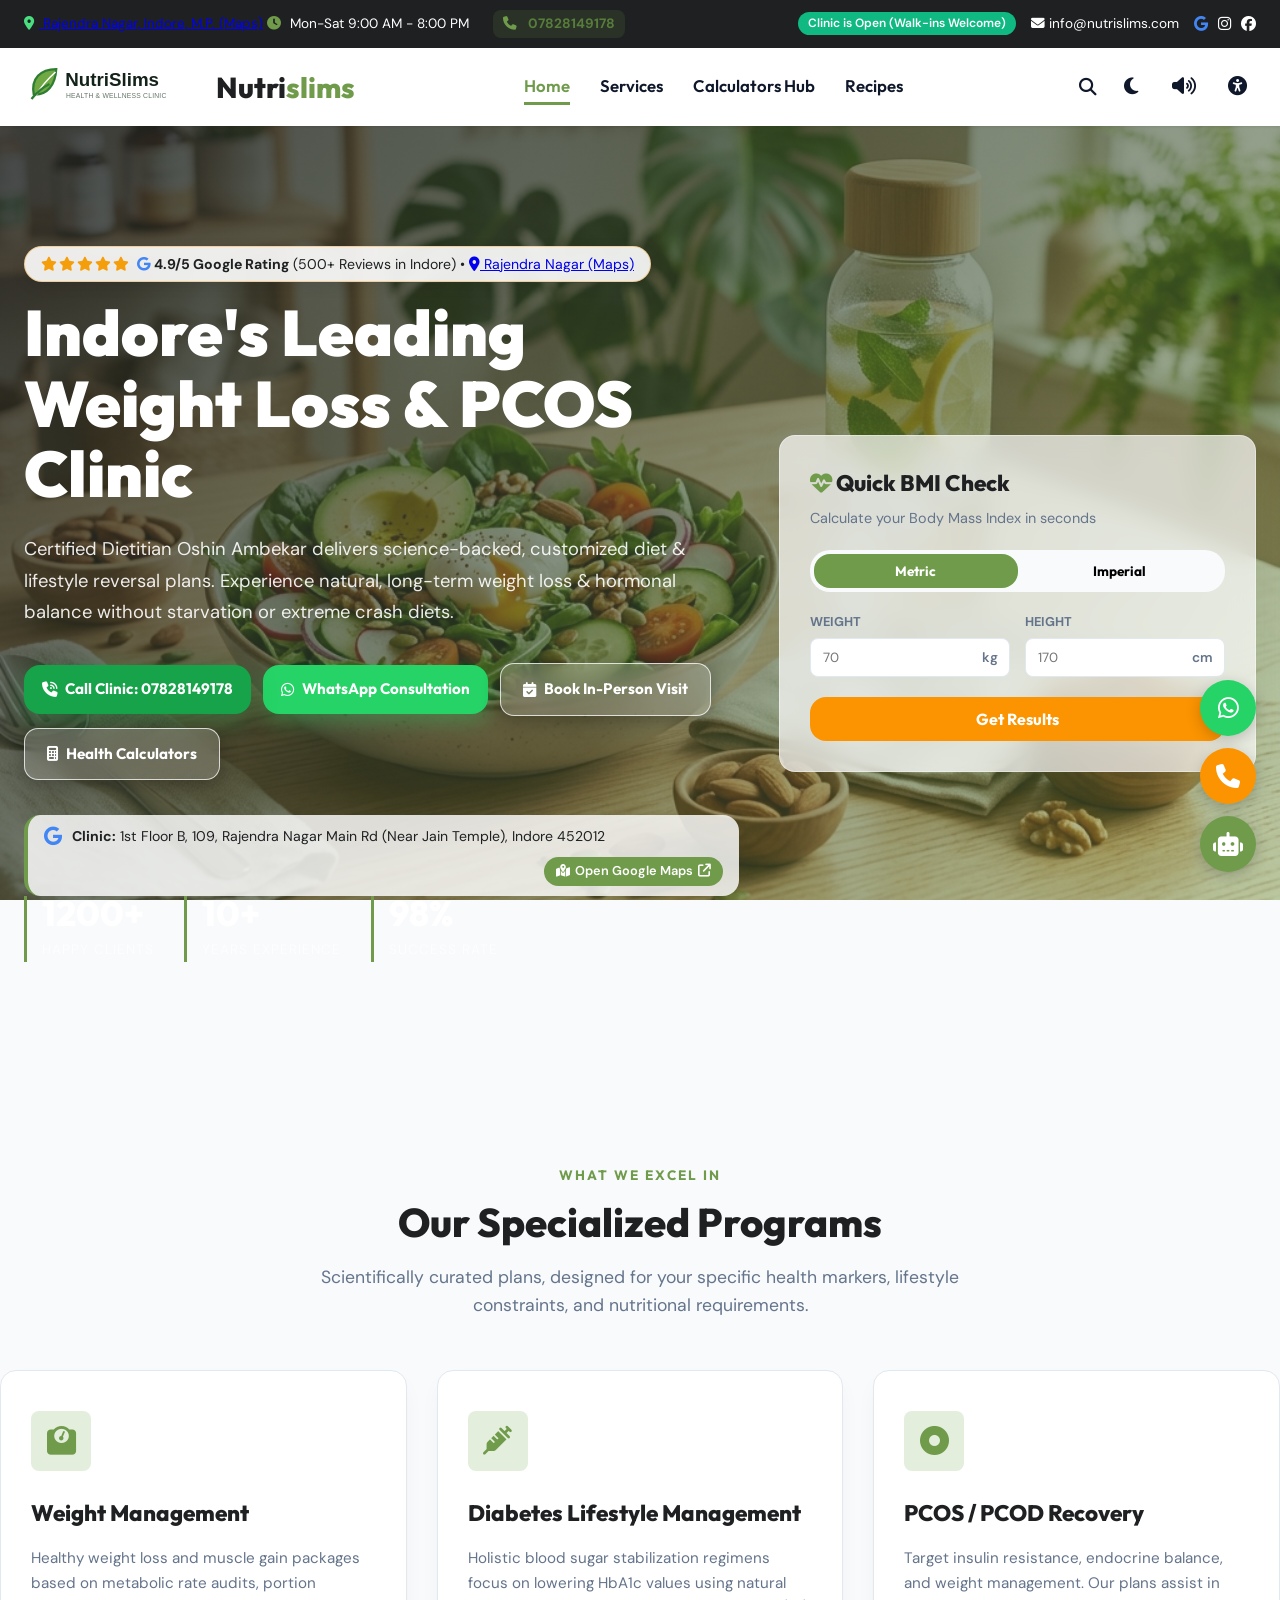
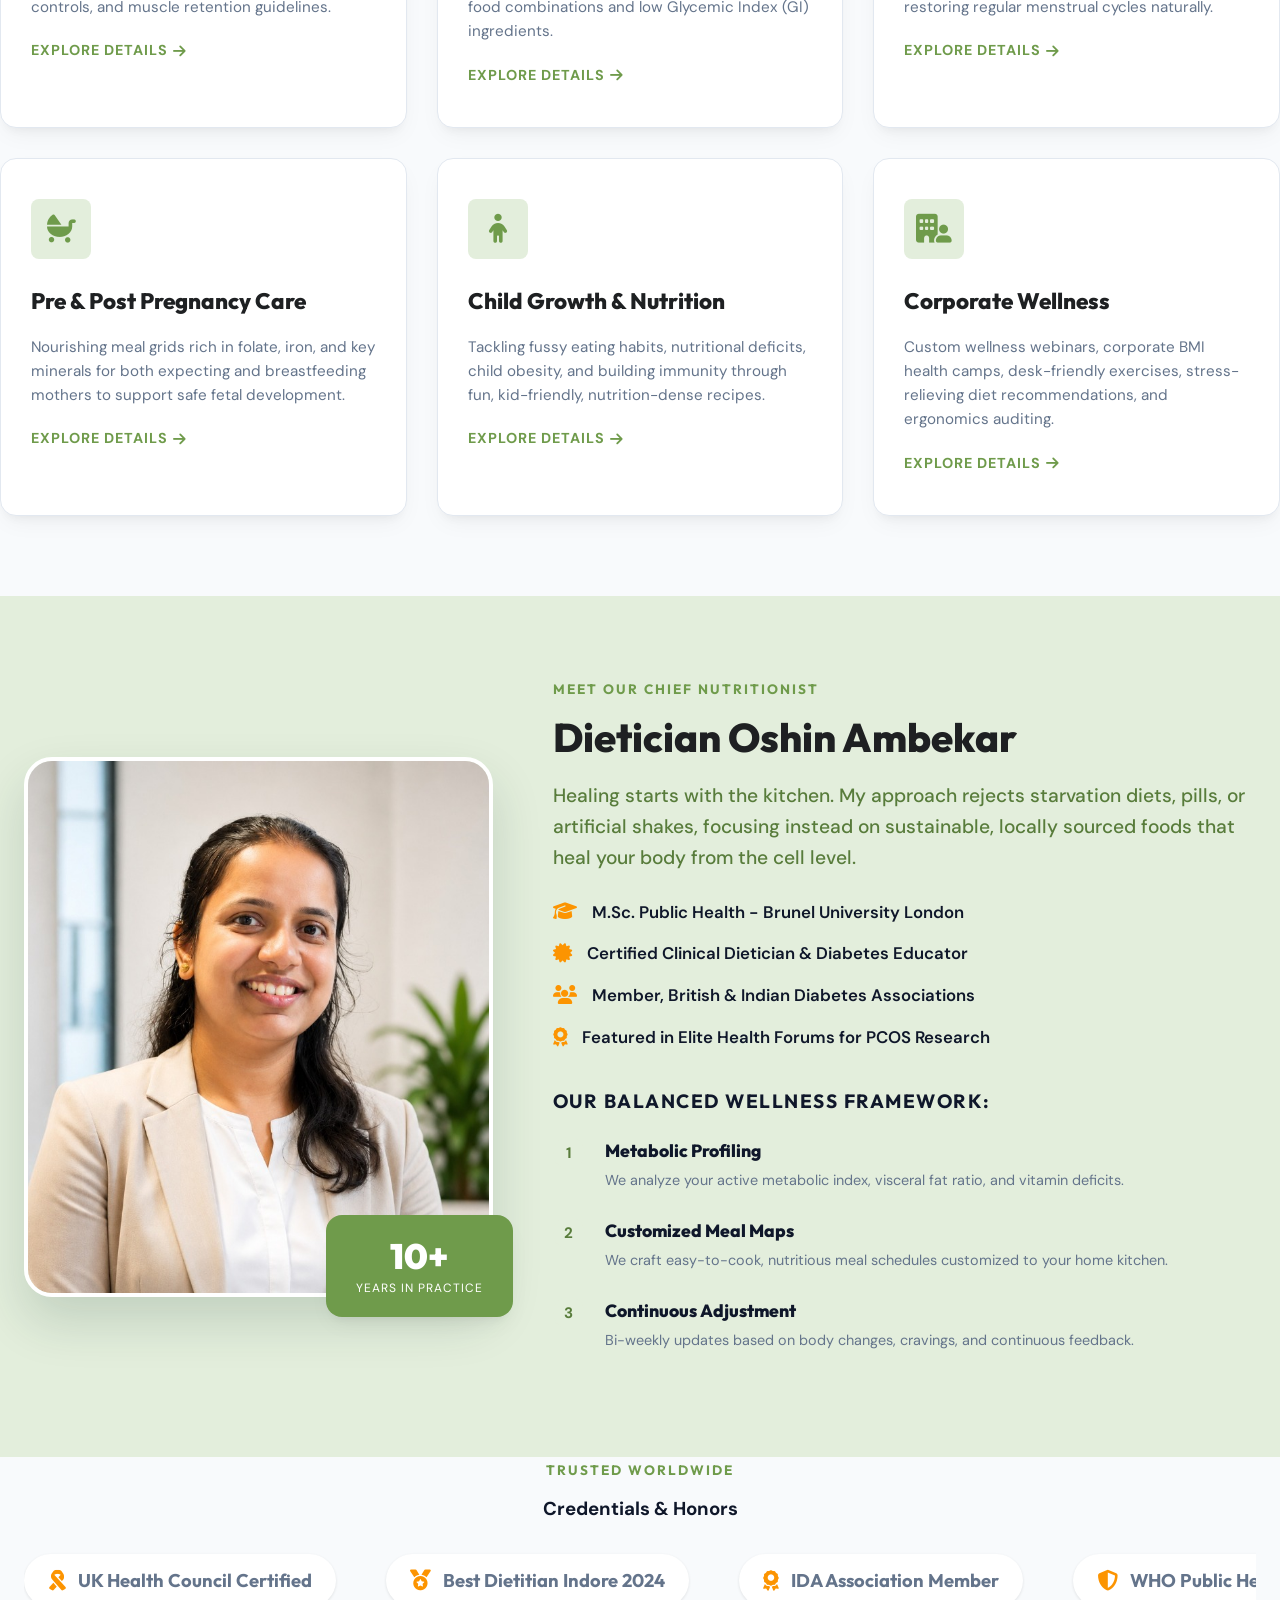
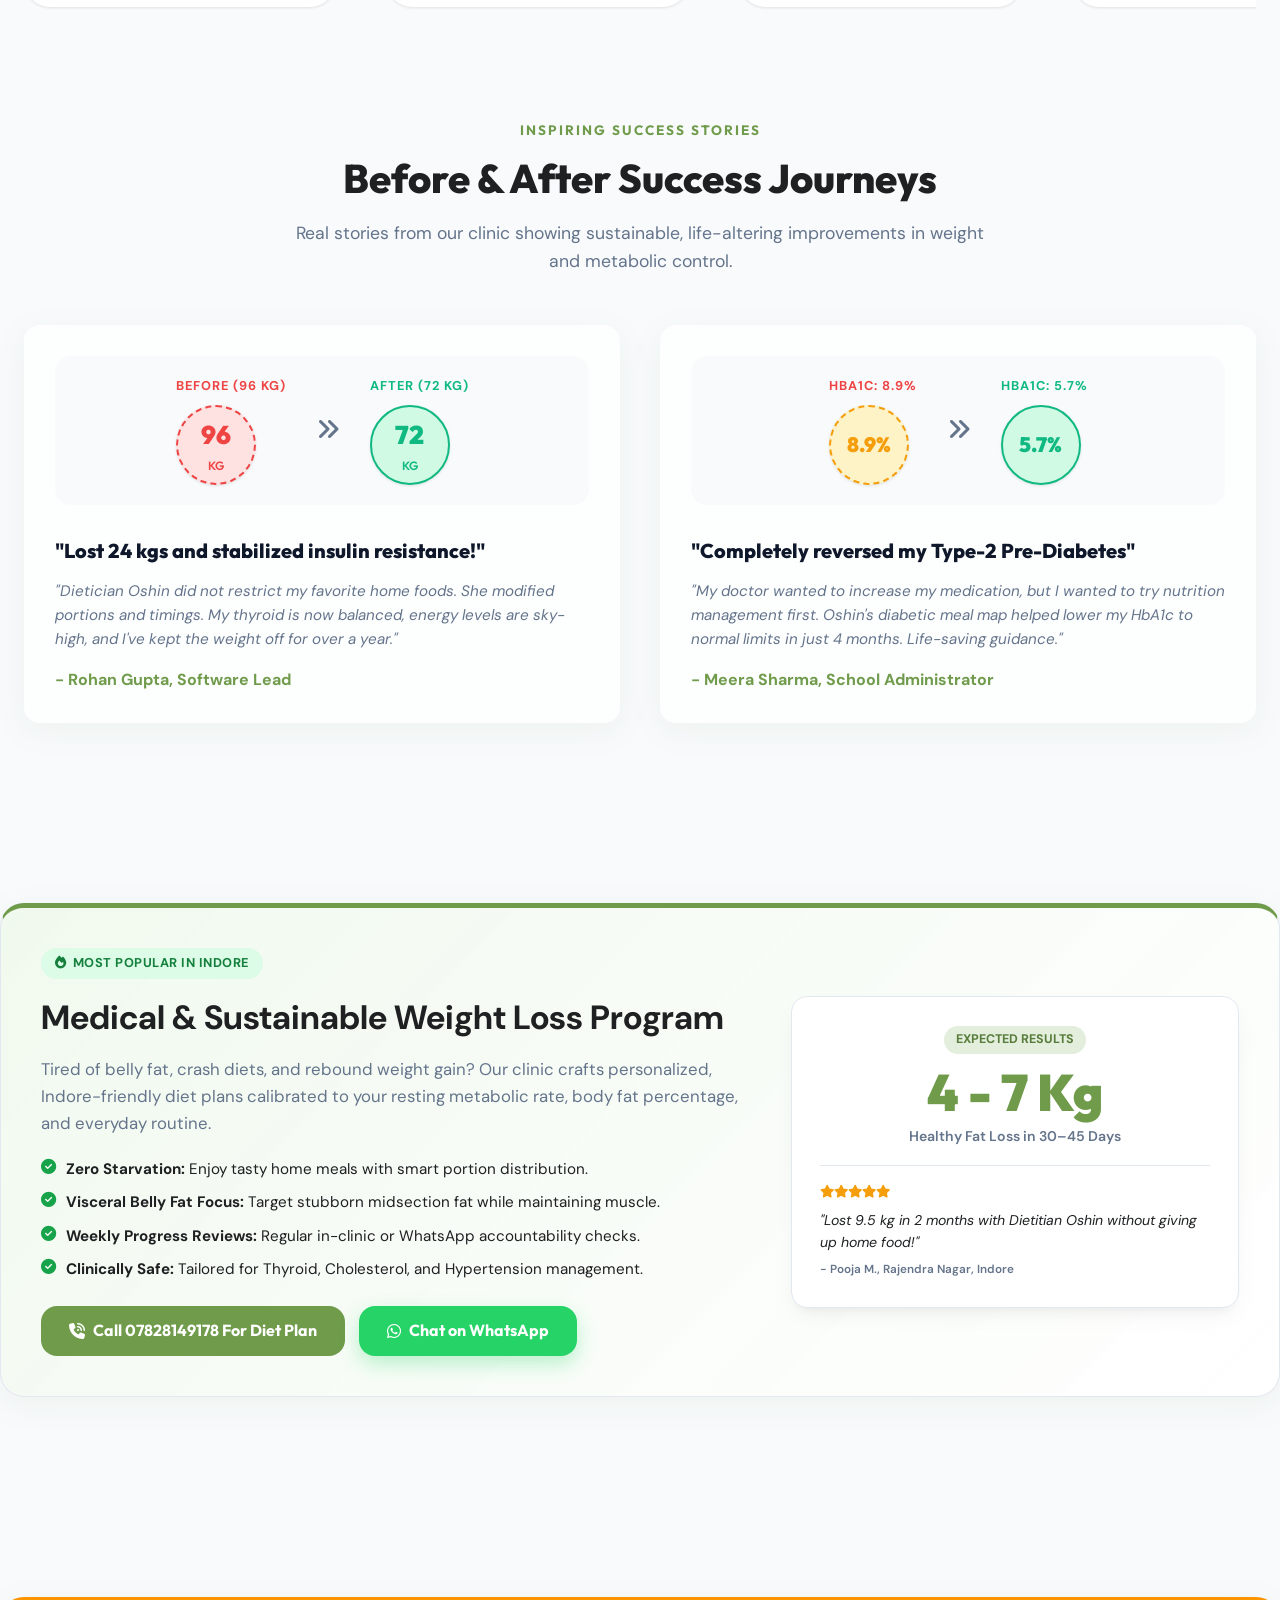
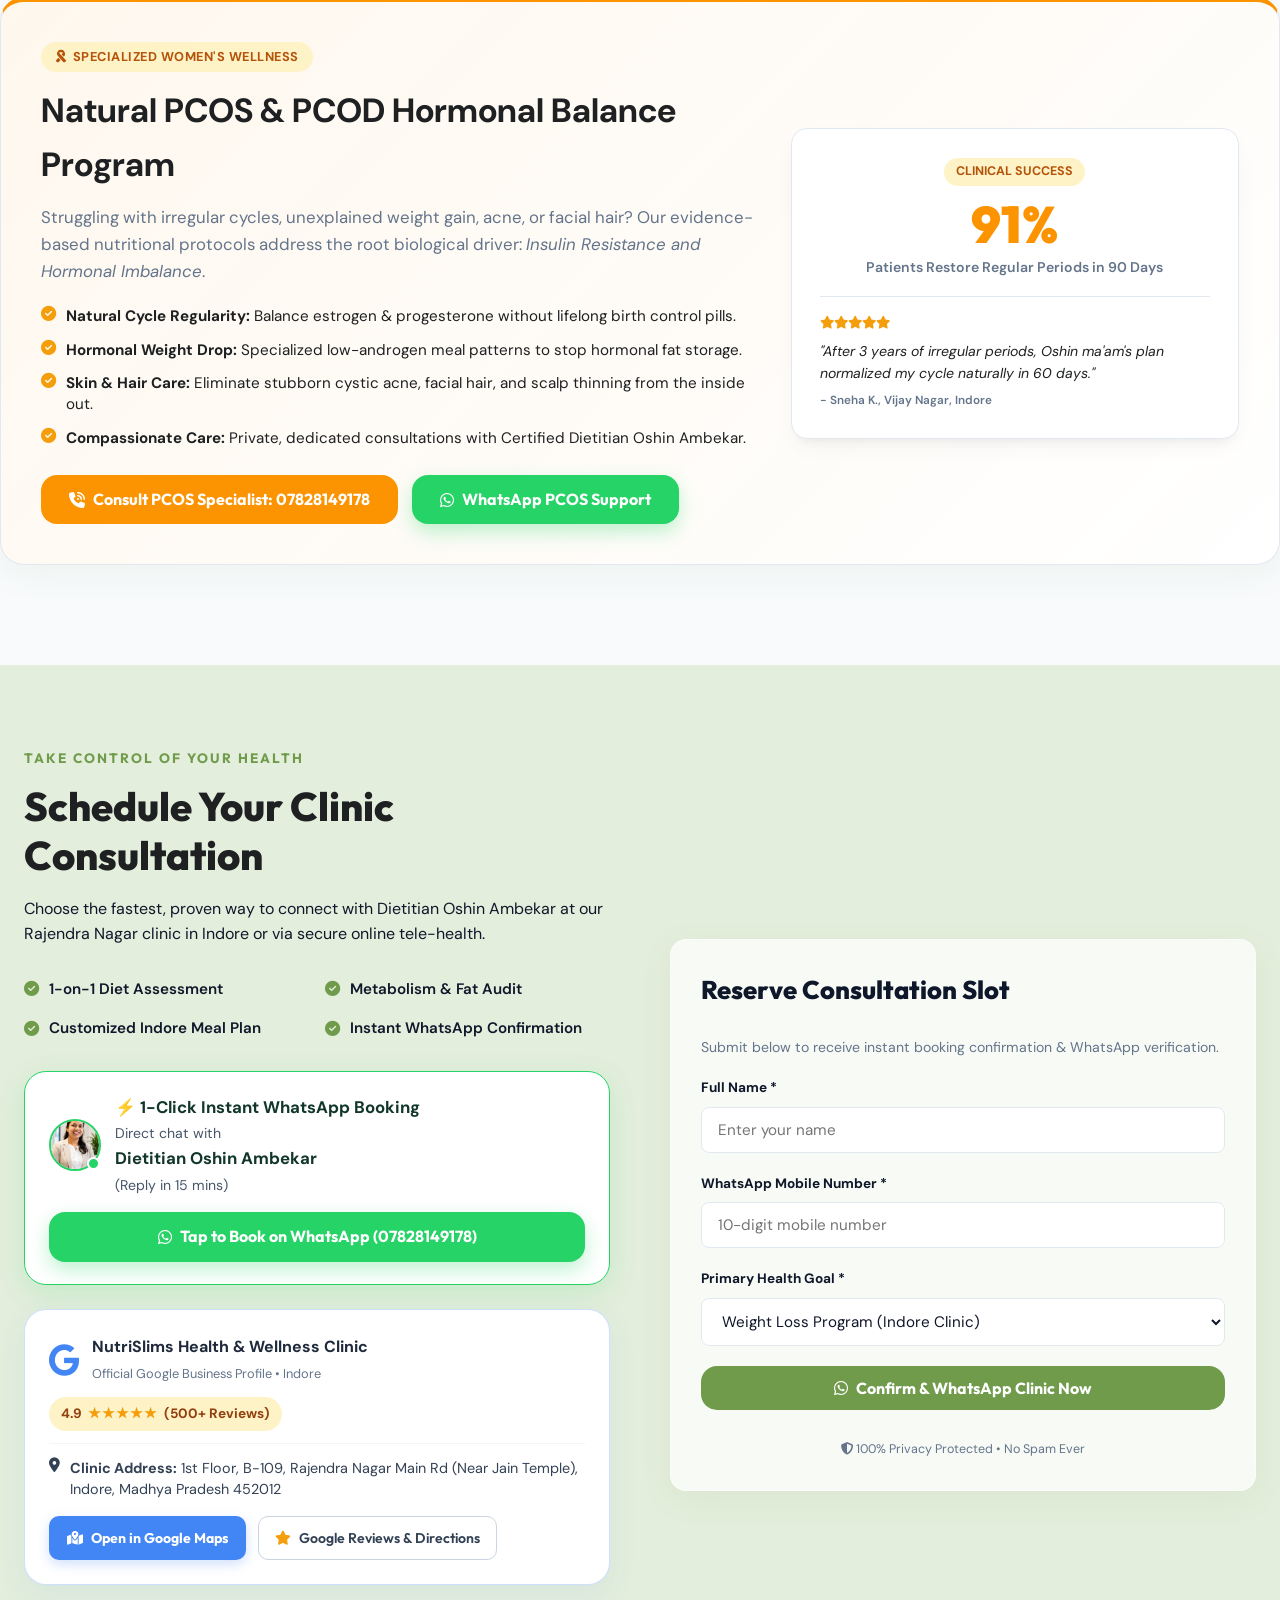
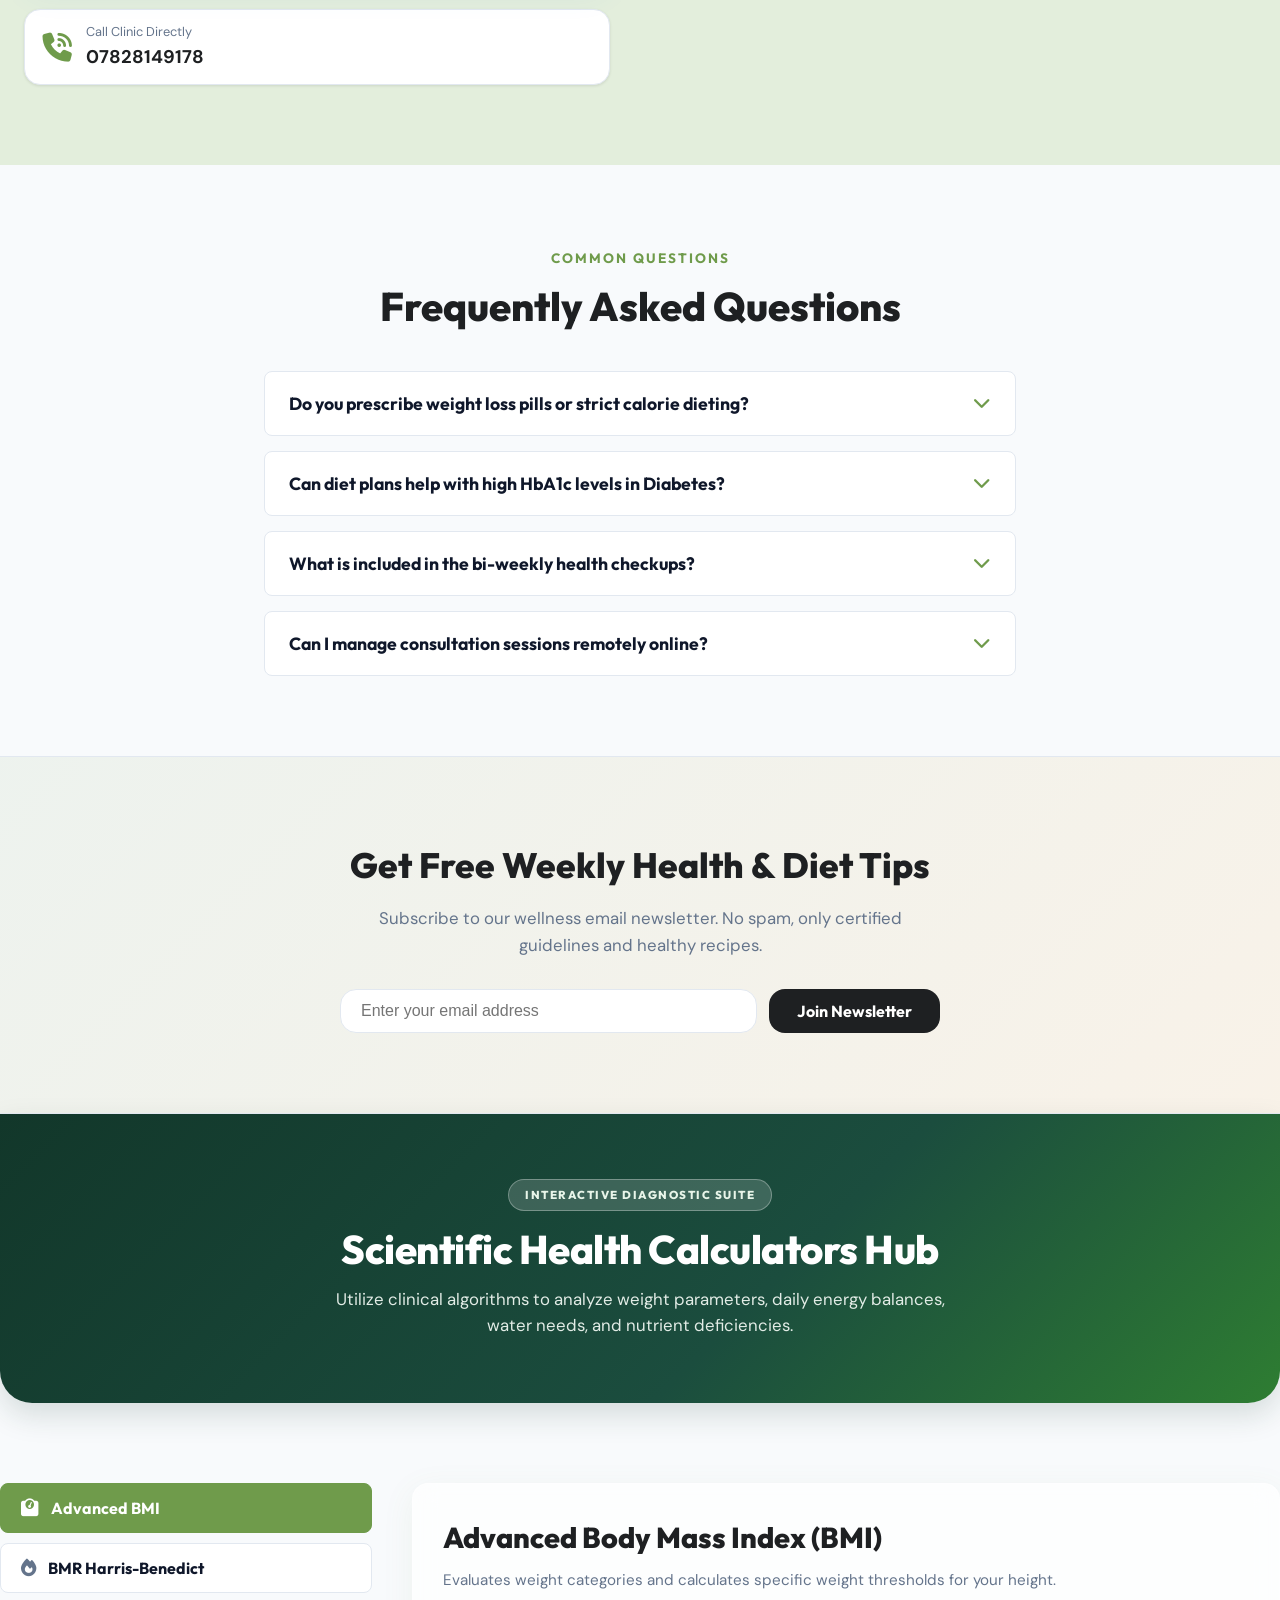
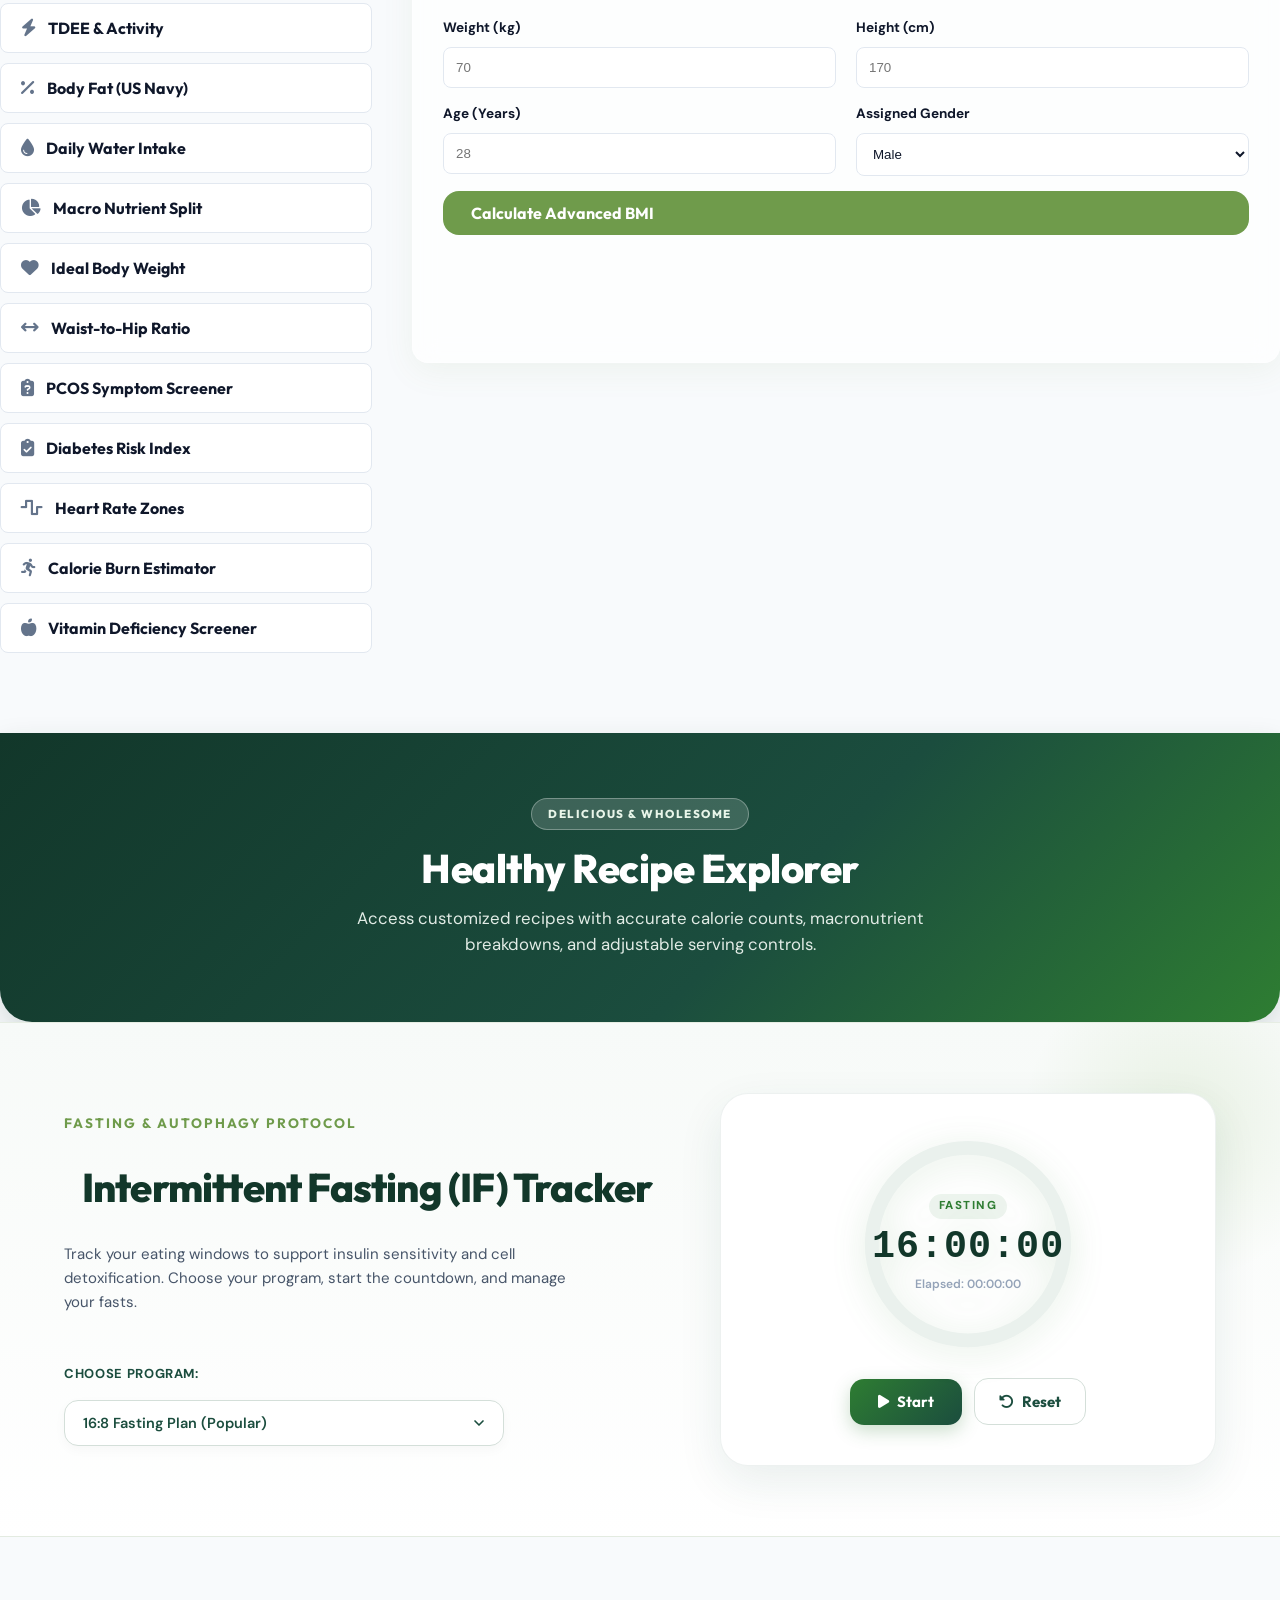
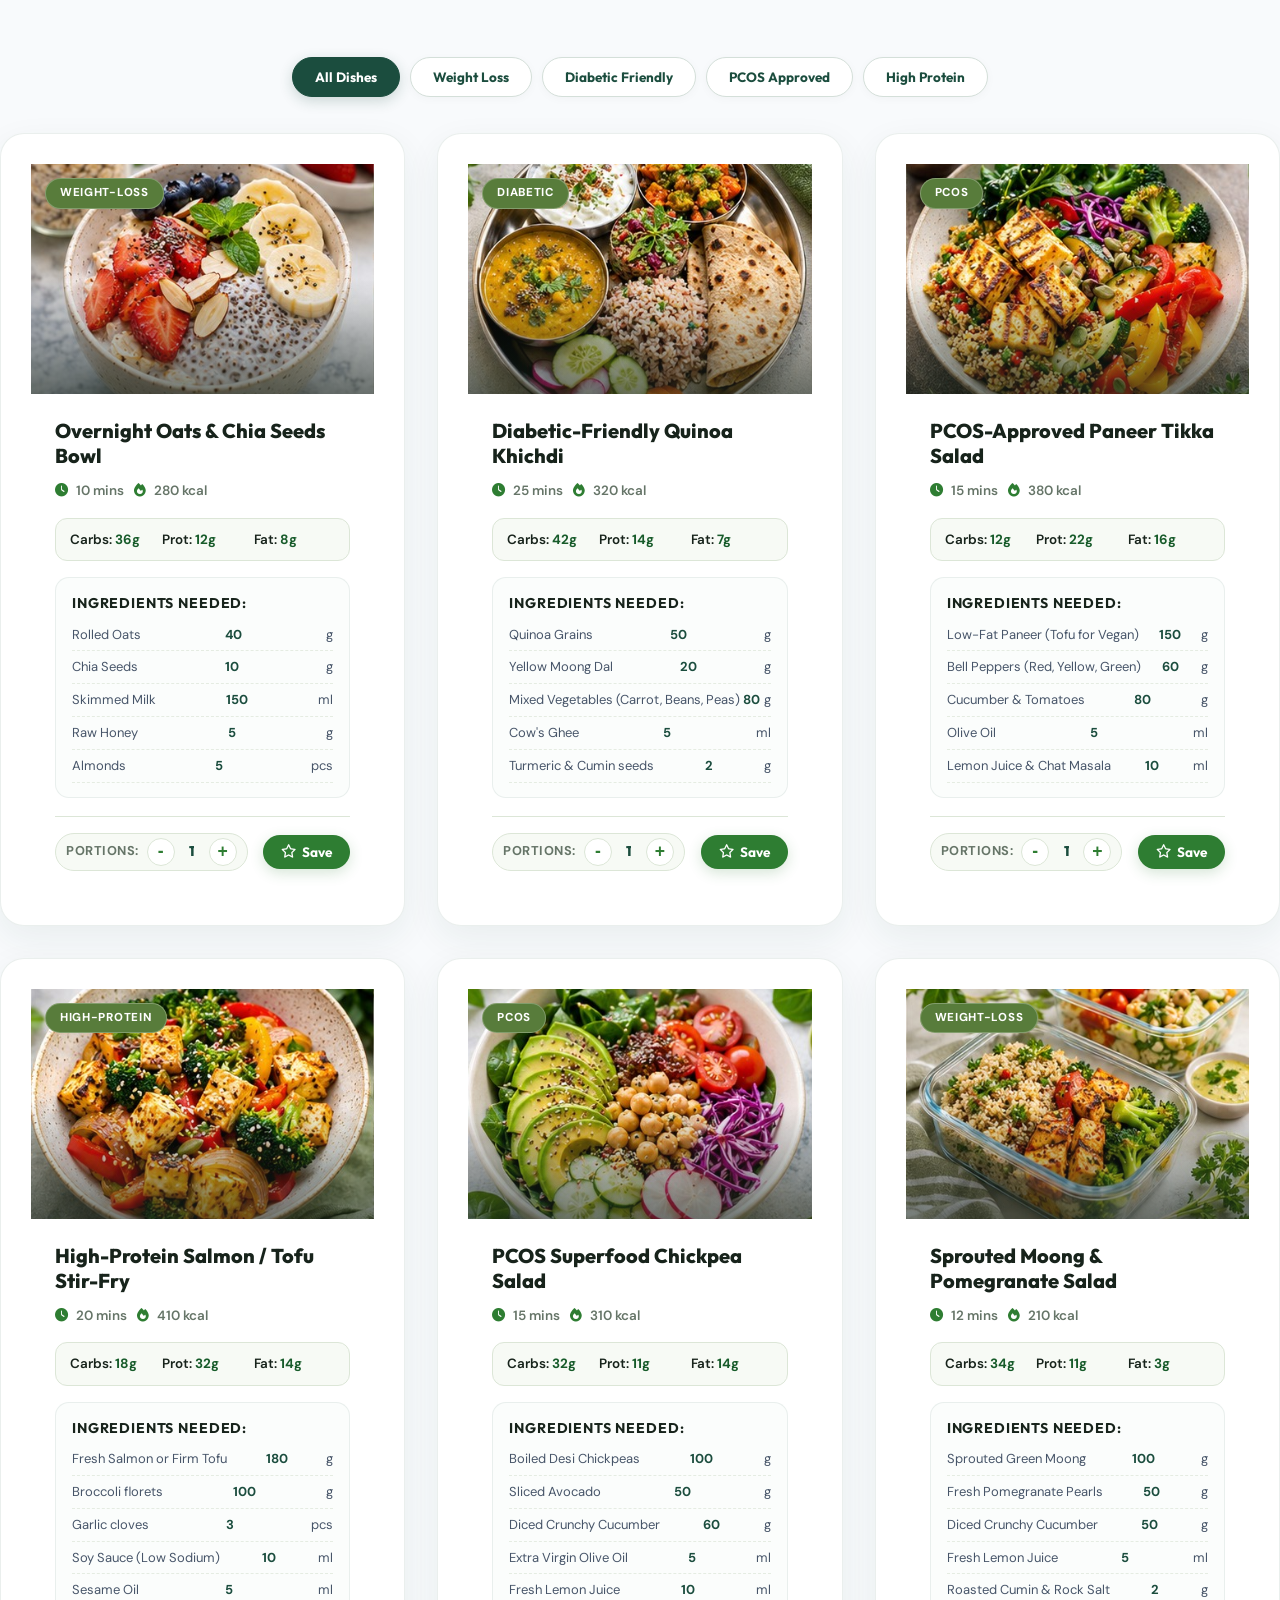
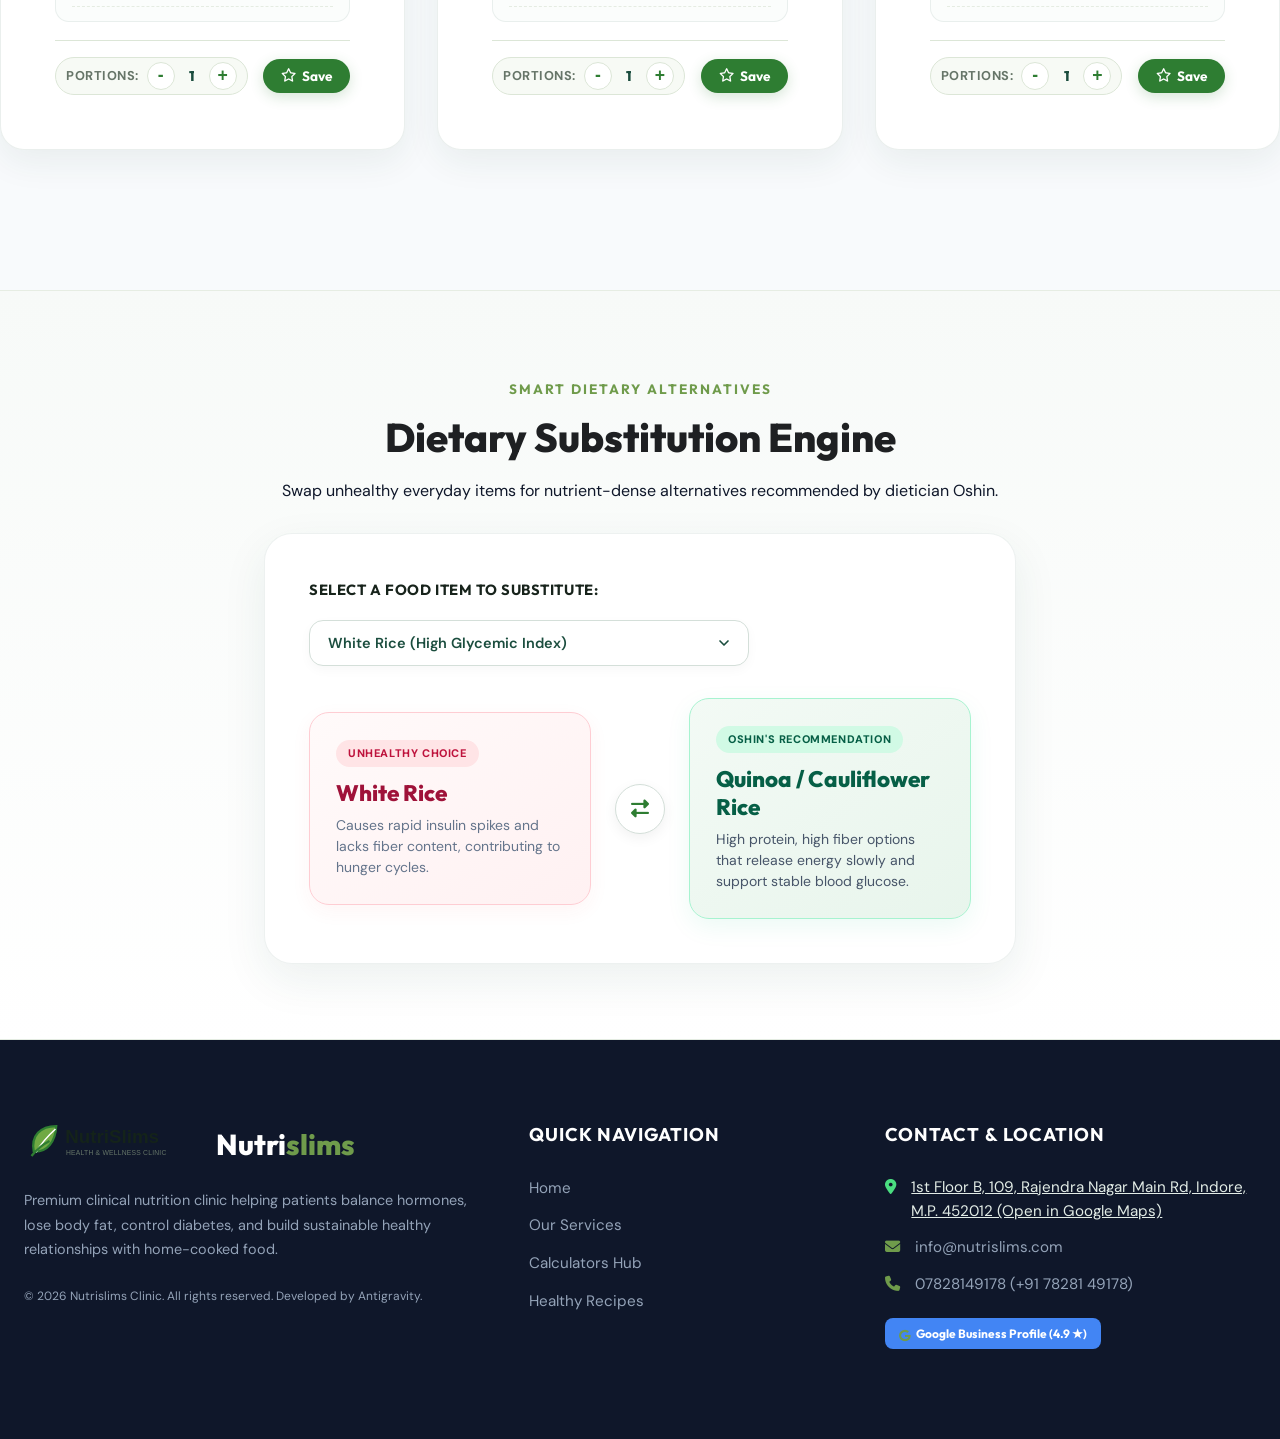
<file: index.html>
<!DOCTYPE html>
<html lang="en">
<head>
    <meta charset="UTF-8">
    <meta name="viewport" content="width=device-width, initial-scale=1.0">
    <title>Nutrislims | Premium Health & Wellness Clinic</title>
    <!-- Google Ads Universal Conversion Tracking (gtag.js) for Account 718-312-3393 -->
    <script async src="https://www.googletagmanager.com/gtag/js?id=AW-7183123393"></script>
    <script>
      window.dataLayer = window.dataLayer || [];
      function gtag(){dataLayer.push(arguments);}
      gtag('js', new Date());
      gtag('config', 'AW-7183123393', {
        'phone_conversion_number': '07828149178',
        'allow_enhanced_conversions': true
      });
    </script>
    <!-- Meta tags for SEO -->
    <meta name="description" content="Nutrislims Health & Wellness Clinic in Indore by Certified Dietician Oshin Ambekar offers personalized diet plans, expert nutritional guidance, and lifestyle support to help you achieve your health goals.">
    <meta name="keywords" content="dietician, nutritionist, Indore, weight loss, PCOS, diabetes management, pre pregnancy nutrition, child nutrition, corporate wellness">
    <meta property="og:title" content="Nutrislims - Health & Wellness Clinic">
    <meta property="og:description" content="Personalized nutrition, diet planning, and metabolic analysis with dietician Oshin Ambekar.">
    <meta property="og:image" content="assets/hero_banner.png">
    <meta property="og:url" content="https://nutrislims.com">
    <link rel="shortcut icon" href="https://nutrislims.com/wp-content/uploads/2025/03/nutrislims-logo-100x100.png" />
    
    <!-- Google Fonts & FontAwesome -->
    <link rel="preconnect" href="https://fonts.googleapis.com">
    <link rel="preconnect" href="https://fonts.gstatic.com" crossorigin>
    <link href="https://fonts.googleapis.com/css2?family=DM+Sans:ital,opsz,wght@0,9..40,100..1000;1,9..40,100..1000&family=Outfit:wght@100..900&family=Barlow+Condensed:ital,wght@0,100;0,200;0,300;0,400;0,500;0,600;0,700;0,800;0,900;1,100;1,200;1,300;1,400;1,500;1,600;1,700;1,800;1,900&display=swap" rel="stylesheet">
    <link rel="stylesheet" href="https://cdnjs.cloudflare.com/ajax/libs/font-awesome/6.4.0/css/all.min.css">
    <link rel="stylesheet" href="styles.css?v=3.3.2">
<style id="super-premium-critical-styles">
/* =================================================================
   NUTRISLIMS SUPER-PREMIUM UX/UI LUXURY DESIGN SYSTEM (v3.1.0)
   ================================================================= */

/* 1. Page Title Banner (Recipes & Tools) */
.page-title-banner {
  background: linear-gradient(135deg, #12372a 0%, #1b4d3e 60%, #2e7d32 100%) !important;
  padding: 65px 20px !important;
  color: #ffffff !important;
  text-align: center !important;
  border-radius: 0 0 32px 32px !important;
  box-shadow: 0 12px 30px rgba(18, 55, 42, 0.15) !important;
}

.page-title-banner .sub-lbl {
  display: inline-block !important;
  background: rgba(255, 255, 255, 0.16) !important;
  border: 1px solid rgba(255, 255, 255, 0.3) !important;
  color: #e8f5e9 !important;
  font-size: 11.5px !important;
  font-weight: 800 !important;
  text-transform: uppercase !important;
  letter-spacing: 1.5px !important;
  padding: 6px 16px !important;
  border-radius: 20px !important;
  margin-bottom: 14px !important;
}

.page-title-banner h1 {
  font-size: 2.6rem !important;
  font-weight: 800 !important;
  color: #ffffff !important;
  letter-spacing: -0.5px !important;
  margin: 0 0 12px 0 !important;
}

.page-title-banner p {
  color: #e2ece6 !important;
  font-size: 1.05rem !important;
  max-width: 650px !important;
  margin: 0 auto !important;
  line-height: 1.55 !important;
}

/* 2. Intermittent Fasting (IF) Tracker Container */
.fasting-timer-container {
  background: linear-gradient(180deg, #f7faf8 0%, #ffffff 100%) !important;
  padding: 70px 20px !important;
}

.fasting-grid {
  display: grid !important;
  grid-template-columns: 1.1fr 0.9fr !important;
  gap: 50px !important;
  align-items: center !important;
  max-width: var(--max-w, 1200px) !important;
  margin: 0 auto !important;
}

@media (max-width: 900px) {
  .fasting-grid {
    grid-template-columns: 1fr !important;
    gap: 36px !important;
  }
}

.fasting-info-left .badge-mini {
  background: rgba(46, 125, 50, 0.1) !important;
  color: #2e7d32 !important;
  border: 1px solid rgba(46, 125, 50, 0.22) !important;
  border-radius: 20px !important;
  font-size: 12px !important;
  font-weight: 800 !important;
  padding: 5px 14px !important;
  display: inline-block !important;
  margin-bottom: 14px !important;
  text-transform: uppercase !important;
  letter-spacing: 0.8px !important;
}

.fasting-info-left h2 {
  font-size: 2.2rem !important;
  font-weight: 800 !important;
  color: #12372a !important;
  margin-bottom: 14px !important;
  line-height: 1.25 !important;
}

.fasting-info-left p {
  font-size: 15px !important;
  color: #475569 !important;
  line-height: 1.6 !important;
  margin-bottom: 24px !important;
}

.fasting-selectors label {
  display: block !important;
  font-size: 13px !important;
  font-weight: 700 !important;
  color: #1b4d3e !important;
  margin-bottom: 8px !important;
}

.fasting-selectors select,
#fast-plan-type,
#swap-source-select {
  width: 100% !important;
  max-width: 440px !important;
  border: 1.5px solid #d4dfd9 !important;
  border-radius: 14px !important;
  padding: 13px 44px 13px 18px !important;
  font-size: 14.5px !important;
  font-weight: 600 !important;
  color: #1b4d3e !important;
  background: #ffffff url("data:image/svg+xml,%3Csvg xmlns='http://www.w3.org/2000/svg' width='16' height='16' viewBox='0 0 24 24' fill='none' stroke='%231b4d3e' stroke-width='2.5' stroke-linecap='round' stroke-linejoin='round'%3E%3Cpolyline points='6 9 12 15 18 9'%3E%3C/polyline%3E%3C/svg%3E") no-repeat calc(100% - 16px) center !important;
  appearance: none !important;
  -webkit-appearance: none !important;
  box-shadow: 0 4px 12px rgba(0,0,0,0.03) !important;
  transition: border-color 0.2s ease, box-shadow 0.2s ease !important;
}

.fasting-selectors select:focus,
#fast-plan-type:focus,
#swap-source-select:focus {
  border-color: #2e7d32 !important;
  box-shadow: 0 0 0 3px rgba(46, 125, 50, 0.15) !important;
  outline: none !important;
}

/* Fasting Timer Card */
.fasting-timer-right.glass-card {
  background: #ffffff !important;
  border-radius: 28px !important;
  padding: 40px !important;
  box-shadow: 0 16px 45px rgba(27, 77, 62, 0.09) !important;
  border: 1px solid rgba(27, 77, 62, 0.08) !important;
  text-align: center !important;
}

.timer-circle-widget {
  position: relative !important;
  width: 220px !important;
  height: 220px !important;
  margin: 0 auto 24px auto !important;
}

.timer-svg-ring {
  width: 100% !important;
  height: 100% !important;
  transform: rotate(-90deg) !important;
}

.ring-track {
  fill: none !important;
  stroke: #eaf1ed !important;
  stroke-width: 10 !important;
}

.ring-fill {
  fill: none !important;
  stroke: #2e7d32 !important;
  stroke-width: 10 !important;
  stroke-linecap: round !important;
  stroke-dasharray: 440 !important;
  stroke-dashoffset: 440 !important;
  transition: stroke-dashoffset 0.5s ease !important;
}

.timer-center-text {
  position: absolute !important;
  top: 0 !important;
  left: 0 !important;
  width: 100% !important;
  height: 100% !important;
  transform: none !important;
  display: flex !important;
  flex-direction: column !important;
  align-items: center !important;
  justify-content: center !important;
}

.timer-status {
  font-size: 11.5px !important;
  font-weight: 800 !important;
  letter-spacing: 1.5px !important;
  text-transform: uppercase !important;
  color: #2e7d32 !important;
  margin-bottom: 4px !important;
}

.timer-clock {
  font-size: 2.4rem !important;
  font-weight: 800 !important;
  color: #12372a !important;
  font-family: monospace, sans-serif !important;
  letter-spacing: 1px !important;
}

.timer-subtxt {
  font-size: 12px !important;
  font-weight: 600 !important;
  color: #94a3b8 !important;
  margin-top: 4px !important;
}

.timer-controls {
  display: flex !important;
  gap: 12px !important;
  justify-content: center !important;
  align-items: center !important;
}

#fast-start-btn {
  background: linear-gradient(135deg, #2e7d32, #1b4d3e) !important;
  color: #ffffff !important;
  border-radius: 14px !important;
  padding: 13px 28px !important;
  font-weight: 700 !important;
  font-size: 15px !important;
  border: none !important;
  box-shadow: 0 6px 18px rgba(46, 125, 50, 0.25) !important;
  cursor: pointer !important;
  transition: all 0.2s ease !important;
}

#fast-start-btn:hover {
  transform: translateY(-2px) !important;
  box-shadow: 0 8px 24px rgba(46, 125, 50, 0.35) !important;
}

#fast-pause-btn {
  background: #eab308 !important;
  color: #ffffff !important;
  border-radius: 14px !important;
  padding: 13px 28px !important;
  font-weight: 700 !important;
  font-size: 15px !important;
  border: none !important;
  cursor: pointer !important;
}

#fast-reset-btn {
  background: #ffffff !important;
  color: #1b4d3e !important;
  border: 1.5px solid #d4dfd9 !important;
  border-radius: 14px !important;
  padding: 13px 24px !important;
  font-weight: 700 !important;
  font-size: 15px !important;
  cursor: pointer !important;
  transition: all 0.2s ease !important;
}

#fast-reset-btn:hover {
  background: #f8faf9 !important;
  border-color: #1b4d3e !important;
}

/* 3. Recipes Filter & Grid System */
.recipe-filters-wrapper {
  display: flex !important;
  flex-wrap: wrap !important;
  gap: 10px !important;
  justify-content: center !important;
  margin: 40px auto 36px auto !important;
}

.recipe-filters-wrapper .filter-btn {
  background: #ffffff !important;
  border: 1.5px solid #d4dfd9 !important;
  color: #1b4d3e !important;
  padding: 10px 22px !important;
  border-radius: 24px !important;
  font-weight: 700 !important;
  font-size: 13.5px !important;
  cursor: pointer !important;
  transition: all 0.2s ease !important;
}

.recipe-filters-wrapper .filter-btn:hover,
.recipe-filters-wrapper .filter-btn.active {
  background: #1b4d3e !important;
  border-color: #1b4d3e !important;
  color: #ffffff !important;
  box-shadow: 0 4px 14px rgba(27, 77, 62, 0.2) !important;
}

.recipes-grid {
  display: grid !important;
  grid-template-columns: repeat(auto-fill, minmax(360px, 1fr)) !important;
  gap: 32px !important;
  margin-bottom: 60px !important;
}

@media (max-width: 768px) {
  .recipes-grid {
    grid-template-columns: 1fr !important;
    gap: 24px !important;
  }
}

/* 4. Luxury Recipe Card Component */
.recipe-card.glass-card {
  background: #ffffff !important;
  border-radius: 24px !important;
  border: 1px solid rgba(27, 77, 62, 0.09) !important;
  box-shadow: 0 12px 35px rgba(27, 77, 62, 0.07) !important;
  overflow: hidden !important;
  display: flex !important;
  flex-direction: column !important;
  transition: transform 0.25s ease, box-shadow 0.25s ease !important;
}

.recipe-card.glass-card:hover {
  transform: translateY(-6px) !important;
  box-shadow: 0 20px 45px rgba(27, 77, 62, 0.14) !important;
}

.recipe-card-img-wrap {
  position: relative !important;
  width: 100% !important;
  height: 220px !important;
  overflow: hidden !important;
  background: #eef5f1 !important;
}

.recipe-card-image {
  width: 100% !important;
  height: 100% !important;
  object-fit: cover !important;
  display: block !important;
  transition: transform 0.35s ease !important;
}

.recipe-card.glass-card:hover .recipe-card-image {
  transform: scale(1.04) !important;
}

.recipe-badge-category {
  position: absolute !important;
  top: 14px !important;
  left: 14px !important;
  padding: 6px 14px !important;
  border-radius: 20px !important;
  font-size: 11px !important;
  font-weight: 800 !important;
  letter-spacing: 0.8px !important;
  text-transform: uppercase !important;
  color: #ffffff !important;
  background: rgba(27, 77, 62, 0.9) !important;
  backdrop-filter: blur(8px) !important;
  box-shadow: 0 4px 12px rgba(0, 0, 0, 0.18) !important;
}

.recipe-badge-category.weight-loss { background: linear-gradient(135deg, #1b4d3e, #2e7d32) !important; }
.recipe-badge-category.diabetic    { background: linear-gradient(135deg, #0284c7, #0369a1) !important; }
.recipe-badge-category.pcos        { background: linear-gradient(135deg, #7c3aed, #6d28d9) !important; }
.recipe-badge-category.high-protein{ background: linear-gradient(135deg, #d97706, #b45309) !important; }

.recipe-card-body {
  padding: 24px !important;
  display: flex !important;
  flex-direction: column !important;
  flex-grow: 1 !important;
}

.recipe-title {
  font-size: 1.25rem !important;
  font-weight: 800 !important;
  color: #12372a !important;
  line-height: 1.35 !important;
  margin: 0 0 12px 0 !important;
}

.recipe-meta-row {
  display: flex !important;
  gap: 10px !important;
  margin-bottom: 16px !important;
  align-items: center !important;
}

.meta-pill {
  display: inline-flex !important;
  align-items: center !important;
  gap: 6px !important;
  font-size: 13px !important;
  font-weight: 600 !important;
  color: #475569 !important;
  background: #f8fafc !important;
  padding: 5px 12px !important;
  border-radius: 12px !important;
  border: 1px solid #e2e8f0 !important;
}

.meta-pill.cal-pill {
  color: #ea580c !important;
  background: #fff7ed !important;
  border-color: #ffedd5 !important;
}

.recipe-nutrients-badge {
  display: grid !important;
  grid-template-columns: repeat(3, 1fr) !important;
  gap: 10px !important;
  margin-bottom: 16px !important;
}

.nutrient-chip {
  padding: 10px 8px !important;
  border-radius: 14px !important;
  text-align: center !important;
  display: flex !important;
  flex-direction: column !important;
  gap: 2px !important;
}

.nutrient-chip span {
  font-size: 11px !important;
  font-weight: 700 !important;
  text-transform: uppercase !important;
  letter-spacing: 0.5px !important;
}

.nutrient-chip strong {
  font-size: 15px !important;
  font-weight: 800 !important;
}

.nutrient-chip.carb-chip { background: #fefce8 !important; color: #854d0e !important; border: 1px solid #fef08a !important; }
.nutrient-chip.prot-chip { background: #f0fdf4 !important; color: #166534 !important; border: 1px solid #bbf7d0 !important; }
.nutrient-chip.fat-chip  { background: #f8fafc !important; color: #334155 !important; border: 1px solid #e2e8f0 !important; }

.recipe-ingredients-box {
  background: #fbfdfc !important;
  border: 1px solid rgba(27, 77, 62, 0.08) !important;
  border-radius: 14px !important;
  padding: 14px 16px !important;
  margin-bottom: 18px !important;
}

.ing-header-label {
  display: block !important;
  font-size: 12px !important;
  font-weight: 800 !important;
  color: #1b4d3e !important;
  text-transform: uppercase !important;
  letter-spacing: 0.6px !important;
  margin-bottom: 8px !important;
}

.recipe-ing-list {
  list-style: none !important;
  padding: 0 !important;
  margin: 0 !important;
  display: flex !important;
  flex-direction: column !important;
  gap: 6px !important;
}

.ing-item {
  display: flex !important;
  justify-content: space-between !important;
  font-size: 13px !important;
  color: #475569 !important;
}

.ing-qty-val {
  font-weight: 700 !important;
  color: #1b4d3e !important;
}

.recipe-portion-action {
  display: flex !important;
  justify-content: space-between !important;
  align-items: center !important;
  margin-top: auto !important;
  padding-top: 14px !important;
  border-top: 1px solid #f1f5f9 !important;
}

.portion-stepper {
  display: inline-flex !important;
  align-items: center !important;
  gap: 8px !important;
  background: #f1f5f9 !important;
  padding: 4px 10px !important;
  border-radius: 12px !important;
}

.portion-title {
  font-size: 12px !important;
  font-weight: 600 !important;
  color: #64748b !important;
}

.portion-btn {
  width: 28px !important;
  height: 28px !important;
  border-radius: 8px !important;
  border: none !important;
  background: #ffffff !important;
  color: #1b4d3e !important;
  font-weight: 800 !important;
  font-size: 15px !important;
  cursor: pointer !important;
  display: flex !important;
  align-items: center !important;
  justify-content: center !important;
  box-shadow: 0 2px 4px rgba(0,0,0,0.06) !important;
  transition: all 0.15s ease !important;
}

.portion-btn:hover {
  background: #1b4d3e !important;
  color: #ffffff !important;
}

.portion-val {
  font-size: 14px !important;
  font-weight: 800 !important;
  color: #1b4d3e !important;
  min-width: 18px !important;
  text-align: center !important;
}

.save-recipe-btn {
  display: inline-flex !important;
  align-items: center !important;
  gap: 6px !important;
  padding: 8px 16px !important;
  border-radius: 12px !important;
  border: 1.5px solid #2e7d32 !important;
  color: #2e7d32 !important;
  background: transparent !important;
  font-size: 13px !important;
  font-weight: 700 !important;
  cursor: pointer !important;
  transition: all 0.2s ease !important;
}

.save-recipe-btn:hover {
  background: #2e7d32 !important;
  color: #ffffff !important;
}

/* 5. Dietary Substitution Engine */
.diet-swapper-section {
  padding: 85px 20px 75px 20px !important;
  background: linear-gradient(180deg, #f7faf8 0%, #ffffff 100%) !important;
}

.swapper-box.glass-card {
  background: #ffffff !important;
  border-radius: 28px !important;
  padding: 44px !important;
  box-shadow: 0 16px 45px rgba(27, 77, 62, 0.08) !important;
  border: 1px solid rgba(27, 77, 62, 0.08) !important;
  max-width: 860px !important;
  margin: 30px auto 0 auto !important;
}

.swap-results-wrapper {
  display: grid !important;
  grid-template-columns: 1fr 50px 1fr !important;
  gap: 24px !important;
  align-items: center !important;
  margin-top: 32px !important;
}

@media (max-width: 768px) {
  .swap-results-wrapper {
    grid-template-columns: 1fr !important;
    gap: 16px !important;
  }
}

.swap-panel {
  padding: 26px !important;
  border-radius: 20px !important;
  text-align: left !important;
}

.swap-panel.from {
  background: linear-gradient(145deg, #fffafa 0%, #fff1f2 100%) !important;
  border: 1.5px solid #fecdd3 !important;
}

.swap-panel.from h4 {
  display: inline-block !important;
  font-size: 11px !important;
  font-weight: 800 !important;
  text-transform: uppercase !important;
  letter-spacing: 0.6px !important;
  background: #ffe4e6 !important;
  color: #be123c !important;
  padding: 5px 12px !important;
  border-radius: 20px !important;
  margin-bottom: 12px !important;
}

.swap-panel.from span {
  display: block !important;
  font-size: 1.4rem !important;
  font-weight: 800 !important;
  color: #9f1239 !important;
  margin-bottom: 8px !important;
}

.swap-panel.from p {
  font-size: 14px !important;
  color: #64748b !important;
  line-height: 1.5 !important;
  margin: 0 !important;
}

.swap-arrow {
  width: 50px !important;
  height: 50px !important;
  border-radius: 50% !important;
  background: #ffffff !important;
  border: 1.5px solid #d4dfd9 !important;
  box-shadow: 0 4px 14px rgba(0,0,0,0.06) !important;
  display: flex !important;
  align-items: center !important;
  justify-content: center !important;
  color: #2e7d32 !important;
  font-size: 18px !important;
  margin: 0 auto !important;
}

.swap-panel.to {
  background: linear-gradient(145deg, #f3faf5 0%, #e8f5ec 100%) !important;
  border: 1.5px solid #a7f3d0 !important;
}

.swap-panel.to h4 {
  display: inline-block !important;
  font-size: 11px !important;
  font-weight: 800 !important;
  text-transform: uppercase !important;
  letter-spacing: 0.6px !important;
  background: #d1fae5 !important;
  color: #065f46 !important;
  padding: 5px 12px !important;
  border-radius: 20px !important;
  margin-bottom: 12px !important;
}

.swap-panel.to span {
  display: block !important;
  font-size: 1.4rem !important;
  font-weight: 800 !important;
  color: #065f46 !important;
  margin-bottom: 8px !important;
}

.swap-panel.to p {
  font-size: 14px !important;
  color: #475569 !important;
  line-height: 1.5 !important;
  margin: 0 !important;
}


/* 7. Super-Premium Hero Buttons & Google Business Integration (v3.3.0) */
.hero-cta-buttons .hero-glass-btn,
.hero-cta-buttons .outline-btn {
  background: rgba(255, 255, 255, 0.18) !important;
  backdrop-filter: blur(12px) !important;
  -webkit-backdrop-filter: blur(12px) !important;
  border: 1.5px solid rgba(255, 255, 255, 0.75) !important;
  color: #ffffff !important;
  font-weight: 700 !important;
  box-shadow: 0 4px 18px rgba(0, 0, 0, 0.28) !important;
  border-radius: 14px !important;
  padding: 13px 22px !important;
  transition: all 0.25s cubic-bezier(0.16, 1, 0.3, 1) !important;
  display: inline-flex !important;
  align-items: center !important;
  gap: 8px !important;
  text-decoration: none !important;
}

.hero-cta-buttons .hero-glass-btn:hover,
.hero-cta-buttons .outline-btn:hover {
  background: #ffffff !important;
  color: #12372a !important;
  border-color: #ffffff !important;
  transform: translateY(-2px) !important;
  box-shadow: 0 8px 26px rgba(255, 255, 255, 0.4) !important;
}

.dietician-image-wrapper {
  position: relative !important;
  border-radius: 28px !important;
}

.diet-avatar {
  width: 100% !important;
  max-height: 540px !important;
  border-radius: 28px !important;
  object-fit: cover !important;
  object-position: top center !important;
  box-shadow: 0 24px 50px rgba(18, 55, 42, 0.16) !important;
  border: 4px solid #ffffff !important;
  display: block !important;
}

.whatsapp-instant-box {
  background: #ffffff !important;
  border: 1.5px solid #25D366 !important;
  border-radius: 22px !important;
  padding: 22px 24px !important;
  margin-top: 24px !important;
  box-shadow: 0 8px 28px rgba(37, 211, 102, 0.16) !important;
}

.wa-instant-header {
  display: flex !important;
  align-items: center !important;
  gap: 14px !important;
  margin-bottom: 16px !important;
}

.dietitian-avatar-online {
  position: relative !important;
  width: 52px !important;
  height: 52px !important;
  flex-shrink: 0 !important;
}

.dietitian-avatar-online .mini-avatar {
  width: 52px !important;
  height: 52px !important;
  border-radius: 50% !important;
  object-fit: cover !important;
  border: 2.5px solid #25D366 !important;
}

.dietitian-avatar-online .online-indicator {
  position: absolute !important;
  bottom: 1px !important;
  right: 1px !important;
  width: 13px !important;
  height: 13px !important;
  background: #25D366 !important;
  border: 2px solid #ffffff !important;
  border-radius: 50% !important;
}

.wa-text-group strong {
  display: block !important;
  font-size: 1.05rem !important;
  color: #12372a !important;
  font-weight: 700 !important;
  margin-bottom: 2px !important;
}

.wa-text-group span {
  font-size: 0.88rem !important;
  color: #475569 !important;
}

.google-business-card {
  background: #ffffff !important;
  border: 1px solid rgba(66, 133, 244, 0.25) !important;
  border-radius: 22px !important;
  padding: 24px !important;
  margin-top: 24px !important;
  box-shadow: 0 10px 30px rgba(66, 133, 244, 0.08) !important;
}

.gmb-badge-header {
  display: flex !important;
  justify-content: space-between !important;
  align-items: center !important;
  flex-wrap: wrap !important;
  gap: 12px !important;
  margin-bottom: 14px !important;
  padding-bottom: 12px !important;
  border-bottom: 1px solid #f1f5f9 !important;
}

.gmb-logo-wrap {
  display: flex !important;
  align-items: center !important;
  gap: 12px !important;
}

.gmb-icon {
  font-size: 2rem !important;
  color: #4285F4 !important;
}

.gmb-logo-wrap strong {
  display: block !important;
  font-size: 1rem !important;
  color: #1e293b !important;
}

.gmb-sub {
  font-size: 0.8rem !important;
  color: #64748b !important;
}

.gmb-stars-pill {
  background: #fef3c7 !important;
  color: #92400e !important;
  padding: 6px 12px !important;
  border-radius: 20px !important;
  font-size: 0.85rem !important;
  font-weight: 700 !important;
  display: inline-flex !important;
  align-items: center !important;
  gap: 6px !important;
}

.gmb-stars {
  color: #f59e0b !important;
  letter-spacing: 1px !important;
}

.gmb-address-row {
  display: flex !important;
  align-items: flex-start !important;
  gap: 10px !important;
  font-size: 0.9rem !important;
  color: #334155 !important;
  margin-bottom: 16px !important;
  line-height: 1.45 !important;
}

.gmb-cta-row {
  display: flex !important;
  gap: 12px !important;
  flex-wrap: wrap !important;
}

.gmb-map-btn {
  background: #4285F4 !important;
  color: #ffffff !important;
  font-weight: 700 !important;
  border-radius: 10px !important;
  padding: 10px 18px !important;
  font-size: 0.88rem !important;
  display: inline-flex !important;
  align-items: center !important;
  gap: 8px !important;
  box-shadow: 0 4px 12px rgba(66, 133, 244, 0.25) !important;
  text-decoration: none !important;
}

.gmb-map-btn:hover {
  background: #2563eb !important;
  color: #ffffff !important;
}

.gmb-review-link {
  border: 1.5px solid #cbd5e1 !important;
  color: #334155 !important;
  font-weight: 600 !important;
  border-radius: 10px !important;
  padding: 10px 16px !important;
  font-size: 0.88rem !important;
  text-decoration: none !important;
}

.gmb-review-link:hover {
  background: #f8fafc !important;
  border-color: #94a3b8 !important;
  color: #0f172a !important;
}

</style>
  <style id="section-heading-shield">
    /* Fluid Responsive Section Headings - Zero Clipping Across 320px-1440px */
    .section-title,
    h2.section-title,
    .page-title-banner h1,
    .dietician-bio-content h2,
    .testimonials-section h2,
    .booking-left h2,
    .faq-section-wrapper h2,
    .diet-swapper-section h2,
    .fasting-info-left h2 {
      font-size: clamp(1.65rem, 4.5vw, 2.5rem) !important;
      line-height: 1.22 !important;
      word-break: break-word !important;
      overflow-wrap: break-word !important;
      max-width: 100% !important;
      margin-left: auto !important;
      margin-right: auto !important;
    }
    .section-subtitle,
    .sub-lbl {
      display: inline-block !important;
      max-width: 100% !important;
      overflow-wrap: break-word !important;
      word-break: break-word !important;
      letter-spacing: clamp(1px, 0.4vw, 2px) !important;
      font-size: clamp(0.75rem, 2vw, 0.85rem) !important;
    }
    .section-desc {
      max-width: 720px !important;
      margin-left: auto !important;
      margin-right: auto !important;
      word-break: break-word !important;
      overflow-wrap: break-word !important;
    }
    .section-spacing {
      padding: clamp(40px, 7vw, 80px) 0 !important;
    }
  </style>
</head>
<body class="light-mode">

    <!-- SEO Schema -->
    <script type="application/ld+json">
    {
      "@context": "https://schema.org",
      "@type": "MedicalBusiness",
      "name": "Nutrislims Health & Wellness Clinic",
      "alternateName": "Nutrislims",
      "url": "https://nutrislims.com",
      "logo": "assets/logo-placeholder.svg",
      "image": "assets/hero_banner.png",
      "address": {
        "@type": "PostalAddress",
        "streetAddress": "1st Floor B, 109, Rajendra Nagar Main Rd",
        "addressLocality": "Indore",
        "addressRegion": "M.P.",
        "postalCode": "452012",
        "addressCountry": "IN"
      },
      "telephone": "+91-7828149178",
      "priceRange": "$$",
      "founder": {
        "@type": "Person",
        "name": "Oshin Ambekar"
      }
    }
    </script>

    <!-- Sound Element for Audio Feedback -->
    <audio id="audio-click" src="https://assets.mixkit.co/active_storage/sfx/2568/2568-84.wav" preload="auto"></audio>
    <audio id="audio-complete" src="https://assets.mixkit.co/active_storage/sfx/1435/1435-84.wav" preload="auto"></audio>
    <audio id="audio-alarm" src="https://assets.mixkit.co/active_storage/sfx/911/911-84.wav" preload="auto"></audio>

    <!-- Particles Background for Hero -->
    <div id="particles-container"></div>

    <!-- TOAST NOTIFICATION CONTAINER -->
    <div id="toast-container" aria-live="polite" aria-atomic="true"></div>

    <!-- MAIN HEADER & NAVIGATION -->
    <header id="main-header" class="header-sticky">
        <div class="header-topbar">
            <div class="topbar-info">
                <a href="https://maps.google.com/?q=Nutrislims+Diet+Clinic+Rajendra+Nagar+Indore" target="_blank" class="topbar-map-link" title="Open Nutrislims Clinic in Google Maps"><i class="fa-solid fa-location-dot" style="color:#4ade80;"></i> Rajendra Nagar, Indore, M.P. (Maps)</a>
                <span><i class="fa-solid fa-clock"></i> Mon-Sat 9:00 AM - 8:00 PM</span>
                <a href="tel:+917828149178" class="topbar-call-link"><i class="fa-solid fa-phone"></i> <strong>07828149178</strong></a>
            </div>
            <div class="topbar-links">
                <span class="live-status-badge" id="live-clinic-status">Checking clinic hours...</span>
                <a href="mailto:info@nutrislims.com"><i class="fa-solid fa-envelope"></i> info@nutrislims.com</a>
                <div class="social-links">
                    <a href="https://maps.google.com/?q=Nutrislims+Health+%26+Wellness+Clinic+Rajendra+Nagar+Indore" target="_blank" title="Google My Business Profile & Reviews"><i class="fa-brands fa-google" style="color:#4285F4;"></i></a>
                    <a href="https://www.instagram.com/nutrislims_oshin/" target="_blank" title="Instagram"><i class="fa-brands fa-instagram"></i></a>
                    <a href="https://www.facebook.com/profile.php?id=61571275047709" target="_blank" title="Facebook"><i class="fa-brands fa-facebook"></i></a>
                </div>
            </div>
        </div>
        
        <div class="header-navbar">
            <a href="#" class="brand-logo" id="nav-logo-link">
                <img src="assets/logo-placeholder.svg" alt="Nutrislims Logo" class="logo-img">
                <span class="logo-text">Nutri<span>slims</span></span>
            </a>
            
            <nav class="navbar-links" id="main-navbar" aria-label="Main Navigation">
                <a href="#" class="nav-link active" data-target="home-section">Home</a>
                <a href="#services" class="nav-link" data-target="services-section">Services</a>
                <a href="#tools" class="nav-link" data-target="tools-section">Calculators Hub</a>
                <a href="#recipes" class="nav-link" data-target="recipes-section">Recipes</a>
            </nav>
            
            <div class="navbar-actions">
                <div class="global-search-container">
                    <i class="fa-solid fa-magnifying-glass search-trigger" id="search-icon-btn"></i>
                    <input type="text" id="global-search-input" placeholder="Search recipes, tools, articles..." aria-label="Global Search">
                    <div id="search-dropdown-results" class="search-results-popup"></div>
                </div>
                
                <button id="theme-toggle" class="icon-action-btn" title="Toggle Light/Dark Theme" aria-label="Toggle Light/Dark Theme">
                    <i class="fa-solid fa-moon"></i>
                </button>
                
                <button id="sound-toggle" class="icon-action-btn" title="Mute/Unmute Sounds" aria-label="Mute/Unmute Sounds">
                    <i class="fa-solid fa-volume-high"></i>
                </button>

                <button id="accessibility-toggle" class="icon-action-btn" title="High Contrast Mode" aria-label="Toggle Accessibility Contrast">
                    <i class="fa-solid fa-universal-access"></i>
                </button>
            </div>
            
            <button class="mobile-nav-toggle" id="menu-toggle-btn" aria-label="Toggle Menu">
                <i class="fa-solid fa-bars"></i>
            </button>
        </div>
    </header>

    <main id="main-content">

        <!-- ==================== HOME SECTION ==================== -->
        <section id="home-section" class="app-page active">
            <!-- Hero Banner -->
            <div class="hero-banner-section" style="background-image: linear-gradient(135deg, rgba(30,32,34,0.85) 0%, rgba(111,155,75,0.4) 100%), url('assets/hero_banner.png');">
                <div class="container hero-container">
                    <div class="hero-content">
                        <div class="hero-trust-badge">
                            <span class="trust-stars"><i class="fa-solid fa-star"></i><i class="fa-solid fa-star"></i><i class="fa-solid fa-star"></i><i class="fa-solid fa-star"></i><i class="fa-solid fa-star"></i></span>
                            <span><i class="fa-brands fa-google" style="color:#4285F4;"></i> <strong>4.9/5 Google Rating</strong> (500+ Reviews in Indore) &bull; <a href="https://maps.google.com/?q=Nutrislims+Diet+Clinic+Rajendra+Nagar+Indore" target="_blank" class="badge-map-link"><i class="fa-solid fa-location-dot"></i> Rajendra Nagar (Maps)</a></span>
                        </div>
                        <h1 class="hero-title animate-text">Indore's Leading Weight Loss &amp; PCOS Clinic</h1>
                        <p class="hero-desc">Certified Dietitian Oshin Ambekar delivers science-backed, customized diet &amp; lifestyle reversal plans. Experience natural, long-term weight loss &amp; hormonal balance without starvation or extreme crash diets.</p>
                        
                        <div class="hero-cta-buttons">
                            <a href="tel:+917828149178" class="theme-btn call-now-btn pulse-glow"><i class="fa-solid fa-phone-volume"></i> Call Clinic: 07828149178</a>
                            <a href="https://wa.me/917828149178?text=Hi%20Nutrislims%20Clinic,%20I%20want%20to%20book%20a%20diet%20consultation" target="_blank" class="theme-btn whatsapp-cta-btn"><i class="fa-brands fa-whatsapp"></i> WhatsApp Consultation</a>
                            <a href="#appointment-booking" class="theme-btn hero-glass-btn scroll-to-btn" data-target="home-section"><i class="fa-solid fa-calendar-check"></i> Book In-Person Visit</a>
                            <a href="#tools-section" id="hero-tools-btn" class="theme-btn hero-glass-btn scroll-to-btn" data-target="tools-section"><i class="fa-solid fa-calculator"></i> Health Calculators</a>
                        </div>

                        <div class="hero-location-bar">
                            <i class="fa-brands fa-google" style="color:#4285F4; font-size:1.2rem;"></i>
                            <span><strong>Clinic:</strong> 1st Floor B, 109, Rajendra Nagar Main Rd (Near Jain Temple), Indore 452012</span>
                            <a href="https://maps.google.com/?q=Nutrislims+Health+%26+Wellness+Clinic+Rajendra+Nagar+Indore" target="_blank" class="directions-pill"><i class="fa-solid fa-map-location-dot"></i> Open Google Maps <i class="fa-solid fa-arrow-up-right-from-square"></i></a>
                        </div>

                        <!-- Statistics Counter -->
                        <div class="hero-stats">
                            <div class="stat-card">
                                <span class="stat-num" data-val="1200">1200+</span>
                                <span class="stat-label">Happy Clients</span>
                            </div>
                            <div class="stat-card">
                                <span class="stat-num" data-val="10">10+</span>
                                <span class="stat-label">Years Experience</span>
                            </div>
                            <div class="stat-card">
                                <span class="stat-num" data-val="98">98%</span>
                                <span class="stat-label">Success Rate</span>
                            </div>
                        </div>
                    </div>

                    <!-- Quick BMI Calculator Side Widget -->
                    <div class="hero-widget-bmi glass-card">
                        <div class="widget-header">
                            <h3><i class="fa-solid fa-heart-pulse"></i> Quick BMI Check</h3>
                            <p>Calculate your Body Mass Index in seconds</p>
                        </div>
                        <div class="widget-body">
                            <div class="form-toggle-system">
                                <button type="button" class="toggle-tab-btn active" id="hero-unit-metric">Metric</button>
                                <button type="button" class="toggle-tab-btn" id="hero-unit-imperial">Imperial</button>
                            </div>
                            
                            <div class="input-row">
                                <div class="input-grp">
                                    <label for="hero-weight">Weight</label>
                                    <div class="input-addon">
                                        <input type="number" id="hero-weight" placeholder="70" min="20" max="300" required>
                                        <span id="hero-weight-lbl">kg</span>
                                    </div>
                                </div>
                                <div class="input-grp">
                                    <label for="hero-height">Height</label>
                                    <div class="input-addon">
                                        <input type="number" id="hero-height" placeholder="170" min="50" max="250" required>
                                        <span id="hero-height-lbl">cm</span>
                                    </div>
                                </div>
                            </div>
                            
                            <button class="theme-btn accent-btn w-full" id="hero-bmi-calc-btn">Get Results</button>
                            
                            <div class="bmi-result-wrapper hidden" id="hero-bmi-results">
                                <div class="divider"></div>
                                <div class="bmi-score-row">
                                    <span>Your BMI Score:</span>
                                    <strong id="hero-bmi-score">24.2</strong>
                                </div>
                                <div class="bmi-badge normal" id="hero-bmi-badge">Normal Weight</div>
                                <p class="bmi-suggestion" id="hero-bmi-msg">Looking healthy! Keep up the balanced meal routines.</p>
                            </div>
                        </div>
                    </div>
                </div>
            </div>

            <!-- Mega Grid Services Section -->
            <div class="services-overview-section" id="services">
                <div class="container text-center section-spacing">
                    <span class="section-subtitle">What We Excel In</span>
                    <h2 class="section-title">Our Specialized Programs</h2>
                    <p class="section-desc">Scientifically curated plans, designed for your specific health markers, lifestyle constraints, and nutritional requirements.</p>
                    
                    <div class="services-grid">
                        <div class="service-card hover-glow">
                            <div class="srv-icon-box"><i class="fa-solid fa-weight-scale"></i></div>
                            <h3>Weight Management</h3>
                            <p>Healthy weight loss and muscle gain packages based on metabolic rate audits, portion controls, and muscle retention guidelines.</p>
                            <span class="srv-link" data-service="weight">Explore Details <i class="fa-solid fa-arrow-right"></i></span>
                        </div>
                        
                        <div class="service-card hover-glow">
                            <div class="srv-icon-box"><i class="fa-solid fa-syringe"></i></div>
                            <h3>Diabetes Lifestyle Management</h3>
                            <p>Holistic blood sugar stabilization regimens focus on lowering HbA1c values using natural food combinations and low Glycemic Index (GI) ingredients.</p>
                            <span class="srv-link" data-service="diabetes">Explore Details <i class="fa-solid fa-arrow-right"></i></span>
                        </div>

                        <div class="service-card hover-glow">
                            <div class="srv-icon-box"><i class="fa-solid fa-circle-dot"></i></div>
                            <h3>PCOS / PCOD Recovery</h3>
                            <p>Target insulin resistance, endocrine balance, and weight management. Our plans assist in restoring regular menstrual cycles naturally.</p>
                            <span class="srv-link" data-service="pcos">Explore Details <i class="fa-solid fa-arrow-right"></i></span>
                        </div>

                        <div class="service-card hover-glow">
                            <div class="srv-icon-box"><i class="fa-solid fa-baby-carriage"></i></div>
                            <h3>Pre & Post Pregnancy Care</h3>
                            <p>Nourishing meal grids rich in folate, iron, and key minerals for both expecting and breastfeeding mothers to support safe fetal development.</p>
                            <span class="srv-link" data-service="pregnancy">Explore Details <i class="fa-solid fa-arrow-right"></i></span>
                        </div>

                        <div class="service-card hover-glow">
                            <div class="srv-icon-box"><i class="fa-solid fa-child"></i></div>
                            <h3>Child Growth & Nutrition</h3>
                            <p>Tackling fussy eating habits, nutritional deficits, child obesity, and building immunity through fun, kid-friendly, nutrition-dense recipes.</p>
                            <span class="srv-link" data-service="child">Explore Details <i class="fa-solid fa-arrow-right"></i></span>
                        </div>

                        <div class="service-card hover-glow">
                            <div class="srv-icon-box"><i class="fa-solid fa-building-user"></i></div>
                            <h3>Corporate Wellness</h3>
                            <p>Custom wellness webinars, corporate BMI health camps, desk-friendly exercises, stress-relieving diet recommendations, and ergonomics auditing.</p>
                            <span class="srv-link" data-service="corporate">Explore Details <i class="fa-solid fa-arrow-right"></i></span>
                        </div>
                    </div>
                </div>
            </div>

            <!-- About Dietician Section -->
            <div class="about-dietician-section light-gray-bg">
                <div class="container dietician-layout">
                    <div class="dietician-image-wrapper">
                        <img src="assets/dietician_portrait.png?v=3.3.0" alt="Dietitian Oshin Ambekar (M.Sc. Public Health, London)" class="diet-avatar shadow-lg">
                        <div class="experience-badge animate-float">
                            <h3>10+</h3>
                            <span>Years in Practice</span>
                        </div>
                    </div>
                    <div class="dietician-bio-content">
                        <span class="section-subtitle">Meet Our Chief Nutritionist</span>
                        <h2 class="section-title">Dietician Oshin Ambekar</h2>
                        <p class="bio-intro">Healing starts with the kitchen. My approach rejects starvation diets, pills, or artificial shakes, focusing instead on sustainable, locally sourced foods that heal your body from the cell level.</p>
                        
                        <div class="credentials-checklist">
                            <div class="cred-item"><i class="fa-solid fa-graduation-cap"></i> <span>M.Sc. Public Health - Brunel University London</span></div>
                            <div class="cred-item"><i class="fa-solid fa-certificate"></i> <span>Certified Clinical Dietician & Diabetes Educator</span></div>
                            <div class="cred-item"><i class="fa-solid fa-users"></i> <span>Member, British & Indian Diabetes Associations</span></div>
                            <div class="cred-item"><i class="fa-solid fa-award"></i> <span>Featured in Elite Health Forums for PCOS Research</span></div>
                        </div>

                        <div class="timeline-steps">
                            <h4>Our Balanced Wellness Framework:</h4>
                            <div class="timeline-item">
                                <div class="timeline-dot">1</div>
                                <div>
                                    <h5>Metabolic Profiling</h5>
                                    <p>We analyze your active metabolic index, visceral fat ratio, and vitamin deficits.</p>
                                </div>
                            </div>
                            <div class="timeline-item">
                                <div class="timeline-dot">2</div>
                                <div>
                                    <h5>Customized Meal Maps</h5>
                                    <p>We craft easy-to-cook, nutritious meal schedules customized to your home kitchen.</p>
                                </div>
                            </div>
                            <div class="timeline-item">
                                <div class="timeline-dot">3</div>
                                <div>
                                    <h5>Continuous Adjustment</h5>
                                    <p>Bi-weekly updates based on body changes, cravings, and continuous feedback.</p>
                                </div>
                            </div>
                        </div>
                    </div>
                </div>
            </div>

            <!-- Awards and Affiliations Carousel -->
            <div class="carousel-section">
                <div class="container text-center">
                    <span class="section-subtitle">Trusted Worldwide</span>
                    <h3 class="subsection-title">Credentials & Honors</h3>
                    <div class="awards-slider-container">
                        <div class="awards-track" id="awards-scroller">
                            <!-- Duplicate items for loop -->
                            <div class="award-logo"><i class="fa-solid fa-ribbon"></i> <span>UK Health Council Certified</span></div>
                            <div class="award-logo"><i class="fa-solid fa-medal"></i> <span>Best Dietitian Indore 2024</span></div>
                            <div class="award-logo"><i class="fa-solid fa-award"></i> <span>IDA Association Member</span></div>
                            <div class="award-logo"><i class="fa-solid fa-shield-halved"></i> <span>WHO Public Health Alumnus</span></div>
                            <div class="award-logo"><i class="fa-solid fa-scroll"></i> <span>Diabetes Educator Gold Medal</span></div>
                            <!-- Duplicates -->
                            <div class="award-logo"><i class="fa-solid fa-ribbon"></i> <span>UK Health Council Certified</span></div>
                            <div class="award-logo"><i class="fa-solid fa-medal"></i> <span>Best Dietitian Indore 2024</span></div>
                            <div class="award-logo"><i class="fa-solid fa-award"></i> <span>IDA Association Member</span></div>
                            <div class="award-logo"><i class="fa-solid fa-shield-halved"></i> <span>WHO Public Health Alumnus</span></div>
                            <div class="award-logo"><i class="fa-solid fa-scroll"></i> <span>Diabetes Educator Gold Medal</span></div>
                        </div>
                    </div>
                </div>
            </div>

            <!-- Before & After Testimonials -->
            <div class="testimonials-section section-spacing">
                <div class="container text-center">
                    <span class="section-subtitle">Inspiring Success Stories</span>
                    <h2 class="section-title">Before & After Success Journeys</h2>
                    <p class="section-desc text-center">Real stories from our clinic showing sustainable, life-altering improvements in weight and metabolic control.</p>

                    <div class="success-slider">
                        <div class="success-card glass-card">
                            <div class="progress-view-slider">
                                <div class="progress-panel">
                                    <div class="weight-label before">Before (96 Kg)</div>
                                    <div class="weight-circle before-circle">96 <small>kg</small></div>
                                </div>
                                <div class="progress-arrow-indicator"><i class="fa-solid fa-angles-right"></i></div>
                                <div class="progress-panel">
                                    <div class="weight-label after">After (72 Kg)</div>
                                    <div class="weight-circle after-circle">72 <small>kg</small></div>
                                </div>
                            </div>
                            <div class="testimonial-txt">
                                <h3>"Lost 24 kgs and stabilized insulin resistance!"</h3>
                                <p>"Dietician Oshin did not restrict my favorite home foods. She modified portions and timings. My thyroid is now balanced, energy levels are sky-high, and I've kept the weight off for over a year."</p>
                                <span class="client-name">- Rohan Gupta, Software Lead</span>
                            </div>
                        </div>

                        <div class="success-card glass-card">
                            <div class="progress-view-slider">
                                <div class="progress-panel">
                                    <div class="weight-label before">HbA1c: 8.9%</div>
                                    <div class="weight-circle diabetic-before">8.9%</div>
                                </div>
                                <div class="progress-arrow-indicator"><i class="fa-solid fa-angles-right"></i></div>
                                <div class="progress-panel">
                                    <div class="weight-label after">HbA1c: 5.7%</div>
                                    <div class="weight-circle diabetic-after">5.7%</div>
                                </div>
                            </div>
                            <div class="testimonial-txt">
                                <h3>"Completely reversed my Type-2 Pre-Diabetes"</h3>
                                <p>"My doctor wanted to increase my medication, but I wanted to try nutrition management first. Oshin's diabetic meal map helped lower my HbA1c to normal limits in just 4 months. Life-saving guidance."</p>
                                <span class="client-name">- Meera Sharma, School Administrator</span>
                            </div>
                        </div>
                    </div>
                </div>
            </div>

            <!-- ==================== AD-FOCUSED HIGH CONVERSION SECTIONS ==================== -->
            <!-- Weight Loss Specific Anchor Module -->
            <section class="ad-conversion-section" id="weight-loss">
                <div class="container section-spacing">
                    <div class="ad-focus-banner weight-banner glass-card">
                        <div class="ad-focus-content">
                            <span class="badge-pill green-pill"><i class="fa-solid fa-fire"></i> Most Popular in Indore</span>
                            <h2>Medical &amp; Sustainable Weight Loss Program</h2>
                            <p class="ad-sub">Tired of belly fat, crash diets, and rebound weight gain? Our clinic crafts personalized, Indore-friendly diet plans calibrated to your resting metabolic rate, body fat percentage, and everyday routine.</p>
                            <div class="benefits-check-grid">
                                <div class="check-item"><i class="fa-solid fa-circle-check text-green"></i> <span><strong>Zero Starvation:</strong> Enjoy tasty home meals with smart portion distribution.</span></div>
                                <div class="check-item"><i class="fa-solid fa-circle-check text-green"></i> <span><strong>Visceral Belly Fat Focus:</strong> Target stubborn midsection fat while maintaining muscle.</span></div>
                                <div class="check-item"><i class="fa-solid fa-circle-check text-green"></i> <span><strong>Weekly Progress Reviews:</strong> Regular in-clinic or WhatsApp accountability checks.</span></div>
                                <div class="check-item"><i class="fa-solid fa-circle-check text-green"></i> <span><strong>Clinically Safe:</strong> Tailored for Thyroid, Cholesterol, and Hypertension management.</span></div>
                            </div>
                            <div class="ad-btn-row">
                                <a href="tel:+917828149178" class="theme-btn primary-btn pulse-glow"><i class="fa-solid fa-phone-volume"></i> Call 07828149178 For Diet Plan</a>
                                <a href="https://wa.me/917828149178?text=Hi%20Nutrislims%20Clinic,%20I%20am%20interested%20in%20the%20Weight%20Loss%20Program" target="_blank" class="theme-btn whatsapp-cta-btn"><i class="fa-brands fa-whatsapp"></i> Chat on WhatsApp</a>
                            </div>
                        </div>
                        <div class="ad-focus-sidebar">
                            <div class="stat-highlight-box">
                                <span class="stat-badge">Expected Results</span>
                                <div class="big-metric">4 - 7 Kg</div>
                                <span class="metric-caption">Healthy Fat Loss in 30–45 Days</span>
                                <div class="social-proof-quote">
                                    <div class="stars"><i class="fa-solid fa-star"></i><i class="fa-solid fa-star"></i><i class="fa-solid fa-star"></i><i class="fa-solid fa-star"></i><i class="fa-solid fa-star"></i></div>
                                    <p>"Lost 9.5 kg in 2 months with Dietitian Oshin without giving up home food!"</p>
                                    <small>- Pooja M., Rajendra Nagar, Indore</small>
                                </div>
                            </div>
                        </div>
                    </div>
                </div>
            </section>

            <!-- PCOS / PCOD Specific Anchor Module -->
            <section class="ad-conversion-section pcos-section" id="pcos-care">
                <div class="container section-spacing">
                    <div class="ad-focus-banner pcos-banner glass-card">
                        <div class="ad-focus-content">
                            <span class="badge-pill gold-pill"><i class="fa-solid fa-ribbon"></i> Specialized Women's Wellness</span>
                            <h2>Natural PCOS &amp; PCOD Hormonal Balance Program</h2>
                            <p class="ad-sub">Struggling with irregular cycles, unexplained weight gain, acne, or facial hair? Our evidence-based nutritional protocols address the root biological driver: <em>Insulin Resistance and Hormonal Imbalance</em>.</p>
                            <div class="benefits-check-grid">
                                <div class="check-item"><i class="fa-solid fa-circle-check text-gold"></i> <span><strong>Natural Cycle Regularity:</strong> Balance estrogen &amp; progesterone without lifelong birth control pills.</span></div>
                                <div class="check-item"><i class="fa-solid fa-circle-check text-gold"></i> <span><strong>Hormonal Weight Drop:</strong> Specialized low-androgen meal patterns to stop hormonal fat storage.</span></div>
                                <div class="check-item"><i class="fa-solid fa-circle-check text-gold"></i> <span><strong>Skin &amp; Hair Care:</strong> Eliminate stubborn cystic acne, facial hair, and scalp thinning from the inside out.</span></div>
                                <div class="check-item"><i class="fa-solid fa-circle-check text-gold"></i> <span><strong>Compassionate Care:</strong> Private, dedicated consultations with Certified Dietitian Oshin Ambekar.</span></div>
                            </div>
                            <div class="ad-btn-row">
                                <a href="tel:+917828149178" class="theme-btn accent-btn pulse-glow"><i class="fa-solid fa-phone-volume"></i> Consult PCOS Specialist: 07828149178</a>
                                <a href="https://wa.me/917828149178?text=Hi%20Nutrislims%20Clinic,%20I%20want%20a%20consultation%20for%20PCOS/PCOD%20care" target="_blank" class="theme-btn whatsapp-cta-btn"><i class="fa-brands fa-whatsapp"></i> WhatsApp PCOS Support</a>
                            </div>
                        </div>
                        <div class="ad-focus-sidebar">
                            <div class="stat-highlight-box gold-accent">
                                <span class="stat-badge">Clinical Success</span>
                                <div class="big-metric">91%</div>
                                <span class="metric-caption">Patients Restore Regular Periods in 90 Days</span>
                                <div class="social-proof-quote">
                                    <div class="stars"><i class="fa-solid fa-star"></i><i class="fa-solid fa-star"></i><i class="fa-solid fa-star"></i><i class="fa-solid fa-star"></i><i class="fa-solid fa-star"></i></div>
                                    <p>"After 3 years of irregular periods, Oshin ma'am's plan normalized my cycle naturally in 60 days."</p>
                                    <small>- Sneha K., Vijay Nagar, Indore</small>
                                </div>
                            </div>
                        </div>
                    </div>
                </div>
            </section>

            <!-- Booking Section -->
            <div class="booking-section-wrapper light-gray-bg" id="appointment-booking">
                <div class="container booking-container">
                    <div class="booking-left">
                        <span class="section-subtitle">Take Control of Your Health</span>
                        <h2 class="section-title">Schedule Your Clinic Consultation</h2>
                        <p>Choose the fastest, proven way to connect with Dietitian Oshin Ambekar at our Rajendra Nagar clinic in Indore or via secure online tele-health.</p>
                        
                        <div class="booking-benefits-grid">
                            <div class="benefit-tag"><i class="fa-solid fa-circle-check"></i> 1-on-1 Diet Assessment</div>
                            <div class="benefit-tag"><i class="fa-solid fa-circle-check"></i> Metabolism &amp; Fat Audit</div>
                            <div class="benefit-tag"><i class="fa-solid fa-circle-check"></i> Customized Indore Meal Plan</div>
                            <div class="benefit-tag"><i class="fa-solid fa-circle-check"></i> Instant WhatsApp Confirmation</div>
                        </div>

                        <!-- 1-Click Fast WhatsApp Booking Card -->
                        <div class="whatsapp-instant-box glass-card">
                            <div class="wa-instant-header">
                                <div class="dietitian-avatar-online">
                                    <img src="assets/dietician_portrait.png?v=3.3.0" alt="Dietitian Oshin Ambekar" class="mini-avatar">
                                    <span class="online-indicator" title="Online & Available for Consultations"></span>
                                </div>
                                <div class="wa-text-group">
                                    <strong>⚡ 1-Click Instant WhatsApp Booking</strong>
                                    <span>Direct chat with <strong>Dietitian Oshin Ambekar</strong> (Reply in 15 mins)</span>
                                </div>
                            </div>
                            <a href="https://wa.me/917828149178?text=Hi%20Nutrislims%20Clinic,%20I%20want%20to%20book%20a%20diet%20consultation%20with%20Dietitian%20Oshin%20in%20Indore" target="_blank" class="theme-btn whatsapp-cta-btn w-full pulse-glow" id="direct-wa-booking-link">
                                <i class="fa-brands fa-whatsapp"></i> Tap to Book on WhatsApp (07828149178)
                            </a>
                        </div>

                        <!-- Google My Business & Maps Official Card -->
                        <div class="google-business-card glass-card">
                            <div class="gmb-badge-header">
                                <div class="gmb-logo-wrap">
                                    <i class="fa-brands fa-google gmb-icon"></i>
                                    <div>
                                        <strong>NutriSlims Health &amp; Wellness Clinic</strong>
                                        <span class="gmb-sub">Official Google Business Profile &bull; Indore</span>
                                    </div>
                                </div>
                                <div class="gmb-stars-pill">
                                    <span class="gmb-rating-num">4.9</span>
                                    <span class="gmb-stars">★★★★★</span>
                                    <span class="gmb-reviews-count">(500+ Reviews)</span>
                                </div>
                            </div>
                            <div class="gmb-address-row">
                                <i class="fa-solid fa-location-dot text-emerald"></i>
                                <span><strong>Clinic Address:</strong> 1st Floor, B-109, Rajendra Nagar Main Rd (Near Jain Temple), Indore, Madhya Pradesh 452012</span>
                            </div>
                            <div class="gmb-cta-row">
                                <a href="https://maps.google.com/?q=Nutrislims+Health+%26+Wellness+Clinic+Rajendra+Nagar+Indore" target="_blank" class="theme-btn gmb-map-btn">
                                    <i class="fa-solid fa-map-location-dot"></i> Open in Google Maps
                                </a>
                                <a href="https://maps.google.com/?q=Nutrislims+Diet+Clinic+Rajendra+Nagar+Indore" target="_blank" class="theme-btn outline-btn btn-sm gmb-review-link">
                                    <i class="fa-solid fa-star" style="color:#f59e0b;"></i> Google Reviews &amp; Directions
                                </a>
                            </div>
                        </div>

                        <div class="booking-hotlines-box">
                            <a href="tel:+917828149178" class="booking-hotline-item">
                                <i class="fa-solid fa-phone-volume"></i>
                                <div>
                                    <span>Call Clinic Directly</span>
                                    <strong>07828149178</strong>
                                </div>
                            </a>
                        </div>
                    </div>

                    <div class="booking-right-form glass-card">
                        <div id="booking-form-wrapper">
                            <h3>Reserve Consultation Slot</h3>
                            <p class="form-micro-text">Submit below to receive instant booking confirmation &amp; WhatsApp verification.</p>
                            
                            <form id="clinic-booking-form" class="clinic-form">
                                <div class="form-group-single">
                                    <label for="book-name">Full Name *</label>
                                    <input type="text" id="book-name" placeholder="Enter your name" required>
                                </div>
                                
                                <div class="form-group-single">
                                    <label for="book-phone">WhatsApp Mobile Number *</label>
                                    <input type="tel" id="book-phone" placeholder="10-digit mobile number" pattern="[0-9]{10}" required>
                                </div>

                                <div class="form-group-single">
                                    <label for="book-program">Primary Health Goal *</label>
                                    <select id="book-program" required>
                                        <option value="Weight Loss Clinic Indore">Weight Loss Program (Indore Clinic)</option>
                                        <option value="PCOS / PCOD Hormonal Care">PCOS / PCOD Hormonal Balance</option>
                                        <option value="Diabetes & Metabolic Health">Diabetes &amp; Blood Sugar Control</option>
                                        <option value="Thyroid & Cholesterol Nutrition">Thyroid / Cholesterol Diet Plan</option>
                                        <option value="General Diet Consultation">General Wellness Consultation</option>
                                    </select>
                                </div>

                                <button type="submit" class="theme-btn primary-btn w-full" id="btn-submit-booking">
                                    <i class="fa-brands fa-whatsapp"></i> Confirm &amp; WhatsApp Clinic Now
                                </button>
                                <span class="form-secure-note"><i class="fa-solid fa-shield-halved"></i> 100% Privacy Protected &bull; No Spam Ever</span>
                            </form>
                        </div>

                        <!-- On-Screen Verified Booking Proof Receipt Card -->
                        <div id="booking-proof-receipt" class="booking-proof-receipt hidden">
                            <div class="receipt-header">
                                <div class="receipt-icon"><i class="fa-solid fa-circle-check"></i></div>
                                <h3>Appointment Request Verified!</h3>
                                <p>Your consultation slot request has been recorded with proof ID below.</p>
                            </div>
                            
                            <div class="receipt-details">
                                <div class="receipt-row">
                                    <span>Booking Reference:</span>
                                    <strong id="receipt-id" class="receipt-code">#NUTRI-7821</strong>
                                </div>
                                <div class="receipt-row">
                                    <span>Patient Name:</span>
                                    <strong id="receipt-name">-</strong>
                                </div>
                                <div class="receipt-row">
                                    <span>Contact Number:</span>
                                    <strong id="receipt-phone">-</strong>
                                </div>
                                <div class="receipt-row">
                                    <span>Program:</span>
                                    <strong id="receipt-program">-</strong>
                                </div>
                                <div class="receipt-row">
                                    <span>Clinic Location:</span>
                                    <strong>Rajendra Nagar, Indore 452012</strong>
                                </div>
                                <div class="receipt-row">
                                    <span>Verification Status:</span>
                                    <span class="badge-status-green"><i class="fa-solid fa-check"></i> Pre-Approved</span>
                                </div>
                            </div>
                            
                            <div class="receipt-actions">
                                <a href="#" id="receipt-wa-btn" target="_blank" class="theme-btn whatsapp-cta-btn w-full pulse-glow">
                                    <i class="fa-brands fa-whatsapp"></i> Open WhatsApp to Confirm Slot
                                </a>
                                <a href="tel:+917828149178" class="theme-btn outline-btn w-full">
                                    <i class="fa-solid fa-phone"></i> Call Clinic: 07828149178
                                </a>
                                <button type="button" id="receipt-reset-btn" class="receipt-reset-link">Book Another Consultation</button>
                            </div>
                        </div>
                    </div>
                </div>
            </div>

            <!-- FAQs Section -->
            <div class="faq-section-wrapper section-spacing">
                <div class="container max-width-md">
                    <div class="text-center">
                        <span class="section-subtitle">Common Questions</span>
                        <h2 class="section-title">Frequently Asked Questions</h2>
                    </div>

                    <div class="faq-accordion-list">
                        <div class="faq-item">
                            <button class="faq-question">
                                <span>Do you prescribe weight loss pills or strict calorie dieting?</span>
                                <i class="fa-solid fa-chevron-down"></i>
                            </button>
                            <div class="faq-answer">
                                <p>Absolutely not. We believe that lasting changes do not rely on pills or severe starvation. We modify your existing home-cooked diets by adjusting portions, ingredient combinations, and eating windows to naturally boost metabolism.</p>
                            </div>
                        </div>

                        <div class="faq-item">
                            <button class="faq-question">
                                <span>Can diet plans help with high HbA1c levels in Diabetes?</span>
                                <i class="fa-solid fa-chevron-down"></i>
                            </button>
                            <div class="faq-answer">
                                <p>Yes. By shifting to high-fiber, low-glycemic index foods and optimal meal timings, we help control spikes and reduce glycemic variability. Many of our clients see notable improvements in blood glucose levels within 8 to 12 weeks.</p>
                            </div>
                        </div>

                        <div class="faq-item">
                            <button class="faq-question">
                                <span>What is included in the bi-weekly health checkups?</span>
                                <i class="fa-solid fa-chevron-down"></i>
                            </button>
                            <div class="faq-answer">
                                <p>During our review cycles, we perform weight evaluations, BMR checks, water percentage monitoring, and macro ratio adjustments. This helps verify that weight lost consists of visceral fat while preserving active muscle tissue.</p>
                            </div>
                        </div>

                        <div class="faq-item">
                            <button class="faq-question">
                                <span>Can I manage consultation sessions remotely online?</span>
                                <i class="fa-solid fa-chevron-down"></i>
                            </button>
                            <div class="faq-answer">
                                <p>Yes, we run structured tele-nutrition consultations globally. We use video calls, online log sharing, and app-based trackers to manage client goals worldwide.</p>
                            </div>
                        </div>
                    </div>
                </div>
            </div>

            <!-- Newsletter Subscription -->
            <div class="newsletter-sub-section accent-bg">
                <div class="container text-center">
                    <h2>Get Free Weekly Health & Diet Tips</h2>
                    <p>Subscribe to our wellness email newsletter. No spam, only certified guidelines and healthy recipes.</p>
                    <form id="newsletter-form" class="newsletter-form">
                        <input type="email" id="news-email" placeholder="Enter your email address" required aria-label="Newsletter email">
                        <button type="submit" class="theme-btn dark-btn">Join Newsletter</button>
                    </form>
                </div>
            </div>
        </section>

        <!-- ==================== CALCULATORS HUB ==================== -->
        <section id="tools-section" class="app-page">
            <div class="page-title-banner text-center" style="background-image: linear-gradient(135deg, rgba(30,32,34,0.9) 0%, rgba(111,155,75,0.85) 100%);">
                <div class="container">
                    <span class="sub-lbl">Interactive Diagnostic Suite</span>
                    <h1>Scientific Health Calculators Hub</h1>
                    <p>Utilize clinical algorithms to analyze weight parameters, daily energy balances, water needs, and nutrient deficiencies.</p>
                </div>
            </div>

            <div class="container section-spacing">
                <div class="tools-layout-wrapper">
                    <!-- Calculator Sidebar Navigation -->
                    <aside class="tools-sidebar-nav" aria-label="Calculator Categories">
                        <button class="sidebar-tab-btn active" data-calc="bmi-adv"><i class="fa-solid fa-weight-scale"></i> Advanced BMI</button>
                        <button class="sidebar-tab-btn" data-calc="bmr-adv"><i class="fa-solid fa-fire"></i> BMR Harris-Benedict</button>
                        <button class="sidebar-tab-btn" data-calc="tdee-adv"><i class="fa-solid fa-bolt"></i> TDEE & Activity</button>
                        <button class="sidebar-tab-btn" data-calc="bodyfat-adv"><i class="fa-solid fa-percent"></i> Body Fat (US Navy)</button>
                        <button class="sidebar-tab-btn" data-calc="water-adv"><i class="fa-solid fa-droplet"></i> Daily Water Intake</button>
                        <button class="sidebar-tab-btn" data-calc="macro-adv"><i class="fa-solid fa-pie-chart"></i> Macro Nutrient Split</button>
                        <button class="sidebar-tab-btn" data-calc="idealweight-adv"><i class="fa-solid fa-heart"></i> Ideal Body Weight</button>
                        <button class="sidebar-tab-btn" data-calc="whr-adv"><i class="fa-solid fa-arrows-left-right"></i> Waist-to-Hip Ratio</button>
                        <button class="sidebar-tab-btn" data-calc="pcos-screener"><i class="fa-solid fa-clipboard-question"></i> PCOS Symptom Screener</button>
                        <button class="sidebar-tab-btn" data-calc="diabetes-screener"><i class="fa-solid fa-clipboard-check"></i> Diabetes Risk Index</button>
                        <button class="sidebar-tab-btn" data-calc="heart-calc"><i class="fa-solid fa-wave-square"></i> Heart Rate Zones</button>
                        <button class="sidebar-tab-btn" data-calc="activity-burn"><i class="fa-solid fa-person-running"></i> Calorie Burn Estimator</button>
                        <button class="sidebar-tab-btn" data-calc="nutrient-screener"><i class="fa-solid fa-apple-whole"></i> Vitamin Deficiency Screener</button>
                    </aside>

                    <!-- Calculator Content Panels -->
                    <div class="calculator-display-card glass-card">
                        
                        <!-- 1. Advanced BMI Calculator -->
                        <div class="calc-panel active" id="calc-panel-bmi-adv">
                            <h2>Advanced Body Mass Index (BMI)</h2>
                            <p>Evaluates weight categories and calculates specific weight thresholds for your height.</p>
                            <form id="adv-bmi-form">
                                <div class="form-group-split">
                                    <div class="form-group-single">
                                        <label for="bmi-weight">Weight (kg)</label>
                                        <input type="number" id="bmi-weight" min="20" max="350" required placeholder="70">
                                    </div>
                                    <div class="form-group-single">
                                        <label for="bmi-height">Height (cm)</label>
                                        <input type="number" id="bmi-height" min="50" max="260" required placeholder="170">
                                    </div>
                                </div>
                                <div class="form-group-split">
                                    <div class="form-group-single">
                                        <label for="bmi-age">Age (Years)</label>
                                        <input type="number" id="bmi-age" min="2" max="120" required placeholder="28">
                                    </div>
                                    <div class="form-group-single">
                                        <label for="bmi-gender">Assigned Gender</label>
                                        <select id="bmi-gender" required>
                                            <option value="male">Male</option>
                                            <option value="female">Female</option>
                                        </select>
                                    </div>
                                </div>
                                <button type="submit" class="theme-btn primary-btn mt-3">Calculate Advanced BMI</button>
                            </form>
                            <div class="calc-results-output hidden" id="bmi-adv-output">
                                <div class="result-score-block">
                                    <span>Calculated BMI:</span>
                                    <strong id="bmi-adv-score">24.2</strong>
                                </div>
                                <div id="bmi-adv-range" class="bmi-badge normal">Normal</div>
                                <div class="result-details-table">
                                    <p id="bmi-adv-range-summary"></p>
                                    <p id="bmi-adv-limits"></p>
                                </div>
                            </div>
                        </div>

                        <!-- 2. BMR Harris-Benedict -->
                        <div class="calc-panel" id="calc-panel-bmr-adv">
                            <h2>BMR Harris-Benedict Metabolic Rate</h2>
                            <p>Computes the Basal Metabolic Rate (calories burned if at complete rest all day).</p>
                            <form id="adv-bmr-form">
                                <div class="form-group-split">
                                    <div class="form-group-single">
                                        <label for="bmr-weight">Weight (kg)</label>
                                        <input type="number" id="bmr-weight" min="30" max="250" required placeholder="65">
                                    </div>
                                    <div class="form-group-single">
                                        <label for="bmr-height">Height (cm)</label>
                                        <input type="number" id="bmr-height" min="80" max="240" required placeholder="165">
                                    </div>
                                </div>
                                <div class="form-group-split">
                                    <div class="form-group-single">
                                        <label for="bmr-age">Age (Years)</label>
                                        <input type="number" id="bmr-age" min="10" max="100" required placeholder="30">
                                    </div>
                                    <div class="form-group-single">
                                        <label for="bmr-gender">Gender</label>
                                        <select id="bmr-gender">
                                            <option value="female">Female</option>
                                            <option value="male">Male</option>
                                        </select>
                                    </div>
                                </div>
                                <button type="submit" class="theme-btn primary-btn mt-3">Calculate BMR</button>
                            </form>
                            <div class="calc-results-output hidden" id="bmr-adv-output">
                                <div class="result-score-block">
                                    <span>Your Daily BMR:</span>
                                    <strong><span id="bmr-adv-calories">1450</span> kcal</strong>
                                </div>
                                <p class="result-note">This is the minimum energy your body requires to maintain normal respiration, circulation, and temperature systems.</p>
                            </div>
                        </div>

                        <!-- 3. TDEE & Activity -->
                        <div class="calc-panel" id="calc-panel-tdee-adv">
                            <h2>Total Daily Energy Expenditure (TDEE)</h2>
                            <p>Factors in physical activity multipliers to estimate the calories you burn daily.</p>
                            <form id="adv-tdee-form">
                                <div class="form-group-split">
                                    <div class="form-group-single">
                                        <label for="tdee-bmr">BMR Value (Or enter estimate)</label>
                                        <input type="number" id="tdee-bmr" min="800" max="4000" required placeholder="1500">
                                    </div>
                                    <div class="form-group-single">
                                        <label for="tdee-activity">Typical Daily Activity</label>
                                        <select id="tdee-activity">
                                            <option value="1.2">Sedentary (Office desk, minimal walks)</option>
                                            <option value="1.375">Lightly Active (1-3 days light exercise/week)</option>
                                            <option value="1.55">Moderately Active (3-5 days gym/sports/week)</option>
                                            <option value="1.725">Very Active (6-7 days intense sports/job)</option>
                                            <option value="1.9">Extra Active (Hard physical labor & daily double training)</option>
                                        </select>
                                    </div>
                                </div>
                                <button type="submit" class="theme-btn primary-btn mt-3">Calculate TDEE</button>
                            </form>
                            <div class="calc-results-output hidden" id="tdee-adv-output">
                                <div class="result-score-block">
                                    <span>Your Daily TDEE:</span>
                                    <strong><span id="tdee-adv-calories">2050</span> kcal</strong>
                                </div>
                                <div class="tdee-zones-grid">
                                    <div class="zone-card cut">
                                        <h4>Weight Loss (Cut)</h4>
                                        <span id="tdee-zone-cut">1640 kcal</span>
                                    </div>
                                    <div class="zone-card maintain">
                                        <h4>Maintenance</h4>
                                        <span id="tdee-zone-maintain">2050 kcal</span>
                                    </div>
                                    <div class="zone-card bulk">
                                        <h4>Weight Gain (Bulk)</h4>
                                        <span id="tdee-zone-bulk">2350 kcal</span>
                                    </div>
                                </div>
                            </div>
                        </div>

                        <!-- 4. Body Fat (US Navy) -->
                        <div class="calc-panel" id="calc-panel-bodyfat-adv">
                            <h2>Body Fat Percentage Calculator</h2>
                            <p>Evaluates fat content based on body measurements using the US Navy Formula.</p>
                            <form id="adv-bodyfat-form">
                                <div class="form-group-split">
                                    <div class="form-group-single">
                                        <label for="bf-gender">Gender</label>
                                        <select id="bf-gender" required>
                                            <option value="female">Female</option>
                                            <option value="male">Male</option>
                                        </select>
                                    </div>
                                    <div class="form-group-single">
                                        <label for="bf-height">Height (cm)</label>
                                        <input type="number" id="bf-height" min="100" max="250" placeholder="170" required>
                                    </div>
                                </div>
                                <div class="form-group-split">
                                    <div class="form-group-single">
                                        <label for="bf-neck">Neck Circumference (cm)</label>
                                        <input type="number" id="bf-neck" min="20" max="60" placeholder="36" required>
                                    </div>
                                    <div class="form-group-single">
                                        <label for="bf-waist">Waist Circumference (cm)</label>
                                        <input type="number" id="bf-waist" min="40" max="180" placeholder="80" required>
                                    </div>
                                </div>
                                <div class="form-group-single" id="bf-hip-wrapper">
                                    <label for="bf-hip">Hip Circumference (cm) - Required for females</label>
                                    <input type="number" id="bf-hip" min="40" max="180" placeholder="95">
                                </div>
                                <button type="submit" class="theme-btn primary-btn mt-3">Calculate Body Fat %</button>
                            </form>
                            <div class="calc-results-output hidden" id="bodyfat-adv-output">
                                <div class="result-score-block">
                                    <span>Est. Body Fat Ratio:</span>
                                    <strong><span id="bodyfat-score">22.4</span>%</strong>
                                </div>
                                <div class="bmi-badge normal" id="bodyfat-range-badge">Acceptable Healthy Limit</div>
                                <p class="result-note mt-2">Visceral body fat analysis helps design ideal caloric thresholds for targeted fat reduction.</p>
                            </div>
                        </div>

                        <!-- 5. Daily Water Intake -->
                        <div class="calc-panel" id="calc-panel-water-adv">
                            <h2>Daily Hydration Target Calculator</h2>
                            <p>Computes custom fluid goals based on user body parameters and active exercise duration.</p>
                            <form id="adv-water-form">
                                <div class="form-group-split">
                                    <div class="form-group-single">
                                        <label for="water-weight">Weight (kg)</label>
                                        <input type="number" id="water-weight" min="30" max="200" required placeholder="70">
                                    </div>
                                    <div class="form-group-single">
                                        <label for="water-exercise">Daily Exercise Duration (Minutes)</label>
                                        <input type="number" id="water-exercise" min="0" max="300" required placeholder="30">
                                    </div>
                                </div>
                                <button type="submit" class="theme-btn primary-btn mt-3">Calculate Fluid Goal</button>
                            </form>
                            <div class="calc-results-output hidden" id="water-adv-output">
                                <div class="result-score-block">
                                    <span>Fluid Goal:</span>
                                    <strong><span id="water-liters">2.7</span> Liters / Day</strong>
                                </div>
                                <p class="result-note">Equivalent to approximately <strong id="water-glasses">11</strong> standard 250ml glasses of water.</p>
                            </div>
                        </div>

                        <!-- 6. Macro Nutrient Split -->
                        <div class="calc-panel" id="calc-panel-macro-adv">
                            <h2>Macro Nutrient Splitter</h2>
                            <p>Distribute daily calories across protein, carbohydrate, and fat targets based on your weight goals.</p>
                            <form id="adv-macro-form">
                                <div class="form-group-split">
                                    <div class="form-group-single">
                                        <label for="macro-calories">Daily Calorie Target (kcal)</label>
                                        <input type="number" id="macro-calories" min="800" max="6000" placeholder="1800" required>
                                    </div>
                                    <div class="form-group-single">
                                        <label for="macro-goal">Target Nutrition Profile</label>
                                        <select id="macro-goal">
                                            <option value="balanced">Balanced Diet (50% Carbs, 20% Protein, 30% Fat)</option>
                                            <option value="highprotein">High Protein (40% Carbs, 30% Protein, 30% Fat)</option>
                                            <option value="lowcarb">Low Carb / Keto (10% Carbs, 25% Protein, 65% Fat)</option>
                                        </select>
                                    </div>
                                </div>
                                <button type="submit" class="theme-btn primary-btn mt-3">Split Macros</button>
                            </form>
                            <div class="calc-results-output hidden" id="macro-adv-output">
                                <h3>Macronutrient Target Distribution</h3>
                                <div class="macro-bars-container">
                                    <div class="macro-bar-item">
                                        <div class="macro-header">
                                            <span>Carbohydrates (<span id="macro-carb-pct">50</span>%)</span>
                                            <strong id="macro-carb-g">225 g</strong>
                                        </div>
                                        <div class="macro-progress-bar"><div class="progress-fill carbs" id="macro-bar-carb"></div></div>
                                    </div>
                                    <div class="macro-bar-item">
                                        <div class="macro-header">
                                            <span>Protein (<span id="macro-prot-pct">20</span>%)</span>
                                            <strong id="macro-prot-g">90 g</strong>
                                        </div>
                                        <div class="macro-progress-bar"><div class="progress-fill protein" id="macro-bar-prot"></div></div>
                                    </div>
                                    <div class="macro-bar-item">
                                        <div class="macro-header">
                                            <span>Fats (<span id="macro-fat-pct">30</span>%)</span>
                                            <strong id="macro-fat-g">60 g</strong>
                                        </div>
                                        <div class="macro-progress-bar"><div class="progress-fill fats" id="macro-bar-fat"></div></div>
                                    </div>
                                </div>
                            </div>
                        </div>

                        <!-- 7. Ideal Body Weight -->
                        <div class="calc-panel" id="calc-panel-idealweight-adv">
                            <h2>Ideal Body Weight (IBW)</h2>
                            <p>Estimates biological weight limits based on height using the Devine formula.</p>
                            <form id="adv-ibw-form">
                                <div class="form-group-split">
                                    <div class="form-group-single">
                                        <label for="ibw-height">Height (cm)</label>
                                        <input type="number" id="ibw-height" min="120" max="230" required placeholder="170">
                                    </div>
                                    <div class="form-group-single">
                                        <label for="ibw-gender">Biological Sex</label>
                                        <select id="ibw-gender">
                                            <option value="female">Female</option>
                                            <option value="male">Male</option>
                                        </select>
                                    </div>
                                </div>
                                <button type="submit" class="theme-btn primary-btn mt-3">Calculate IBW</button>
                            </form>
                            <div class="calc-results-output hidden" id="ibw-adv-output">
                                <div class="result-score-block">
                                    <span>Ideal Range:</span>
                                    <strong><span id="ibw-score">58 - 66</span> kg</strong>
                                </div>
                                <p class="result-note">Provides baseline markers for healthy weight control goals based on height guidelines.</p>
                            </div>
                        </div>

                        <!-- 8. Waist-to-Hip Ratio -->
                        <div class="calc-panel" id="calc-panel-whr-adv">
                            <h2>Waist-to-Hip Ratio (WHR)</h2>
                            <p>Evaluates visceral body shape profiles to screen for cardiovascular disease indicators.</p>
                            <form id="adv-whr-form">
                                <div class="form-group-split">
                                    <div class="form-group-single">
                                        <label for="whr-waist">Waist Circumference (cm)</label>
                                        <input type="number" id="whr-waist" min="40" max="180" placeholder="82" required>
                                    </div>
                                    <div class="form-group-single">
                                        <label for="whr-hip">Hip Circumference (cm)</label>
                                        <input type="number" id="whr-hip" min="40" max="180" placeholder="94" required>
                                    </div>
                                </div>
                                <div class="form-group-single">
                                    <label for="whr-gender">Gender</label>
                                    <select id="whr-gender">
                                        <option value="female">Female</option>
                                        <option value="male">Male</option>
                                    </select>
                                </div>
                                <button type="submit" class="theme-btn primary-btn mt-3">Calculate Ratio</button>
                            </form>
                            <div class="calc-results-output hidden" id="whr-adv-output">
                                <div class="result-score-block">
                                    <span>Waist-to-Hip Ratio:</span>
                                    <strong><span id="whr-score">0.87</span></strong>
                                </div>
                                <div class="bmi-badge normal" id="whr-range-badge">Normal Risk Level</div>
                                <p class="result-note" id="whr-desc"></p>
                            </div>
                        </div>

                        <!-- 9. PCOS Symptom Screener -->
                        <div class="calc-panel" id="calc-panel-pcos-screener">
                            <h2>PCOS/PCOD Health Symptom Screener</h2>
                            <p>A simple questionnaire evaluating symptoms associated with endocrine and metabolic imbalances.</p>
                            <form id="pcos-screener-form">
                                <div class="screener-questionnaire">
                                    <div class="check-group">
                                        <input type="checkbox" id="pcos-q1" value="1">
                                        <label for="pcos-q1">Irregular menstrual cycles (delayed by more than 35 days or missed periods)</label>
                                    </div>
                                    <div class="check-group">
                                        <input type="checkbox" id="pcos-q2" value="1">
                                        <label for="pcos-q2">Excessive facial hair growth (hirsutism) or thinning scalp hair</label>
                                    </div>
                                    <div class="check-group">
                                        <input type="checkbox" id="pcos-q3" value="1">
                                        <label for="pcos-q3">Severe adult acne outbreaks or sudden dark skin patches (acanthosis nigricans)</label>
                                    </div>
                                    <div class="check-group">
                                        <input type="checkbox" id="pcos-q4" value="1">
                                        <label for="pcos-q4">Unexplained, stubborn abdominal weight gain that is difficult to lose</label>
                                    </div>
                                    <div class="check-group">
                                        <input type="checkbox" id="pcos-q5" value="1">
                                        <label for="pcos-q5">Intense sugar cravings or frequent mid-day fatigue spikes</label>
                                    </div>
                                </div>
                                <button type="submit" class="theme-btn primary-btn mt-3">Screen Symptoms</button>
                            </form>
                            <div class="calc-results-output hidden" id="pcos-screener-output">
                                <div class="result-score-block">
                                    <span>Indicated Symptoms:</span>
                                    <strong><span id="pcos-score">2</span> out of 5</strong>
                                </div>
                                <div class="bmi-badge warning" id="pcos-badge">Moderate Risk Indicator</div>
                                <p class="result-note mt-2" id="pcos-suggestion"></p>
                            </div>
                        </div>

                        <!-- 10. Diabetes Risk Index -->
                        <div class="calc-panel" id="calc-panel-diabetes-screener">
                            <h2>Diabetes Health Risk Assessment</h2>
                            <p>Calculates indicators based on age, genetics, and daily lifestyle habits.</p>
                            <form id="diabetes-screener-form">
                                <div class="form-group-split">
                                    <div class="form-group-single">
                                        <label for="db-family">Family History of Diabetes?</label>
                                        <select id="db-family">
                                            <option value="0">No relatives with Diabetes</option>
                                            <option value="1">Second-degree relative (aunt/grandparent)</option>
                                            <option value="2">First-degree relative (parent/sibling)</option>
                                        </select>
                                    </div>
                                    <div class="form-group-single">
                                        <label for="db-activity">Weekly Exercise Level</label>
                                        <select id="db-activity">
                                            <option value="2">Sedentary (No sports)</option>
                                            <option value="1">Light walking 2-3 times/week</option>
                                            <option value="0">Active training (150+ minutes/week)</option>
                                        </select>
                                    </div>
                                </div>
                                <div class="form-group-split">
                                    <div class="form-group-single">
                                        <label for="db-bp">High Blood Pressure History?</label>
                                        <select id="db-bp">
                                            <option value="0">No, normal blood pressure</option>
                                            <option value="1">Yes, diagnosed or taking BP pills</option>
                                        </select>
                                    </div>
                                    <div class="form-group-single">
                                        <label for="db-thirst">Experience frequent unexplained thirst/urination?</label>
                                        <select id="db-thirst">
                                            <option value="0">No, normal</option>
                                            <option value="1">Yes, occasional spikes</option>
                                            <option value="2">Yes, frequent symptoms</option>
                                        </select>
                                    </div>
                                </div>
                                <button type="submit" class="theme-btn primary-btn mt-3">Evaluate Risk Index</button>
                            </form>
                            <div class="calc-results-output hidden" id="db-screener-output">
                                <div class="result-score-block">
                                    <span>Calculated Risk Level:</span>
                                    <strong id="db-score">Low</strong>
                                </div>
                                <p class="result-note mt-2" id="db-msg"></p>
                            </div>
                        </div>

                        <!-- 11. Heart Rate Zones -->
                        <div class="calc-panel" id="calc-panel-heart-calc">
                            <h2>Target Heart Rate Zone Calculator</h2>
                            <p>Calculate target cardiovascular zones using your age (Karvonen method).</p>
                            <form id="heart-calc-form">
                                <div class="form-group-split">
                                    <div class="form-group-single">
                                        <label for="hr-age">Age (Years)</label>
                                        <input type="number" id="hr-age" min="10" max="95" placeholder="30" required>
                                    </div>
                                    <div class="form-group-single">
                                        <label for="hr-rhr">Resting Heart Rate (BPM - Optional)</label>
                                        <input type="number" id="hr-rhr" min="40" max="110" placeholder="70">
                                    </div>
                                </div>
                                <button type="submit" class="theme-btn primary-btn mt-3">Show Training Zones</button>
                            </form>
                            <div class="calc-results-output hidden" id="heart-calc-output">
                                <h3>Optimal Cardio Training Ranges</h3>
                                <div class="tdee-zones-grid">
                                    <div class="zone-card">
                                        <h4>Fat Burning Zone (60-70%)</h4>
                                        <span id="hr-zone-fat">114 - 133 bpm</span>
                                    </div>
                                    <div class="zone-card">
                                        <h4>Cardio (Aerobic) Zone (70-85%)</h4>
                                        <span id="hr-zone-cardio">133 - 161 bpm</span>
                                    </div>
                                    <div class="zone-card">
                                        <h4>Peak Zone (85%+)</h4>
                                        <span id="hr-zone-peak">161+ bpm</span>
                                    </div>
                                </div>
                            </div>
                        </div>

                        <!-- 12. Calorie Burn Estimator -->
                        <div class="calc-panel" id="calc-panel-activity-burn">
                            <h2>Calorie Burned by Activity</h2>
                            <p>Estimates physical calorie burns based on activity parameters and body weight.</p>
                            <form id="activity-burn-form">
                                <div class="form-group-split">
                                    <div class="form-group-single">
                                        <label for="act-weight">Your Weight (kg)</label>
                                        <input type="number" id="act-weight" min="30" max="220" required placeholder="70">
                                    </div>
                                    <div class="form-group-single">
                                        <label for="act-duration">Duration of Exercise (Minutes)</label>
                                        <input type="number" id="act-duration" min="5" max="300" required placeholder="45">
                                    </div>
                                </div>
                                <div class="form-group-single">
                                    <label for="act-type">Exercise Type</label>
                                    <select id="act-type">
                                        <option value="8">Running (approx 8.5 km/hr)</option>
                                        <option value="3">Light walking</option>
                                        <option value="6">Bicycling / Spinning</option>
                                        <option value="4">Yoga / Hatha stretching</option>
                                        <option value="7">Gym weight lifting / Resistance</option>
                                        <option value="9">High Intensity HIIT Training</option>
                                    </select>
                                </div>
                                <button type="submit" class="theme-btn primary-btn mt-3">Estimate Burned Calories</button>
                            </form>
                            <div class="calc-results-output hidden" id="activity-burn-output">
                                <div class="result-score-block">
                                    <span>Estimated Calories Burned:</span>
                                    <strong><span id="act-burned">315</span> kcal</strong>
                                </div>
                                <p class="result-note">Actual energy expenditure depends on effort, cardiovascular efficiency, and genetic factors.</p>
                            </div>
                        </div>

                        <!-- 13. Vitamin Deficiency Screener -->
                        <div class="calc-panel" id="calc-panel-nutrient-screener">
                            <h2>Vitamin & Mineral Deficiency Screener</h2>
                            <p>Matches persistent physical symptoms to potential nutrient gaps.</p>
                            <form id="nutrient-screener-form">
                                <div class="screener-questionnaire">
                                    <p>Select any symptoms you have been experiencing persistently:</p>
                                    <div class="check-group">
                                        <input type="checkbox" class="nut-symp" id="nut-q1" value="vitamin-d">
                                        <label for="nut-q1">Persistent muscle aches, bone pain, or lack of sunlight exposure</label>
                                    </div>
                                    <div class="check-group">
                                        <input type="checkbox" class="nut-symp" id="nut-q2" value="iron">
                                        <label for="nut-q2">Chronic pale skin, cold fingers/feet, or frequent dizziness</label>
                                    </div>
                                    <div class="check-group">
                                        <input type="checkbox" class="nut-symp" id="nut-q3" value="vitamin-b12">
                                        <label for="nut-q3">Numbness or tingling sensation in hands or feet, fatigue on waking</label>
                                    </div>
                                    <div class="check-group">
                                        <input type="checkbox" class="nut-symp" id="nut-q4" value="magnesium">
                                        <label for="nut-q4">Frequent painful muscle cramps, eyelid twitches, or sleeping issues</label>
                                    </div>
                                    <div class="check-group">
                                        <input type="checkbox" class="nut-symp" id="nut-q5" value="zinc">
                                        <label for="nut-q5">Slow skin wound healing, white spots on fingernails, or hair loss</label>
                                    </div>
                                </div>
                                <button type="submit" class="theme-btn primary-btn mt-3">Screen Deficiencies</button>
                            </form>
                            <div class="calc-results-output hidden" id="nutrient-screener-output">
                                <h3>Deficiency Indicator Screening Results</h3>
                                <div id="nut-results-list" class="nut-list-wrapper"></div>
                                <p class="result-note caution mt-2"><i class="fa-solid fa-triangle-exclamation"></i> Warning: This is an educational screener, not a diagnostic medical evaluation. Consult Dietician Oshin for blood testing guidance.</p>
                            </div>
                        </div>

                    </div>
                </div>
            </div>
        </section>

        <!-- ==================== RECIPE DIRECTORY ==================== -->
        <section id="recipes-section" class="app-page">
            <div class="page-title-banner text-center" style="background-image: linear-gradient(135deg, rgba(30,32,34,0.9) 0%, rgba(111,155,75,0.85) 100%);">
                <div class="container">
                    <span class="sub-lbl">Delicious & Wholesome</span>
                    <h1>Healthy Recipe Explorer</h1>
                    <p>Access customized recipes with accurate calorie counts, macronutrient breakdowns, and adjustable serving controls.</p>
                </div>
            </div>

            <!-- Intermittent Fasting Banner and Timer Widget -->
            <div class="fasting-timer-container light-gray-bg">
                <div class="container fasting-grid">
                    <div class="fasting-info-left">
                        <span class="section-subtitle">Fasting & Autophagy Protocol</span>
                        <h2 class="section-title">Intermittent Fasting (IF) Tracker</h2>
                        <p>Track your eating windows to support insulin sensitivity and cell detoxification. Choose your program, start the countdown, and manage your fasts.</p>
                        
                        <div class="fasting-selectors">
                            <label for="fast-plan-type">Choose Program:</label>
                            <select id="fast-plan-type">
                                <option value="16">16:8 Fasting Plan (Popular)</option>
                                <option value="18">18:6 Fasting Plan (Intermediate)</option>
                                <option value="20">20:4 Fasting Plan (Advanced Warrior)</option>
                            </select>
                        </div>
                    </div>
                    
                    <div class="fasting-timer-right glass-card">
                        <div class="timer-circle-widget">
                            <svg class="timer-svg-ring" viewBox="0 0 160 160">
                                <circle cx="80" cy="80" r="70" class="ring-track"></circle>
                                <circle cx="80" cy="80" r="70" class="ring-fill" id="timer-progress-fill"></circle>
                            </svg>
                            <div class="timer-center-text">
                                <span class="timer-status" id="fast-status-lbl">FASTING</span>
                                <span class="timer-clock" id="fast-countdown-timer">16:00:00</span>
                                <span class="timer-subtxt" id="fast-time-elapsed">Elapsed: 00:00:00</span>
                            </div>
                        </div>
                        
                        <div class="timer-controls">
                            <button id="fast-start-btn" class="theme-btn accent-btn"><i class="fa-solid fa-play"></i> Start</button>
                            <button id="fast-pause-btn" class="theme-btn outline-btn hidden"><i class="fa-solid fa-pause"></i> Pause</button>
                            <button id="fast-reset-btn" class="theme-btn outline-btn"><i class="fa-solid fa-rotate-left"></i> Reset</button>
                        </div>
                    </div>
                </div>
            </div>

            <div class="container section-spacing">
                <!-- Recipe Filter Buttons -->
                <div class="recipe-filters-wrapper">
                    <button class="filter-btn active" data-filter="all">All Dishes</button>
                    <button class="filter-btn" data-filter="weight-loss">Weight Loss</button>
                    <button class="filter-btn" data-filter="diabetic">Diabetic Friendly</button>
                    <button class="filter-btn" data-filter="pcos">PCOS Approved</button>
                    <button class="filter-btn" data-filter="high-protein">High Protein</button>
                </div>

                <!-- Recipes Grid -->
                <div class="recipes-grid" id="recipes-card-grid">
                    <!-- Recipes will be loaded dynamically by JavaScript -->
                </div>
            </div>

            <!-- Health Diet Swapper Section -->
            <div class="diet-swapper-section light-gray-bg">
                <div class="container text-center max-width-md">
                    <span class="section-subtitle">Smart Dietary Alternatives</span>
                    <h2 class="section-title">Dietary Substitution Engine</h2>
                    <p>Swap unhealthy everyday items for nutrient-dense alternatives recommended by dietician Oshin.</p>
                    <div class="swapper-box glass-card text-left">
                        <div class="form-group-single">
                            <label for="swap-source-select">Select a food item to substitute:</label>
                            <select id="swap-source-select">
                                <option value="white-rice">White Rice (High Glycemic Index)</option>
                                <option value="refined-sugar">Refined White Sugar (Empty Calories)</option>
                                <option value="potato-chips">Deep Fried Potato Chips (Trans Fats)</option>
                                <option value="whole-milk">High Fat Dairy Milk (Visceral Weight)</option>
                                <option value="soda">Sweetened Carbonated Soda (Fructose Spike)</option>
                            </select>
                        </div>
                        <div class="swap-results-wrapper" id="swap-results-display">
                            <div class="swap-panel from">
                                <h4>Unhealthy Choice</h4>
                                <span id="swap-from-name">White Rice</span>
                                <p id="swap-from-desc">Causes rapid insulin spikes and lacks fiber content, contributing to hunger cycles.</p>
                            </div>
                            <div class="swap-arrow"><i class="fa-solid fa-right-left"></i></div>
                            <div class="swap-panel to">
                                <h4>Oshin's Recommendation</h4>
                                <span id="swap-to-name">Quinoa / Cauliflower Rice</span>
                                <p id="swap-to-desc">High protein, high fiber options that release energy slowly and support stable blood glucose.</p>
                            </div>
                        </div>
                    </div>
                </div>
            </div>
        </section>

        </main>

    <!-- FLOATING CHAT ASSISTANT & QUICK BUTTONS -->
    <div class="floating-triggers-hub">
        <!-- Floating WhatsApp -->
        <a href="https://wa.me/917828149178?text=Hi%20Nutrislims%20Clinic,%20I%20am%20interested%20in%20a%20diet%20consultation" target="_blank" class="float-btn whatsapp-color" title="WhatsApp Chat" aria-label="Chat on WhatsApp">
            <i class="fa-brands fa-whatsapp"></i>
        </a>
        
        <!-- Floating Phone -->
        <a href="tel:+917828149178" class="float-btn phone-color pulse-glow" title="Call Clinic Directly" aria-label="Call Clinic Directly">
            <i class="fa-solid fa-phone"></i>
        </a>

        <!-- Floating AI Dietitian Assistant Trigger -->
        <button id="ai-chat-trigger" class="float-btn ai-color" title="Ask Virtual Dietitian" aria-label="Ask Virtual Dietitian">
            <i class="fa-solid fa-robot"></i>
        </button>
    </div>

    <!-- MOCK AI CHAT MODAL WINDOW -->
    <div id="ai-chat-modal" class="chat-modal-window hidden" role="dialog" aria-labelledby="ai-chat-header-title" aria-modal="true">
        <div class="chat-header">
            <div class="chat-agent-info">
                <i class="fa-solid fa-robot"></i>
                <div>
                    <h3 id="ai-chat-header-title">Nutrislims Assistant</h3>
                    <span>Virtual Wellness Coach</span>
                </div>
            </div>
            <button class="icon-action-btn close-btn" id="ai-chat-close-btn" aria-label="Close Chat"><i class="fa-solid fa-times"></i></button>
        </div>
        
        <!-- Mode toggle inside Chat window -->
        <div class="chat-mode-tabs">
            <button class="chat-tab-btn active" id="chat-tab-qa">Ask Q&A</button>
            <button class="chat-tab-btn" id="chat-tab-symptoms">Symptom Checker</button>
            <button class="chat-tab-btn" id="chat-tab-analyzer">Photo Analyser (Mock)</button>
        </div>

        <div class="chat-body" id="chat-conversation-body">
            <!-- Starting system chat message -->
            <div class="chat-msg system">
                <p>Hello! I am your virtual Nutrislims dietitian assistant. Ask me questions about weight loss, low glycemic foods, water intake, or PCOS remedies.</p>
            </div>
        </div>

        <!-- Meal Photo upload (Mock) -->
        <div class="chat-photo-analyzer-panel hidden" id="chat-photo-panel">
            <p>Upload a photo of your meal plate to analyze ingredients and estimate calorie/macro breakdowns.</p>
            <div class="chat-drop-zone" id="chat-meal-dropzone">
                <i class="fa-solid fa-camera"></i>
                <p>Select a meal picture to mock-analyze macros</p>
                <input type="file" id="chat-meal-file" class="hidden" accept="image/*">
            </div>
            <div id="chat-photo-analysis-res" class="photo-analysis-results hidden">
                <h4>Plate Macronutrient Scan Results (Mocked)</h4>
                <ul>
                    <li>🥗 Vegetables Salad: 85 kcal (Low carb)</li>
                    <li>🍳 Grilled Tofu / Egg: 140 kcal (High Protein)</li>
                    <li>🍚 Quinoa portion: 180 kcal (Medium Fiber carb)</li>
                </ul>
            </div>
        </div>

        <div class="chat-footer">
            <input type="text" id="chat-user-input" placeholder="Type your nutritional query..." aria-label="Dietitian chat query">
            <button id="chat-send-btn" class="chat-submit-btn" aria-label="Send Query"><i class="fa-solid fa-paper-plane"></i></button>
        </div>
    </div>

    <!-- VIRTUAL CONSULTATION ZOOM ROOM MOCK -->
    <div id="virtual-room-modal" class="room-modal-window hidden" role="dialog" aria-modal="true">
        <div class="room-content glass-card">
            <div class="room-header">
                <h3><i class="fa-solid fa-video"></i> Virtual Consultation Room</h3>
                <button class="icon-action-btn close-btn" id="room-close-btn" aria-label="Close Room"><i class="fa-solid fa-times"></i></button>
            </div>
            <div class="room-body">
                <div class="video-feed-main">
                    <!-- Dietician mock face/placeholder -->
                    <div class="video-placeholder-title">
                        <i class="fa-solid fa-user-doctor"></i>
                        <span>Dietician Oshin Ambekar</span>
                    </div>
                    <span class="video-status-pulse">LIVE - Telehealth Session</span>
                </div>
                <div class="consultation-notes-box">
                    <h4>Session Prescription Notes</h4>
                    <p>1. Increase morning lemon-water intake.<br>2. Restrict heavy carbohydrate intakes post 7:30 PM.<br>3. Prioritize lean protein intake for breakfast to satisfy cravings.</p>
                </div>
            </div>
        </div>
    </div>

    <!-- MAIN FOOTER -->
    <footer id="main-footer">
        <div class="container footer-grid">
            <div class="footer-widget-info">
                <a href="#" class="brand-logo">
                    <img src="assets/logo-placeholder.svg" alt="Nutrislims logo" class="logo-img">
                    <span class="logo-text">Nutri<span>slims</span></span>
                </a>
                <p class="footer-about-text">Premium clinical nutrition clinic helping patients balance hormones, lose body fat, control diabetes, and build sustainable healthy relationships with home-cooked food.</p>
                <span class="footer-copyright">&copy; 2026 Nutrislims Clinic. All rights reserved. Developed by Antigravity.</span>
            </div>

            <div class="footer-widget-links">
                <h4>Quick Navigation</h4>
                <ul class="footer-links-list">
                    <li><a href="#" class="scroll-to-btn" data-target="home-section">Home</a></li>
                    <li><a href="#services" class="scroll-to-btn" data-target="home-section">Our Services</a></li>
                    <li><a href="#tools" class="scroll-to-btn" data-target="tools-section">Calculators Hub</a></li>
                    <li><a href="#recipes" class="scroll-to-btn" data-target="recipes-section">Healthy Recipes</a></li>
                </ul>
            </div>

            <div class="footer-widget-contact">
                <h4>Contact &amp; Location</h4>
                <ul class="footer-contact-list">
                    <li><i class="fa-solid fa-location-dot" style="color:#4ade80;"></i> <a href="https://maps.google.com/?q=Nutrislims+Health+%26+Wellness+Clinic+Rajendra+Nagar+Indore" target="_blank" class="footer-map-link" style="color:#e2ece6; text-decoration:underline;">1st Floor B, 109, Rajendra Nagar Main Rd, Indore, M.P. 452012 (Open in Google Maps)</a></li>
                    <li><i class="fa-solid fa-envelope"></i> <a href="mailto:info@nutrislims.com">info@nutrislims.com</a></li>
                    <li><i class="fa-solid fa-phone"></i> <a href="tel:+917828149178">07828149178 (+91 78281 49178)</a></li>
                    <li style="margin-top:10px;"><a href="https://maps.google.com/?q=Nutrislims+Diet+Clinic+Rajendra+Nagar+Indore" target="_blank" class="theme-btn btn-xs gmb-footer-btn" style="background:#4285F4; color:#fff; border-radius:8px; padding:6px 14px; display:inline-flex; align-items:center; gap:6px;"><i class="fa-brands fa-google"></i> Google Business Profile (4.9 ★)</a></li>
                </ul>
            </div>
        </div>
    </footer>

    <!-- MOBILE STICKY BOTTOM CONVERSION BAR (Optimized for Mobile Ad Visitors) -->
    <div class="mobile-sticky-action-bar" id="mobile-sticky-bar">
        <a href="tel:+917828149178" class="sticky-action-btn call-action">
            <i class="fa-solid fa-phone-volume"></i>
            <span>Call Now</span>
        </a>
        <a href="https://wa.me/917828149178?text=Hi%20Nutrislims%20Clinic,%20I%20am%20interested%20in%20a%20diet%20consultation" target="_blank" class="sticky-action-btn whatsapp-action">
            <i class="fa-brands fa-whatsapp"></i>
            <span>WhatsApp</span>
        </a>
        <a href="#appointment-booking" class="sticky-action-btn book-action scroll-to-btn" data-target="home-section">
            <i class="fa-solid fa-calendar-check"></i>
            <span>Book Visit</span>
        </a>
    </div>

    <script src="app.js?v=3.3.2"></script>
</body>
</html>
</file>
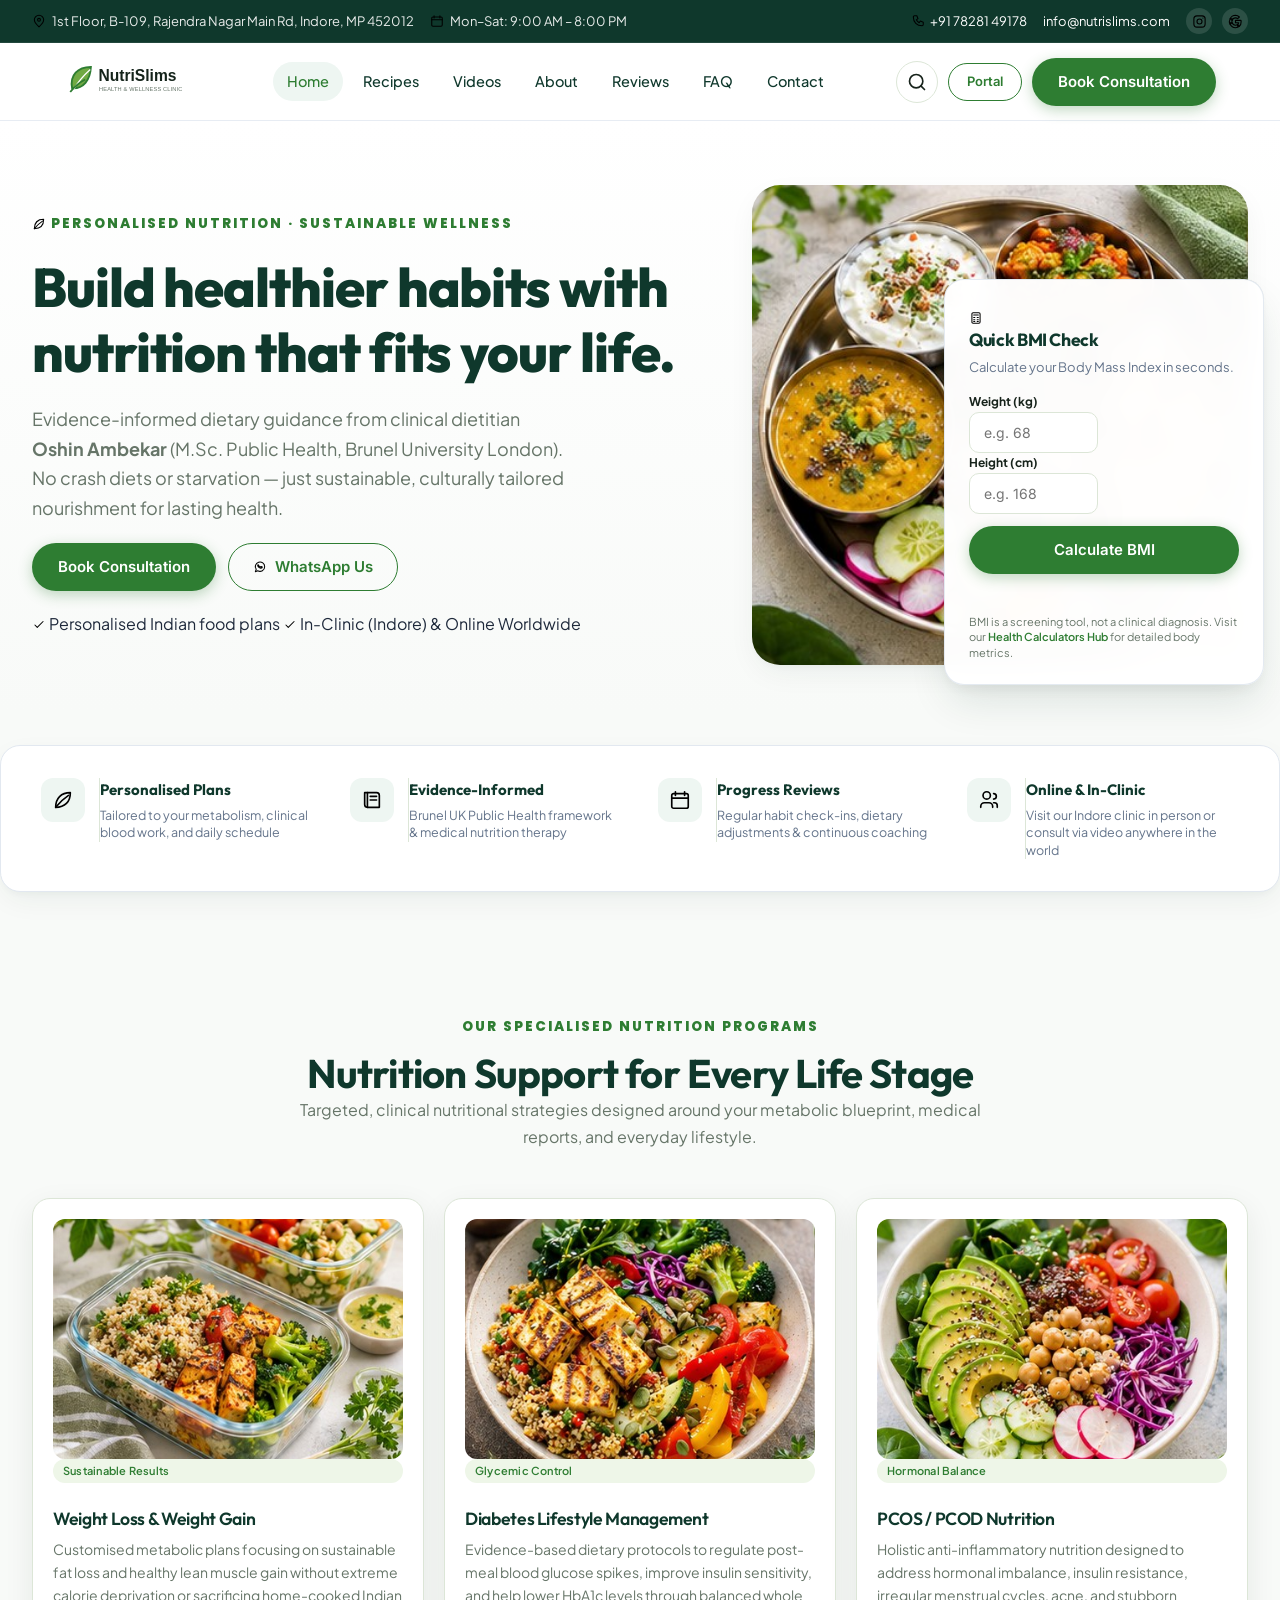
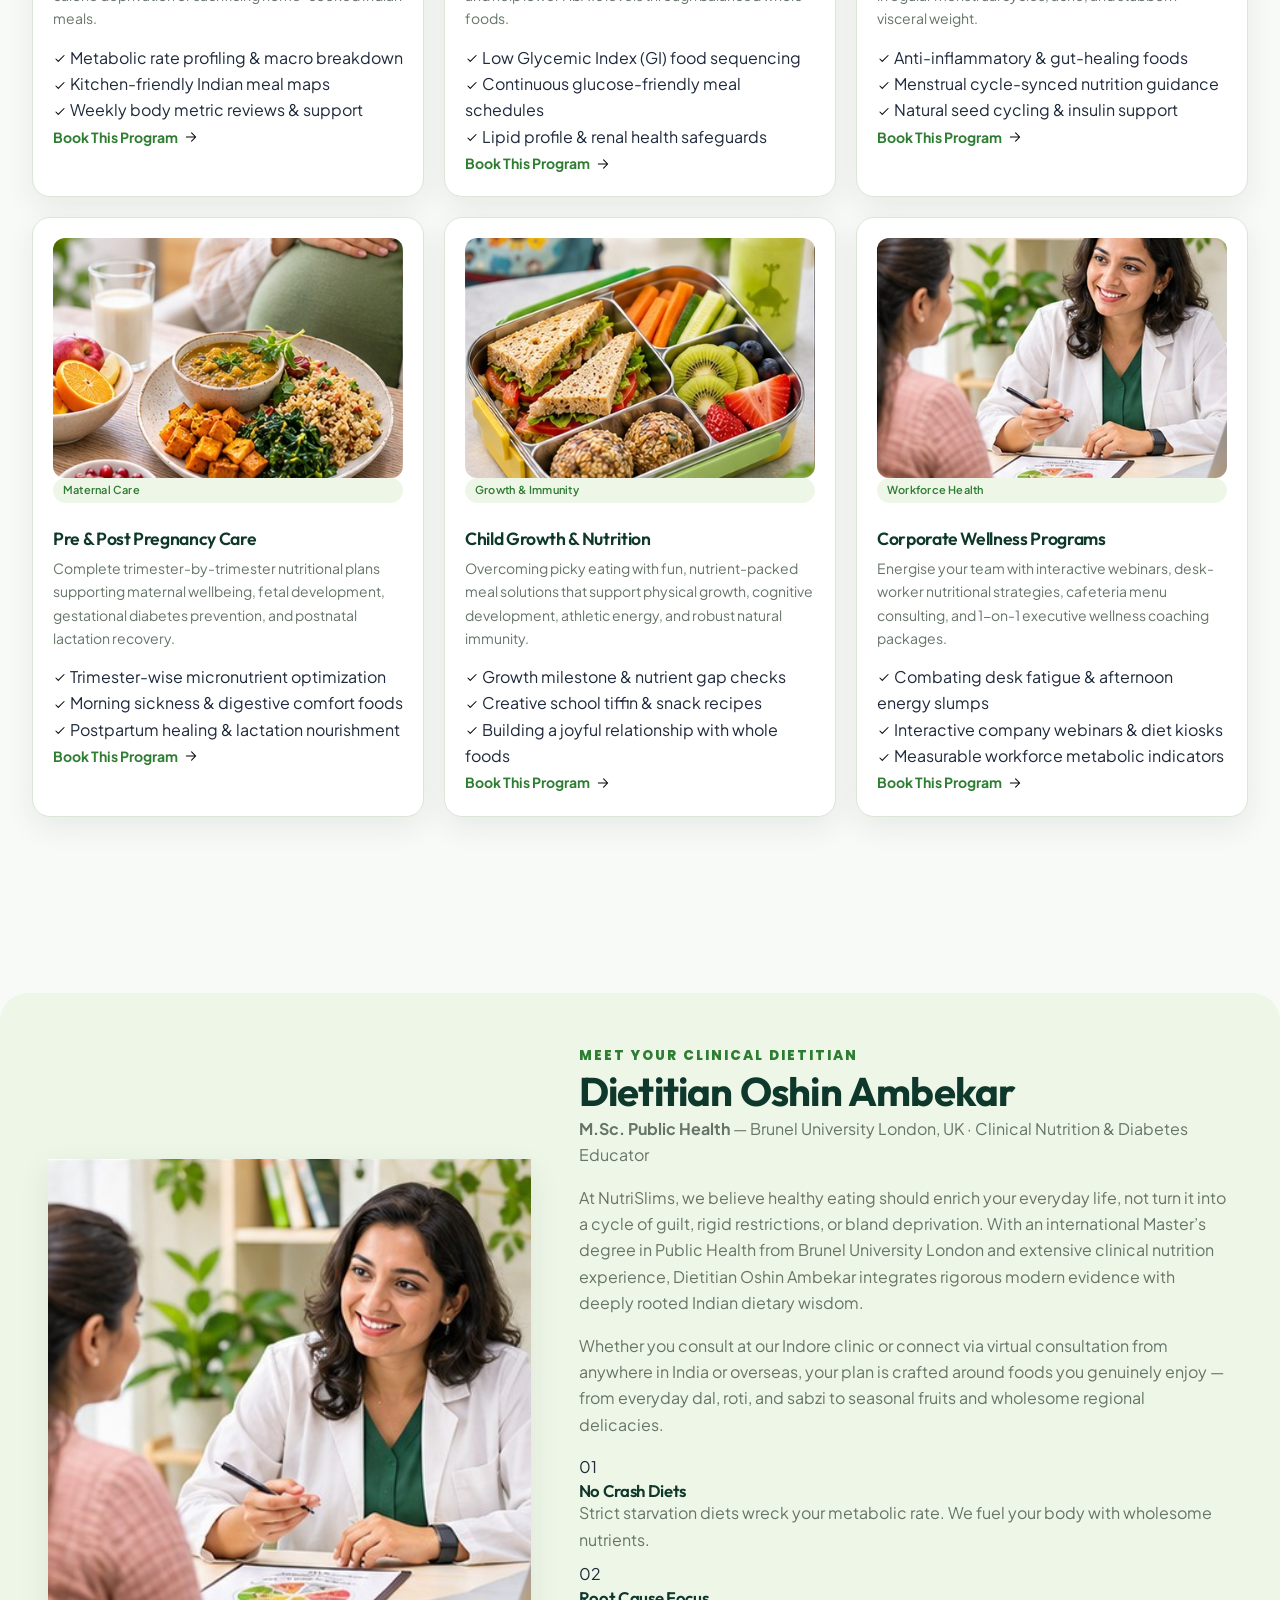
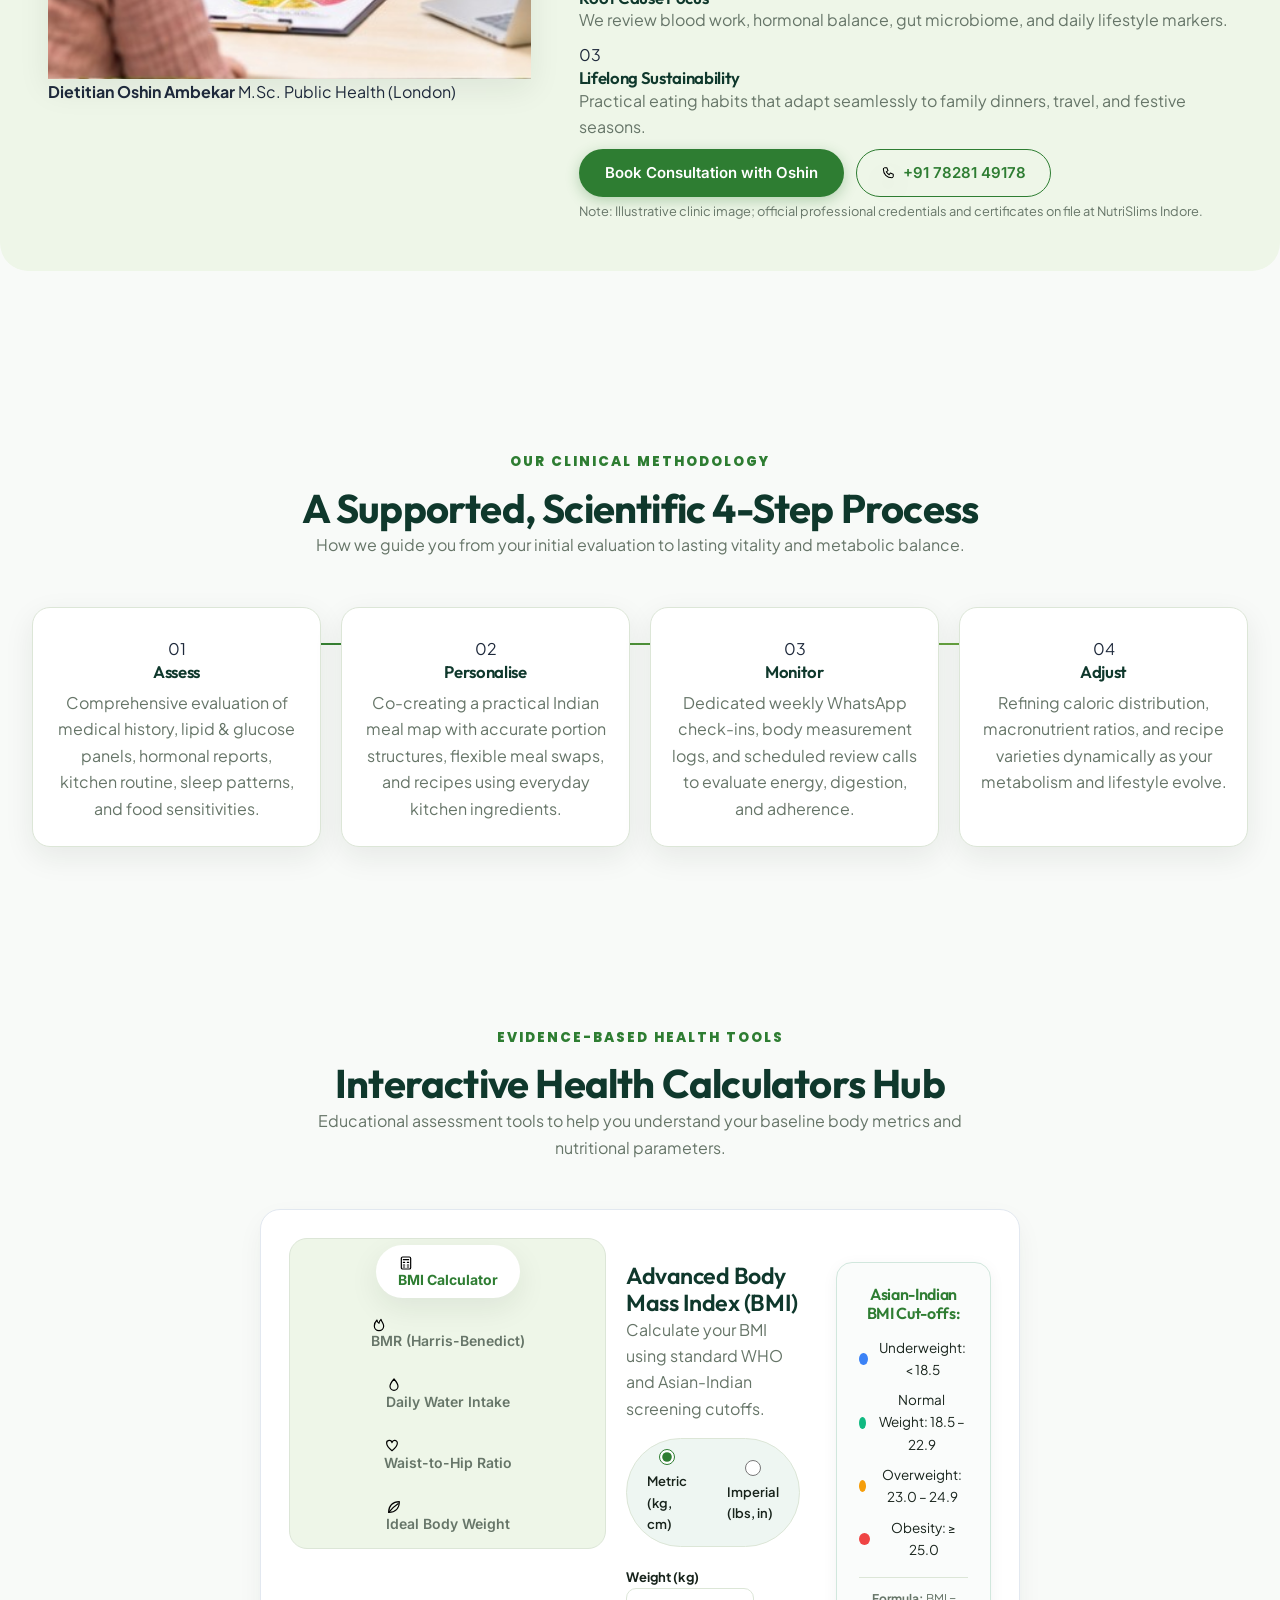
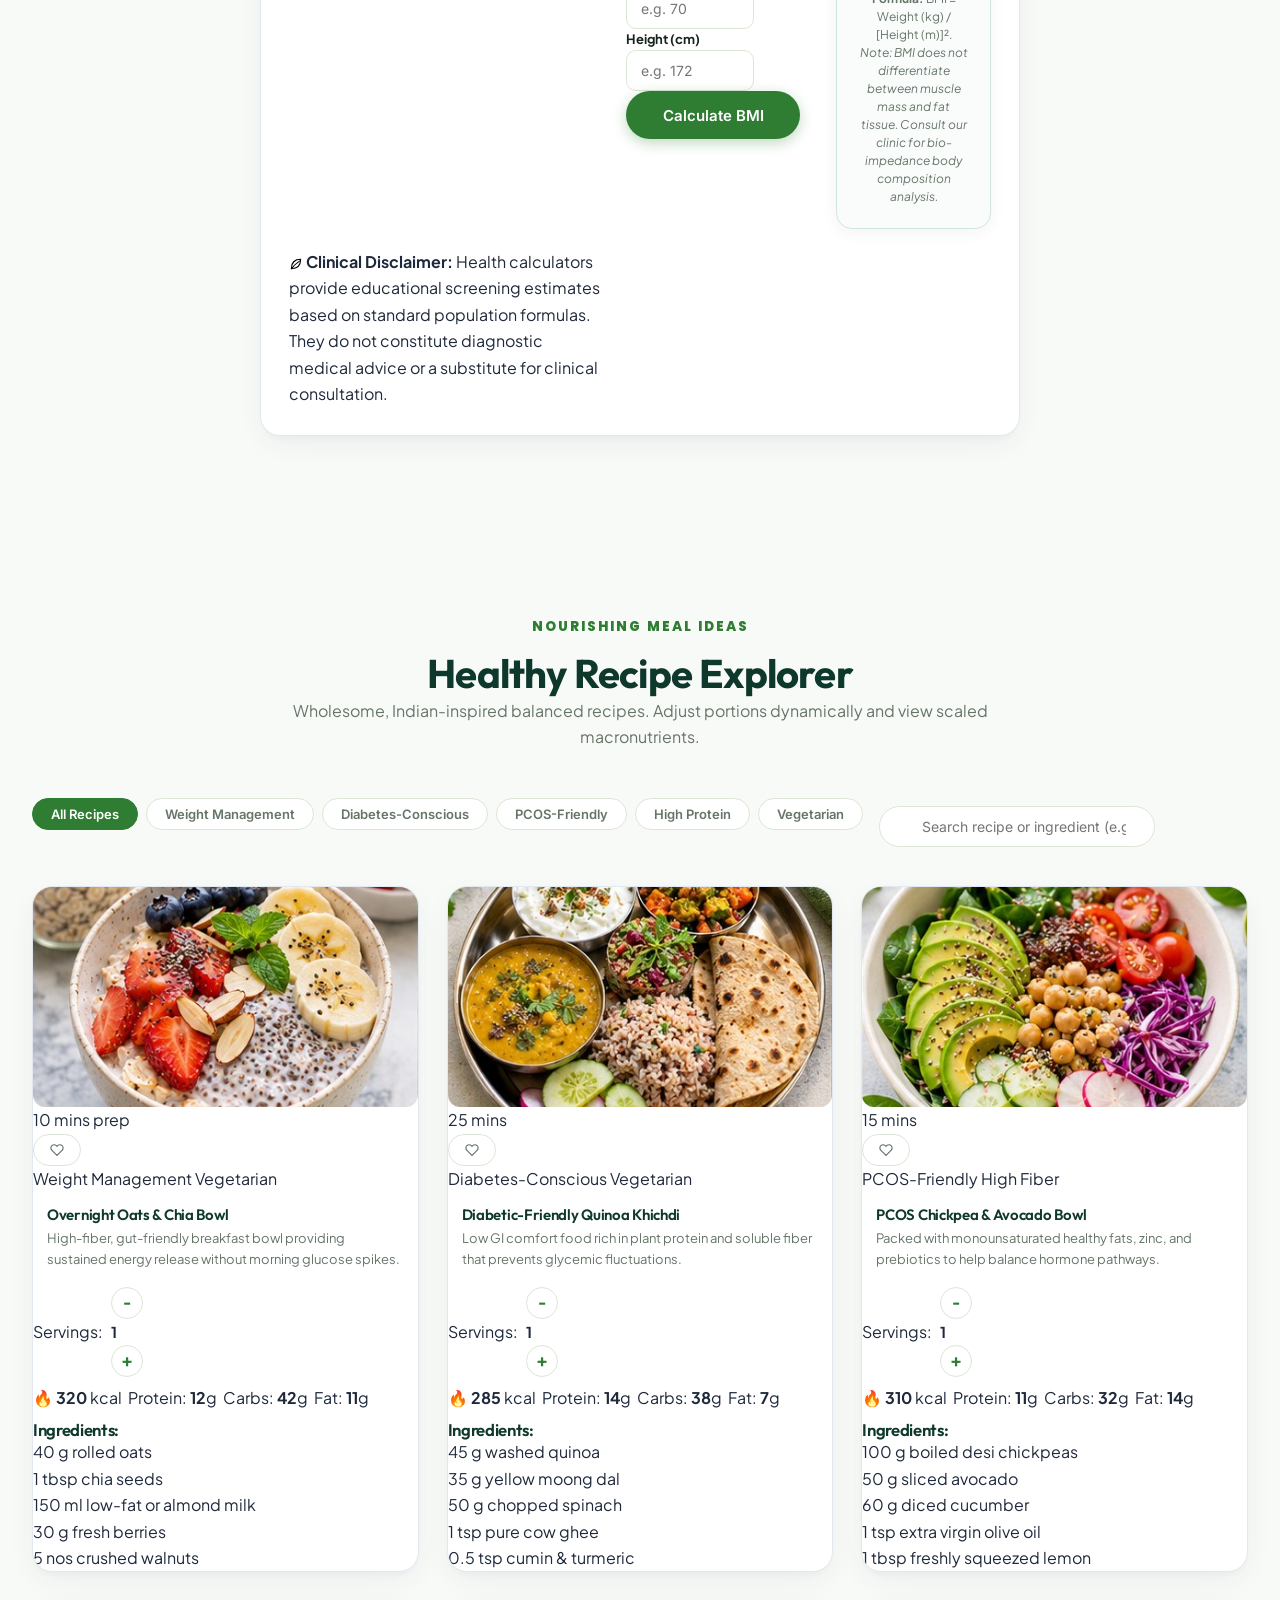
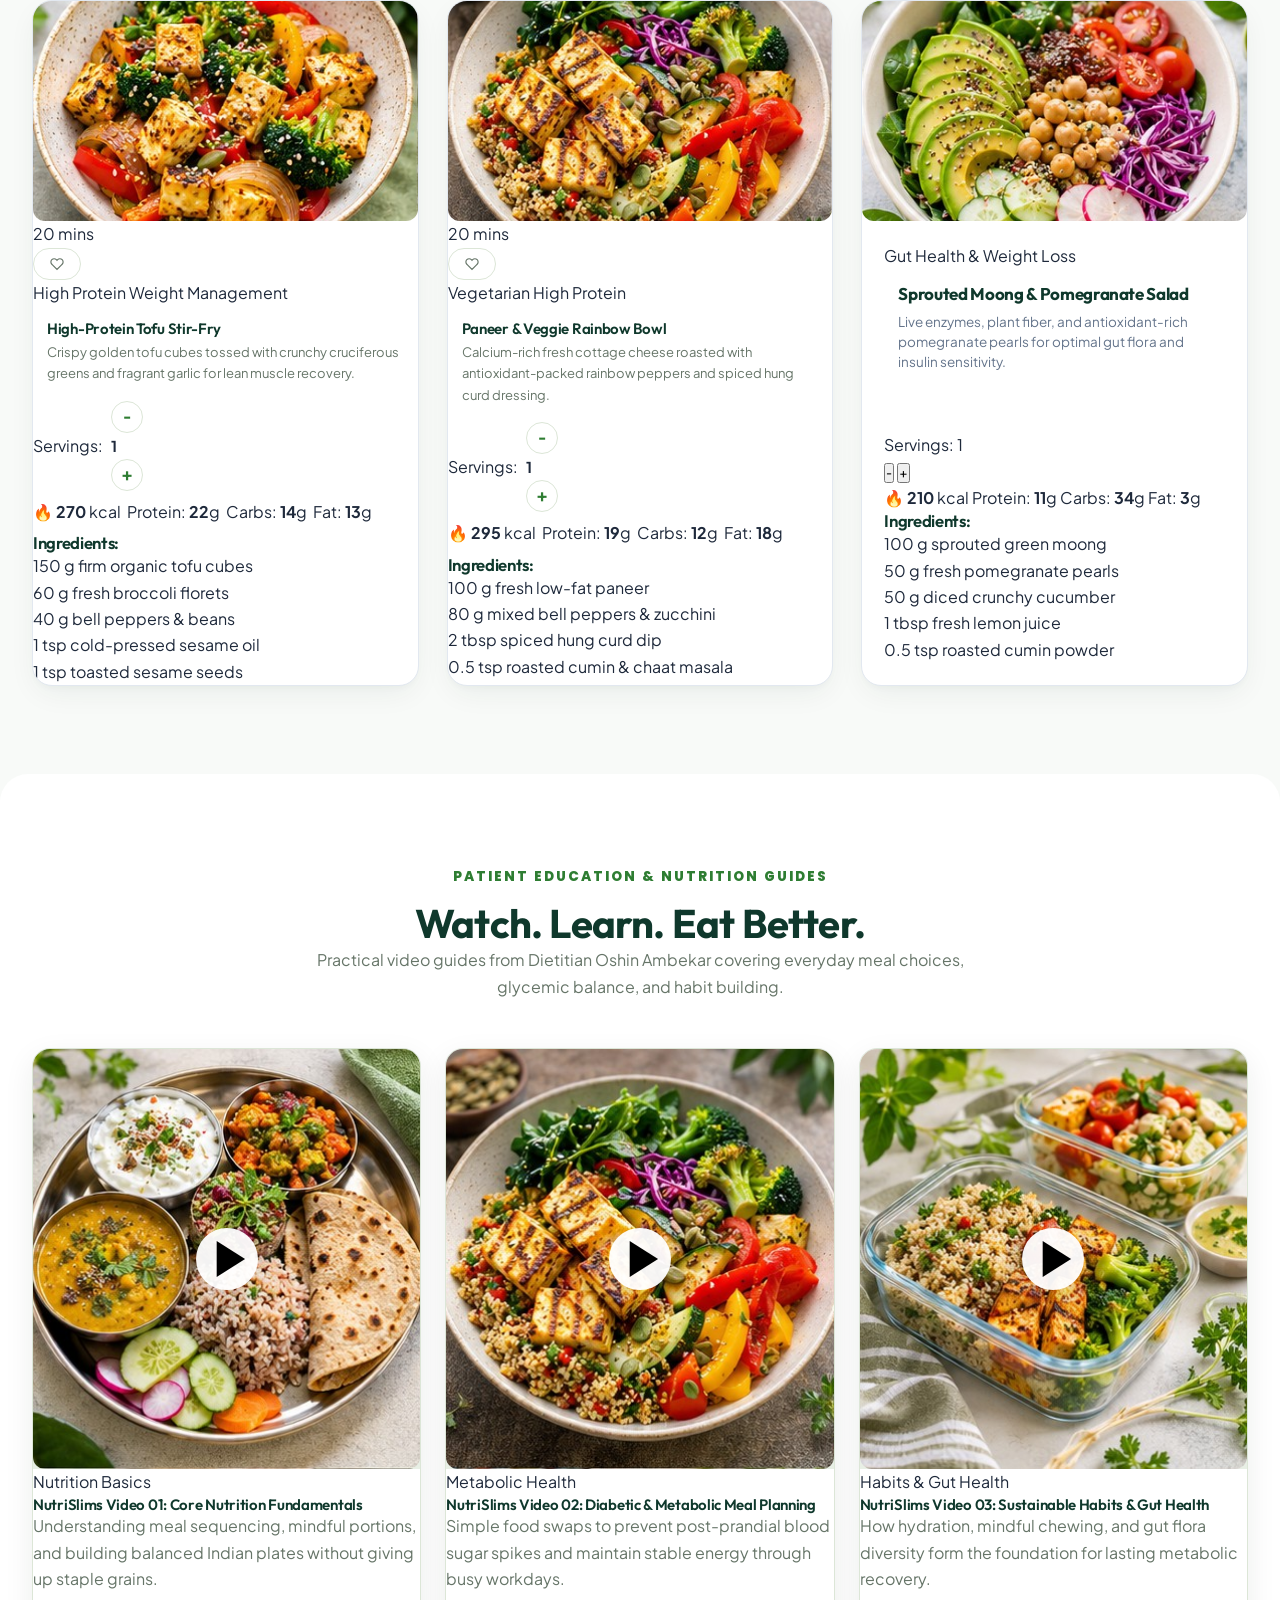
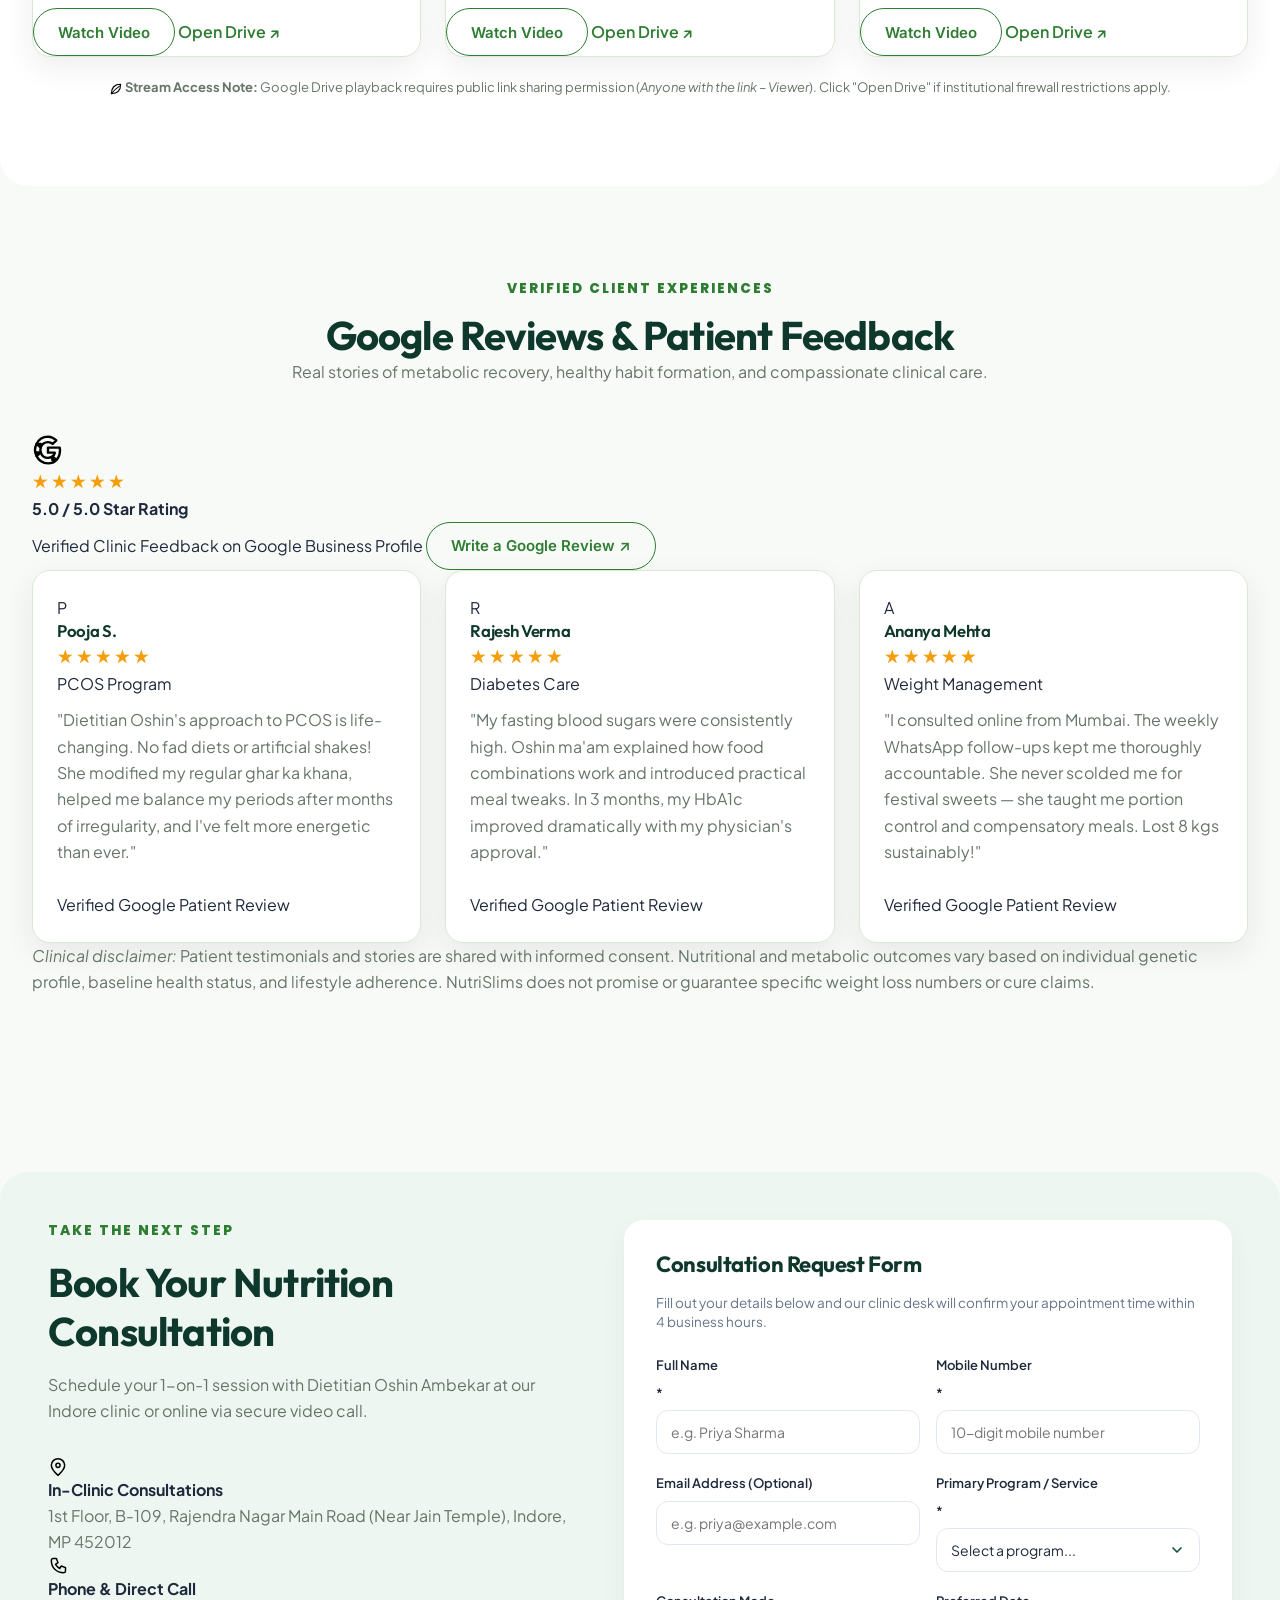
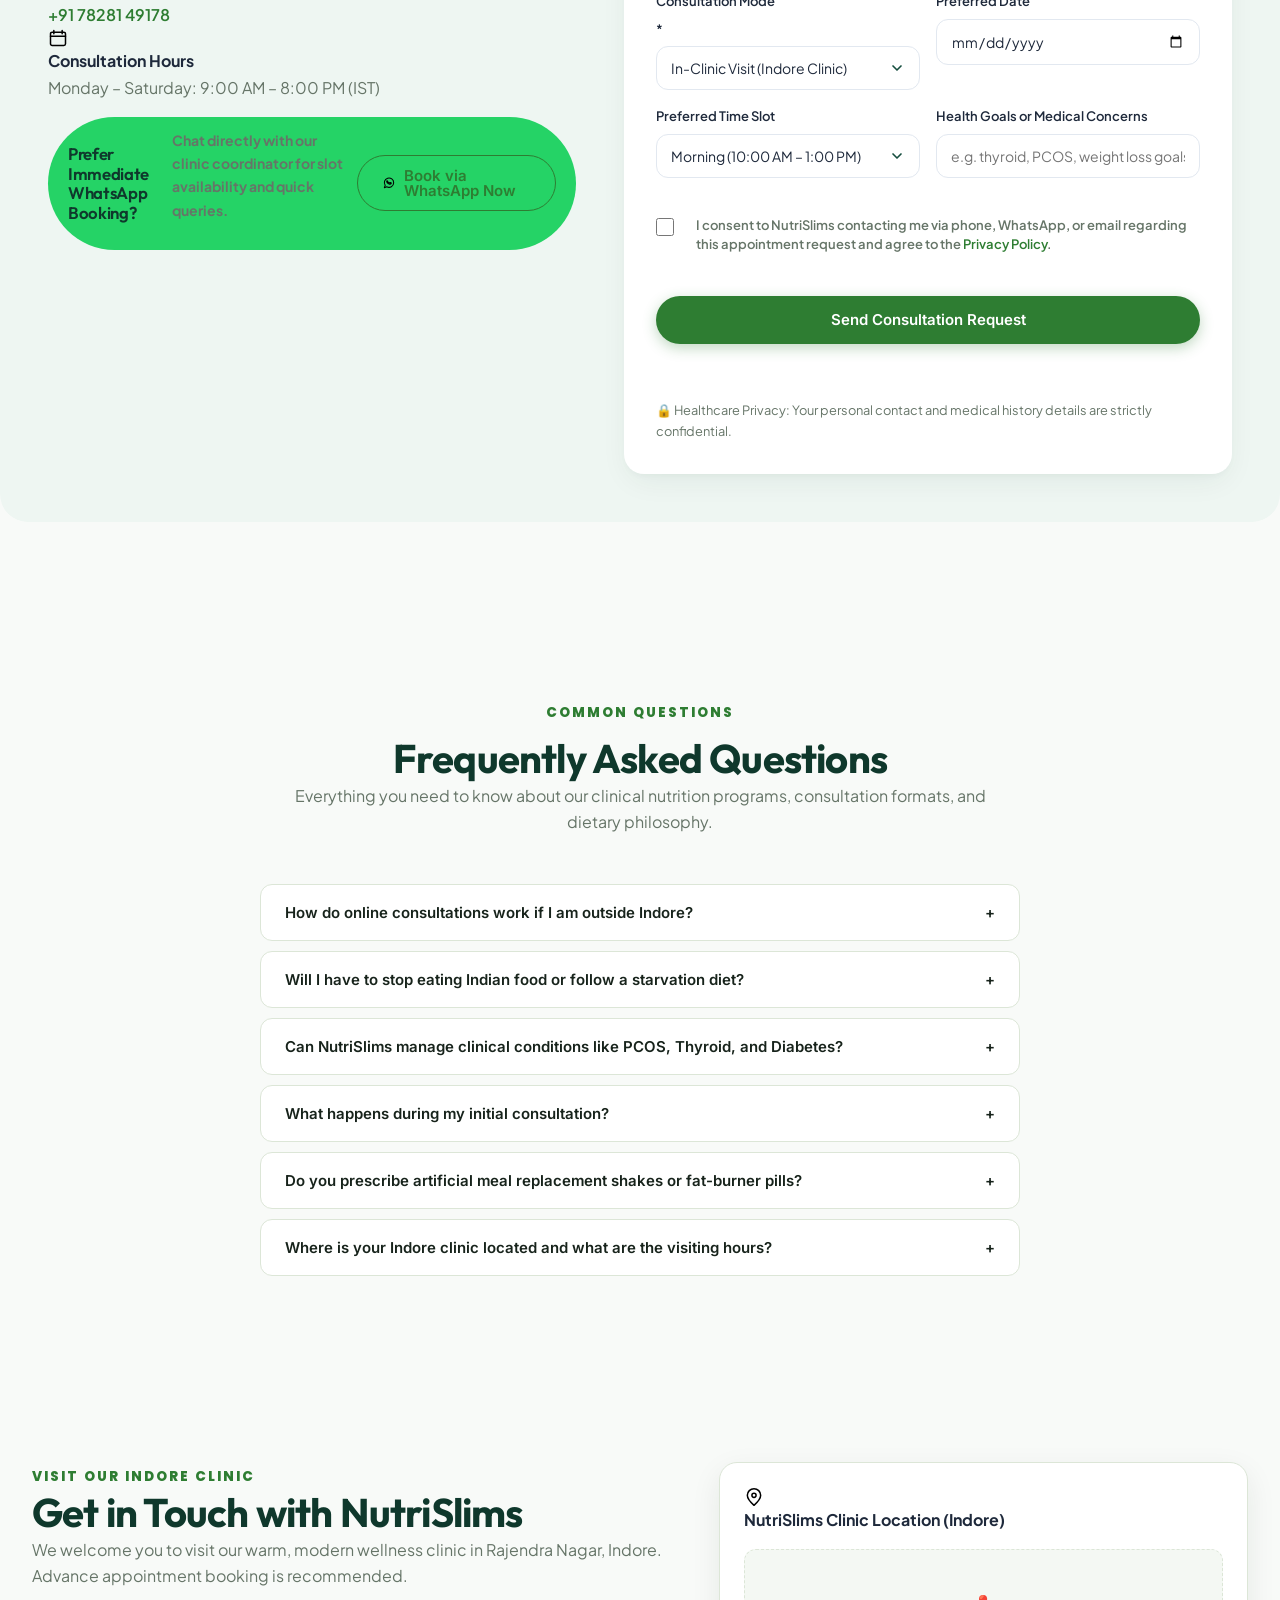
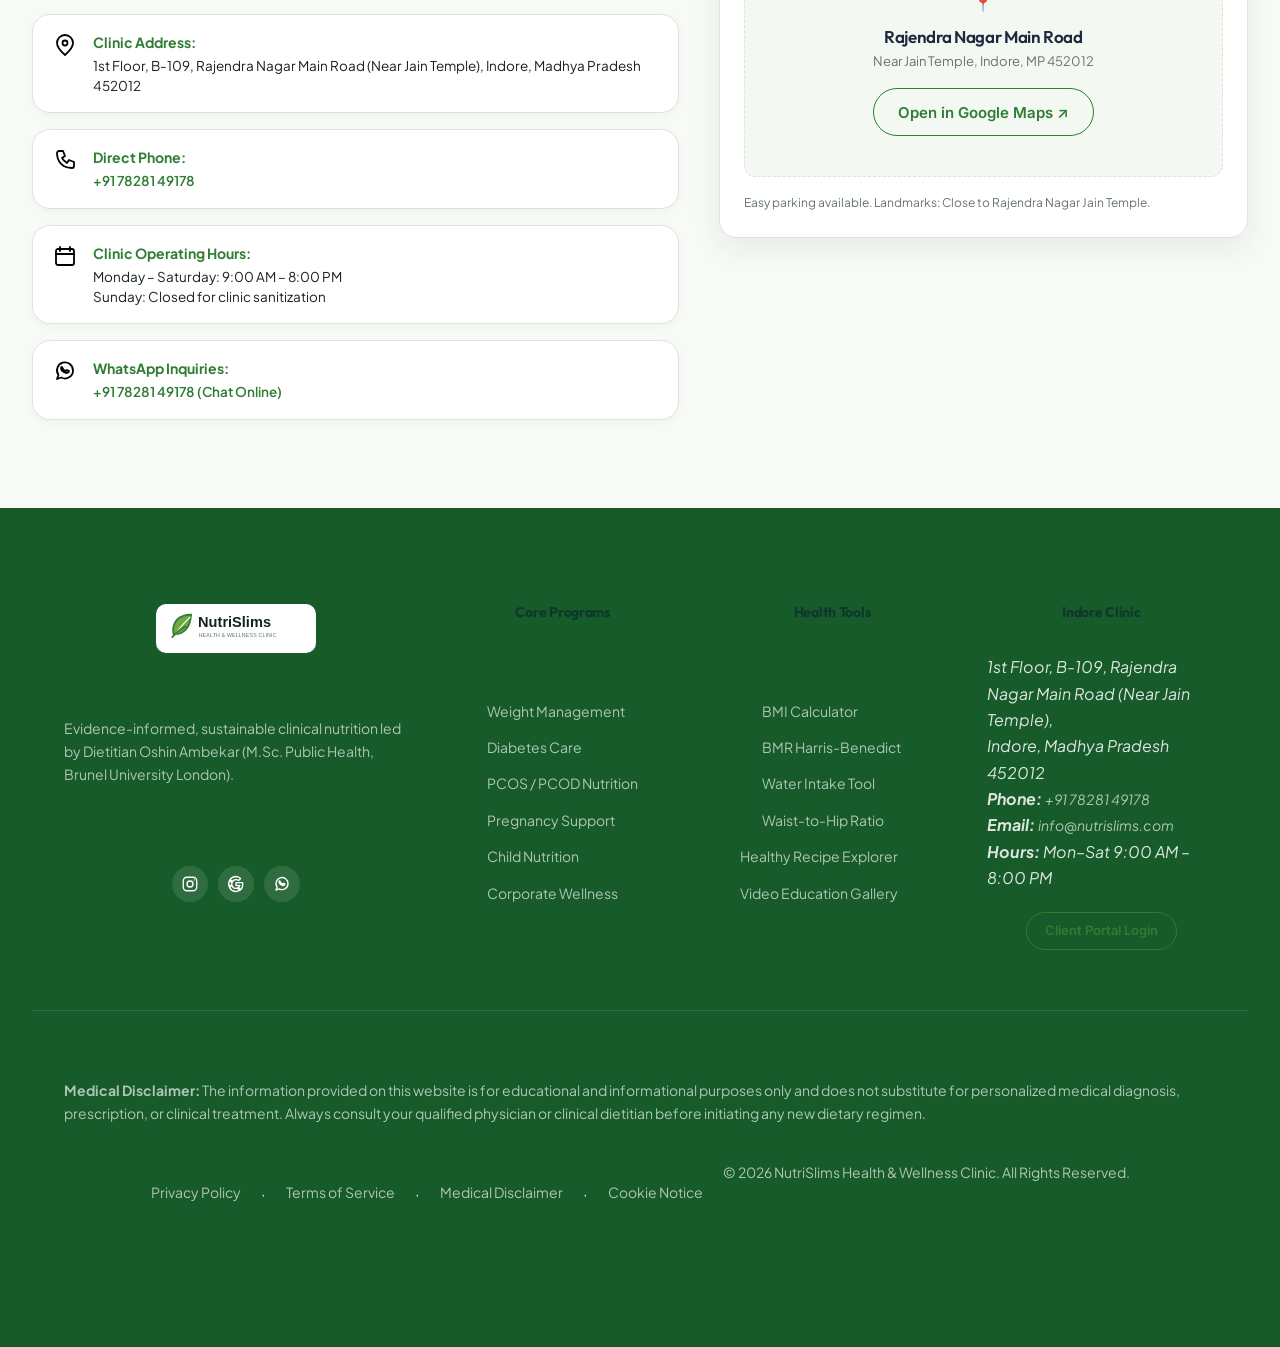
<file: ads/NutriSlims_Website_Developer_Package/prototype/index.html>
<!doctype html>
<html lang="en">
<head>
  <meta charset="utf-8">
  <meta name="viewport" content="width=device-width, initial-scale=1">
  <meta name="description" content="NutriSlims Health &amp; Wellness Clinic in Indore. Led by Dietitian Oshin Ambekar (M.Sc. Public Health, Brunel University London). Personalised clinical nutrition for weight management, diabetes, PCOS/PCOD, pregnancy, child nutrition, and corporate wellness.">
  <meta name="keywords" content="NutriSlims, Dietitian Oshin Ambekar, Dietitian Indore, Nutritionist Indore, Weight Loss Indore, Diabetes Diet, PCOS Diet, Pregnancy Nutrition, Rajendra Nagar Indore">
  <meta name="author" content="NutriSlims Health &amp; Wellness Clinic">
  <title>NutriSlims Health &amp; Wellness Clinic | Dietitian Oshin Ambekar (Indore &amp; Online)</title>
  
  <!-- Preconnect to fonts -->
  <link rel="preconnect" href="https://fonts.googleapis.com">
  <link rel="preconnect" href="https://fonts.gstatic.com" crossorigin>
  <link rel="stylesheet" href="https://fonts.googleapis.com/css2?family=Inter:wght@400;500;600;700&family=Poppins:wght@500;600;700;800&display=swap">
  
    <!-- Favicon & PWA -->
  <link rel="icon" type="image/svg+xml" href="../assets/icons/leaf.svg">
  <link rel="apple-touch-icon" href="../assets/icons/leaf.svg">
  <meta name="theme-color" content="#1b4d3e">
  <!-- Cache Busting & Freshness Controls -->
  <meta http-equiv="Cache-Control" content="no-cache, no-store, must-revalidate">
  <meta http-equiv="Pragma" content="no-cache">
  <meta http-equiv="Expires" content="0">
  <link rel="canonical" href="https://dtoshinambekar-design.github.io/nutrislims/">

  <!-- Open Graph & Social Cards -->
  <meta property="og:type" content="website">
  <meta property="og:site_name" content="NutriSlims Health &amp; Wellness Clinic">
  <meta property="og:url" content="https://dtoshinambekar-design.github.io/nutrislims/">
  <meta property="og:title" content="NutriSlims Health &amp; Wellness Clinic | Dietitian Oshin Ambekar">
  <meta property="og:description" content="Personalised, evidence-informed clinical nutrition in Indore &amp; Online. Specialised in Weight Loss, Diabetes, PCOS/PCOD, Pregnancy, and Child Nutrition.">
  <meta property="og:image" content="https://dtoshinambekar-design.github.io/nutrislims/assets/images/indian-balanced-thali.jpg">
  <meta property="og:locale" content="en_IN">

  <!-- Twitter Card -->
  <meta name="twitter:card" content="summary_large_image">
  <meta name="twitter:title" content="NutriSlims Health &amp; Wellness Clinic | Dietitian Oshin Ambekar">
  <meta name="twitter:description" content="Evidence-informed dietary guidance from clinical dietitian Oshin Ambekar. No crash diets — sustainable nutrition for lasting health.">
  <meta name="twitter:image" content="https://dtoshinambekar-design.github.io/nutrislims/assets/images/indian-balanced-thali.jpg">

  <!-- Schema.org JSON-LD Structured Data -->
  <script type="application/ld+json">
  {
    "@context": "https://schema.org",
    "@graph": [
      {
        "@type": ["MedicalBusiness", "HealthAndBeautyBusiness", "LocalBusiness"],
        "@id": "https://dtoshinambekar-design.github.io/nutrislims/#clinic",
        "name": "NutriSlims Health & Wellness Clinic",
        "image": "https://dtoshinambekar-design.github.io/nutrislims/assets/images/indian-balanced-thali.jpg",
        "url": "https://dtoshinambekar-design.github.io/nutrislims/",
        "telephone": "+917828149178",
        "email": "info@nutrislims.com",
        "priceRange": "₹₹",
        "address": {
          "@type": "PostalAddress",
          "streetAddress": "1st Floor, B-109, Rajendra Nagar Main Road (Near Jain Temple)",
          "addressLocality": "Indore",
          "addressRegion": "Madhya Pradesh",
          "postalCode": "452012",
          "addressCountry": "IN"
        },
        "geo": {
          "@type": "GeoCoordinates",
          "latitude": 22.6868,
          "longitude": 75.8340
        },
        "openingHoursSpecification": [
          {
            "@type": "OpeningHoursSpecification",
            "dayOfWeek": ["Monday", "Tuesday", "Wednesday", "Thursday", "Friday", "Saturday"],
            "opens": "09:00",
            "closes": "20:00"
          }
        ],
        "founder": {
          "@type": "Person",
          "name": "Oshin Ambekar",
          "jobTitle": "Clinical Dietitian & Nutritionist",
          "alumniOf": "Brunel University London",
          "hasCredential": "M.Sc. Public Health"
        }
      },
      {
        "@type": "FAQPage",
        "@id": "https://dtoshinambekar-design.github.io/nutrislims/#faq",
        "mainEntity": [
          {
            "@type": "Question",
            "name": "How does the nutrition consultation process work at NutriSlims?",
            "acceptedAnswer": {
              "@type": "Answer",
              "text": "The consultation begins with a comprehensive 45-minute clinical intake assessing your medical history, recent pathology lab panels, current dietary habits, lifestyle, and specific metabolic goals. Within 24 hours, Dietitian Oshin Ambekar crafts an individualized, practical nutrition plan."
            }
          },
          {
            "@type": "Question",
            "name": "Do you provide online consultations for clients outside Indore?",
            "acceptedAnswer": {
              "@type": "Answer",
              "text": "Yes! We serve clients across India and internationally via secure Google Meet or Zoom video consultations with digital plan delivery and weekly WhatsApp check-ins."
            }
          },
          {
            "@type": "Question",
            "name": "Do I have to follow restrictive starvation diets or buy expensive supplements?",
            "acceptedAnswer": {
              "@type": "Answer",
              "text": "Absolutely not. NutriSlims strictly adheres to evidence-based nutrition based on wholesome, culturally familiar regional foods. We do not promote starvation diets, detox teas, or unnecessary meal replacement shakes."
            }
          }
        ]
      }
    ]
  }
  </script>

  <!-- Stylesheets -->
  <link rel="stylesheet" href="../design/tokens.css?v=3.0.0">
  <link rel="stylesheet" href="styles.css?v=3.1.0">
<style id="super-premium-critical-styles">
/* ==========================================================================
   NUTRISLIMS SUPER-PREMIUM LUXURY DESIGN SYSTEM (v3.0.0)
   Pixel-Perfect Layouts, Modern Typography & Zero-Squish Components
   ========================================================================== */

/* Modern Font Import */
@import url('https://fonts.googleapis.com/css2?family=Outfit:wght@500;600;700;800&family=Plus+Jakarta+Sans:ital,wght@0,400;0,500;0,600;0,700;1,400&display=swap');

:root {
  --font-super-heading: 'Outfit', -apple-system, BlinkMacSystemFont, 'Segoe UI', Roboto, sans-serif !important;
  --font-super-body: 'Plus Jakarta Sans', -apple-system, BlinkMacSystemFont, 'Segoe UI', Roboto, sans-serif !important;
  --c-lux-forest: #0f382c !important;
  --c-lux-emerald: #10b981 !important;
  --c-lux-accent: #2e7d32 !important;
  --c-lux-gold: #f59e0b !important;
  --c-lux-cream: #f8faf8 !important;
  --c-lux-soft: #eef6f2 !important;
  --c-lux-border: #e2e8f0 !important;
  --c-lux-text: #1e293b !important;
  --c-lux-muted: #64748b !important;
  --shadow-lux: 0 10px 30px -5px rgba(15, 56, 44, 0.07), 0 4px 6px -2px rgba(15, 56, 44, 0.03) !important;
  --shadow-lux-hover: 0 20px 40px -5px rgba(15, 56, 44, 0.12), 0 8px 16px -4px rgba(15, 56, 44, 0.06) !important;
  --radius-lux-card: 20px !important;
  --radius-lux-pill: 9999px !important;
}

body {
  font-family: var(--font-super-body) !important;
  color: var(--c-lux-text) !important;
  background-color: var(--c-lux-cream) !important;
  -webkit-font-smoothing: antialiased !important;
  -moz-osx-font-smoothing: grayscale !important;
}

h1, h2, h3, h4, h5, h6, .brand-text, .section-title {
  font-family: var(--font-super-heading) !important;
  color: var(--c-lux-forest) !important;
  letter-spacing: -0.02em !important;
}

/* Accessibility screen-reader only */
.sr-only,
.visually-hidden {
  position: absolute !important;
  width: 1px !important;
  height: 1px !important;
  padding: 0 !important;
  margin: -1px !important;
  overflow: hidden !important;
  clip: rect(0, 0, 0, 0) !important;
  white-space: nowrap !important;
  border: 0 !important;
}

/* 1. TOP UTILITY BAR */
.topbar {
  background: var(--c-lux-forest) !important;
  color: #ffffff !important;
  padding: 8px 0 !important;
  font-size: 13px !important;
}
.topbar a {
  color: #ffffff !important;
  text-decoration: none !important;
  transition: opacity 0.2s ease !important;
}
.topbar a:hover {
  opacity: 0.85 !important;
}

/* 2. STICKY LUXURY HEADER */
.header {
  background: rgba(255, 255, 255, 0.94) !important;
  backdrop-filter: blur(14px) !important;
  -webkit-backdrop-filter: blur(14px) !important;
  border-bottom: 1px solid rgba(226, 232, 240, 0.8) !important;
  transition: all 0.3s ease !important;
}
.header .brand img,
.header .logo {
  height: 40px !important;
  width: auto !important;
}
.nav-link {
  font-weight: 500 !important;
  font-size: 14.5px !important;
  color: var(--c-lux-forest) !important;
  padding: 8px 14px !important;
  border-radius: var(--radius-lux-pill) !important;
  transition: all 0.2s ease !important;
}
.nav-link:hover,
.nav-link.active {
  background: var(--c-lux-soft) !important;
  color: var(--c-lux-accent) !important;
}

/* 3. HERO SECTION */
.hero {
  padding: 64px 0 48px !important;
  background: linear-gradient(180deg, #ffffff 0%, var(--c-lux-cream) 100%) !important;
}
.hero-container {
  display: grid !important;
  grid-template-columns: 1.15fr 0.85fr !important;
  gap: 48px !important;
  align-items: center !important;
}
.hero-title {
  font-size: clamp(2.4rem, 4.2vw, 3.4rem) !important;
  line-height: 1.15 !important;
  font-weight: 800 !important;
  margin-bottom: 18px !important;
  color: var(--c-lux-forest) !important;
}
.hero-subtitle {
  font-size: 16.5px !important;
  line-height: 1.6 !important;
  color: var(--c-lux-muted) !important;
  margin-bottom: 28px !important;
}
.hero-cta-group {
  display: flex !important;
  align-items: center !important;
  gap: 16px !important;
  flex-wrap: wrap !important;
  margin-bottom: 24px !important;
}
.button.primary,
button.primary,
.btn-primary {
  background: var(--c-lux-accent) !important;
  color: #ffffff !important;
  font-weight: 600 !important;
  font-size: 15px !important;
  padding: 13px 26px !important;
  border-radius: var(--radius-lux-pill) !important;
  border: none !important;
  box-shadow: 0 4px 14px rgba(46, 125, 50, 0.3) !important;
  transition: all 0.25s ease !important;
  display: inline-flex !important;
  align-items: center !important;
  gap: 8px !important;
  cursor: pointer !important;
}
.button.primary:hover,
button.primary:hover,
.btn-primary:hover {
  background: #256628 !important;
  transform: translateY(-2px) !important;
  box-shadow: 0 6px 20px rgba(46, 125, 50, 0.4) !important;
}
.button.outline,
button.outline,
.btn-outline {
  background: transparent !important;
  color: var(--c-lux-accent) !important;
  font-weight: 600 !important;
  font-size: 15px !important;
  padding: 12px 24px !important;
  border-radius: var(--radius-lux-pill) !important;
  border: 1.5px solid var(--c-lux-accent) !important;
  transition: all 0.25s ease !important;
  display: inline-flex !important;
  align-items: center !important;
  gap: 8px !important;
  cursor: pointer !important;
}
.button.outline:hover,
button.outline:hover,
.btn-outline:hover {
  background: var(--c-lux-soft) !important;
  transform: translateY(-2px) !important;
}

/* Quick BMI Card in Hero */
.hero-visual {
  position: relative !important;
  display: flex !important;
  justify-content: flex-end !important;
}
.hero-image-wrapper {
  border-radius: 28px !important;
  overflow: hidden !important;
  box-shadow: var(--shadow-lux) !important;
  width: 100% !important;
}
.hero-image-wrapper img {
  width: 100% !important;
  height: 480px !important;
  object-fit: cover !important;
  display: block !important;
}
.hero-bmi-card,
.bmi-card {
  position: absolute !important;
  right: -16px !important;
  bottom: -20px !important;
  width: 320px !important;
  background: rgba(255, 255, 255, 0.98) !important;
  backdrop-filter: blur(12px) !important;
  padding: 24px !important;
  border-radius: 20px !important;
  box-shadow: var(--shadow-lux-hover) !important;
  border: 1px solid rgba(226, 232, 240, 0.9) !important;
  z-index: 2 !important;
}
.bmi-card h3,
.hero-bmi-card h3 {
  font-size: 17px !important;
  margin-bottom: 4px !important;
}
.bmi-card p,
.hero-bmi-card p {
  font-size: 13px !important;
  color: var(--c-lux-muted) !important;
  margin-bottom: 14px !important;
}

/* 4. TRUST FACTS BAR */
.facts,
.facts-bar {
  display: block !important;
  background: transparent !important;
  border: none !important;
  box-shadow: none !important;
  padding: 0 !important;
  margin: 32px auto !important;
}
.facts .facts-grid,
.facts-grid {
  display: grid !important;
  grid-template-columns: repeat(4, 1fr) !important;
  gap: 20px !important;
  background: #ffffff !important;
  border: 1px solid var(--c-lux-border) !important;
  border-radius: var(--radius-lux-card) !important;
  padding: 24px 32px !important;
  box-shadow: var(--shadow-lux) !important;
  width: 100% !important;
}
.fact-card {
  display: flex !important;
  align-items: flex-start !important;
  gap: 14px !important;
  text-align: left !important;
  border: none !important;
  padding: 8px !important;
}
.fact-card .fact-icon {
  width: 44px !important;
  height: 44px !important;
  border-radius: 12px !important;
  background: var(--c-lux-soft) !important;
  display: flex !important;
  align-items: center !important;
  justify-content: center !important;
  flex-shrink: 0 !important;
}
.fact-card .fact-content strong {
  display: block !important;
  font-family: var(--font-super-heading) !important;
  font-size: 15px !important;
  font-weight: 700 !important;
  color: var(--c-lux-forest) !important;
  margin-bottom: 4px !important;
}
.fact-card .fact-content span {
  font-size: 12.5px !important;
  color: var(--c-lux-muted) !important;
  line-height: 1.4 !important;
}

/* 5. CALCULATORS HUB */
.calc-panel-grid {
  display: grid !important;
  grid-template-columns: 1.15fr 0.85fr !important;
  gap: 36px !important;
  align-items: start !important;
  margin-top: 24px !important;
}
.calc-card,
.calculator-form {
  background: #ffffff !important;
  border: 1px solid var(--c-lux-border) !important;
  border-radius: var(--radius-lux-card) !important;
  box-shadow: var(--shadow-lux) !important;
  padding: 28px !important;
}
.unit-toggle {
  display: inline-flex !important;
  align-items: center !important;
  background: var(--c-lux-soft) !important;
  border-radius: var(--radius-lux-pill) !important;
  padding: 4px 6px !important;
  gap: 12px !important;
  margin-bottom: 20px !important;
}
.unit-toggle label {
  display: inline-flex !important;
  align-items: center !important;
  gap: 6px !important;
  font-size: 13px !important;
  font-weight: 600 !important;
  cursor: pointer !important;
}
.calc-info-box,
.stat-card {
  background: #fafcfb !important;
  border: 1px solid #d1e7dd !important;
  border-radius: 16px !important;
  padding: 22px !important;
}

/* 6. HEALTHY RECIPE EXPLORER (3x2 GRID) */
.recipe-grid,
.recipes-grid {
  display: grid !important;
  grid-template-columns: repeat(3, 1fr) !important;
  gap: 28px !important;
  width: 100% !important;
  margin-top: 32px !important;
}
.recipe-card {
  background: #ffffff !important;
  border: 1px solid var(--c-lux-border) !important;
  border-radius: var(--radius-lux-card) !important;
  overflow: hidden !important;
  box-shadow: var(--shadow-lux) !important;
  transition: all 0.3s cubic-bezier(0.16, 1, 0.3, 1) !important;
  display: flex !important;
  flex-direction: column !important;
}
.recipe-card:hover {
  transform: translateY(-6px) !important;
  box-shadow: var(--shadow-lux-hover) !important;
  border-color: rgba(16, 185, 129, 0.3) !important;
}
.recipe-image-box {
  width: 100% !important;
  height: 220px !important;
  overflow: hidden !important;
  position: relative !important;
}
.recipe-image-box img {
  width: 100% !important;
  height: 100% !important;
  object-fit: cover !important;
  transition: transform 0.4s ease !important;
}
.recipe-card:hover .recipe-image-box img {
  transform: scale(1.04) !important;
}
.recipe-content {
  padding: 22px !important;
  display: flex !important;
  flex-direction: column !important;
  flex-grow: 1 !important;
}
.recipe-content h3 {
  font-size: 17px !important;
  font-weight: 700 !important;
  margin-bottom: 8px !important;
  color: var(--c-lux-forest) !important;
}
.recipe-content p {
  font-size: 13.5px !important;
  color: var(--c-lux-muted) !important;
  line-height: 1.5 !important;
  margin-bottom: 16px !important;
  flex-grow: 1 !important;
}
.recipe-meta-strip {
  display: flex !important;
  align-items: center !important;
  justify-content: space-between !important;
  padding: 12px 14px !important;
  background: var(--c-lux-soft) !important;
  border-radius: 12px !important;
  font-size: 13px !important;
  font-weight: 600 !important;
  margin-bottom: 14px !important;
}

/* 7. CONSULTATION BOOKING FORM (SPACIOUS 2-COLUMN) */
.booking-container {
  display: grid !important;
  grid-template-columns: 1fr 1.15fr !important;
  gap: 48px !important;
  background: var(--c-lux-soft) !important;
  border-radius: 28px !important;
  padding: 48px !important;
  align-items: start !important;
  max-width: var(--max-w) !important;
  margin-inline: auto !important;
}
.booking-form,
#booking-form {
  display: flex !important;
  flex-direction: column !important;
  gap: 16px !important;
  background: #ffffff !important;
  padding: 32px !important;
  border-radius: var(--radius-lux-card) !important;
  box-shadow: var(--shadow-lux) !important;
  width: 100% !important;
}
.booking-form h3 {
  margin: 0 !important;
  font-family: var(--font-super-heading) !important;
  font-size: 22px !important;
  font-weight: 700 !important;
  color: var(--c-lux-forest) !important;
}
.booking-form .form-subtext {
  margin: 0 0 8px 0 !important;
  font-size: 13.5px !important;
  color: var(--c-lux-muted) !important;
  line-height: 1.4 !important;
}
.booking-form .form-row {
  display: grid !important;
  grid-template-columns: 1fr 1fr !important;
  gap: 16px !important;
  width: 100% !important;
  margin-bottom: 0 !important;
}
.booking-form .form-group {
  margin-bottom: 0 !important;
  display: flex !important;
  flex-direction: column !important;
  text-align: left !important;
}
.booking-form .form-group label {
  text-align: left !important;
  margin-bottom: 6px !important;
  font-weight: 600 !important;
  font-size: 13px !important;
  color: var(--c-lux-text) !important;
}
.booking-form input,
.booking-form select,
.booking-form textarea {
  width: 100% !important;
  padding: 12px 14px !important;
  border: 1.5px solid var(--c-lux-border) !important;
  border-radius: 12px !important;
  font-family: var(--font-super-body) !important;
  font-size: 14px !important;
  color: var(--c-lux-text) !important;
  background-color: #ffffff !important;
  transition: border-color 0.2s ease, box-shadow 0.2s ease !important;
}
.booking-form input:focus,
.booking-form select:focus,
.booking-form textarea:focus {
  border-color: var(--c-lux-accent) !important;
  box-shadow: 0 0 0 3px rgba(46, 125, 50, 0.15) !important;
  outline: none !important;
}

/* Custom SVG Dropdown Chevrons */
select,
.booking-form select,
#booking-form select,
.calc-card select {
  appearance: none !important;
  -webkit-appearance: none !important;
  background-color: #ffffff !important;
  background-image: url("data:image/svg+xml,%3Csvg xmlns='http://www.w3.org/2000/svg' width='16' height='16' viewBox='0 0 24 24' fill='none' stroke='%23164e3f' stroke-width='2.5' stroke-linecap='round' stroke-linejoin='round'%3E%3Cpolyline points='6 9 12 15 18 9'%3E%3C/polyline%3E%3C/svg%3E") !important;
  background-repeat: no-repeat !important;
  background-position: calc(100% - 14px) center !important;
  background-size: 16px 16px !important;
  padding-right: 38px !important;
  cursor: pointer !important;
}

/* Checkbox Inline Row */
.checkbox-label,
label.checkbox-label,
.consent label,
.form-group.consent-group label {
  display: flex !important;
  flex-direction: row !important;
  align-items: flex-start !important;
  gap: 12px !important;
  cursor: pointer !important;
  text-align: left !important;
  font-size: 13px !important;
  color: var(--c-lux-muted) !important;
  line-height: 1.4 !important;
  margin: 6px 0 12px 0 !important;
}
.checkbox-label input[type="checkbox"],
input[type="checkbox"] {
  width: 18px !important;
  height: 18px !important;
  min-width: 18px !important;
  min-height: 18px !important;
  margin-top: 2px !important;
  accent-color: var(--c-lux-accent) !important;
  cursor: pointer !important;
}

/* Responsive Media Queries */
@media (max-width: 1024px) {
  .hero-container {
    grid-template-columns: 1fr !important;
    gap: 40px !important;
  }
  .hero-visual {
    justify-content: center !important;
  }
  .facts .facts-grid,
  .facts-grid {
    grid-template-columns: repeat(2, 1fr) !important;
  }
  .recipe-grid,
  .recipes-grid {
    grid-template-columns: repeat(2, 1fr) !important;
  }
  .booking-container {
    grid-template-columns: 1fr !important;
    padding: 32px 24px !important;
  }
}

@media (max-width: 680px) {
  .facts .facts-grid,
  .facts-grid {
    grid-template-columns: 1fr !important;
    padding: 20px !important;
  }
  .recipe-grid,
  .recipes-grid {
    grid-template-columns: 1fr !important;
  }
  .booking-form .form-row {
    grid-template-columns: 1fr !important;
    gap: 12px !important;
  }
  .calc-panel-grid {
    grid-template-columns: 1fr !important;
  }
  .hero-bmi-card,
  .bmi-card {
    position: static !important;
    width: 100% !important;
    margin-top: 16px !important;
  }
}
</style>
  <style id="section-heading-shield">
    /* Fluid Responsive Section Headings - Zero Clipping Across 320px-1440px */
    .section-title,
    h2.section-title,
    .page-title-banner h1,
    .section-heading h2,
    .hero-title,
    .about-content h2,
    .booking-info h2,
    .contact-info-panel h2 {
      font-size: clamp(1.65rem, 4.5vw, 2.5rem) !important;
      line-height: 1.22 !important;
      word-break: break-word !important;
      overflow-wrap: break-word !important;
      max-width: 100% !important;
    }
    .eyebrow,
    .section-subtitle,
    .sub-lbl {
      display: inline-block !important;
      max-width: 100% !important;
      overflow-wrap: break-word !important;
      word-break: break-word !important;
      letter-spacing: clamp(1px, 0.4vw, 2px) !important;
      font-size: clamp(0.75rem, 2vw, 0.85rem) !important;
    }
  </style>
</head>
<body>
  <!-- Accessibility Skip Navigation Link -->
  <a href="#main-content" class="skip-link">Skip to main content</a>


  <!-- =========================================================================
       1. TOP UTILITY BAR
       ========================================================================= -->
  <div class="topbar" id="topbar">
    <div class="topbar-inner container">
      <div class="topbar-left">
        <span class="topbar-item">
          <img src="../assets/icons/pin.svg" alt="" width="14" height="14" class="icon-inline" aria-hidden="true">
          <span>1st Floor, B-109, Rajendra Nagar Main Rd, Indore, MP 452012</span>
        </span>
        <span class="topbar-item topbar-hours">
          <img src="../assets/icons/calendar.svg" alt="" width="14" height="14" class="icon-inline" aria-hidden="true">
          <span>Mon–Sat: 9:00 AM – 8:00 PM</span>
        </span>
      </div>
      <div class="topbar-right">
        <a href="tel:+917828149178" class="topbar-link" aria-label="Call clinic at +91 78281 49178">
          <img src="../assets/icons/phone.svg" alt="" width="14" height="14" class="icon-inline" aria-hidden="true">
          <span>+91 78281 49178</span>
        </a>
        <a href="mailto:info@nutrislims.com" class="topbar-link topbar-email" aria-label="Email clinic at info@nutrislims.com">
          <span>info@nutrislims.com</span>
        </a>
        <div class="topbar-social" aria-label="Social media links">
          <a href="https://instagram.com" target="_blank" rel="noopener noreferrer" aria-label="Follow NutriSlims on Instagram">
            <img src="../assets/icons/instagram.svg" alt="" width="15" height="15" aria-hidden="true">
          </a>
          <a href="https://google.com" target="_blank" rel="noopener noreferrer" aria-label="NutriSlims Google Business Profile">
            <img src="../assets/icons/google.svg" alt="" width="15" height="15" aria-hidden="true">
          </a>
        </div>
      </div>
    </div>
  </div>

  <!-- =========================================================================
       2. STICKY HEADER & NAVIGATION
       ========================================================================= -->
  <header class="header site-header" id="site-header">
    <div class="header-inner container">
      <a class="brand" href="#home" aria-label="NutriSlims Health and Wellness Clinic Homepage">
        <img src="../assets/logo-placeholder.svg" alt="NutriSlims Clinic" class="brand-logo" width="180" height="42">
      </a>

      <!-- Desktop Navigation -->
      <nav id="nav" class="nav-menu main-nav" aria-label="Primary Navigation">
        <a href="#home" class="nav-link active">Home</a>
        
        <div class="nav-item nav-dropdown has-dropdown">
          <a href="#services" class="nav-link dropdown-toggle" id="services-dropdown-toggle" aria-expanded="false" aria-haspopup="true">
            Services <span class="chevron" aria-hidden="true">▾</span>
          </a>
          <div class="dropdown-menu" aria-labelledby="services-dropdown-toggle">
            <a href="#services" data-filter="all">All Programs</a>
            <a href="#services" data-filter="weight">Weight Management</a>
            <a href="#services" data-filter="diabetes">Diabetes Lifestyle</a>
            <a href="#services" data-filter="pcos">PCOS / PCOD Recovery</a>
            <a href="#services" data-filter="pregnancy">Pre &amp; Post Pregnancy</a>
            <a href="#services" data-filter="child">Child Growth &amp; Nutrition</a>
            <a href="#services" data-filter="corporate">Corporate Wellness</a>
          </div>
        </div>

        <div class="nav-item nav-dropdown has-dropdown">
          <a href="#calculators" class="nav-link dropdown-toggle" id="calc-dropdown-toggle" aria-expanded="false" aria-haspopup="true">
            Calculators <span class="chevron" aria-hidden="true">▾</span>
          </a>
          <div class="dropdown-menu" aria-labelledby="calc-dropdown-toggle">
            <a href="#calculators" data-calc-tab="bmi">BMI Calculator</a>
            <a href="#calculators" data-calc-tab="bmr">BMR Harris-Benedict</a>
            <a href="#calculators" data-calc-tab="water">Water Intake</a>
            <a href="#calculators" data-calc-tab="whr">Waist-to-Hip Ratio</a>
            <a href="#calculators" data-calc-tab="ibw">Ideal Body Weight</a>
          </div>
        </div>

        <a href="#recipes" class="nav-link">Recipes</a>
        <a href="#videos" class="nav-link">Videos</a>
        <a href="#about" class="nav-link">About</a>
        <a href="#reviews" class="nav-link">Reviews</a>
        <a href="#faq" class="nav-link">FAQ</a>
        <a href="#contact" class="nav-link">Contact</a>
      </nav>

      <!-- Header Action Controls -->
      <div class="header-actions">
        <button type="button" class="icon-button search-trigger" id="search-open-btn" data-modal="search" aria-label="Search services, recipes, and FAQs" title="Search site">
          <svg width="20" height="20" viewBox="0 0 24 24" fill="none" stroke="currentColor" stroke-width="2" stroke-linecap="round" stroke-linejoin="round" aria-hidden="true">
            <circle cx="11" cy="11" r="8"></circle>
            <line x1="21" y1="21" x2="16.65" y2="16.65"></line>
          </svg>
        </button>

        <button type="button" class="button outline sm header-portal-btn portal-trigger" id="portal-open-btn" data-modal="portal" aria-haspopup="dialog">
          Portal
        </button>

        <a class="button primary header-cta" href="#book">Book Consultation</a>

        <!-- Mobile Hamburger Toggle -->
        <button type="button" class="menu-toggle" id="menu-toggle" aria-expanded="false" aria-controls="mobile-drawer" aria-label="Open mobile navigation menu">
          <span class="hamburger-bar"></span>
          <span class="hamburger-bar"></span>
          <span class="hamburger-bar"></span>
        </button>
      </div>
    </div>
  </header>

  <!-- Mobile Off-Canvas Drawer -->
  <div id="mobile-drawer" class="mobile-drawer" aria-hidden="true" role="dialog" aria-modal="true" aria-label="Mobile Navigation Drawer">
    <div class="mobile-drawer-header">
      <a class="brand" href="#home" aria-label="NutriSlims Homepage">
        <img src="../assets/logo-placeholder.svg" alt="NutriSlims" width="140" height="32">
      </a>
      <button type="button" class="drawer-close modal-close" id="drawer-close-btn" data-close-modal aria-label="Close mobile navigation menu">&times;</button>
    </div>
    <nav class="mobile-nav-links">
      <a href="#home" class="mobile-nav-link">Home</a>
      <a href="#services" class="mobile-nav-link">Services &amp; Programs</a>
      <a href="#about" class="mobile-nav-link">Meet Dietitian Oshin</a>
      <a href="#process" class="mobile-nav-link">Our 4-Step Care Process</a>
      <a href="#calculators" class="mobile-nav-link">Health Calculators Hub</a>
      <a href="#recipes" class="mobile-nav-link">Healthy Recipe Explorer</a>
      <a href="#videos" class="mobile-nav-link">Video Gallery</a>
      <a href="#reviews" class="mobile-nav-link">Patient Stories &amp; Reviews</a>
      <a href="#book" class="mobile-nav-link">Book a Consultation</a>
      <a href="#faq" class="mobile-nav-link">Frequently Asked Questions</a>
      <a href="#contact" class="mobile-nav-link">Indore Clinic &amp; Contact</a>
      <div class="mobile-drawer-cta">
        <button type="button" class="button outline full portal-trigger" id="mobile-portal-btn" data-modal="portal">Client Portal Login</button>
      </div>
    </nav>
    <div class="mobile-drawer-footer">
      <p><img src="../assets/icons/phone.svg" alt="" width="16" height="16" aria-hidden="true"> <a href="tel:+917828149178">+91 78281 49178</a></p>
      <p><img src="../assets/icons/pin.svg" alt="" width="16" height="16" aria-hidden="true"> 1st Floor, B-109, Rajendra Nagar, Indore</p>
    </div>
  </div>
  <div class="drawer-backdrop" id="drawer-backdrop" aria-hidden="true"></div>

  <main id="main-content">

    <!-- =========================================================================
         3. HERO SECTION (55/45 SPLIT) + QUICK BMI CHECK
         ========================================================================= -->
    <section class="hero section" id="home" aria-labelledby="hero-title">
      <div class="container hero-container">
        <div class="hero-copy">
          <span class="eyebrow">
            <img src="../assets/icons/leaf.svg" alt="" width="14" height="14" class="icon-inline" aria-hidden="true">
            PERSONALISED NUTRITION · SUSTAINABLE WELLNESS
          </span>
          <h1 id="hero-title">Build healthier habits with <span class="highlight">nutrition that fits your life.</span></h1>
          <p class="hero-desc">
            Evidence-informed dietary guidance from clinical dietitian <strong>Oshin Ambekar</strong> (M.Sc. Public Health, Brunel University London). No crash diets or starvation — just sustainable, culturally tailored nourishment for lasting health.
          </p>
          <div class="hero-actions actions">
            <a class="button primary lg" href="#book">Book Consultation</a>
            <a class="button outline lg hero-wa-btn" id="hero-wa-btn" href="https://wa.me/917828149178?text=Hello%20NutriSlims%2C%20I%20would%20like%20to%20book%20a%20consultation." target="_blank" rel="noopener noreferrer">
              <img src="../assets/icons/whatsapp.svg" alt="" width="20" height="20" class="icon-inline" aria-hidden="true">
              <span>WhatsApp Us</span>
            </a>
          </div>
          <div class="hero-highlights">
            <span class="highlight-item">
              <img src="../assets/icons/check.svg" alt="" width="16" height="16" class="icon-inline" aria-hidden="true">
              <span>Personalised Indian food plans</span>
            </span>
            <span class="highlight-item">
              <img src="../assets/icons/check.svg" alt="" width="16" height="16" class="icon-inline" aria-hidden="true">
              <span>In-Clinic (Indore) &amp; Online Worldwide</span>
            </span>
          </div>
        </div>

        <div class="hero-media">
          <div class="hero-image-wrapper">
            <img src="../assets/images/indian-balanced-thali.jpg" alt="Balanced Indian thali with lentils, fresh sautéed vegetables, whole grain roti, and curd" class="hero-image" width="620" height="460" fetchpriority="high" loading="eager" decoding="async">
          </div>
          
          <!-- Interactive Quick BMI Card -->
          <div class="bmi-card hero-bmi-card" id="quick-bmi-card">
            <div class="bmi-card-header">
              <img src="../assets/icons/calculator.svg" alt="" width="22" height="22" class="icon-inline" aria-hidden="true">
              <div>
                <h2>Quick BMI Check</h2>
                <p>Calculate your Body Mass Index in seconds.</p>
              </div>
            </div>
            <form id="bmi-form" class="bmi-form" novalidate>
              <div class="bmi-inputs">
                <div class="form-group">
                  <label for="weight">Weight (kg)</label>
                  <input id="weight" name="weight" type="number" min="20" max="300" step="0.1" required placeholder="e.g. 68" aria-describedby="quick-weight-note">
                  <span id="quick-weight-note" class="sr-only">Weight in kilograms</span>
                </div>
                <div class="form-group">
                  <label for="height">Height (cm)</label>
                  <input id="height" name="height" type="number" min="70" max="250" step="0.1" required placeholder="e.g. 168" aria-describedby="quick-height-note">
                  <span id="quick-height-note" class="sr-only">Height in centimeters</span>
                </div>
              </div>
              <button class="button primary full" type="submit" id="bmi-calc-btn">Calculate BMI</button>
              <output id="bmi-result" class="bmi-result" aria-live="polite"></output>
            </form>
            <small class="bmi-disclaimer">
              BMI is a screening tool, not a clinical diagnosis. Visit our <a href="#calculators">Health Calculators Hub</a> for detailed body metrics.
            </small>
          </div>
        </div>
      </div>
    </section>

    <!-- =========================================================================
         4. TRUST FACTS BAR
         ========================================================================= -->
    <section class="facts facts-bar" aria-label="Clinic Highlights &amp; Standards">
      <div class="container facts-grid">
        <div class="fact-card">
          <div class="fact-icon">
            <img src="../assets/icons/leaf.svg" alt="" width="26" height="26" aria-hidden="true">
          </div>
          <div class="fact-content">
            <strong>Personalised Plans</strong>
            <span>Tailored to your metabolism, clinical blood work, and daily schedule</span>
          </div>
        </div>
        <div class="fact-card">
          <div class="fact-icon">
            <img src="../assets/icons/book.svg" alt="" width="26" height="26" aria-hidden="true">
          </div>
          <div class="fact-content">
            <strong>Evidence-Informed</strong>
            <span>Brunel UK Public Health framework &amp; medical nutrition therapy</span>
          </div>
        </div>
        <div class="fact-card">
          <div class="fact-icon">
            <img src="../assets/icons/calendar.svg" alt="" width="26" height="26" aria-hidden="true">
          </div>
          <div class="fact-content">
            <strong>Progress Reviews</strong>
            <span>Regular habit check-ins, dietary adjustments &amp; continuous coaching</span>
          </div>
        </div>
        <div class="fact-card">
          <div class="fact-icon">
            <img src="../assets/icons/users.svg" alt="" width="26" height="26" aria-hidden="true">
          </div>
          <div class="fact-content">
            <strong>Online &amp; In-Clinic</strong>
            <span>Visit our Indore clinic in person or consult via video anywhere in the world</span>
          </div>
        </div>
      </div>
    </section>

    <!-- =========================================================================
         5. CORE SERVICES (6 PROGRAM CARDS)
         ========================================================================= -->
    <section class="section services services-section" id="services" aria-labelledby="services-title">
      <div class="container">
        <div class="section-heading text-center">
          <span class="eyebrow">OUR SPECIALISED NUTRITION PROGRAMS</span>
          <h2 id="services-title">Nutrition Support for Every Life Stage</h2>
          <p>Targeted, clinical nutritional strategies designed around your metabolic blueprint, medical reports, and everyday lifestyle.</p>
        </div>

        <div class="service-grid">
          <!-- Service 1: Weight Management -->
          <article class="service service-card" data-service="weight-management">
            <div class="service-image-box">
              <img src="../assets/images/healthy-meal-prep.jpg" alt="Healthy balanced meal prep with wholesome vegetables, proteins, and grains" class="service-card-img" width="380" height="240" loading="eager" decoding="async">
              <span class="service-badge service-tag">Sustainable Results</span>
            </div>
            <div class="service-content">
              <h3>Weight Loss &amp; Weight Gain</h3>
              <p>Customised metabolic plans focusing on sustainable fat loss and healthy lean muscle gain without extreme calorie deprivation or sacrificing home-cooked Indian meals.</p>
              <ul class="service-inclusions" aria-label="Service inclusions">
                <li><img src="../assets/icons/check.svg" alt="" width="14" height="14" class="icon-inline" aria-hidden="true"> <span>Metabolic rate profiling &amp; macro breakdown</span></li>
                <li><img src="../assets/icons/check.svg" alt="" width="14" height="14" class="icon-inline" aria-hidden="true"> <span>Kitchen-friendly Indian meal maps</span></li>
                <li><img src="../assets/icons/check.svg" alt="" width="14" height="14" class="icon-inline" aria-hidden="true"> <span>Weekly body metric reviews &amp; support</span></li>
              </ul>
              <a href="#book" class="service-link select-service-trigger" data-service-select="Weight management">
                <span>Book This Program</span>
                <img src="../assets/icons/arrow-right.svg" alt="" width="16" height="16" class="icon-inline" aria-hidden="true">
              </a>
            </div>
          </article>

          <!-- Service 2: Diabetes Lifestyle Management -->
          <article class="service service-card" data-service="diabetes-lifestyle">
            <div class="service-image-box">
              <img src="../assets/images/paneer-vegetable-bowl.jpg" alt="Low glycemic vegetable and paneer bowl for blood sugar balance" class="service-card-img" width="380" height="240" loading="eager" decoding="async">
              <span class="service-badge service-tag">Glycemic Control</span>
            </div>
            <div class="service-content">
              <h3>Diabetes Lifestyle Management</h3>
              <p>Evidence-based dietary protocols to regulate post-meal blood glucose spikes, improve insulin sensitivity, and help lower HbA1c levels through balanced whole foods.</p>
              <ul class="service-inclusions" aria-label="Service inclusions">
                <li><img src="../assets/icons/check.svg" alt="" width="14" height="14" class="icon-inline" aria-hidden="true"> <span>Low Glycemic Index (GI) food sequencing</span></li>
                <li><img src="../assets/icons/check.svg" alt="" width="14" height="14" class="icon-inline" aria-hidden="true"> <span>Continuous glucose-friendly meal schedules</span></li>
                <li><img src="../assets/icons/check.svg" alt="" width="14" height="14" class="icon-inline" aria-hidden="true"> <span>Lipid profile &amp; renal health safeguards</span></li>
              </ul>
              <a href="#book" class="service-link select-service-trigger" data-service-select="Diabetes lifestyle management">
                <span>Book This Program</span>
                <img src="../assets/icons/arrow-right.svg" alt="" width="16" height="16" class="icon-inline" aria-hidden="true">
              </a>
            </div>
          </article>

          <!-- Service 3: PCOS / PCOD Recovery -->
          <article class="service service-card" data-service="pcos-pcod">
            <div class="service-image-box">
              <img src="../assets/images/chickpea-avocado-salad.jpg" alt="Nutrient-dense chickpea, avocado, and antioxidant salad" class="service-card-img" width="380" height="240" loading="eager" decoding="async">
              <span class="service-badge service-tag">Hormonal Balance</span>
            </div>
            <div class="service-content">
              <h3>PCOS / PCOD Nutrition</h3>
              <p>Holistic anti-inflammatory nutrition designed to address hormonal imbalance, insulin resistance, irregular menstrual cycles, acne, and stubborn visceral weight.</p>
              <ul class="service-inclusions" aria-label="Service inclusions">
                <li><img src="../assets/icons/check.svg" alt="" width="14" height="14" class="icon-inline" aria-hidden="true"> <span>Anti-inflammatory &amp; gut-healing foods</span></li>
                <li><img src="../assets/icons/check.svg" alt="" width="14" height="14" class="icon-inline" aria-hidden="true"> <span>Menstrual cycle-synced nutrition guidance</span></li>
                <li><img src="../assets/icons/check.svg" alt="" width="14" height="14" class="icon-inline" aria-hidden="true"> <span>Natural seed cycling &amp; insulin support</span></li>
              </ul>
              <a href="#book" class="service-link select-service-trigger" data-service-select="PCOS / PCOD nutrition">
                <span>Book This Program</span>
                <img src="../assets/icons/arrow-right.svg" alt="" width="16" height="16" class="icon-inline" aria-hidden="true">
              </a>
            </div>
          </article>

          <!-- Service 4: Pregnancy Nutrition -->
          <article class="service service-card" data-service="pregnancy-care">
            <div class="service-image-box">
              <img src="../assets/images/pregnancy-nutrition-meal.jpg" alt="Nourishing maternal meal with vital micronutrients for pregnancy" class="service-card-img" width="380" height="240" loading="eager" decoding="async">
              <span class="service-badge service-tag">Maternal Care</span>
            </div>
            <div class="service-content">
              <h3>Pre &amp; Post Pregnancy Care</h3>
              <p>Complete trimester-by-trimester nutritional plans supporting maternal wellbeing, fetal development, gestational diabetes prevention, and postnatal lactation recovery.</p>
              <ul class="service-inclusions" aria-label="Service inclusions">
                <li><img src="../assets/icons/check.svg" alt="" width="14" height="14" class="icon-inline" aria-hidden="true"> <span>Trimester-wise micronutrient optimization</span></li>
                <li><img src="../assets/icons/check.svg" alt="" width="14" height="14" class="icon-inline" aria-hidden="true"> <span>Morning sickness &amp; digestive comfort foods</span></li>
                <li><img src="../assets/icons/check.svg" alt="" width="14" height="14" class="icon-inline" aria-hidden="true"> <span>Postpartum healing &amp; lactation nourishment</span></li>
              </ul>
              <a href="#book" class="service-link select-service-trigger" data-service-select="Pregnancy nutrition">
                <span>Book This Program</span>
                <img src="../assets/icons/arrow-right.svg" alt="" width="16" height="16" class="icon-inline" aria-hidden="true">
              </a>
            </div>
          </article>

          <!-- Service 5: Child Growth & Nutrition -->
          <article class="service service-card" data-service="child-nutrition">
            <div class="service-image-box">
              <img src="../assets/images/child-lunchbox.jpg" alt="Wholesome and colourful child lunchbox with fresh fruits and nutritious snacks" class="service-card-img" width="380" height="240" loading="eager" decoding="async">
              <span class="service-badge service-tag">Growth &amp; Immunity</span>
            </div>
            <div class="service-content">
              <h3>Child Growth &amp; Nutrition</h3>
              <p>Overcoming picky eating with fun, nutrient-packed meal solutions that support physical growth, cognitive development, athletic energy, and robust natural immunity.</p>
              <ul class="service-inclusions" aria-label="Service inclusions">
                <li><img src="../assets/icons/check.svg" alt="" width="14" height="14" class="icon-inline" aria-hidden="true"> <span>Growth milestone &amp; nutrient gap checks</span></li>
                <li><img src="../assets/icons/check.svg" alt="" width="14" height="14" class="icon-inline" aria-hidden="true"> <span>Creative school tiffin &amp; snack recipes</span></li>
                <li><img src="../assets/icons/check.svg" alt="" width="14" height="14" class="icon-inline" aria-hidden="true"> <span>Building a joyful relationship with whole foods</span></li>
              </ul>
              <a href="#book" class="service-link select-service-trigger" data-service-select="Child nutrition">
                <span>Book This Program</span>
                <img src="../assets/icons/arrow-right.svg" alt="" width="16" height="16" class="icon-inline" aria-hidden="true">
              </a>
            </div>
          </article>

          <!-- Service 6: Corporate Wellness -->
          <article class="service service-card" data-service="corporate-wellness">
            <div class="service-image-box">
              <img src="../assets/images/dietitian-consultation.jpg" alt="Dietitian consultation and corporate health mentoring" class="service-card-img" width="380" height="240" loading="eager" decoding="async">
              <span class="service-badge service-tag">Workforce Health</span>
            </div>
            <div class="service-content">
              <h3>Corporate Wellness Programs</h3>
              <p>Energise your team with interactive webinars, desk-worker nutritional strategies, cafeteria menu consulting, and 1-on-1 executive wellness coaching packages.</p>
              <ul class="service-inclusions" aria-label="Service inclusions">
                <li><img src="../assets/icons/check.svg" alt="" width="14" height="14" class="icon-inline" aria-hidden="true"> <span>Combating desk fatigue &amp; afternoon energy slumps</span></li>
                <li><img src="../assets/icons/check.svg" alt="" width="14" height="14" class="icon-inline" aria-hidden="true"> <span>Interactive company webinars &amp; diet kiosks</span></li>
                <li><img src="../assets/icons/check.svg" alt="" width="14" height="14" class="icon-inline" aria-hidden="true"> <span>Measurable workforce metabolic indicators</span></li>
              </ul>
              <a href="#book" class="service-link select-service-trigger" data-service-select="Corporate wellness">
                <span>Book This Program</span>
                <img src="../assets/icons/arrow-right.svg" alt="" width="16" height="16" class="icon-inline" aria-hidden="true">
              </a>
            </div>
          </article>
        </div>
      </div>
    </section>

    <!-- =========================================================================
         6. MEET YOUR DIETITIAN: OSHIN AMBEKAR
         ========================================================================= -->
    <section class="section about dietitian-section about-section" id="about" aria-labelledby="about-title">
      <div class="container about-grid">
        <div class="about-media">
          <div class="about-image-wrapper">
            <img src="../assets/images/dietitian-consultation.jpg" alt="Clinical dietitian in a consultation session (illustrative clinic scene)" class="about-image" width="520" height="520" loading="eager" decoding="async">
          </div>
          <div class="about-stat-badge">
            <strong>Dietitian Oshin Ambekar</strong>
            <span>M.Sc. Public Health (London)</span>
          </div>
        </div>

        <div class="about-content">
          <span class="eyebrow">MEET YOUR CLINICAL DIETITIAN</span>
          <h2 id="about-title">Dietitian Oshin Ambekar</h2>
          <p class="credentials-tag">
            <strong>M.Sc. Public Health</strong> — Brunel University London, UK · Clinical Nutrition &amp; Diabetes Educator
          </p>
          <p>
            At NutriSlims, we believe healthy eating should enrich your everyday life, not turn it into a cycle of guilt, rigid restrictions, or bland deprivation. With an international Master’s degree in Public Health from Brunel University London and extensive clinical nutrition experience, Dietitian Oshin Ambekar integrates rigorous modern evidence with deeply rooted Indian dietary wisdom.
          </p>
          <p>
            Whether you consult at our Indore clinic or connect via virtual consultation from anywhere in India or overseas, your plan is crafted around foods you genuinely enjoy — from everyday dal, roti, and sabzi to seasonal fruits and wholesome regional delicacies.
          </p>

          <div class="about-pillars credentials-list">
            <div class="pillar-card">
              <div class="pillar-num">01</div>
              <h4>No Crash Diets</h4>
              <p>Strict starvation diets wreck your metabolic rate. We fuel your body with wholesome nutrients.</p>
            </div>
            <div class="pillar-card">
              <div class="pillar-num">02</div>
              <h4>Root Cause Focus</h4>
              <p>We review blood work, hormonal balance, gut microbiome, and daily lifestyle markers.</p>
            </div>
            <div class="pillar-card">
              <div class="pillar-num">03</div>
              <h4>Lifelong Sustainability</h4>
              <p>Practical eating habits that adapt seamlessly to family dinners, travel, and festive seasons.</p>
            </div>
          </div>

          <div class="about-actions actions">
            <a class="button primary" href="#book">Book Consultation with Oshin</a>
            <a class="button outline" href="tel:+917828149178">
              <img src="../assets/icons/phone.svg" alt="" width="16" height="16" class="icon-inline" aria-hidden="true">
              <span>+91 78281 49178</span>
            </a>
          </div>
          <small class="consultation-note">
            Note: Illustrative clinic image; official professional credentials and certificates on file at NutriSlims Indore.
          </small>
        </div>
      </div>
    </section>

    <!-- =========================================================================
         7. 4-STEP CARE PROCESS
         ========================================================================= -->
    <section class="section process process-section" id="process" aria-labelledby="process-title">
      <div class="container">
        <div class="section-heading text-center">
          <span class="eyebrow">OUR CLINICAL METHODOLOGY</span>
          <h2 id="process-title">A Supported, Scientific 4-Step Process</h2>
          <p>How we guide you from your initial evaluation to lasting vitality and metabolic balance.</p>
        </div>

        <div class="process-grid">
          <div class="process-step">
            <div class="step-num-box">01</div>
            <h3>Assess</h3>
            <p>Comprehensive evaluation of medical history, lipid &amp; glucose panels, hormonal reports, kitchen routine, sleep patterns, and food sensitivities.</p>
          </div>
          <div class="process-step">
            <div class="step-num-box">02</div>
            <h3>Personalise</h3>
            <p>Co-creating a practical Indian meal map with accurate portion structures, flexible meal swaps, and recipes using everyday kitchen ingredients.</p>
          </div>
          <div class="process-step">
            <div class="step-num-box">03</div>
            <h3>Monitor</h3>
            <p>Dedicated weekly WhatsApp check-ins, body measurement logs, and scheduled review calls to evaluate energy, digestion, and adherence.</p>
          </div>
          <div class="process-step">
            <div class="step-num-box">04</div>
            <h3>Adjust</h3>
            <p>Refining caloric distribution, macronutrient ratios, and recipe varieties dynamically as your metabolism and lifestyle evolve.</p>
          </div>
        </div>
      </div>
    </section>

    <!-- =========================================================================
         8. HEALTH CALCULATORS HUB (TABBED UI)
         ========================================================================= -->
    <section class="section calculators-section calc-hub" id="calculators" aria-labelledby="calc-title">
      <div class="container">
        <div class="section-heading text-center">
          <span class="eyebrow">EVIDENCE-BASED HEALTH TOOLS</span>
          <h2 id="calc-title">Interactive Health Calculators Hub</h2>
          <p>Educational assessment tools to help you understand your baseline body metrics and nutritional parameters.</p>
        </div>

        <div class="calc-hub-card calc-card">
          <!-- Tab Navigation -->
          <div class="calc-tab-nav calc-tabs" role="tablist" aria-label="Health Calculator Selection">
            <button type="button" class="calc-tab-btn active" role="tab" id="tab-bmi" aria-selected="true" aria-controls="panel-bmi" data-calc="bmi" data-calc-tab="bmi">
              <img src="../assets/icons/calculator.svg" alt="" width="16" height="16" aria-hidden="true">
              <span>BMI Calculator</span>
            </button>
            <button type="button" class="calc-tab-btn" role="tab" id="tab-bmr" aria-selected="false" aria-controls="panel-bmr" data-calc="bmr" data-calc-tab="bmr">
              <img src="../assets/icons/flame.svg" alt="" width="16" height="16" aria-hidden="true">
              <span>BMR (Harris-Benedict)</span>
            </button>
            <button type="button" class="calc-tab-btn" role="tab" id="tab-water" aria-selected="false" aria-controls="panel-water" data-calc="water" data-calc-tab="water">
              <img src="../assets/icons/water.svg" alt="" width="16" height="16" aria-hidden="true">
              <span>Daily Water Intake</span>
            </button>
            <button type="button" class="calc-tab-btn" role="tab" id="tab-whr" aria-selected="false" aria-controls="panel-whr" data-calc="whr" data-calc-tab="whr">
              <img src="../assets/icons/heart.svg" alt="" width="16" height="16" aria-hidden="true">
              <span>Waist-to-Hip Ratio</span>
            </button>
            <button type="button" class="calc-tab-btn" role="tab" id="tab-ibw" aria-selected="false" aria-controls="panel-ibw" data-calc="ibw" data-calc-tab="ibw">
              <img src="../assets/icons/leaf.svg" alt="" width="16" height="16" aria-hidden="true">
              <span>Ideal Body Weight</span>
            </button>
          </div>

          <!-- Tab Panels Container -->
          <div class="calc-tab-content">
            
            <!-- PANEL 1: BMI CALCULATOR -->
            <div class="calc-panel calc-tab-panel active" id="panel-bmi" role="tabpanel" aria-labelledby="tab-bmi">
              <div class="calc-panel-grid">
                <form id="full-bmi-form" class="calc-form hub-bmi-form" novalidate>
                  <h3>Advanced Body Mass Index (BMI)</h3>
                  <p class="calc-desc">Calculate your BMI using standard WHO and Asian-Indian screening cutoffs.</p>
                  
                  <div class="unit-toggle" role="radiogroup" aria-label="Measurement Units">
                    <label class="unit-option" for="bmi-unit-metric">
                      <input type="radio" name="bmi-unit" value="metric" checked id="bmi-unit-metric"> Metric (kg, cm)
                    </label>
                    <label class="unit-option" for="bmi-unit-imperial">
                      <input type="radio" name="bmi-unit" value="imperial" id="bmi-unit-imperial"> Imperial (lbs, in)
                    </label>
                  </div>

                  <div class="form-row">
                    <div class="form-group">
                      <label for="hub-bmi-weight" id="hub-bmi-weight-label">Weight (kg)</label>
                      <input type="number" id="hub-bmi-weight" name="weight" min="20" max="350" step="0.1" required placeholder="e.g. 70">
                    </div>
                    <div class="form-group">
                      <label for="hub-bmi-height" id="hub-bmi-height-label">Height (cm)</label>
                      <input type="number" id="hub-bmi-height" name="height" min="80" max="250" step="0.1" required placeholder="e.g. 172">
                    </div>
                  </div>

                  <button type="submit" class="button primary full" id="full-bmi-calc-btn">Calculate BMI</button>
                  <output id="hub-bmi-output" class="calc-output bmi-full-result" aria-live="polite"></output>
                </form>

                <div class="calc-info-box stat-card">
                  <h4>Asian-Indian BMI Cut-offs:</h4>
                  <ul class="bmi-category-list">
                    <li><span class="color-badge badge-underweight"></span> Underweight: &lt; 18.5</li>
                    <li><span class="color-badge badge-normal"></span> Normal Weight: 18.5 – 22.9</li>
                    <li><span class="color-badge badge-overweight"></span> Overweight: 23.0 – 24.9</li>
                    <li><span class="color-badge badge-obese"></span> Obesity: ≥ 25.0</li>
                  </ul>
                  <p class="calc-formula-note">
                    <strong>Formula:</strong> BMI = Weight (kg) / [Height (m)]².<br>
                    <em>Note: BMI does not differentiate between muscle mass and fat tissue. Consult our clinic for bio-impedance body composition analysis.</em>
                  </p>
                </div>
              </div>
            </div>

            <!-- PANEL 2: BMR CALCULATOR (HARRIS-BENEDICT) -->
            <div class="calc-panel calc-tab-panel" id="panel-bmr" role="tabpanel" aria-labelledby="tab-bmr" hidden>
              <div class="calc-panel-grid">
                <form id="bmr-form" class="calc-form hub-bmr-form" novalidate>
                  <h3>BMR (Harris-Benedict Equation)</h3>
                  <p class="calc-desc">Estimate your Basal Metabolic Rate — the baseline calories your body burns at complete rest.</p>
                  
                  <div class="form-row">
                    <div class="form-group">
                      <label for="bmr-gender">Biological Sex</label>
                      <select id="bmr-gender" name="gender" required>
                        <option value="female">Female</option>
                        <option value="male">Male</option>
                      </select>
                    </div>
                    <div class="form-group">
                      <label for="bmr-age">Age (years)</label>
                      <input type="number" id="bmr-age" name="age" min="10" max="110" required placeholder="e.g. 32">
                    </div>
                  </div>

                  <div class="form-row">
                    <div class="form-group">
                      <label for="bmr-weight">Weight (kg)</label>
                      <input type="number" id="bmr-weight" name="weight" min="20" max="300" step="0.1" required placeholder="e.g. 65">
                    </div>
                    <div class="form-group">
                      <label for="bmr-height">Height (cm)</label>
                      <input type="number" id="bmr-height" name="height" min="80" max="250" step="0.1" required placeholder="e.g. 165">
                    </div>
                  </div>

                  <button type="submit" class="button primary full" id="bmr-calc-btn">Calculate BMR</button>
                  <output id="hub-bmr-output" class="calc-output bmr-result" aria-live="polite"></output>
                </form>

                <div class="calc-info-box stat-card">
                  <h4>Understanding Your BMR</h4>
                  <p>Your BMR accounts for 60–75% of your total daily caloric expenditure, powering your heart, lungs, brain, and cellular repair.</p>
                  <p class="calc-formula-note">
                    <strong>Revised Harris-Benedict Formula:</strong><br>
                    • Men: 88.362 + (13.397 × kg) + (4.799 × cm) - (5.677 × age)<br>
                    • Women: 447.593 + (9.247 × kg) + (3.098 × cm) - (4.330 × age)
                  </p>
                </div>
              </div>
            </div>

            <!-- PANEL 3: DAILY WATER INTAKE -->
            <div class="calc-panel calc-tab-panel" id="panel-water" role="tabpanel" aria-labelledby="tab-water" hidden>
              <div class="calc-panel-grid">
                <form id="water-form" class="calc-form hub-water-form" novalidate>
                  <h3>Daily Water Intake Estimator</h3>
                  <p class="calc-desc">Calculate your recommended daily fluid intake based on body weight and activity level.</p>
                  
                  <div class="form-row">
                    <div class="form-group">
                      <label for="water-weight">Weight (kg)</label>
                      <input type="number" id="water-weight" name="weight" min="20" max="300" step="0.1" required placeholder="e.g. 68">
                    </div>
                    <div class="form-group">
                      <label for="water-activity">Daily Physical Activity</label>
                      <select id="water-activity" name="activity">
                        <option value="sedentary">Sedentary (Desk work / light walking)</option>
                        <option value="moderate">Moderate (30–60 mins workout)</option>
                        <option value="active">Active (Heavy workout / sports)</option>
                      </select>
                    </div>
                  </div>

                  <button type="submit" class="button primary full" id="water-calc-btn">Calculate Water Intake</button>
                  <output id="hub-water-output" class="calc-output water-result" aria-live="polite"></output>
                </form>

                <div class="calc-info-box stat-card">
                  <h4>Hydration &amp; Metabolism</h4>
                  <p>Adequate hydration is critical for digestive motility, kidney filtration, nutrient absorption, and hormonal regulation.</p>
                  <p class="calc-formula-note">
                    <strong>Clinical Benchmark:</strong> Approx. 35ml per kg of body weight + 350–500ml for every 30 minutes of strenuous exercise or high ambient heat.
                  </p>
                </div>
              </div>
            </div>

            <!-- PANEL 4: WAIST-TO-HIP RATIO (WHR) -->
            <div class="calc-panel calc-tab-panel" id="panel-whr" role="tabpanel" aria-labelledby="tab-whr" hidden>
              <div class="calc-panel-grid">
                <form id="whr-form" class="calc-form hub-whr-form" novalidate>
                  <h3>Waist-to-Hip Ratio (WHR)</h3>
                  <p class="calc-desc">Assess abdominal fat distribution and cardiovascular risk markers.</p>
                  
                  <div class="form-group">
                    <label for="whr-gender">Biological Sex</label>
                    <select id="whr-gender" name="gender" required>
                      <option value="female">Female</option>
                      <option value="male">Male</option>
                    </select>
                  </div>

                  <div class="form-row">
                    <div class="form-group">
                      <label for="whr-waist">Waist Circumference (cm)</label>
                      <input type="number" id="whr-waist" name="waist" min="40" max="200" step="0.5" required placeholder="e.g. 78 (at narrowest point)">
                    </div>
                    <div class="form-group">
                      <label for="whr-hip">Hip Circumference (cm)</label>
                      <input type="number" id="whr-hip" name="hip" min="40" max="250" step="0.5" required placeholder="e.g. 96 (at widest point)">
                    </div>
                  </div>

                  <button type="submit" class="button primary full" id="whr-calc-btn">Calculate WHR</button>
                  <output id="hub-whr-output" class="calc-output whr-result" aria-live="polite"></output>
                </form>

                <div class="calc-info-box stat-card">
                  <h4>WHO Cardiometabolic Risk Categories</h4>
                  <p><strong>Women:</strong> Low: &lt; 0.80 | Moderate: 0.81 – 0.85 | High: &gt; 0.85</p>
                  <p><strong>Men:</strong> Low: &lt; 0.90 | Moderate: 0.91 – 0.99 | High: ≥ 1.00</p>
                  <p class="calc-formula-note">
                    <strong>WHR = Waist (cm) / Hip (cm).</strong> Abdominal visceral fat is strongly linked to insulin resistance, metabolic syndrome, and PCOS symptoms.
                  </p>
                </div>
              </div>
            </div>

            <!-- PANEL 5: IDEAL BODY WEIGHT (IBW) -->
            <div class="calc-panel calc-tab-panel" id="panel-ibw" role="tabpanel" aria-labelledby="tab-ibw" hidden>
              <div class="calc-panel-grid">
                <form id="ibw-form" class="calc-form hub-ibw-form" novalidate>
                  <h3>Ideal Body Weight (Devine Formula)</h3>
                  <p class="calc-desc">Calculate estimated ideal body weight based on height and biological sex.</p>
                  
                  <div class="form-row">
                    <div class="form-group">
                      <label for="ibw-gender">Biological Sex</label>
                      <select id="ibw-gender" name="gender" required>
                        <option value="female">Female</option>
                        <option value="male">Male</option>
                      </select>
                    </div>
                    <div class="form-group">
                      <label for="ibw-height">Height (cm)</label>
                      <input type="number" id="ibw-height" name="height" min="120" max="230" step="0.5" required placeholder="e.g. 165">
                    </div>
                  </div>

                  <button type="submit" class="button primary full" id="ibw-calc-btn">Calculate Ideal Weight</button>
                  <output id="hub-ibw-output" class="calc-output ibw-result" aria-live="polite"></output>
                </form>

                <div class="calc-info-box stat-card">
                  <h4>Clinical Application</h4>
                  <p>The Devine formula is widely used in clinical pharmacology and nutrition to establish baseline metabolic reference weight.</p>
                  <p class="calc-formula-note">
                    <strong>Reference:</strong><br>
                    • Men: 50 kg + 2.3 kg per inch over 5 feet.<br>
                    • Women: 45.5 kg + 2.3 kg per inch over 5 feet.
                  </p>
                </div>
              </div>
            </div>

          </div>

          <!-- Bottom Calculator Disclaimer -->
          <div class="calc-disclaimer-box">
            <img src="../assets/icons/leaf.svg" alt="" width="16" height="16" class="icon-inline" aria-hidden="true">
            <span><strong>Clinical Disclaimer:</strong> Health calculators provide educational screening estimates based on standard population formulas. They do not constitute diagnostic medical advice or a substitute for clinical consultation.</span>
          </div>
        </div>
      </div>
    </section>

    <!-- =========================================================================
         9. HEALTHY RECIPE EXPLORER (PORTION SCALER + FILTER CHIPS)
         ========================================================================= -->
    <section class="section recipes recipe-explorer recipes-section" id="recipes" aria-labelledby="recipes-title">
      <div class="container">
        <div class="section-heading text-center">
          <span class="eyebrow">NOURISHING MEAL IDEAS</span>
          <h2 id="recipes-title">Healthy Recipe Explorer</h2>
          <p>Wholesome, Indian-inspired balanced recipes. Adjust portions dynamically and view scaled macronutrients.</p>
        </div>

        <!-- Recipe Controls: Filter Chips & Search -->
        <div class="recipe-controls">
          <div class="recipe-filter-chips filter-chips" role="group" aria-label="Recipe Category Filters">
            <button type="button" class="recipe-chip active" data-category="all" data-recipe-filter="all">All Recipes</button>
            <button type="button" class="recipe-chip" data-category="weight" data-recipe-filter="weight">Weight Management</button>
            <button type="button" class="recipe-chip" data-category="diabetes" data-recipe-filter="diabetes">Diabetes-Conscious</button>
            <button type="button" class="recipe-chip" data-category="pcos" data-recipe-filter="pcos">PCOS-Friendly</button>
            <button type="button" class="recipe-chip" data-category="protein" data-recipe-filter="protein">High Protein</button>
            <button type="button" class="recipe-chip" data-category="vegetarian" data-recipe-filter="vegetarian">Vegetarian</button>
          </div>

          <div class="recipe-search-box">
            <label for="recipe-search" class="sr-only">Search recipes or ingredients</label>
            <input type="search" id="recipe-search" placeholder="Search recipe or ingredient (e.g. oats, paneer, khichdi)..." aria-label="Search recipes">
          </div>
        </div>

        <!-- Recipe Grid -->
        <div class="recipe-grid" id="recipe-cards-container">
          
          <!-- Recipe 1: Overnight Oats -->
          <article class="recipe-card" data-category="weight vegetarian" data-title="Overnight Oats &amp; Chia Seeds Bowl" data-ingredients="rolled oats chia seeds almond milk cinnamon blueberries walnuts">
            <div class="recipe-image-wrap">
              <img src="../assets/images/overnight-oats-bowl.jpg" alt="Overnight oats bowl with berries, chia seeds, and walnuts" class="recipe-card-img" width="340" height="240" loading="eager" decoding="async">
              <span class="recipe-time">10 mins prep</span>
              <button type="button" class="recipe-save-btn" aria-label="Save Overnight Oats to favourites" data-recipe-id="recipe-01" data-recipe-save="recipe-01" title="Save recipe">
                <svg width="14" height="14" viewBox="0 0 24 24" fill="none" stroke="currentColor" stroke-width="2" aria-hidden="true"><path d="M20.84 4.61a5.5 5.5 0 0 0-7.78 0L12 5.67l-1.06-1.06a5.5 5.5 0 0 0-7.78 7.78l1.06 1.06L12 21.23l7.78-7.78 1.06-1.06a5.5 5.5 0 0 0 0-7.78z"></path></svg>
              </button>
            </div>
            <div class="recipe-body">
              <div class="recipe-tags">
                <span class="badge-tag">Weight Management</span>
                <span class="badge-tag">Vegetarian</span>
              </div>
              <h3>Overnight Oats &amp; Chia Bowl</h3>
              <p class="recipe-desc">High-fiber, gut-friendly breakfast bowl providing sustained energy release without morning glucose spikes.</p>

              <!-- Portion Scaler -->
              <div class="portion-scaler portion-control" aria-label="Portion size controls">
                <span class="portion-label">Servings:</span>
                <div class="portion-controls">
                  <button type="button" class="portion-btn portion-dec" aria-label="Decrease servings" data-target="recipe-01" data-action="dec">-</button>
                  <span class="portion-count" id="servings-recipe-01">1</span>
                  <button type="button" class="portion-btn portion-inc" aria-label="Increase servings" data-target="recipe-01" data-action="inc">+</button>
                </div>
              </div>

              <!-- Macros Display -->
              <div class="macro-chips nutrition-badges" id="macros-recipe-01" data-base-cal="320" data-base-carbs="42" data-base-protein="12" data-base-fat="11" data-base-fiber="8">
                <span class="macro-badge">🔥 <strong class="val-cal">320</strong> kcal</span>
                <span class="macro-badge">Protein: <strong class="val-protein">12</strong>g</span>
                <span class="macro-badge">Carbs: <strong class="val-carbs">42</strong>g</span>
                <span class="macro-badge">Fat: <strong class="val-fat">11</strong>g</span>
              </div>

              <!-- Scalable Ingredients -->
              <div class="recipe-ingredients">
                <h4>Ingredients:</h4>
                <ul class="ingredient-list" id="ing-recipe-01">
                  <li><span class="ing-qty" data-base="40">40</span> <span class="ing-unit">g</span> rolled oats</li>
                  <li><span class="ing-qty" data-base="1">1</span> <span class="ing-unit">tbsp</span> chia seeds</li>
                  <li><span class="ing-qty" data-base="150">150</span> <span class="ing-unit">ml</span> low-fat or almond milk</li>
                  <li><span class="ing-qty" data-base="30">30</span> <span class="ing-unit">g</span> fresh berries</li>
                  <li><span class="ing-qty" data-base="5">5</span> <span class="ing-unit">nos</span> crushed walnuts</li>
                </ul>
              </div>
            </div>
          </article>

          <!-- Recipe 2: Quinoa Moong Dal Khichdi -->
          <article class="recipe-card" data-category="diabetes weight vegetarian" data-title="Diabetic-Friendly Quinoa &amp; Moong Dal Khichdi" data-ingredients="quinoa yellow moong dal cumin turmeric spinach ginger ghee">
            <div class="recipe-image-wrap">
              <img src="../assets/images/indian-balanced-thali.jpg" alt="Wholesome diabetic-friendly quinoa and dal khichdi" class="recipe-card-img" width="340" height="240" loading="eager" decoding="async">
              <span class="recipe-time">25 mins</span>
              <button type="button" class="recipe-save-btn" aria-label="Save Quinoa Khichdi to favourites" data-recipe-id="recipe-02" data-recipe-save="recipe-02" title="Save recipe">
                <svg width="14" height="14" viewBox="0 0 24 24" fill="none" stroke="currentColor" stroke-width="2" aria-hidden="true"><path d="M20.84 4.61a5.5 5.5 0 0 0-7.78 0L12 5.67l-1.06-1.06a5.5 5.5 0 0 0-7.78 7.78l1.06 1.06L12 21.23l7.78-7.78 1.06-1.06a5.5 5.5 0 0 0 0-7.78z"></path></svg>
              </button>
            </div>
            <div class="recipe-body">
              <div class="recipe-tags">
                <span class="badge-tag">Diabetes-Conscious</span>
                <span class="badge-tag">Vegetarian</span>
              </div>
              <h3>Diabetic-Friendly Quinoa Khichdi</h3>
              <p class="recipe-desc">Low GI comfort food rich in plant protein and soluble fiber that prevents glycemic fluctuations.</p>

              <div class="portion-scaler portion-control" aria-label="Portion size controls">
                <span class="portion-label">Servings:</span>
                <div class="portion-controls">
                  <button type="button" class="portion-btn portion-dec" aria-label="Decrease servings" data-target="recipe-02" data-action="dec">-</button>
                  <span class="portion-count" id="servings-recipe-02">1</span>
                  <button type="button" class="portion-btn portion-inc" aria-label="Increase servings" data-target="recipe-02" data-action="inc">+</button>
                </div>
              </div>

              <div class="macro-chips nutrition-badges" id="macros-recipe-02" data-base-cal="285" data-base-carbs="38" data-base-protein="14" data-base-fat="7" data-base-fiber="7">
                <span class="macro-badge">🔥 <strong class="val-cal">285</strong> kcal</span>
                <span class="macro-badge">Protein: <strong class="val-protein">14</strong>g</span>
                <span class="macro-badge">Carbs: <strong class="val-carbs">38</strong>g</span>
                <span class="macro-badge">Fat: <strong class="val-fat">7</strong>g</span>
              </div>

              <div class="recipe-ingredients">
                <h4>Ingredients:</h4>
                <ul class="ingredient-list" id="ing-recipe-02">
                  <li><span class="ing-qty" data-base="45">45</span> <span class="ing-unit">g</span> washed quinoa</li>
                  <li><span class="ing-qty" data-base="35">35</span> <span class="ing-unit">g</span> yellow moong dal</li>
                  <li><span class="ing-qty" data-base="50">50</span> <span class="ing-unit">g</span> chopped spinach</li>
                  <li><span class="ing-qty" data-base="1">1</span> <span class="ing-unit">tsp</span> pure cow ghee</li>
                  <li><span class="ing-qty" data-base="0.5">0.5</span> <span class="ing-unit">tsp</span> cumin &amp; turmeric</li>
                </ul>
              </div>
            </div>
          </article>

          <!-- Recipe 3: Chickpea Avocado Salad -->
          <article class="recipe-card" data-category="pcos weight vegetarian" data-title="PCOS-Approved Chickpea &amp; Avocado Salad" data-ingredients="boiled chickpeas avocado cucumber cherry tomatoes lemon olive oil mint">
            <div class="recipe-image-wrap">
              <img src="../assets/images/chickpea-avocado-salad.jpg" alt="PCOS-approved chickpea avocado salad bowl" class="recipe-card-img" width="340" height="240" loading="eager" decoding="async">
              <span class="recipe-time">15 mins</span>
              <button type="button" class="recipe-save-btn" aria-label="Save Chickpea Salad to favourites" data-recipe-id="recipe-03" data-recipe-save="recipe-03" title="Save recipe">
                <svg width="14" height="14" viewBox="0 0 24 24" fill="none" stroke="currentColor" stroke-width="2" aria-hidden="true"><path d="M20.84 4.61a5.5 5.5 0 0 0-7.78 0L12 5.67l-1.06-1.06a5.5 5.5 0 0 0-7.78 7.78l1.06 1.06L12 21.23l7.78-7.78 1.06-1.06a5.5 5.5 0 0 0 0-7.78z"></path></svg>
              </button>
            </div>
            <div class="recipe-body">
              <div class="recipe-tags">
                <span class="badge-tag">PCOS-Friendly</span>
                <span class="badge-tag">High Fiber</span>
              </div>
              <h3>PCOS Chickpea &amp; Avocado Bowl</h3>
              <p class="recipe-desc">Packed with monounsaturated healthy fats, zinc, and prebiotics to help balance hormone pathways.</p>

              <div class="portion-scaler portion-control" aria-label="Portion size controls">
                <span class="portion-label">Servings:</span>
                <div class="portion-controls">
                  <button type="button" class="portion-btn portion-dec" aria-label="Decrease servings" data-target="recipe-03" data-action="dec">-</button>
                  <span class="portion-count" id="servings-recipe-03">1</span>
                  <button type="button" class="portion-btn portion-inc" aria-label="Increase servings" data-target="recipe-03" data-action="inc">+</button>
                </div>
              </div>

              <div class="macro-chips nutrition-badges" id="macros-recipe-03" data-base-cal="310" data-base-carbs="32" data-base-protein="11" data-base-fat="14" data-base-fiber="9">
                <span class="macro-badge">🔥 <strong class="val-cal">310</strong> kcal</span>
                <span class="macro-badge">Protein: <strong class="val-protein">11</strong>g</span>
                <span class="macro-badge">Carbs: <strong class="val-carbs">32</strong>g</span>
                <span class="macro-badge">Fat: <strong class="val-fat">14</strong>g</span>
              </div>

              <div class="recipe-ingredients">
                <h4>Ingredients:</h4>
                <ul class="ingredient-list" id="ing-recipe-03">
                  <li><span class="ing-qty" data-base="100">100</span> <span class="ing-unit">g</span> boiled desi chickpeas</li>
                  <li><span class="ing-qty" data-base="50">50</span> <span class="ing-unit">g</span> sliced avocado</li>
                  <li><span class="ing-qty" data-base="60">60</span> <span class="ing-unit">g</span> diced cucumber</li>
                  <li><span class="ing-qty" data-base="1">1</span> <span class="ing-unit">tsp</span> extra virgin olive oil</li>
                  <li><span class="ing-qty" data-base="1">1</span> <span class="ing-unit">tbsp</span> freshly squeezed lemon</li>
                </ul>
              </div>
            </div>
          </article>

          <!-- Recipe 4: High-Protein Tofu Stir-Fry -->
          <article class="recipe-card" data-category="protein weight" data-title="High-Protein Tofu &amp; Vegetable Stir-Fry" data-ingredients="firm tofu bell peppers broccoli beans garlic soy sauce sesame seeds">
            <div class="recipe-image-wrap">
              <img src="../assets/images/high-protein-tofu-stir-fry.jpg" alt="High-protein tofu and crunchy vegetable stir-fry" class="recipe-card-img" width="340" height="240" loading="eager" decoding="async">
              <span class="recipe-time">20 mins</span>
              <button type="button" class="recipe-save-btn" aria-label="Save Tofu Stir-Fry to favourites" data-recipe-id="recipe-04" data-recipe-save="recipe-04" title="Save recipe">
                <svg width="14" height="14" viewBox="0 0 24 24" fill="none" stroke="currentColor" stroke-width="2" aria-hidden="true"><path d="M20.84 4.61a5.5 5.5 0 0 0-7.78 0L12 5.67l-1.06-1.06a5.5 5.5 0 0 0-7.78 7.78l1.06 1.06L12 21.23l7.78-7.78 1.06-1.06a5.5 5.5 0 0 0 0-7.78z"></path></svg>
              </button>
            </div>
            <div class="recipe-body">
              <div class="recipe-tags">
                <span class="badge-tag">High Protein</span>
                <span class="badge-tag">Weight Management</span>
              </div>
              <h3>High-Protein Tofu Stir-Fry</h3>
              <p class="recipe-desc">Crispy golden tofu cubes tossed with crunchy cruciferous greens and fragrant garlic for lean muscle recovery.</p>

              <div class="portion-scaler portion-control" aria-label="Portion size controls">
                <span class="portion-label">Servings:</span>
                <div class="portion-controls">
                  <button type="button" class="portion-btn portion-dec" aria-label="Decrease servings" data-target="recipe-04" data-action="dec">-</button>
                  <span class="portion-count" id="servings-recipe-04">1</span>
                  <button type="button" class="portion-btn portion-inc" aria-label="Increase servings" data-target="recipe-04" data-action="inc">+</button>
                </div>
              </div>

              <div class="macro-chips nutrition-badges" id="macros-recipe-04" data-base-cal="270" data-base-carbs="14" data-base-protein="22" data-base-fat="13" data-base-fiber="6">
                <span class="macro-badge">🔥 <strong class="val-cal">270</strong> kcal</span>
                <span class="macro-badge">Protein: <strong class="val-protein">22</strong>g</span>
                <span class="macro-badge">Carbs: <strong class="val-carbs">14</strong>g</span>
                <span class="macro-badge">Fat: <strong class="val-fat">13</strong>g</span>
              </div>

              <div class="recipe-ingredients">
                <h4>Ingredients:</h4>
                <ul class="ingredient-list" id="ing-recipe-04">
                  <li><span class="ing-qty" data-base="150">150</span> <span class="ing-unit">g</span> firm organic tofu cubes</li>
                  <li><span class="ing-qty" data-base="60">60</span> <span class="ing-unit">g</span> fresh broccoli florets</li>
                  <li><span class="ing-qty" data-base="40">40</span> <span class="ing-unit">g</span> bell peppers &amp; beans</li>
                  <li><span class="ing-qty" data-base="1">1</span> <span class="ing-unit">tsp</span> cold-pressed sesame oil</li>
                  <li><span class="ing-qty" data-base="1">1</span> <span class="ing-unit">tsp</span> toasted sesame seeds</li>
                </ul>
              </div>
            </div>
          </article>

          <!-- Recipe 5: Paneer & Roasted Veggie Rainbow Bowl -->
          <article class="recipe-card" data-category="protein diabetes vegetarian" data-title="Paneer &amp; Roasted Veggie Rainbow Bowl" data-ingredients="paneer cottage cheese zucchini bell peppers carrots hung curd chaat masala">
            <div class="recipe-image-wrap">
              <img src="../assets/images/paneer-vegetable-bowl.jpg" alt="Paneer and roasted vegetable rainbow bowl" class="recipe-card-img" width="340" height="240" loading="eager" decoding="async">
              <span class="recipe-time">20 mins</span>
              <button type="button" class="recipe-save-btn" aria-label="Save Paneer Bowl to favourites" data-recipe-id="recipe-05" data-recipe-save="recipe-05" title="Save recipe">
                <svg width="14" height="14" viewBox="0 0 24 24" fill="none" stroke="currentColor" stroke-width="2" aria-hidden="true"><path d="M20.84 4.61a5.5 5.5 0 0 0-7.78 0L12 5.67l-1.06-1.06a5.5 5.5 0 0 0-7.78 7.78l1.06 1.06L12 21.23l7.78-7.78 1.06-1.06a5.5 5.5 0 0 0 0-7.78z"></path></svg>
              </button>
            </div>
            <div class="recipe-body">
              <div class="recipe-tags">
                <span class="badge-tag">Vegetarian</span>
                <span class="badge-tag">High Protein</span>
              </div>
              <h3>Paneer &amp; Veggie Rainbow Bowl</h3>
              <p class="recipe-desc">Calcium-rich fresh cottage cheese roasted with antioxidant-packed rainbow peppers and spiced hung curd dressing.</p>

              <div class="portion-scaler portion-control" aria-label="Portion size controls">
                <span class="portion-label">Servings:</span>
                <div class="portion-controls">
                  <button type="button" class="portion-btn portion-dec" aria-label="Decrease servings" data-target="recipe-05" data-action="dec">-</button>
                  <span class="portion-count" id="servings-recipe-05">1</span>
                  <button type="button" class="portion-btn portion-inc" aria-label="Increase servings" data-target="recipe-05" data-action="inc">+</button>
                </div>
              </div>

              <div class="macro-chips nutrition-badges" id="macros-recipe-05" data-base-cal="295" data-base-carbs="12" data-base-protein="19" data-base-fat="18" data-base-fiber="5">
                <span class="macro-badge">🔥 <strong class="val-cal">295</strong> kcal</span>
                <span class="macro-badge">Protein: <strong class="val-protein">19</strong>g</span>
                <span class="macro-badge">Carbs: <strong class="val-carbs">12</strong>g</span>
                <span class="macro-badge">Fat: <strong class="val-fat">18</strong>g</span>
              </div>

              <div class="recipe-ingredients">
                <h4>Ingredients:</h4>
                <ul class="ingredient-list" id="ing-recipe-05">
                  <li><span class="ing-qty" data-base="100">100</span> <span class="ing-unit">g</span> fresh low-fat paneer</li>
                  <li><span class="ing-qty" data-base="80">80</span> <span class="ing-unit">g</span> mixed bell peppers &amp; zucchini</li>
                  <li><span class="ing-qty" data-base="2">2</span> <span class="ing-unit">tbsp</span> spiced hung curd dip</li>
                  <li><span class="ing-qty" data-base="0.5">0.5</span> <span class="ing-unit">tsp</span> roasted cumin &amp; chaat masala</li>
                </ul>
              </div>
            </div>
          </article>

          <!-- Recipe 6: Sprouted Moong & Pomegranate Salad -->
          <article class="recipe-card" data-category="pcos" data-calories="210" data-protein="11" data-time="15">
            <div class="recipe-image-box">
              <img src="../assets/images/chickpea-avocado-salad.jpg" alt="Colourful sprouted moong and fresh pomegranate salad with mint lemon dressing" class="recipe-card-img" width="340" height="240" loading="eager" decoding="async">
              <span class="recipe-time">15 mins</span>
              <button type="button" class="recipe-save-btn icon-button" aria-label="Save Sprouted Moong Salad recipe" title="Save Recipe">
                <svg width="18" height="18" viewBox="0 0 24 24" fill="none" stroke="currentColor" stroke-width="2" aria-hidden="true">
                  <path d="M20.84 4.61a5.5 5.5 0 0 0-7.78 0L12 5.67l-1.06-1.06a5.5 5.5 0 0 0-7.78 7.78l1.06 1.06L12 21.23l7.78-7.78 1.06-1.06a5.5 5.5 0 0 0 0-7.78z"></path>
                </svg>
              </button>
            </div>
            <div class="recipe-content">
              <span class="recipe-tag">Gut Health &amp; Weight Loss</span>
              <h3>Sprouted Moong &amp; Pomegranate Salad</h3>
              <p class="recipe-desc">Live enzymes, plant fiber, and antioxidant-rich pomegranate pearls for optimal gut flora and insulin sensitivity.</p>
              
              <div class="recipe-scaler">
                <span class="scaler-label">Servings:</span>
                <span class="serving-display" data-recipe="6">1</span>
                <div class="scaler-buttons">
                  <button type="button" class="scaler-btn dec-btn" data-recipe="6" data-action="decrease" aria-label="Decrease serving count">-</button>
                  <button type="button" class="scaler-btn inc-btn" data-recipe="6" data-action="increase" aria-label="Increase serving count">+</button>
                </div>
              </div>

              <div class="recipe-nutrition">
                <span class="nutri-pill calorie-pill">🔥 <strong class="val-kcal">210</strong> kcal</span>
                <span class="nutri-pill">Protein: <strong class="val-protein">11</strong>g</span>
                <span class="nutri-pill">Carbs: <strong class="val-carbs">34</strong>g</span>
                <span class="nutri-pill">Fat: <strong class="val-fat">3</strong>g</span>
              </div>

              <div class="recipe-ingredients">
                <h4>Ingredients:</h4>
                <ul class="ingredient-list" data-recipe="6">
                  <li><span class="ing-qty" data-base="100">100</span> <span class="ing-unit">g</span> sprouted green moong</li>
                  <li><span class="ing-qty" data-base="50">50</span> <span class="ing-unit">g</span> fresh pomegranate pearls</li>
                  <li><span class="ing-qty" data-base="50">50</span> <span class="ing-unit">g</span> diced crunchy cucumber</li>
                  <li><span class="ing-qty" data-base="1">1</span> <span class="ing-unit">tbsp</span> fresh lemon juice</li>
                  <li><span class="ing-qty" data-base="0.5">0.5</span> <span class="ing-unit">tsp</span> roasted cumin powder</li>
                </ul>
              </div>
            </div>
          </article>

        </div>
      </div>
    </section>

    <!-- =========================================================================
         10. VIDEO GALLERY: 'WATCH. LEARN. EAT BETTER.'
         ========================================================================= -->
    <section class="section videos videos-section" id="videos" aria-labelledby="videos-title">
      <div class="container">
        <div class="section-heading text-center">
          <span class="eyebrow">PATIENT EDUCATION &amp; NUTRITION GUIDES</span>
          <h2 id="videos-title">Watch. Learn. Eat Better.</h2>
          <p>Practical video guides from Dietitian Oshin Ambekar covering everyday meal choices, glycemic balance, and habit building.</p>
        </div>

        <div class="video-grid">
          <!-- Video Card 1 -->
          <article class="video-card" data-video-id="video-01">
            <div class="video-media-box video-placeholder">
              <img src="../assets/images/indian-balanced-thali.jpg" alt="Video 01 thumbnail: Indian balanced thali and dietary principles" class="video-poster-img" width="340" height="480" loading="eager" decoding="async">
              <button type="button" class="play video-play-btn play-btn" data-video-id="video-01" data-embed-url="https://drive.google.com/file/d/1nfB5rQ9Z_GJ4kqiinFKj5keg89TB3eTv/preview" data-share-url="https://drive.google.com/file/d/1nfB5rQ9Z_GJ4kqiinFKj5keg89TB3eTv/view?usp=sharing" data-title="NutriSlims Video 01: Core Nutrition Fundamentals" aria-label="Play NutriSlims Video 01">
                <img src="../assets/icons/play.svg" alt="" width="26" height="26" aria-hidden="true">
              </button>
            </div>
            <div class="video-card-body">
              <span class="video-tag">Nutrition Basics</span>
              <h3>NutriSlims Video 01: Core Nutrition Fundamentals</h3>
              <p>Understanding meal sequencing, mindful portions, and building balanced Indian plates without giving up staple grains.</p>
              <div class="video-card-links">
                <button type="button" class="button outline sm open-video-modal-btn" data-video-id="video-01">Watch Video</button>
                <a href="https://drive.google.com/file/d/1nfB5rQ9Z_GJ4kqiinFKj5keg89TB3eTv/view?usp=sharing" target="_blank" rel="noopener noreferrer" class="drive-link" aria-label="Open Video 01 in Google Drive">
                  Open Drive ↗
                </a>
              </div>
            </div>
          </article>

          <!-- Video Card 2 -->
          <article class="video-card" data-video-id="video-02">
            <div class="video-media-box video-placeholder">
              <img src="../assets/images/paneer-vegetable-bowl.jpg" alt="Video 02 thumbnail: Diabetic meal planning and glycemic balance" class="video-poster-img" width="340" height="480" loading="eager" decoding="async">
              <button type="button" class="play video-play-btn play-btn" data-video-id="video-02" data-embed-url="https://drive.google.com/file/d/1RDh_1iVl0I5NXvGbUJQDr2cWt4wVqIb-/preview" data-share-url="https://drive.google.com/file/d/1RDh_1iVl0I5NXvGbUJQDr2cWt4wVqIb-/view?usp=sharing" data-title="NutriSlims Video 02: Diabetic &amp; Metabolic Meal Planning" aria-label="Play NutriSlims Video 02">
                <img src="../assets/icons/play.svg" alt="" width="26" height="26" aria-hidden="true">
              </button>
            </div>
            <div class="video-card-body">
              <span class="video-tag">Metabolic Health</span>
              <h3>NutriSlims Video 02: Diabetic &amp; Metabolic Meal Planning</h3>
              <p>Simple food swaps to prevent post-prandial blood sugar spikes and maintain stable energy through busy workdays.</p>
              <div class="video-card-links">
                <button type="button" class="button outline sm open-video-modal-btn" data-video-id="video-02">Watch Video</button>
                <a href="https://drive.google.com/file/d/1RDh_1iVl0I5NXvGbUJQDr2cWt4wVqIb-/view?usp=sharing" target="_blank" rel="noopener noreferrer" class="drive-link" aria-label="Open Video 02 in Google Drive">
                  Open Drive ↗
                </a>
              </div>
            </div>
          </article>

          <!-- Video Card 3 -->
          <article class="video-card" data-video-id="video-03">
            <div class="video-media-box video-placeholder">
              <img src="../assets/images/healthy-meal-prep.jpg" alt="Video 03 thumbnail: Sustainable habits and gut health" class="video-poster-img" width="340" height="480" loading="eager" decoding="async">
              <button type="button" class="play video-play-btn play-btn" data-video-id="video-03" data-embed-url="https://drive.google.com/file/d/1lR1_-uQvuony95gs3AFOCxX1No8zYqPh/preview" data-share-url="https://drive.google.com/file/d/1lR1_-uQvuony95gs3AFOCxX1No8zYqPh/view?usp=sharing" data-title="NutriSlims Video 03: Sustainable Habits &amp; Gut Health" aria-label="Play NutriSlims Video 03">
                <img src="../assets/icons/play.svg" alt="" width="26" height="26" aria-hidden="true">
              </button>
            </div>
            <div class="video-card-body">
              <span class="video-tag">Habits &amp; Gut Health</span>
              <h3>NutriSlims Video 03: Sustainable Habits &amp; Gut Health</h3>
              <p>How hydration, mindful chewing, and gut flora diversity form the foundation for lasting metabolic recovery.</p>
              <div class="video-card-links">
                <button type="button" class="button outline sm open-video-modal-btn" data-video-id="video-03">Watch Video</button>
                <a href="https://drive.google.com/file/d/1lR1_-uQvuony95gs3AFOCxX1No8zYqPh/view?usp=sharing" target="_blank" rel="noopener noreferrer" class="drive-link" aria-label="Open Video 03 in Google Drive">
                  Open Drive ↗
                </a>
              </div>
            </div>
          </article>
        </div>

        <div class="video-permission-notice">
          <p class="note">
            <img src="../assets/icons/leaf.svg" alt="" width="14" height="14" class="icon-inline" aria-hidden="true">
            <strong>Stream Access Note:</strong> Google Drive playback requires public link sharing permission (<em>Anyone with the link – Viewer</em>). Click "Open Drive" if institutional firewall restrictions apply.
          </p>
        </div>
      </div>
    </section>

    <!-- =========================================================================
         11. GOOGLE REVIEWS & PATIENT STORIES SHOWCASE
         ========================================================================= -->
    <section class="section reviews reviews-section" id="reviews" aria-labelledby="reviews-title">
      <div class="container">
        <div class="section-heading text-center">
          <span class="eyebrow">VERIFIED CLIENT EXPERIENCES</span>
          <h2 id="reviews-title">Google Reviews &amp; Patient Feedback</h2>
          <p>Real stories of metabolic recovery, healthy habit formation, and compassionate clinical care.</p>
        </div>

        <!-- Google Rating Header Bar -->
        <div class="google-rating-banner">
          <div class="google-badge-left">
            <img src="../assets/icons/google.svg" alt="Google" width="32" height="32" aria-hidden="true">
            <div>
              <div class="stars-row stars" aria-label="5 out of 5 stars rating">★★★★★</div>
              <strong class="rating-val">5.0 / 5.0 Star Rating</strong>
            </div>
          </div>
          <div class="google-badge-right">
            <span>Verified Clinic Feedback on Google Business Profile</span>
            <a href="https://google.com" target="_blank" rel="noopener noreferrer" class="button outline sm">
              Write a Google Review ↗
            </a>
          </div>
        </div>

        <!-- Review Cards Grid -->
        <div class="reviews-grid review-grid">
          <article class="review-card">
            <div class="review-card-header">
              <div class="review-avatar">P</div>
              <div>
                <h4>Pooja S.</h4>
                <div class="stars-small stars" aria-label="5 stars">★★★★★</div>
              </div>
              <span class="review-tag">PCOS Program</span>
            </div>
            <p class="review-text">
              "Dietitian Oshin's approach to PCOS is life-changing. No fad diets or artificial shakes! She modified my regular ghar ka khana, helped me balance my periods after months of irregularity, and I've felt more energetic than ever."
            </p>
            <span class="review-date">Verified Google Patient Review</span>
          </article>

          <article class="review-card">
            <div class="review-card-header">
              <div class="review-avatar">R</div>
              <div>
                <h4>Rajesh Verma</h4>
                <div class="stars-small stars" aria-label="5 stars">★★★★★</div>
              </div>
              <span class="review-tag">Diabetes Care</span>
            </div>
            <p class="review-text">
              "My fasting blood sugars were consistently high. Oshin ma'am explained how food combinations work and introduced practical meal tweaks. In 3 months, my HbA1c improved dramatically with my physician's approval."
            </p>
            <span class="review-date">Verified Google Patient Review</span>
          </article>

          <article class="review-card">
            <div class="review-card-header">
              <div class="review-avatar">A</div>
              <div>
                <h4>Ananya Mehta</h4>
                <div class="stars-small stars" aria-label="5 stars">★★★★★</div>
              </div>
              <span class="review-tag">Weight Management</span>
            </div>
            <p class="review-text">
              "I consulted online from Mumbai. The weekly WhatsApp follow-ups kept me thoroughly accountable. She never scolded me for festival sweets — she taught me portion control and compensatory meals. Lost 8 kgs sustainably!"
            </p>
            <span class="review-date">Verified Google Patient Review</span>
          </article>
        </div>

        <!-- Clinical Patient Story Disclaimer -->
        <div class="patient-story-disclaimer">
          <p>
            <em>Clinical disclaimer:</em> Patient testimonials and stories are shared with informed consent. Nutritional and metabolic outcomes vary based on individual genetic profile, baseline health status, and lifestyle adherence. NutriSlims does not promise or guarantee specific weight loss numbers or cure claims.
          </p>
        </div>
      </div>
    </section>

    <!-- =========================================================================
         12. COMPREHENSIVE CONSULTATION BOOKING SECTION
         ========================================================================= -->
    <section class="section booking booking-section" id="book" aria-labelledby="booking-title">
      <div class="container booking-container">
        <!-- Left: Clinic Info & Direct WhatsApp -->
        <div class="booking-info">
          <span class="eyebrow">TAKE THE NEXT STEP</span>
          <h2 id="booking-title">Book Your Nutrition Consultation</h2>
          <p>Schedule your 1-on-1 session with Dietitian Oshin Ambekar at our Indore clinic or online via secure video call.</p>
          
          <div class="booking-features">
            <div class="bf-item">
              <img src="../assets/icons/pin.svg" alt="" width="20" height="20" aria-hidden="true">
              <div>
                <strong>In-Clinic Consultations</strong>
                <p>1st Floor, B-109, Rajendra Nagar Main Road (Near Jain Temple), Indore, MP 452012</p>
              </div>
            </div>
            <div class="bf-item">
              <img src="../assets/icons/phone.svg" alt="" width="20" height="20" aria-hidden="true">
              <div>
                <strong>Phone &amp; Direct Call</strong>
                <p><a href="tel:+917828149178">+91 78281 49178</a></p>
              </div>
            </div>
            <div class="bf-item">
              <img src="../assets/icons/calendar.svg" alt="" width="20" height="20" aria-hidden="true">
              <div>
                <strong>Consultation Hours</strong>
                <p>Monday – Saturday: 9:00 AM – 8:00 PM (IST)</p>
              </div>
            </div>
          </div>

          <div class="whatsapp-direct-card whatsapp-direct">
            <h4>Prefer Immediate WhatsApp Booking?</h4>
            <p>Chat directly with our clinic coordinator for slot availability and quick queries.</p>
            <a href="https://wa.me/917828149178?text=Hello%20NutriSlims%2C%20I%20would%20like%20to%20book%20a%20consultation." target="_blank" rel="noopener noreferrer" class="button outline full wa-action-btn whatsapp-btn" id="whatsapp-btn">
              <img src="../assets/icons/whatsapp.svg" alt="" width="20" height="20" class="icon-inline" aria-hidden="true">
              <span>Book via WhatsApp Now</span>
            </a>
          </div>
        </div>

        <!-- Right: Comprehensive Booking Form -->
        <div class="booking-form-wrapper">
          <form id="booking-form" class="booking-form" novalidate>
            <h3>Consultation Request Form</h3>
            <p class="form-subtext">Fill out your details below and our clinic desk will confirm your appointment time within 4 business hours.</p>

            <div class="form-row">
              <div class="form-group">
                <label for="booking-name">Full Name <span class="required">*</span></label>
                <input type="text" id="booking-name" name="name" required placeholder="e.g. Priya Sharma" autocomplete="name">
                <span class="field-error" id="name-error" aria-live="polite"></span>
              </div>
              <div class="form-group">
                <label for="booking-phone">Mobile Number <span class="required">*</span></label>
                <input type="tel" id="booking-phone" name="phone" required placeholder="10-digit mobile number" pattern="[0-9]{10}" autocomplete="tel">
                <span class="field-error" id="phone-error" aria-live="polite"></span>
              </div>
            </div>

            <div class="form-row">
              <div class="form-group">
                <label for="booking-email">Email Address (Optional)</label>
                <input type="email" id="booking-email" name="email" placeholder="e.g. priya@example.com" autocomplete="email">
                <span class="field-error" id="email-error" aria-live="polite"></span>
              </div>
              <div class="form-group">
                <label for="booking-service">Primary Program / Service <span class="required">*</span></label>
                <select id="booking-service" name="service" required>
                  <option value="">Select a program...</option>
                  <option value="Weight management">Weight Management (Loss / Gain)</option>
                  <option value="Diabetes lifestyle management">Diabetes Lifestyle Management</option>
                  <option value="PCOS / PCOD nutrition">PCOS / PCOD Recovery Nutrition</option>
                  <option value="Pregnancy nutrition">Pre &amp; Post Pregnancy Care</option>
                  <option value="Child nutrition">Child Growth &amp; Nutrition</option>
                  <option value="Corporate wellness">Corporate Wellness Program</option>
                  <option value="General Clinical Consultation">General Clinical Consultation</option>
                </select>
                <span class="field-error" id="service-error" aria-live="polite"></span>
              </div>
            </div>

            <div class="form-row">
              <div class="form-group">
                <label for="booking-mode">Consultation Mode <span class="required">*</span></label>
                <select id="booking-mode" name="mode" required>
                  <option value="In-clinic">In-Clinic Visit (Indore Clinic)</option>
                  <option value="Online">Online Video Consultation (Google Meet / Zoom)</option>
                </select>
              </div>
              <div class="form-group">
                <label for="booking-date">Preferred Date</label>
                <input type="date" id="booking-date" name="date">
              </div>
            </div>

            <div class="form-row">
              <div class="form-group">
                <label for="booking-time">Preferred Time Slot</label>
                <select id="booking-time" name="time">
                  <option value="Morning">Morning (10:00 AM – 1:00 PM)</option>
                  <option value="Afternoon">Afternoon (2:00 PM – 5:00 PM)</option>
                  <option value="Evening">Evening (5:00 PM – 8:00 PM)</option>
                </select>
              </div>
              <div class="form-group">
                <label for="booking-notes">Health Goals or Medical Concerns</label>
                <input type="text" id="booking-notes" name="notes" placeholder="e.g. thyroid, PCOS, weight loss goals">
              </div>
            </div>

            <div class="form-group consent-group consent">
              <label class="checkbox-label" for="booking-consent">
                <input type="checkbox" id="booking-consent" name="consent" required>
                <span>I consent to NutriSlims contacting me via phone, WhatsApp, or email regarding this appointment request and agree to the <a href="#privacy" class="link-inline">Privacy Policy</a>.</span>
              </label>
              <span class="field-error" id="consent-error" aria-live="polite"></span>
            </div>

            <button type="submit" class="button primary full" id="booking-submit-btn">
              Send Consultation Request
            </button>

            <output id="booking-result" class="booking-result" aria-live="polite"></output>
            <small class="form-security-note">
              🔒 Healthcare Privacy: Your personal contact and medical history details are strictly confidential.
            </small>
          </form>
        </div>
      </div>
    </section>

    <!-- =========================================================================
         13. FAQ ACCORDION (6 KEY QUESTIONS)
         ========================================================================= -->
    <section class="section faq faq-section" id="faq" aria-labelledby="faq-title">
      <div class="container faq-container">
        <div class="section-heading text-center">
          <span class="eyebrow">COMMON QUESTIONS</span>
          <h2 id="faq-title">Frequently Asked Questions</h2>
          <p>Everything you need to know about our clinical nutrition programs, consultation formats, and dietary philosophy.</p>
        </div>

        <div class="faq-accordion accordion" id="faq-accordion" role="region" aria-label="Frequently Asked Questions Accordion">
          
          <!-- FAQ Item 1 -->
          <div class="faq-item accordion-item">
            <button type="button" class="faq-question accordion-button accordion-header" id="faq-q1" aria-expanded="false" aria-controls="faq-a1">
              <span>How do online consultations work if I am outside Indore?</span>
              <span class="faq-icon" aria-hidden="true">+</span>
            </button>
            <div class="faq-answer accordion-collapse" id="faq-a1" role="region" aria-labelledby="faq-q1" hidden>
              <p>
                Online consultations are conducted via high-definition video call (Google Meet or Zoom). Prior to the session, you share your recent blood pathology reports and complete a brief lifestyle questionnaire. Dietitian Oshin conducts a thorough 45-minute clinical intake, followed by your tailored meal blueprint and ongoing weekly progress check-ins via WhatsApp.
              </p>
            </div>
          </div>

          <!-- FAQ Item 2 -->
          <div class="faq-item accordion-item">
            <button type="button" class="faq-question accordion-button accordion-header" id="faq-q2" aria-expanded="false" aria-controls="faq-a2">
              <span>Will I have to stop eating Indian food or follow a starvation diet?</span>
              <span class="faq-icon" aria-hidden="true">+</span>
            </button>
            <div class="faq-answer accordion-collapse" id="faq-a2" role="region" aria-labelledby="faq-q2" hidden>
              <p>
                Absolutely not. We strongly advocate against starvation or crash diets, which destroy metabolic health and lead to rapid rebound weight gain. Our diet plans incorporate home-cooked Indian foods — including roti, dal, rice, sabzi, curd, and local seasonal produce — with optimised portion control and macronutrient distribution.
              </p>
            </div>
          </div>

          <!-- FAQ Item 3 -->
          <div class="faq-item accordion-item">
            <button type="button" class="faq-question accordion-button accordion-header" id="faq-q3" aria-expanded="false" aria-controls="faq-a3">
              <span>Can NutriSlims manage clinical conditions like PCOS, Thyroid, and Diabetes?</span>
              <span class="faq-icon" aria-hidden="true">+</span>
            </button>
            <div class="faq-answer accordion-collapse" id="faq-a3" role="region" aria-labelledby="faq-q3" hidden>
              <p>
                Yes. Clinical Dietitian Oshin Ambekar holds an M.Sc. in Public Health from Brunel University London and specializes in Medical Nutrition Therapy (MNT). We evaluate your biochemical lab parameters (fasting insulin, HbA1c, TSH, lipid profiles) to design medical lifestyle interventions that complement your physician's clinical advice.
              </p>
            </div>
          </div>

          <!-- FAQ Item 4 -->
          <div class="faq-item accordion-item">
            <button type="button" class="faq-question accordion-button accordion-header" id="faq-q4" aria-expanded="false" aria-controls="faq-a4">
              <span>What happens during my initial consultation?</span>
              <span class="faq-icon" aria-hidden="true">+</span>
            </button>
            <div class="faq-answer accordion-collapse" id="faq-a4" role="region" aria-labelledby="faq-q4" hidden>
              <p>
                Your initial consultation is an in-depth 45-to-60 minute assessment. We analyze your complete dietary history, food preferences, work schedule, gut health, sleep quality, stress markers, and previous lab reports. Within 24–48 hours, you receive your detailed, personalized nutrition guide and recipe reference sheet.
              </p>
            </div>
          </div>

          <!-- FAQ Item 5 -->
          <div class="faq-item accordion-item">
            <button type="button" class="faq-question accordion-button accordion-header" id="faq-q5" aria-expanded="false" aria-controls="faq-a5">
              <span>Do you prescribe artificial meal replacement shakes or fat-burner pills?</span>
              <span class="faq-icon" aria-hidden="true">+</span>
            </button>
            <div class="faq-answer accordion-collapse" id="faq-a5" role="region" aria-labelledby="faq-q5" hidden>
              <p>
                Never. We do not sell or promote synthetic weight-loss powders, laxatives, or fat burners. All programs are 100% natural and whole-food centered. If lab investigations indicate severe micronutrient deficiencies (such as Vitamin D3 or B12), we advise safe clinical supplementation in alignment with your physician.
              </p>
            </div>
          </div>

          <!-- FAQ Item 6 -->
          <div class="faq-item accordion-item">
            <button type="button" class="faq-question accordion-button accordion-header" id="faq-q6" aria-expanded="false" aria-controls="faq-a6">
              <span>Where is your Indore clinic located and what are the visiting hours?</span>
              <span class="faq-icon" aria-hidden="true">+</span>
            </button>
            <div class="faq-answer accordion-collapse" id="faq-a6" role="region" aria-labelledby="faq-q6" hidden>
              <p>
                Our clinic is located at <strong>1st Floor, B-109, Rajendra Nagar Main Road (Near Jain Temple), Indore, MP 452012</strong>. We are open Monday through Saturday from 9:00 AM to 8:00 PM (IST). In-clinic consultations are strictly by prior appointment to prevent patient waiting time.
              </p>
            </div>
          </div>

        </div>
      </div>
    </section>

    <!-- =========================================================================
         14. CONTACT & CLINIC LOCATION SECTION
         ========================================================================= -->
    <section class="section contact contact-section" id="contact" aria-labelledby="contact-title">
      <div class="container contact-grid">
        <div class="contact-info-panel">
          <span class="eyebrow">VISIT OUR INDORE CLINIC</span>
          <h2 id="contact-title">Get in Touch with NutriSlims</h2>
          <p>We welcome you to visit our warm, modern wellness clinic in Rajendra Nagar, Indore. Advance appointment booking is recommended.</p>

          <div class="contact-card-list">
            <div class="contact-item">
              <img src="../assets/icons/pin.svg" alt="" width="22" height="22" aria-hidden="true">
              <div>
                <strong>Clinic Address:</strong>
                <address>1st Floor, B-109, Rajendra Nagar Main Road (Near Jain Temple), Indore, Madhya Pradesh 452012</address>
              </div>
            </div>
            <div class="contact-item">
              <img src="../assets/icons/phone.svg" alt="" width="22" height="22" aria-hidden="true">
              <div>
                <strong>Direct Phone:</strong>
                <p><a href="tel:+917828149178">+91 78281 49178</a></p>
              </div>
            </div>
            <div class="contact-item">
              <img src="../assets/icons/calendar.svg" alt="" width="22" height="22" aria-hidden="true">
              <div>
                <strong>Clinic Operating Hours:</strong>
                <p>Monday – Saturday: 9:00 AM – 8:00 PM<br>Sunday: Closed for clinic sanitization</p>
              </div>
            </div>
            <div class="contact-item">
              <img src="../assets/icons/whatsapp.svg" alt="" width="22" height="22" aria-hidden="true">
              <div>
                <strong>WhatsApp Inquiries:</strong>
                <p><a href="https://wa.me/917828149178" target="_blank" rel="noopener noreferrer">+91 78281 49178 (Chat Online)</a></p>
              </div>
            </div>
          </div>
        </div>

        <div class="contact-map-panel">
          <div class="map-card">
            <div class="map-header">
              <img src="../assets/icons/pin.svg" alt="" width="20" height="20" aria-hidden="true">
              <strong>NutriSlims Clinic Location (Indore)</strong>
            </div>
            <div class="map-placeholder-box">
              <div class="map-inner">
                <span class="map-pin-pulse">📍</span>
                <h4>Rajendra Nagar Main Road</h4>
                <p>Near Jain Temple, Indore, MP 452012</p>
                <a href="https://maps.google.com/?q=Rajendra+Nagar+Indore+Madhya+Pradesh" target="_blank" rel="noopener noreferrer" class="button outline sm">
                  Open in Google Maps ↗
                </a>
              </div>
            </div>
            <p class="map-note">Easy parking available. Landmarks: Close to Rajendra Nagar Jain Temple.</p>
          </div>
        </div>
      </div>
    </section>

  </main>

  <!-- =========================================================================
       15. SITE FOOTER WITH VERIFIED NAP & LEGAL DISCLAIMERS
       ========================================================================= -->
  <footer class="site-footer">
    <div class="container footer-grid">
      <!-- Col 1: Brand & Bio -->
      <div class="footer-col brand-col">
        <a href="#home" class="footer-brand" aria-label="NutriSlims Homepage">
          <img src="../assets/logo-placeholder.svg" alt="NutriSlims Health and Wellness" class="footer-logo" width="170" height="40">
        </a>
        <p class="footer-tagline">
          Evidence-informed, sustainable clinical nutrition led by Dietitian Oshin Ambekar (M.Sc. Public Health, Brunel University London).
        </p>
        <div class="footer-social">
          <a href="https://instagram.com" target="_blank" rel="noopener noreferrer" aria-label="NutriSlims Instagram">
            <img src="../assets/icons/instagram.svg" alt="" width="18" height="18" aria-hidden="true">
          </a>
          <a href="https://google.com" target="_blank" rel="noopener noreferrer" aria-label="NutriSlims Google Business Listing">
            <img src="../assets/icons/google.svg" alt="" width="18" height="18" aria-hidden="true">
          </a>
          <a href="https://wa.me/917828149178" target="_blank" rel="noopener noreferrer" aria-label="NutriSlims WhatsApp">
            <img src="../assets/icons/whatsapp.svg" alt="" width="18" height="18" aria-hidden="true">
          </a>
        </div>
      </div>

      <!-- Col 2: Nutrition Services -->
      <div class="footer-col">
        <h4>Core Programs</h4>
        <ul class="footer-links">
          <li><a href="#services" data-filter="weight">Weight Management</a></li>
          <li><a href="#services" data-filter="diabetes">Diabetes Care</a></li>
          <li><a href="#services" data-filter="pcos">PCOS / PCOD Nutrition</a></li>
          <li><a href="#services" data-filter="pregnancy">Pregnancy Support</a></li>
          <li><a href="#services" data-filter="child">Child Nutrition</a></li>
          <li><a href="#services" data-filter="corporate">Corporate Wellness</a></li>
        </ul>
      </div>

      <!-- Col 3: Tools & Resources -->
      <div class="footer-col">
        <h4>Health Tools</h4>
        <ul class="footer-links">
          <li><a href="#calculators" data-calc-tab="bmi">BMI Calculator</a></li>
          <li><a href="#calculators" data-calc-tab="bmr">BMR Harris-Benedict</a></li>
          <li><a href="#calculators" data-calc-tab="water">Water Intake Tool</a></li>
          <li><a href="#calculators" data-calc-tab="whr">Waist-to-Hip Ratio</a></li>
          <li><a href="#recipes">Healthy Recipe Explorer</a></li>
          <li><a href="#videos">Video Education Gallery</a></li>
        </ul>
      </div>

      <!-- Col 4: Clinic Info -->
      <div class="footer-col">
        <h4>Indore Clinic</h4>
        <address class="footer-address">
          1st Floor, B-109, Rajendra Nagar Main Road (Near Jain Temple),<br>
          Indore, Madhya Pradesh 452012<br>
          <strong>Phone:</strong> <a href="tel:+917828149178">+91 78281 49178</a><br>
          <strong>Email:</strong> <a href="mailto:info@nutrislims.com">info@nutrislims.com</a><br>
          <strong>Hours:</strong> Mon–Sat 9:00 AM – 8:00 PM
        </address>
        <button type="button" class="button outline sm footer-portal-btn portal-trigger" id="footer-portal-btn" data-modal="portal">Client Portal Login</button>
      </div>
    </div>

    <!-- Bottom Disclaimer & Copyright Strip -->
    <div class="footer-bottom">
      <div class="container footer-bottom-inner">
        <p class="medical-disclaimer-text">
          <strong>Medical Disclaimer:</strong> The information provided on this website is for educational and informational purposes only and does not substitute for personalized medical diagnosis, prescription, or clinical treatment. Always consult your qualified physician or clinical dietitian before initiating any new dietary regimen.
        </p>
        <div class="footer-legal-links">
          <a href="#privacy" id="privacy-link">Privacy Policy</a>
          <span>·</span>
          <a href="#terms" id="terms-link">Terms of Service</a>
          <span>·</span>
          <a href="#medical-disclaimer" id="disclaimer-link">Medical Disclaimer</a>
          <span>·</span>
          <a href="#cookies" id="cookie-link">Cookie Notice</a>
        </div>
        <p class="copyright-text">
          &copy; <span id="year">2026</span> NutriSlims Health &amp; Wellness Clinic. All Rights Reserved.
        </p>
      </div>
    </div>
  </footer>

  <!-- =========================================================================
       16. MOBILE BOTTOM STICKY ACTION BAR
       ========================================================================= -->
  <aside class="mobile-actions" aria-label="Quick Contact Actions">
    <a href="tel:+917828149178" class="mobile-action-btn mobile-call-btn" aria-label="Call NutriSlims clinic">
      <img src="../assets/icons/phone.svg" alt="" width="18" height="18" aria-hidden="true">
      <span>Call</span>
    </a>
    <a href="https://wa.me/917828149178?text=Hello%20NutriSlims%2C%20I%20would%20like%20to%20book%20a%20consultation." target="_blank" rel="noopener noreferrer" class="mobile-action-btn mobile-wa-btn" aria-label="Chat on WhatsApp">
      <img src="../assets/icons/whatsapp.svg" alt="" width="18" height="18" aria-hidden="true">
      <span>WhatsApp</span>
    </a>
    <a href="#book" class="mobile-action-btn mobile-book-btn" aria-label="Book a consultation">
      <img src="../assets/icons/calendar.svg" alt="" width="18" height="18" aria-hidden="true">
      <span>Book</span>
    </a>
  </aside>

  <!-- =========================================================================
       MODALS: SEARCH MODAL, VIDEO PLAYER MODAL, CLIENT PORTAL MODAL
       ========================================================================= -->

  <!-- 1. SEARCH MODAL -->
  <div id="search-modal" class="modal modal-backdrop" role="dialog" aria-modal="true" aria-labelledby="search-modal-title" hidden>
    <div class="modal-dialog modal-box search-modal-box">
      <div class="modal-header">
        <h3 id="search-modal-title">Search NutriSlims</h3>
        <button type="button" class="modal-close modal-close-btn" id="search-modal-close" data-close-modal aria-label="Close search dialog">&times;</button>
      </div>
      <div class="modal-body">
        <div class="search-input-wrap">
          <input type="search" id="global-search-input" name="search" placeholder="Search services, calculators, recipes, FAQs..." aria-label="Search site content" autofocus>
        </div>
        <div id="search-results-list" class="search-results-list" aria-live="polite">
          <p class="search-initial-tip">Type a keyword like <em>diabetes</em>, <em>PCOS</em>, <em>BMI</em>, <em>oats</em>, or <em>appointment</em>...</p>
        </div>
      </div>
    </div>
  </div>

  <!-- 2. VIDEO PLAYER MODAL -->
  <div id="video-modal" class="modal modal-backdrop" role="dialog" aria-modal="true" aria-labelledby="video-modal-title" hidden>
    <div class="modal-dialog modal-box video-modal-box">
      <div class="modal-header">
        <h3 id="video-modal-title">Watch Video</h3>
        <button type="button" class="modal-close modal-close-btn" id="video-modal-close" data-close-modal aria-label="Close video player">&times;</button>
      </div>
      <div class="modal-body video-modal-body">
        <div class="video-iframe-container" id="video-player-container">
          <iframe id="video-iframe" src="" title="NutriSlims Video Player" allowfullscreen></iframe>
        </div>
        <div class="video-modal-footer">
          <p class="video-modal-tip">Having difficulty streaming? You can also open the original file directly in Google Drive.</p>
          <a href="#" target="_blank" rel="noopener noreferrer" class="button outline sm" id="video-fallback-link">
            Open in Google Drive ↗
          </a>
        </div>
      </div>
    </div>
  </div>

  <!-- 3. CLIENT PORTAL LOGIN MODAL -->
  <div id="portal-modal" class="modal modal-backdrop" role="dialog" aria-modal="true" aria-labelledby="portal-modal-title" hidden>
    <div class="modal-dialog modal-box portal-modal-box">
      <div class="modal-header">
        <h3 id="portal-modal-title">Client Portal Login</h3>
        <button type="button" class="modal-close modal-close-btn" id="portal-modal-close" data-close-modal aria-label="Close client portal dialog">&times;</button>
      </div>
      <div class="modal-body">
        <div class="portal-security-notice">
          <img src="../assets/icons/check.svg" alt="" width="16" height="16" class="icon-inline" aria-hidden="true">
          <span>Protected Patient Healthcare Portal. Never share your credentials.</span>
        </div>
        <form id="portal-form" class="portal-form" novalidate>
          <div class="form-group">
            <label for="portal-email">Patient ID or Email Address</label>
            <input type="text" id="portal-email" required placeholder="e.g. NS-10492 or your registered email">
          </div>
          <div class="form-group">
            <label for="portal-password">Password</label>
            <input type="password" id="portal-password" required placeholder="Enter your portal password">
          </div>
          <div class="portal-form-options">
            <label class="remember-label">
              <input type="checkbox" id="portal-remember" name="remember" aria-label="Remember client ID on this device"> Remember client ID
            </label>
            <a href="#contact" class="forgot-link">Forgot password?</a>
          </div>
          <button type="submit" class="button primary full" id="portal-submit-btn">Sign In to Portal</button>
          <output id="portal-output" class="portal-output" aria-live="polite"></output>
        </form>
        <div class="portal-signup-tip">
          <p>New patient? Your portal credentials are issued following your initial clinical consultation.</p>
        </div>
      </div>
    </div>
  </div>

  
  <!-- =========================================================================
       4. RECIPE DETAILS MODAL (Nutrition breakdown, ingredients, instructions)
       ========================================================================= -->
  <div id="recipe-modal" class="modal modal-backdrop" role="dialog" aria-modal="true" aria-labelledby="recipe-modal-title" hidden>
    <div class="modal-dialog modal-box recipe-modal-box">
      <div class="modal-header">
        <h3 id="recipe-modal-title">Recipe Details</h3>
        <button type="button" class="modal-close modal-close-btn" id="recipe-modal-close" data-close-modal aria-label="Close recipe details">&times;</button>
      </div>
      <div class="modal-body recipe-modal-body" id="recipe-modal-content">
        <!-- Dynamically injected by app.js -->
      </div>
    </div>
  </div>

  <!-- =========================================================================
       5. LEGAL & COMPLIANCE MODAL (Privacy, Terms, Medical Disclaimer, Cookies)
       ========================================================================= -->
  <div id="legal-modal" class="modal modal-backdrop" role="dialog" aria-modal="true" aria-labelledby="legal-modal-title" hidden>
    <div class="modal-dialog modal-box legal-modal-box">
      <div class="modal-header">
        <h3 id="legal-modal-title">Legal &amp; Clinical Policies</h3>
        <button type="button" class="modal-close modal-close-btn" id="legal-modal-close" data-close-modal aria-label="Close legal dialog">&times;</button>
      </div>
      <div class="modal-tabs" role="tablist" aria-label="Legal document tabs">
        <button type="button" class="legal-tab-btn active" role="tab" id="tab-privacy" data-legal="privacy" aria-selected="true" aria-controls="legal-privacy">Privacy Policy</button>
        <button type="button" class="legal-tab-btn" role="tab" id="tab-terms" data-legal="terms" aria-selected="false" aria-controls="legal-terms">Terms of Service</button>
        <button type="button" class="legal-tab-btn" role="tab" id="tab-disclaimer" data-legal="disclaimer" aria-selected="false" aria-controls="legal-disclaimer">Medical Disclaimer</button>
        <button type="button" class="legal-tab-btn" role="tab" id="tab-cookies" data-legal="cookies" aria-selected="false" aria-controls="legal-cookies">Cookie Notice</button>
      </div>
      <div class="modal-body legal-modal-body">
        <!-- Section: Privacy Policy -->
        <div id="privacy"></div>
        <article id="legal-privacy" class="legal-panel active" role="tabpanel" aria-labelledby="tab-privacy">
          <h4>Privacy &amp; Health Data Protection Policy</h4>
          <p><small>Last updated: November 2026</small></p>
          <p>NutriSlims Health &amp; Wellness Clinic (&ldquo;NutriSlims&rdquo;, &ldquo;we&rdquo;, &ldquo;us&rdquo;) is committed to safeguarding patient privacy and confidential health records under the Digital Personal Data Protection Act (DPDP Act) and international healthcare confidentiality standards.</p>
          <h5>1. Information We Collect</h5>
          <p>When you book a consultation or submit clinical metrics, we collect your name, phone number, email, age, dietary habits, medical pathology reports, and consultation notes. We do not sell, rent, or monetize your health data.</p>
          <h5>2. How We Use Clinical Data</h5>
          <p>Your records are exclusively accessed by Clinical Dietitian Oshin Ambekar and authorized clinic staff to formulate clinical nutrition plans, assess bio-markers, monitor progress, and arrange appointment scheduling.</p>
          <h5>3. Data Security &amp; Retention</h5>
          <p>All clinical documents are encrypted in transit (TLS 1.3) and stored in secure HIPAA-compliant cloud storage with restricted access controls. You retain the right to request access to or deletion of your records at any time by contacting <a href="mailto:info@nutrislims.com">info@nutrislims.com</a>.</p>
        </article>

        <!-- Section: Terms of Service -->
        <div id="terms"></div>
        <article id="legal-terms" class="legal-panel" role="tabpanel" aria-labelledby="tab-terms" hidden>
          <h4>Terms &amp; Conditions of Clinical Service</h4>
          <p><small>Last updated: November 2026</small></p>
          <p>By engaging NutriSlims Health &amp; Wellness Clinic for nutrition counseling, dietary planning, or digital tools, you agree to these Terms of Service.</p>
          <h5>1. Scope of Nutritional Services</h5>
          <p>Nutritional guidance provided by Dietitian Oshin Ambekar is designed to support healthy metabolic function, lifestyle improvements, and preventive nourishment. Dietary plans are formulated based on the health information and pathology reports disclosed by the client.</p>
          <h5>2. Appointments, Rescheduling &amp; Cancellations</h5>
          <p>Consultations may be rescheduled with at least 12 hours advance notice via phone or WhatsApp. Missed consultations without prior notice may forfeit the session slot.</p>
          <h5>3. Client Responsibility</h5>
          <p>You agree to disclose all existing medical diagnoses, prescription medications, allergies, and pregnancy status accurately during intake.</p>
        </article>

        <!-- Section: Medical Disclaimer -->
        <div id="medical-disclaimer"></div>
        <article id="legal-disclaimer" class="legal-panel" role="tabpanel" aria-labelledby="tab-disclaimer" hidden>
          <h4>Medical &amp; Healthcare Disclaimer</h4>
          <p><small>Last updated: November 2026</small></p>
          <div class="alert-box info">
            <strong>Important Clinical Notice:</strong> The information, dietary assessments, and interactive calculator tools on this website are provided strictly for educational and informational purposes.
          </div>
          <p>1. <strong>No Doctor-Patient Relationship:</strong> Browsing this website or utilizing our interactive calculators does not establish a doctor-patient relationship.</p>
          <p>2. <strong>Not a Substitute for Medical Diagnosis:</strong> Clinical nutrition guidance is intended to complement, never replace, medical care administered by your primary physician, endocrinologist, gynecologist, or cardiologist.</p>
          <p>3. <strong>Medication Adjustments:</strong> Never discontinue, adjust, or alter prescription medications (e.g. insulin, metformin, thyroid hormones) without the direct oversight of your prescribing medical doctor.</p>
        </article>

        <!-- Section: Cookie Notice -->
        <div id="cookies"></div>
        <article id="legal-cookies" class="legal-panel" role="tabpanel" aria-labelledby="tab-cookies" hidden>
          <h4>Cookie &amp; Local Storage Notice</h4>
          <p><small>Last updated: November 2026</small></p>
          <p>NutriSlims uses strictly necessary browser local storage to preserve your preferences (such as saved favorite recipes and search convenience) and anonymized aggregate analytics to evaluate website usability.</p>
          <p>We do not use invasive third-party ad tracking cookies or sell behavioral profile records to advertising networks. You can clear local storage or cookies in your browser settings at any time without degrading essential website functionality.</p>
        </article>
      </div>
    </div>
  </div>

  <!-- Back to Top Button -->
  <button type="button" class="back-to-top" id="back-to-top" aria-label="Back to top of page" title="Scroll to top">
    <svg width="20" height="20" viewBox="0 0 24 24" fill="none" stroke="currentColor" stroke-width="2.5" stroke-linecap="round" stroke-linejoin="round" aria-hidden="true">
      <polyline points="18 15 12 9 6 15"></polyline>
    </svg>
  </button>

  <!-- Application Script -->
  <script src="app.js?v=3.1.0"></script>
</body>
</html>
</file>
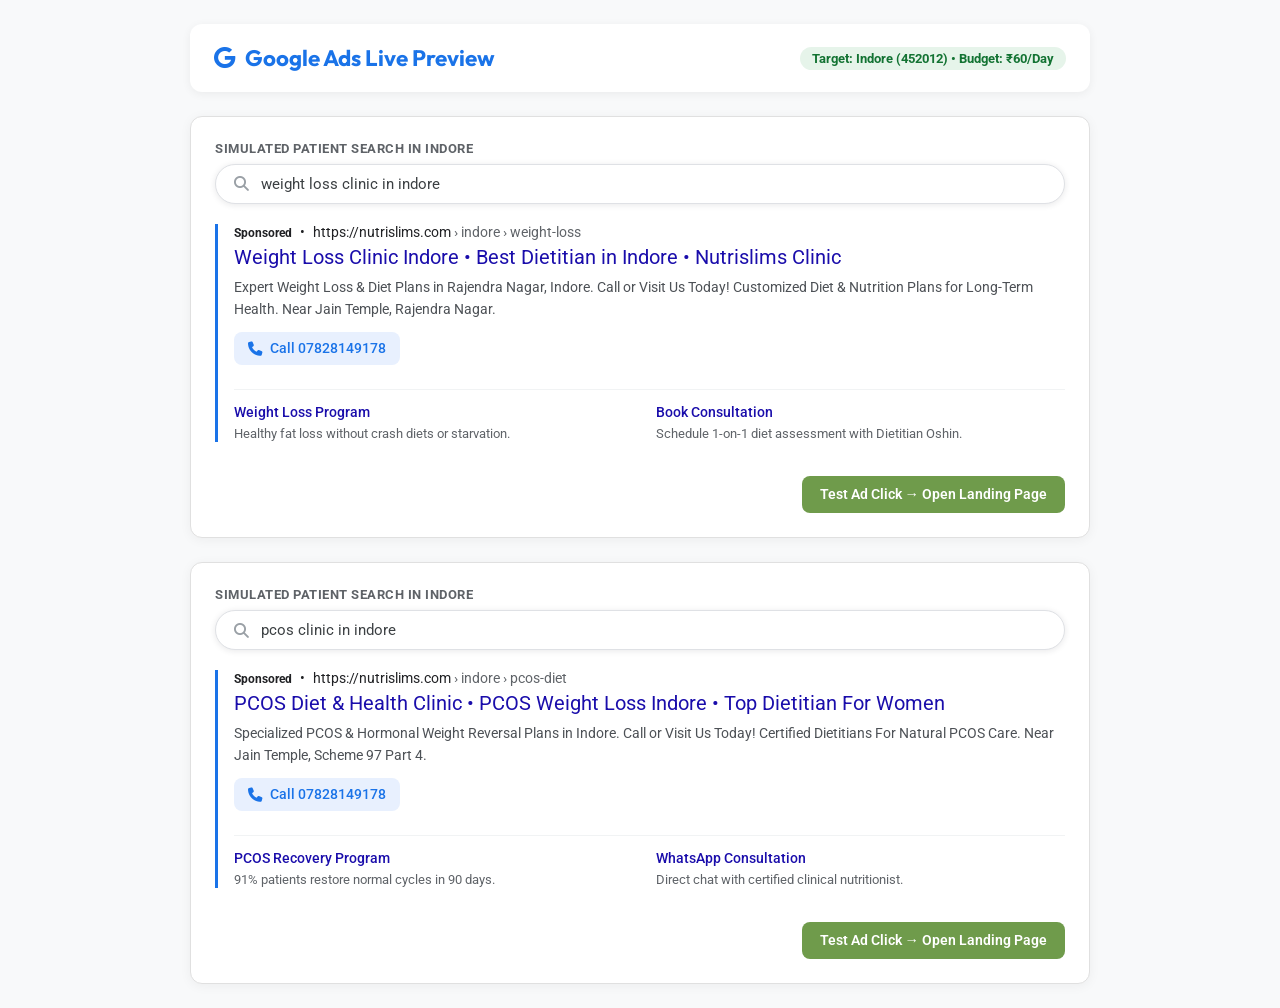
<file: ad_preview.html>
<!DOCTYPE html>
<html lang="en">
<head>
    <meta charset="UTF-8">
    <meta name="viewport" content="width=device-width, initial-scale=1.0">
    <title>Google Ads Live Search Preview - Nutrislims Clinic</title>
    <link href="https://fonts.googleapis.com/css2?family=Roboto:wght@400;500;700&family=Outfit:wght@600;700&display=swap" rel="stylesheet">
    <link rel="stylesheet" href="https://cdnjs.cloudflare.com/ajax/libs/font-awesome/6.4.0/css/all.min.css">
    <style>
        * { box-sizing: border-box; margin: 0; padding: 0; }
        body {
            font-family: 'Roboto', arial, sans-serif;
            background: #f8f9fa;
            color: #202124;
            padding: 24px;
        }
        .header-bar {
            max-width: 900px;
            margin: 0 auto 24px auto;
            background: #fff;
            padding: 20px 24px;
            border-radius: 12px;
            box-shadow: 0 2px 10px rgba(0,0,0,0.06);
            display: flex;
            align-items: center;
            justify-content: space-between;
        }
        .header-bar h1 {
            font-family: 'Outfit', sans-serif;
            font-size: 1.4rem;
            color: #1a73e8;
            display: flex;
            align-items: center;
            gap: 10px;
        }
        .badge-live {
            background: #e6f4ea;
            color: #137333;
            font-size: 0.8rem;
            font-weight: 700;
            padding: 4px 12px;
            border-radius: 20px;
        }
        .preview-grid {
            max-width: 900px;
            margin: 0 auto;
            display: flex;
            flex-direction: column;
            gap: 24px;
        }
        .search-card {
            background: #fff;
            border-radius: 12px;
            padding: 24px;
            box-shadow: 0 2px 12px rgba(0,0,0,0.05);
            border: 1px solid #e0e0e0;
        }
        .search-box {
            display: flex;
            align-items: center;
            gap: 12px;
            background: #fff;
            border: 1px solid #dfe1e5;
            border-radius: 24px;
            padding: 10px 18px;
            margin-bottom: 20px;
            box-shadow: 0 1px 6px rgba(32,33,36,0.1);
            font-size: 0.95rem;
            color: #3c4043;
        }
        .search-box i.fa-magnifying-glass { color: #9aa0a6; }
        .query-label {
            font-size: 0.8rem;
            text-transform: uppercase;
            color: #5f6368;
            font-weight: 700;
            letter-spacing: 0.5px;
            margin-bottom: 8px;
        }
        
        /* Google Ad Card Styling */
        .ad-container {
            border-left: 3px solid #1a73e8;
            padding-left: 16px;
        }
        .ad-meta {
            display: flex;
            align-items: center;
            gap: 8px;
            font-size: 0.88rem;
            margin-bottom: 4px;
        }
        .ad-badge {
            font-weight: 700;
            color: #202124;
            font-size: 0.78rem;
        }
        .ad-url {
            color: #202124;
            font-size: 0.88rem;
            text-decoration: none;
        }
        .ad-url span { color: #5f6368; }
        .ad-headline {
            font-size: 1.25rem;
            line-height: 1.35;
            color: #1a0dab;
            text-decoration: none;
            font-weight: 400;
            margin-bottom: 6px;
            display: block;
        }
        .ad-headline:hover { text-decoration: underline; }
        .ad-description {
            font-size: 0.9rem;
            line-height: 1.5;
            color: #4d5156;
            margin-bottom: 12px;
        }
        
        /* Direct Call Extension */
        .ad-call-extension {
            display: inline-flex;
            align-items: center;
            gap: 8px;
            background: #e8f0fe;
            color: #1a73e8;
            font-weight: 500;
            padding: 8px 14px;
            border-radius: 8px;
            text-decoration: none;
            font-size: 0.9rem;
            margin-bottom: 14px;
        }
        .ad-call-extension i { color: #1a73e8; }
        
        /* Sitelink Extensions */
        .ad-sitelinks {
            display: grid;
            grid-template-columns: 1fr 1fr;
            gap: 12px;
            margin-top: 10px;
            border-top: 1px solid #f1f3f4;
            padding-top: 14px;
        }
        .sitelink {
            text-decoration: none;
        }
        .sitelink-title {
            color: #1a0dab;
            font-size: 0.9rem;
            font-weight: 500;
            display: block;
            margin-bottom: 2px;
        }
        .sitelink-title:hover { text-decoration: underline; }
        .sitelink-desc {
            color: #5f6368;
            font-size: 0.8rem;
        }
        
        /* View Landing Page Button */
        .view-lp-btn {
            display: inline-flex;
            align-items: center;
            gap: 8px;
            margin-top: 16px;
            background: #6F9B4B;
            color: #fff;
            padding: 10px 18px;
            border-radius: 8px;
            text-decoration: none;
            font-weight: 600;
            font-size: 0.9rem;
        }
        .view-lp-btn:hover { background: #587C3B; }

        /* Mobile Responsive Adjustments for Preview */
        @media (max-width: 600px) {
            body { padding: 12px; }
            .header-bar {
                flex-direction: column;
                align-items: flex-start;
                gap: 10px;
                padding: 16px;
            }
            .header-bar h1 { font-size: 1.2rem; }
            .search-card { padding: 16px; }
            .ad-sitelinks { grid-template-columns: 1fr; }
            .view-lp-btn { width: 100%; justify-content: center; text-align: center; }
        }
    </style>
</head>
<body>

    <div class="header-bar">
        <h1><i class="fa-brands fa-google"></i> Google Ads Live Preview</h1>
        <span class="badge-live">Target: Indore (452012) &bull; Budget: &#8377;60/Day</span>
    </div>

    <div class="preview-grid">

        <!-- PREVIEW 1: WEIGHT LOSS AD -->
        <div class="search-card">
            <div class="query-label">Simulated Patient Search in Indore</div>
            <div class="search-box">
                <i class="fa-solid fa-magnifying-glass"></i>
                <span>weight loss clinic in indore</span>
            </div>

            <div class="ad-container">
                <div class="ad-meta">
                    <span class="ad-badge">Sponsored</span> &bull;
                    <a href="/index.html#weight-loss" class="ad-url">https://nutrislims.com <span>&rsaquo; indore &rsaquo; weight-loss</span></a>
                </div>
                <a href="/index.html#weight-loss" class="ad-headline">
                    Weight Loss Clinic Indore &bull; Best Dietitian in Indore &bull; Nutrislims Clinic
                </a>
                <p class="ad-description">
                    Expert Weight Loss & Diet Plans in Rajendra Nagar, Indore. Call or Visit Us Today! Customized Diet & Nutrition Plans for Long-Term Health. Near Jain Temple, Rajendra Nagar.
                </p>
                <div>
                    <a href="tel:07828149178" class="ad-call-extension">
                        <i class="fa-solid fa-phone"></i> Call 07828149178
                    </a>
                </div>
                <div class="ad-sitelinks">
                    <a href="/index.html#weight-loss" class="sitelink">
                        <span class="sitelink-title">Weight Loss Program</span>
                        <span class="sitelink-desc">Healthy fat loss without crash diets or starvation.</span>
                    </a>
                    <a href="/index.html#appointment-booking" class="sitelink">
                        <span class="sitelink-title">Book Consultation</span>
                        <span class="sitelink-desc">Schedule 1-on-1 diet assessment with Dietitian Oshin.</span>
                    </a>
                </div>
            </div>

            <div style="margin-top: 18px; text-align: right;">
                <a href="/index.html#weight-loss" class="view-lp-btn">Test Ad Click &rarr; Open Landing Page</a>
            </div>
        </div>

        <!-- PREVIEW 2: PCOS AD -->
        <div class="search-card">
            <div class="query-label">Simulated Patient Search in Indore</div>
            <div class="search-box">
                <i class="fa-solid fa-magnifying-glass"></i>
                <span>pcos clinic in indore</span>
            </div>

            <div class="ad-container">
                <div class="ad-meta">
                    <span class="ad-badge">Sponsored</span> &bull;
                    <a href="/index.html#pcos-care" class="ad-url">https://nutrislims.com <span>&rsaquo; indore &rsaquo; pcos-diet</span></a>
                </div>
                <a href="/index.html#pcos-care" class="ad-headline">
                    PCOS Diet & Health Clinic &bull; PCOS Weight Loss Indore &bull; Top Dietitian For Women
                </a>
                <p class="ad-description">
                    Specialized PCOS & Hormonal Weight Reversal Plans in Indore. Call or Visit Us Today! Certified Dietitians For Natural PCOS Care. Near Jain Temple, Scheme 97 Part 4.
                </p>
                <div>
                    <a href="tel:07828149178" class="ad-call-extension">
                        <i class="fa-solid fa-phone"></i> Call 07828149178
                    </a>
                </div>
                <div class="ad-sitelinks">
                    <a href="/index.html#pcos-care" class="sitelink">
                        <span class="sitelink-title">PCOS Recovery Program</span>
                        <span class="sitelink-desc">91% patients restore normal cycles in 90 days.</span>
                    </a>
                    <a href="/index.html#appointment-booking" class="sitelink">
                        <span class="sitelink-title">WhatsApp Consultation</span>
                        <span class="sitelink-desc">Direct chat with certified clinical nutritionist.</span>
                    </a>
                </div>
            </div>

            <div style="margin-top: 18px; text-align: right;">
                <a href="/index.html#pcos-care" class="view-lp-btn">Test Ad Click &rarr; Open Landing Page</a>
            </div>
        </div>

    </div>

</body>
</html>
</file>
<file: styles.css>
/* DESIGN SYSTEM & STYLES FOR NUTRISLIMS PREMIUM WEB APP */

/* Google Fonts Setup */
:root {
    --font-heading: 'Outfit', sans-serif;
    --font-body: 'DM Sans', sans-serif;
    --font-condensed: 'Barlow Condensed', sans-serif;

    /* Theme colors Light Mode (Default) */
    --color-primary: #6F9B4B; /* Sage Green */
    --color-primary-dark: #587C3B;
    --color-primary-light: #e3eedc;
    --color-secondary: #FC9401; /* Amber Gold */
    --color-secondary-dark: #d87e00;
    --color-dark: #1E2022; /* Charcoal */
    --color-light: #F8FAFC;
    --color-white: #FFFFFF;
    --color-border: #E2E8F0;
    --color-text-muted: #64748B;
    --color-text-dark: #0F172A;
    
    /* Semantic Status colors */
    --color-success: #10B981;
    --color-warning: #F59E0B;
    --color-danger: #EF4444;
    --color-info: #3B82F6;

    /* Glassmorphism details */
    --glass-bg: rgba(255, 255, 255, 0.7);
    --glass-border: rgba(255, 255, 255, 0.4);
    --glass-shadow: 0 8px 32px 0 rgba(111, 155, 75, 0.08);
    --glass-blur: 12px;

    /* Card Shadows & Radius */
    --shadow-sm: 0 1px 3px rgba(0,0,0,0.1);
    --shadow-md: 0 10px 25px -5px rgba(0,0,0,0.05), 0 8px 10px -6px rgba(0,0,0,0.05);
    --shadow-lg: 0 20px 25px -5px rgba(111, 155, 75, 0.15), 0 10px 10px -5px rgba(111, 155, 75, 0.04);
    
    --radius-sm: 8px;
    --radius-md: 16px;
    --radius-lg: 24px;
    --radius-round: 50%;
    
    --transition-speed: 0.3s;
}

/* Accessibility / High Contrast Overrides */
body.accessibility-contrast {
    --color-primary: #2b5514;
    --color-secondary: #c45d00;
    --color-dark: #000000;
    --color-text-muted: #000000;
    --color-text-dark: #000000;
    font-size: 18px;
}

/* Dark Mode Overrides */
body.dark-mode {
    --color-light: #0F172A;
    --color-white: #1E293B;
    --color-dark: #F8FAFC;
    --color-border: #334155;
    --color-text-muted: #94A3B8;
    --color-text-dark: #F8FAFC;
    
    --glass-bg: rgba(30, 41, 59, 0.7);
    --glass-border: rgba(255, 255, 255, 0.05);
    --glass-shadow: 0 8px 32px 0 rgba(0, 0, 0, 0.3);
    
    background-color: #0F172A;
    color: #E2E8F0;
}

/* Base Reset & Presets */
* {
    margin: 0;
    padding: 0;
    box-sizing: border-box;
}

html {
    scroll-behavior: smooth;
    font-size: 16px;
    scroll-padding-top: 80px;
}

.app-page,
.section-block,
.ad-conversion-section,
#appointment-booking,
#tools-section,
#recipes-section,
#dashboard-section,
#services,
#weight-loss,
#pcos-care {
    scroll-margin-top: 80px;
}

body {
    font-family: var(--font-body);
    background-color: var(--color-light);
    color: var(--color-text-dark);
    line-height: 1.6;
    overflow-x: hidden;
    transition: background-color var(--transition-speed), color var(--transition-speed);
}

/* Custom Scrollbar */
::-webkit-scrollbar {
    width: 8px;
}
::-webkit-scrollbar-track {
    background: var(--color-light);
}
::-webkit-scrollbar-thumb {
    background: var(--color-primary);
    border-radius: var(--radius-sm);
}
::-webkit-scrollbar-thumb:hover {
    background: var(--color-primary-dark);
}

/* Layout Utilities */
.container {
    width: 100%;
    max-width: 1280px;
    margin: 0 auto;
    padding: 0 24px;
}

.max-width-md {
    max-width: 800px;
}

.text-center {
    text-align: center;
}

.text-left {
    text-align: left;
}

.section-spacing {
    padding: 80px 0;
}

.light-gray-bg {
    background-color: var(--color-primary-light);
}
body.dark-mode .light-gray-bg {
    background-color: #1e293b;
}

/* Title system */
.section-subtitle {
    display: inline-block;
    color: var(--color-primary);
    font-weight: 700;
    text-transform: uppercase;
    letter-spacing: 2px;
    font-size: 0.85rem;
    margin-bottom: 12px;
    font-family: var(--font-heading);
}

.section-title {
    font-family: var(--font-heading);
    font-size: 2.5rem;
    font-weight: 800;
    color: var(--color-dark);
    margin-bottom: 16px;
    line-height: 1.2;
}

.section-desc {
    font-size: 1.1rem;
    color: var(--color-text-muted);
    max-width: 700px;
    margin: 0 auto 50px;
}

/* Sticky Header and Topbar Navigation */
#main-header {
    width: 100%;
    position: relative;
    z-index: 1000;
    background-color: var(--color-white);
    box-shadow: var(--shadow-sm);
    transition: all var(--transition-speed);
}

.header-topbar {
    background-color: var(--color-dark);
    color: var(--color-white);
    display: flex;
    justify-content: space-between;
    align-items: center;
    padding: 10px 24px;
    font-size: 0.85rem;
}

.topbar-info span {
    margin-right: 20px;
}

.topbar-info i {
    color: var(--color-primary);
    margin-right: 5px;
}

.topbar-links {
    display: flex;
    align-items: center;
    gap: 15px;
}

.topbar-links a {
    color: var(--color-white);
    text-decoration: none;
    transition: color 0.2s;
}

.topbar-links a:hover {
    color: var(--color-primary);
}

.live-status-badge {
    background-color: var(--color-success);
    color: white;
    padding: 2px 10px;
    border-radius: 20px;
    font-weight: 600;
    font-size: 0.75rem;
    display: inline-block;
    animation: pulse-badge 2s infinite;
}

.social-links {
    display: flex;
    gap: 10px;
}

.social-links a {
    font-size: 0.95rem;
}

/* Navbar */
.header-navbar {
    display: flex;
    justify-content: space-between;
    align-items: center;
    padding: 15px 24px;
}

.brand-logo {
    display: flex;
    align-items: center;
    text-decoration: none;
}

.logo-img {
    height: 48px;
    margin-right: 12px;
}

.logo-text {
    font-family: var(--font-heading);
    font-size: 1.8rem;
    font-weight: 800;
    color: var(--color-dark);
}

.logo-text span {
    color: var(--color-primary);
}

.navbar-links {
    display: flex;
    gap: 30px;
}

.nav-link {
    text-decoration: none;
    color: var(--color-text-dark);
    font-weight: 600;
    font-family: var(--font-heading);
    font-size: 1.05rem;
    transition: color 0.2s;
    position: relative;
    padding: 5px 0;
}

.nav-link:hover,
.nav-link.active {
    color: var(--color-primary);
}

.nav-link::after {
    content: '';
    position: absolute;
    width: 0;
    height: 3px;
    bottom: 0;
    left: 0;
    background-color: var(--color-primary);
    transition: width 0.3s;
}

.nav-link:hover::after,
.nav-link.active::after {
    width: 100%;
}

.navbar-actions {
    display: flex;
    align-items: center;
    gap: 15px;
}

.icon-action-btn {
    background: none;
    border: none;
    color: var(--color-text-dark);
    font-size: 1.2rem;
    cursor: pointer;
    width: 38px;
    height: 38px;
    display: flex;
    align-items: center;
    justify-content: center;
    border-radius: var(--radius-round);
    transition: background-color 0.2s;
}

.icon-action-btn:hover {
    background-color: var(--color-primary-light);
    color: var(--color-primary);
}

/* Global Search Engine */
.global-search-container {
    position: relative;
    display: flex;
    align-items: center;
}

#global-search-input {
    width: 0;
    opacity: 0;
    border: 1px solid var(--color-border);
    border-radius: 20px;
    padding: 6px 12px;
    outline: none;
    font-family: var(--font-body);
    font-size: 0.9rem;
    transition: width 0.4s ease, opacity 0.4s ease;
}

.global-search-container.active #global-search-input {
    width: 200px;
    opacity: 1;
    padding-left: 30px;
}

.search-trigger {
    cursor: pointer;
    font-size: 1.1rem;
    color: var(--color-text-dark);
    position: absolute;
    left: 8px;
    z-index: 10;
    transition: left 0.4s;
}

.global-search-container.active .search-trigger {
    left: 10px;
}

.search-results-popup {
    position: absolute;
    top: 100%;
    right: 0;
    width: 320px;
    background-color: var(--color-white);
    border: 1px solid var(--color-border);
    border-radius: var(--radius-md);
    box-shadow: var(--shadow-md);
    display: none;
    z-index: 1000;
    max-height: 300px;
    overflow-y: auto;
    padding: 10px;
    margin-top: 10px;
}

.search-results-popup.active {
    display: block;
}

.search-res-item {
    padding: 8px 12px;
    border-bottom: 1px solid var(--color-border);
    cursor: pointer;
    font-size: 0.9rem;
    transition: background var(--transition-speed);
}

.search-res-item:last-child {
    border-bottom: none;
}

.search-res-item:hover {
    background-color: var(--color-primary-light);
    color: var(--color-primary-dark);
}

.search-res-item .category {
    font-size: 0.75rem;
    color: var(--color-primary);
    text-transform: uppercase;
    display: block;
    font-weight: bold;
}

/* General button systems */
.theme-btn {
    border: none;
    padding: 12px 28px;
    font-size: 1rem;
    font-weight: 700;
    font-family: var(--font-heading);
    border-radius: var(--radius-md);
    cursor: pointer;
    display: inline-flex;
    align-items: center;
    gap: 8px;
    transition: all 0.2s;
    text-decoration: none;
}

.primary-btn {
    background-color: var(--color-primary);
    color: var(--color-white);
}

.primary-btn:hover {
    background-color: var(--color-primary-dark);
    transform: translateY(-2px);
    box-shadow: 0 4px 12px rgba(111, 155, 75, 0.3);
}

.accent-btn {
    background-color: var(--color-secondary);
    color: var(--color-white);
}

.accent-btn:hover {
    background-color: var(--color-secondary-dark);
    transform: translateY(-2px);
    box-shadow: 0 4px 12px rgba(252, 148, 1, 0.3);
}

.outline-btn {
    background: transparent;
    border: 2px solid var(--color-primary);
    color: var(--color-primary);
}

.outline-btn:hover {
    background-color: var(--color-primary);
    color: var(--color-white);
}

.dark-btn {
    background-color: var(--color-dark);
    color: var(--color-white);
}

.dark-btn:hover {
    background-color: #0F172A;
}

.btn-sm {
    padding: 8px 16px;
    font-size: 0.9rem;
}

.btn-xs {
    padding: 5px 10px;
    font-size: 0.75rem;
}

.w-full {
    width: 100%;
    justify-content: center;
}

.hidden {
    display: none !important;
}

/* Responsive Sticky Menu toggles */
.header-sticky.scrolled {
    position: fixed;
    top: 0;
    left: 0;
    box-shadow: var(--shadow-md);
    animation: slide-down 0.4s ease;
}

.mobile-nav-toggle {
    display: none;
    font-size: 1.5rem;
    background: none;
    border: none;
    color: var(--color-text-dark);
    cursor: pointer;
}

/* Ambients Particle Backdrop */
#particles-container {
    position: absolute;
    top: 0;
    left: 0;
    width: 100% !important;
    max-width: 100vw !important;
    height: 100vh;
    pointer-events: none;
    z-index: 1;
    overflow: hidden !important;
}

.particle {
    position: absolute;
    width: 8px;
    height: 8px;
    background-color: rgba(111, 155, 75, 0.2);
    border-radius: 50%;
    animation: move-up 10s linear infinite;
}

/* Glassmorphism general cards */
.glass-card {
    background: var(--glass-bg);
    backdrop-filter: blur(var(--glass-blur));
    -webkit-backdrop-filter: blur(var(--glass-blur));
    border: 1px solid var(--glass-border);
    box-shadow: var(--glass-shadow);
    border-radius: var(--radius-md);
    padding: 30px;
    transition: transform var(--transition-speed), box-shadow var(--transition-speed);
}

/* Hero layout design */
.hero-banner-section {
    position: relative;
    padding: 120px 0;
    background-size: cover;
    background-position: center;
    background-attachment: fixed;
    z-index: 10;
    overflow: hidden;
}

.hero-container {
    display: grid;
    grid-template-columns: 1.2fr 0.8fr;
    gap: 40px;
    align-items: center;
}

.hero-content {
    color: var(--color-white);
}

.hero-sub {
    color: var(--color-secondary);
    font-weight: 800;
    text-transform: uppercase;
    font-size: 0.95rem;
    letter-spacing: 3px;
    display: block;
    margin-bottom: 15px;
    font-family: var(--font-heading);
}

.hero-title {
    font-family: var(--font-heading);
    font-size: 4rem;
    font-weight: 900;
    line-height: 1.1;
    margin-bottom: 25px;
}

.hero-desc {
    font-size: 1.15rem;
    line-height: 1.7;
    margin-bottom: 35px;
    color: rgba(255, 255, 255, 0.9);
}

.hero-cta-buttons {
    display: flex;
    gap: 12px;
    margin-bottom: 35px;
    flex-wrap: wrap;
    align-items: center;
}

.hero-cta-buttons .theme-btn {
    white-space: nowrap;
    padding: 12px 18px;
    font-size: 0.95rem;
    box-sizing: border-box;
}

.hero-stats {
    display: flex;
    gap: 30px;
}

.stat-card {
    border-left: 3px solid var(--color-primary);
    padding-left: 15px;
}

.stat-num {
    font-size: 2.2rem;
    font-weight: 800;
    font-family: var(--font-heading);
    color: var(--color-white);
    display: block;
    line-height: 1;
    margin-bottom: 5px;
}

.stat-label {
    font-size: 0.85rem;
    color: rgba(255, 255, 255, 0.7);
    text-transform: uppercase;
    letter-spacing: 1px;
}

/* Quick BMI Card in Hero */
.hero-widget-bmi {
    width: 100%;
    color: var(--color-text-dark);
}

.widget-header h3 {
    font-family: var(--font-heading);
    font-size: 1.4rem;
    font-weight: 800;
    margin-bottom: 5px;
    color: var(--color-dark);
}

.widget-header h3 i {
    color: var(--color-primary);
}

.widget-header p {
    font-size: 0.9rem;
    color: var(--color-text-muted);
    margin-bottom: 20px;
}

.form-toggle-system {
    display: flex;
    background-color: var(--color-light);
    border-radius: 20px;
    padding: 4px;
    margin-bottom: 20px;
}

.toggle-tab-btn {
    flex: 1;
    border: none;
    background: transparent;
    padding: 8px 12px;
    font-family: var(--font-heading);
    font-weight: 700;
    font-size: 0.85rem;
    border-radius: 16px;
    cursor: pointer;
    transition: all var(--transition-speed);
}

.toggle-tab-btn.active {
    background-color: var(--color-primary);
    color: var(--color-white);
}

.input-row {
    display: flex;
    gap: 15px;
    margin-bottom: 20px;
}

.input-grp {
    flex: 1;
}

.input-grp label {
    display: block;
    font-size: 0.8rem;
    font-weight: 700;
    margin-bottom: 6px;
    text-transform: uppercase;
    color: var(--color-text-muted);
}

.input-addon {
    position: relative;
    display: flex;
    align-items: center;
}

.input-addon input {
    width: 100%;
    padding: 10px 45px 10px 12px;
    border: 1px solid var(--color-border);
    border-radius: var(--radius-sm);
    outline: none;
    font-family: var(--font-body);
}

.input-addon span {
    position: absolute;
    right: 12px;
    font-size: 0.85rem;
    color: var(--color-text-muted);
    font-weight: 600;
}

/* Results panel in widgets */
.bmi-result-wrapper {
    margin-top: 20px;
}

.divider {
    height: 1px;
    background-color: var(--color-border);
    margin-bottom: 15px;
}

.bmi-score-row {
    display: flex;
    justify-content: space-between;
    align-items: center;
    font-size: 1.05rem;
    margin-bottom: 10px;
}

.bmi-score-row strong {
    font-size: 1.5rem;
    color: var(--color-primary-dark);
}

.bmi-badge {
    text-align: center;
    padding: 6px;
    font-weight: 700;
    border-radius: var(--radius-sm);
    font-size: 0.9rem;
    margin-bottom: 10px;
}

.bmi-badge.normal {
    background-color: rgba(16, 185, 129, 0.15);
    color: var(--color-success);
}

.bmi-badge.underweight {
    background-color: rgba(59, 130, 246, 0.15);
    color: var(--color-info);
}

.bmi-badge.overweight {
    background-color: rgba(245, 158, 11, 0.15);
    color: var(--color-warning);
}

.bmi-badge.obese {
    background-color: rgba(239, 68, 68, 0.15);
    color: var(--color-danger);
}

.bmi-suggestion {
    font-size: 0.85rem;
    color: var(--color-text-muted);
}

/* Services section mega grid */
.services-grid {
    display: grid;
    grid-template-columns: repeat(auto-fit, minmax(320px, 1fr));
    gap: 30px;
    margin-top: 50px;
}

.service-card {
    background-color: var(--color-white);
    border-radius: var(--radius-md);
    padding: 40px 30px;
    text-align: left;
    box-shadow: var(--shadow-md);
    border: 1px solid var(--color-border);
    transition: all var(--transition-speed) cubic-bezier(0.165, 0.84, 0.44, 1);
}

.service-card:hover {
    transform: translateY(-8px);
    box-shadow: var(--shadow-lg);
    border-color: var(--color-primary-light);
}

.srv-icon-box {
    width: 60px;
    height: 60px;
    background-color: var(--color-primary-light);
    border-radius: var(--radius-sm);
    display: flex;
    align-items: center;
    justify-content: center;
    color: var(--color-primary);
    font-size: 1.8rem;
    margin-bottom: 25px;
}

.service-card h3 {
    font-family: var(--font-heading);
    font-size: 1.4rem;
    color: var(--color-dark);
    margin-bottom: 15px;
    font-weight: 800;
}

.service-card p {
    font-size: 0.95rem;
    color: var(--color-text-muted);
    margin-bottom: 20px;
    line-height: 1.6;
}

.srv-link {
    font-size: 0.9rem;
    font-weight: 700;
    color: var(--color-primary);
    text-transform: uppercase;
    letter-spacing: 1px;
    cursor: pointer;
    display: flex;
    align-items: center;
    gap: 5px;
    transition: gap 0.2s;
}

.service-card:hover .srv-link {
    gap: 10px;
}

/* About dietician section details */
.dietician-layout {
    display: grid;
    grid-template-columns: 0.8fr 1.2fr;
    gap: 60px;
    align-items: center;
    padding: 80px 24px;
}

.dietician-image-wrapper {
    position: relative;
}

.diet-avatar {
    width: 100%;
    border-radius: var(--radius-md);
    object-fit: cover;
    box-shadow: var(--shadow-lg);
}

.experience-badge {
    position: absolute;
    bottom: -20px;
    right: -20px;
    background-color: var(--color-primary);
    color: var(--color-white);
    padding: 20px 30px;
    border-radius: var(--radius-md);
    box-shadow: var(--shadow-md);
    text-align: center;
    line-height: 1.2;
}

.experience-badge h3 {
    font-size: 2.2rem;
    font-family: var(--font-heading);
    font-weight: 900;
}

.experience-badge span {
    font-size: 0.75rem;
    text-transform: uppercase;
    letter-spacing: 1px;
}

.dietician-bio-content h2 {
    font-family: var(--font-heading);
    font-size: 2.5rem;
    font-weight: 800;
    margin-bottom: 20px;
}

.bio-intro {
    font-size: 1.2rem;
    font-weight: 500;
    color: var(--color-primary-dark);
    margin-bottom: 25px;
}

.credentials-checklist {
    display: grid;
    grid-template-columns: 1fr;
    gap: 15px;
    margin-bottom: 35px;
}

.cred-item {
    display: flex;
    align-items: center;
    gap: 15px;
    font-size: 1.05rem;
    font-weight: 600;
}

.cred-item i {
    color: var(--color-secondary);
    font-size: 1.2rem;
}

.timeline-steps h4 {
    font-family: var(--font-heading);
    font-size: 1.2rem;
    text-transform: uppercase;
    letter-spacing: 1.5px;
    margin-bottom: 20px;
}

.timeline-item {
    display: flex;
    gap: 20px;
    margin-bottom: 25px;
}

.timeline-dot {
    width: 32px;
    height: 32px;
    background-color: var(--color-primary-light);
    color: var(--color-primary-dark);
    border-radius: 50%;
    display: flex;
    align-items: center;
    justify-content: center;
    font-weight: 700;
    font-size: 0.95rem;
    flex-shrink: 0;
}

.timeline-item h5 {
    font-family: var(--font-heading);
    font-size: 1.1rem;
    font-weight: 800;
    margin-bottom: 4px;
}

.timeline-item p {
    font-size: 0.9rem;
    color: var(--color-text-muted);
}

/* Awards Infinite Loop Banner */
.carousel-section {
    width: 100% !important;
    max-width: 100vw !important;
    overflow: hidden !important;
}

.awards-slider-container {
    width: 100% !important;
    max-width: 100vw !important;
    overflow: hidden !important;
    padding: 30px 0;
    position: relative;
}

.awards-track {
    display: flex;
    gap: 50px;
    width: max-content;
    animation: loop-scroll 25s linear infinite;
}

.award-logo {
    display: flex;
    align-items: center;
    gap: 12px;
    font-family: var(--font-heading);
    font-weight: 700;
    font-size: 1.15rem;
    color: var(--color-text-muted);
    background-color: var(--color-white);
    padding: 12px 24px;
    border-radius: 30px;
    box-shadow: var(--shadow-sm);
}

.award-logo i {
    color: var(--color-secondary);
    font-size: 1.3rem;
}

/* Testimonial slider */
.success-slider {
    display: grid;
    grid-template-columns: repeat(auto-fit, minmax(400px, 1fr));
    gap: 40px;
    margin-top: 50px;
}

.success-card {
    text-align: left;
    display: flex;
    flex-direction: column;
    justify-content: space-between;
}

.progress-view-slider {
    display: flex;
    justify-content: center;
    align-items: center;
    gap: 30px;
    margin-bottom: 30px;
    background-color: var(--color-light);
    padding: 20px;
    border-radius: var(--radius-md);
}
body.dark-mode .progress-view-slider {
    background-color: #0F172A;
}

.progress-panel {
    text-align: center;
}

.weight-label {
    font-size: 0.8rem;
    font-weight: 700;
    text-transform: uppercase;
    letter-spacing: 1px;
    margin-bottom: 8px;
}

.weight-label.before {
    color: var(--color-danger);
}

.weight-label.after {
    color: var(--color-success);
}

.weight-circle {
    width: 80px;
    height: 80px;
    border-radius: 50%;
    display: flex;
    flex-direction: column;
    align-items: center;
    justify-content: center;
    font-family: var(--font-heading);
    font-weight: 900;
    font-size: 1.6rem;
    box-shadow: var(--shadow-sm);
}

.before-circle {
    background-color: #FEE2E2;
    color: var(--color-danger);
    border: 2px dashed var(--color-danger);
}

.after-circle {
    background-color: #D1FAE5;
    color: var(--color-success);
    border: 2px solid var(--color-success);
}

.diabetic-before {
    background-color: #FEF3C7;
    color: var(--color-warning);
    border: 2px dashed var(--color-warning);
    font-size: 1.3rem;
}

.diabetic-after {
    background-color: #D1FAE5;
    color: var(--color-success);
    border: 2px solid var(--color-success);
    font-size: 1.3rem;
}

.weight-circle small {
    font-size: 0.75rem;
    font-weight: 600;
    text-transform: uppercase;
}

.progress-arrow-indicator {
    font-size: 1.5rem;
    color: var(--color-text-muted);
}

.testimonial-txt h3 {
    font-family: var(--font-heading);
    font-size: 1.25rem;
    font-weight: 800;
    margin-bottom: 12px;
}

.testimonial-txt p {
    font-style: italic;
    color: var(--color-text-muted);
    font-size: 0.95rem;
    margin-bottom: 15px;
}

.client-name {
    font-weight: 700;
    color: var(--color-primary);
}

/* Booking layouts */
.booking-container {
    display: grid;
    grid-template-columns: 1fr 1fr;
    gap: 60px;
    align-items: center;
    padding: 80px 24px;
}

.booking-benefits-grid {
    display: grid;
    grid-template-columns: 1fr 1fr;
    gap: 15px;
    margin: 30px 0;
}

.benefit-tag {
    display: flex;
    align-items: center;
    gap: 10px;
    font-size: 0.95rem;
    font-weight: 600;
}

.benefit-tag i {
    color: var(--color-primary);
}

.booking-hotline {
    display: flex;
    align-items: center;
    gap: 20px;
    background-color: var(--color-white);
    padding: 15px 25px;
    border-radius: var(--radius-md);
    box-shadow: var(--shadow-sm);
    width: max-content;
}
body.dark-mode .booking-hotline {
    background-color: #1e293b;
}

.booking-hotline i {
    font-size: 1.8rem;
    color: var(--color-secondary);
}

.booking-hotline span {
    font-size: 0.8rem;
    color: var(--color-text-muted);
    text-transform: uppercase;
    letter-spacing: 1px;
    display: block;
}

.booking-hotline strong {
    font-size: 1.25rem;
    font-family: var(--font-heading);
    color: var(--color-dark);
}

.booking-right-form {
    color: var(--color-text-dark);
}

.booking-right-form h3 {
    font-family: var(--font-heading);
    font-size: 1.6rem;
    font-weight: 800;
    margin-bottom: 25px;
}

.clinic-form {
    display: grid;
    grid-template-columns: 1fr;
    gap: 20px;
}

.form-group-single {
    display: flex;
    flex-direction: column;
    gap: 8px;
}

.form-group-single label {
    font-size: 0.85rem;
    font-weight: 700;
    color: var(--color-text-dark);
}

.clinic-form input,
.clinic-form select,
.clinic-form textarea {
    padding: 12px 16px;
    border: 1px solid var(--color-border);
    background-color: var(--color-white);
    border-radius: var(--radius-sm);
    outline: none;
    font-family: var(--font-body);
    font-size: 0.95rem;
    color: var(--color-text-dark);
}

.form-group-split {
    display: grid;
    grid-template-columns: 1fr 1fr;
    gap: 20px;
}

/* FAQ style accordion */
.faq-accordion-list {
    margin-top: 40px;
    display: flex;
    flex-direction: column;
    gap: 15px;
}

.faq-item {
    border: 1px solid var(--color-border);
    background-color: var(--color-white);
    border-radius: var(--radius-sm);
    overflow: hidden;
}

.faq-question {
    width: 100%;
    padding: 20px 24px;
    background: none;
    border: none;
    text-align: left;
    font-family: var(--font-heading);
    font-size: 1.1rem;
    font-weight: 700;
    color: var(--color-text-dark);
    cursor: pointer;
    display: flex;
    justify-content: space-between;
    align-items: center;
}

.faq-question i {
    color: var(--color-primary);
    transition: transform var(--transition-speed);
}

.faq-answer {
    max-height: 0;
    overflow: hidden;
    padding: 0 24px;
    transition: all var(--transition-speed);
}

.faq-answer p {
    color: var(--color-text-muted);
    font-size: 0.95rem;
    padding-bottom: 20px;
}

.faq-item.active .faq-answer {
    max-height: 200px;
}

.faq-item.active .faq-question i {
    transform: rotate(180deg);
}

/* Newsletter Sub-Section (Requirement R1) */
.newsletter-sub-section {
    padding: 80px 0;
    position: relative;
    z-index: 2;
}

.newsletter-sub-section.accent-bg,
.accent-bg {
    background: linear-gradient(135deg, rgba(111, 155, 75, 0.08) 0%, rgba(252, 148, 1, 0.08) 100%);
    border-top: 1px solid var(--color-border);
    border-bottom: 1px solid var(--color-border);
}

body.dark-mode .newsletter-sub-section.accent-bg,
body.dark-mode .accent-bg {
    background: rgba(30, 41, 59, 0.65);
    border-color: rgba(255, 255, 255, 0.1);
}

.newsletter-sub-section h2 {
    font-family: var(--font-heading);
    font-size: 2.2rem;
    font-weight: 800;
    color: var(--color-dark);
    margin-bottom: 12px;
}

body.dark-mode .newsletter-sub-section h2 {
    color: var(--color-white);
}

.newsletter-sub-section p {
    color: var(--color-text-muted);
    font-size: 1.05rem;
    max-width: 600px;
    margin: 0 auto;
    line-height: 1.6;
}

/* Newsletter form */
.newsletter-form {
    display: flex;
    justify-content: center;
    max-width: 600px;
    margin: 30px auto 0;
    gap: 12px;
}

.newsletter-form input {
    flex: 1;
    padding: 12px 20px;
    border: 1px solid var(--color-border);
    border-radius: var(--radius-md);
    outline: none;
    font-size: 1rem;
    background: var(--color-white);
    color: var(--color-text-dark);
    transition: border-color var(--transition-speed);
}

.newsletter-form input:focus {
    border-color: var(--color-primary);
}

body.dark-mode .newsletter-form input {
    background: #1e293b;
    border-color: #334155;
    color: #ffffff;
}

/* Page Title Banners Across Hubs (Calculators Hub & Recipe Explorer) */
.page-title-banner {
    padding: 70px 0;
    color: var(--color-white);
    position: relative;
    background-size: cover;
    background-position: center;
    box-shadow: var(--shadow-md);
}

.page-title-banner .sub-lbl,
.sub-lbl {
    display: inline-block;
    color: var(--color-secondary);
    font-family: var(--font-heading);
    font-weight: 700;
    font-size: 0.9rem;
    text-transform: uppercase;
    letter-spacing: 2px;
    margin-bottom: 12px;
    background: rgba(252, 148, 1, 0.15);
    padding: 4px 14px;
    border-radius: 20px;
    border: 1px solid rgba(252, 148, 1, 0.3);
}

.page-title-banner h1 {
    color: #ffffff !important;
    font-family: var(--font-heading);
    font-size: 2.5rem;
    font-weight: 800;
    line-height: 1.2;
    margin-bottom: 14px;
}

.page-title-banner p {
    color: rgba(255, 255, 255, 0.9) !important;
    font-size: 1.05rem;
    max-width: 750px;
    margin: 0 auto;
    line-height: 1.6;
}

/* Calculators Layout and Categories tab panels */
.tools-layout-wrapper {
    display: grid;
    grid-template-columns: 0.6fr 1.4fr;
    gap: 40px;
    align-items: start;
}

.tools-sidebar-nav {
    display: flex;
    flex-direction: column;
    gap: 10px;
}

.sidebar-tab-btn {
    border: 1px solid var(--color-border);
    background-color: var(--color-white);
    padding: 14px 20px;
    font-family: var(--font-heading);
    font-size: 1rem;
    font-weight: 700;
    color: var(--color-text-dark);
    border-radius: var(--radius-sm);
    cursor: pointer;
    text-align: left;
    display: flex;
    align-items: center;
    gap: 12px;
    transition: all 0.2s;
}
body.dark-mode .sidebar-tab-btn {
    background-color: #1e293b;
}

.sidebar-tab-btn i {
    font-size: 1.1rem;
    color: var(--color-text-muted);
}

.sidebar-tab-btn:hover,
.sidebar-tab-btn.active {
    background-color: var(--color-primary);
    color: var(--color-white);
    border-color: var(--color-primary);
}

.sidebar-tab-btn:hover i,
.sidebar-tab-btn.active i {
    color: var(--color-white);
}

.calculator-display-card {
    min-height: 480px;
}

.calc-panel {
    display: none;
}

.calc-panel.active {
    display: block;
    animation: fade-in 0.4s ease;
}

.calc-panel h2 {
    font-family: var(--font-heading);
    font-size: 1.8rem;
    font-weight: 800;
    margin-bottom: 8px;
    color: var(--color-dark);
}

.calc-panel > p {
    color: var(--color-text-muted);
    font-size: 0.95rem;
    margin-bottom: 25px;
}

.calc-panel form {
    display: grid;
    grid-template-columns: 1fr;
    gap: 15px;
}

.calc-panel form input,
.calc-panel form select {
    padding: 12px;
    border: 1px solid var(--color-border);
    border-radius: var(--radius-sm);
    background-color: var(--color-white);
    outline: none;
    color: var(--color-text-dark);
}

/* Results panel in calculators */
.calc-results-output {
    margin-top: 30px;
    background-color: var(--color-light);
    border-radius: var(--radius-sm);
    padding: 25px;
    animation: slide-up 0.4s ease;
}
body.dark-mode .calc-results-output {
    background-color: #0F172A;
}

.result-score-block {
    display: flex;
    justify-content: space-between;
    align-items: center;
    font-size: 1.1rem;
    margin-bottom: 12px;
}

.result-score-block strong {
    font-size: 1.8rem;
    color: var(--color-primary);
}

.result-details-table {
    font-size: 0.9rem;
    margin-top: 15px;
}

.result-details-table p {
    margin-bottom: 8px;
}

/* TDEE Cut Maintain Bulk blocks */
.tdee-zones-grid {
    display: grid;
    grid-template-columns: repeat(3, 1fr);
    gap: 15px;
    margin-top: 20px;
}

.zone-card {
    text-align: center;
    padding: 15px 10px;
    border-radius: var(--radius-sm);
    background-color: var(--color-white);
    box-shadow: var(--shadow-sm);
}
body.dark-mode .zone-card {
    background-color: #1e293b;
}

.zone-card h4 {
    font-size: 0.8rem;
    text-transform: uppercase;
    color: var(--color-text-muted);
    margin-bottom: 5px;
}

.zone-card span {
    font-size: 1.2rem;
    font-family: var(--font-heading);
    font-weight: 800;
    color: var(--color-primary-dark);
}

/* Macros progress bars custom style */
.macro-bars-container {
    display: flex;
    flex-direction: column;
    gap: 15px;
    margin-top: 15px;
}

.macro-bar-item {
    width: 100%;
}

.macro-header {
    display: flex;
    justify-content: space-between;
    font-size: 0.85rem;
    font-weight: 700;
    margin-bottom: 5px;
}

.macro-progress-bar {
    height: 10px;
    background-color: var(--color-border);
    border-radius: 10px;
    overflow: hidden;
}

.progress-fill {
    height: 100%;
    border-radius: 10px;
    transition: width 0.5s ease-out;
}

.progress-fill.carbs {
    background-color: var(--color-info);
}

.progress-fill.protein {
    background-color: var(--color-success);
}

.progress-fill.fats {
    background-color: var(--color-warning);
}

/* PCOS & Risk Checklist items */
.screener-questionnaire {
    display: flex;
    flex-direction: column;
    gap: 12px;
}

.check-group {
    display: flex;
    align-items: flex-start;
    gap: 12px;
    cursor: pointer;
}

.check-group input {
    margin-top: 6px;
}

.check-group label {
    font-size: 0.95rem;
    color: var(--color-text-dark);
}

/* Intermittent Fasting widget style */
.fasting-timer-container {
    padding: 70px 0;
    background: linear-gradient(135deg, rgba(238, 246, 232, 0.75) 0%, rgba(247, 250, 245, 0.95) 100%);
    border-top: 1px solid rgba(220, 230, 215, 0.7);
    border-bottom: 1px solid rgba(220, 230, 215, 0.7);
    position: relative;
    overflow: hidden;
}

.fasting-timer-container::before {
    content: '';
    position: absolute;
    width: 320px;
    height: 320px;
    border-radius: 50%;
    background: radial-gradient(circle, rgba(112, 169, 67, 0.12) 0%, transparent 70%);
    top: -60px;
    right: -60px;
    pointer-events: none;
}

.fasting-grid {
    display: grid;
    grid-template-columns: 1fr 1fr;
    gap: 60px;
    align-items: center;
}

.fasting-info-left {
    display: flex;
    flex-direction: column;
    gap: 16px;
}

.fasting-info-left .badge-mini {
    align-self: flex-start;
    display: inline-flex;
    align-items: center;
    gap: 8px;
    padding: 6px 16px;
    border-radius: 999px;
    background: rgba(46, 125, 50, 0.1);
    color: #175B2A;
    font-size: 0.75rem;
    font-weight: 800;
    letter-spacing: 0.1em;
    text-transform: uppercase;
    border: 1px solid rgba(46, 125, 50, 0.2);
}

.fasting-info-left .badge-mini::before {
    content: '';
    width: 7px;
    height: 7px;
    border-radius: 50%;
    background: #168A4A;
    box-shadow: 0 0 8px #168A4A;
}

.fasting-info-left h2 {
    font-family: var(--font-heading);
    font-size: clamp(2rem, 3.4vw, 2.5rem);
    font-weight: 800;
    color: #17231B;
    line-height: 1.18;
    margin: 0;
    letter-spacing: -0.02em;
}

.fasting-info-left p {
    color: #667568;
    font-size: 1.02rem;
    line-height: 1.68;
    margin: 0;
    max-width: 520px;
}

.fasting-selectors {
    margin-top: 10px;
    display: flex;
    flex-direction: column;
    gap: 8px;
}

.fasting-selectors label {
    font-size: 0.88rem;
    font-weight: 700;
    color: #17231B;
    text-transform: uppercase;
    letter-spacing: 0.05em;
}

.fasting-selectors select,
#fast-plan-type {
    width: 100%;
    max-width: 420px;
    padding: 14px 44px 14px 18px;
    border: 1.5px solid rgba(46, 125, 50, 0.25);
    border-radius: 14px;
    background-color: #ffffff;
    background-image: url("data:image/svg+xml,%3Csvg xmlns='http://www.w3.org/2000/svg' viewBox='0 0 24 24' fill='none' stroke='%232E7D32' stroke-width='2.5' stroke-linecap='round' stroke-linejoin='round'%3E%3Cpolyline points='6 9 12 15 18 9'%3E%3C/polyline%3E%3C/svg%3E");
    background-repeat: no-repeat;
    background-position: right 16px center;
    background-size: 16px;
    appearance: none;
    -webkit-appearance: none;
    font-family: var(--font-body);
    font-size: 0.96rem;
    font-weight: 600;
    color: #17231B;
    box-shadow: 0 4px 18px rgba(23, 35, 27, 0.04);
    transition: all 0.25s ease;
    cursor: pointer;
}

.fasting-selectors select:focus,
#fast-plan-type:focus {
    border-color: #2E7D32;
    box-shadow: 0 0 0 4px rgba(46, 125, 50, 0.14);
    outline: none;
}

.fasting-timer-right {
    display: flex;
    flex-direction: column;
    align-items: center;
    justify-content: center;
    padding: 44px 36px;
    background: rgba(255, 255, 255, 0.92);
    backdrop-filter: blur(20px);
    -webkit-backdrop-filter: blur(20px);
    border: 1.5px solid rgba(255, 255, 255, 0.9);
    border-radius: 28px;
    box-shadow: 0 20px 48px rgba(23, 35, 27, 0.08);
    position: relative;
}

.timer-circle-widget {
    position: relative;
    width: 230px;
    height: 230px;
    margin-bottom: 30px;
    filter: drop-shadow(0 6px 16px rgba(46, 125, 50, 0.15));
}

.timer-svg-ring {
    transform: rotate(-90deg);
    width: 100%;
    height: 100%;
}

.ring-track {
    fill: none;
    stroke: rgba(220, 230, 215, 0.85);
    stroke-width: 9;
}

.ring-fill {
    fill: none;
    stroke: #2E7D32;
    stroke-width: 9;
    stroke-linecap: round;
    stroke-dasharray: 440;
    stroke-dashoffset: 440;
    transition: stroke-dashoffset 1s linear;
}

.timer-center-text {
    position: absolute;
    top: 50%;
    left: 50%;
    transform: translate(-50%, -50%);
    text-align: center;
    width: 100%;
    display: flex;
    flex-direction: column;
    align-items: center;
    justify-content: center;
}

.timer-status {
    font-size: 0.76rem;
    font-weight: 800;
    letter-spacing: 0.16em;
    color: #2E7D32;
    text-transform: uppercase;
    display: inline-block;
    padding: 3px 10px;
    border-radius: 999px;
    background: rgba(46, 125, 50, 0.08);
    margin-bottom: 4px;
}

.timer-clock {
    font-family: var(--font-heading);
    font-size: 2.35rem;
    font-weight: 900;
    line-height: 1.05;
    color: #17231B;
    letter-spacing: -0.02em;
    display: block;
    margin: 4px 0;
    font-variant-numeric: tabular-nums;
}

.timer-subtxt {
    font-size: 0.78rem;
    font-weight: 500;
    color: #667568;
    font-variant-numeric: tabular-nums;
}

.timer-controls {
    display: flex;
    gap: 14px;
    flex-wrap: wrap;
    justify-content: center;
}

.timer-controls .theme-btn {
    min-height: 46px;
    padding: 11px 24px;
    font-size: 0.95rem;
    border-radius: 999px;
    font-weight: 700;
    display: inline-flex;
    align-items: center;
    gap: 8px;
    transition: all 0.25s ease;
}

.timer-controls #fast-start-btn {
    background: #2E7D32;
    color: #ffffff;
    border: 2px solid #2E7D32;
    box-shadow: 0 6px 20px rgba(46, 125, 50, 0.25);
}

.timer-controls #fast-start-btn:hover {
    background: #175B2A;
    border-color: #175B2A;
    transform: translateY(-2px);
    box-shadow: 0 8px 24px rgba(23, 91, 42, 0.3);
}

.timer-controls .outline-btn {
    background: transparent;
    color: #17231B;
    border: 2px solid rgba(46, 125, 50, 0.3);
}

.timer-controls .outline-btn:hover {
    background: rgba(46, 125, 50, 0.08);
    border-color: #2E7D32;
    color: #2E7D32;
}

/* Nutrient Screener lists */
.nut-list-wrapper {
    display: flex;
    flex-direction: column;
    gap: 10px;
    margin-top: 10px;
}

.deficiency-item {
    background-color: var(--color-white);
    border-radius: var(--radius-sm);
    padding: 12px 16px;
    border-left: 4px solid var(--color-warning);
    box-shadow: var(--shadow-sm);
}
body.dark-mode .deficiency-item {
    background-color: #1e293b;
}

.deficiency-item h4 {
    font-family: var(--font-heading);
    font-size: 1.05rem;
    margin-bottom: 5px;
    color: var(--color-dark);
}

.deficiency-item p {
    font-size: 0.85rem;
    color: var(--color-text-muted);
}

/* Recipe Center CSS layouts */
.recipe-filters-wrapper {
    display: flex;
    justify-content: center;
    gap: 12px;
    flex-wrap: wrap;
    margin-bottom: 45px;
}

.filter-btn,
.recipe-cat-btn {
    border: 1.5px solid rgba(220, 230, 215, 0.9);
    background-color: #ffffff;
    padding: 10px 22px;
    border-radius: 999px;
    cursor: pointer;
    font-family: var(--font-heading);
    font-weight: 700;
    font-size: 0.92rem;
    transition: all 0.25s ease;
    color: #17231B;
    box-shadow: 0 2px 10px rgba(23, 35, 27, 0.03);
}

.filter-btn:hover,
.recipe-cat-btn:hover {
    border-color: #2E7D32;
    color: #2E7D32;
    background-color: #EEF6E8;
    transform: translateY(-1px);
}

.filter-btn.active,
.recipe-cat-btn.active {
    background-color: #2E7D32;
    color: #ffffff;
    border-color: #2E7D32;
    box-shadow: 0 6px 18px rgba(46, 125, 50, 0.25);
}

.recipes-grid {
    display: grid;
    grid-template-columns: repeat(3, 1fr);
    gap: 32px;
}

@media (max-width: 1024px) {
    .recipes-grid {
        grid-template-columns: repeat(2, 1fr);
        gap: 24px;
    }
}

@media (max-width: 680px) {
    .recipes-grid {
        grid-template-columns: 1fr;
        gap: 20px;
    }
}

.recipe-card {
    background-color: #ffffff;
    border-radius: 22px;
    overflow: hidden;
    box-shadow: 0 10px 30px rgba(23, 35, 27, 0.06);
    border: 1px solid rgba(220, 230, 215, 0.85);
    transition: all 0.32s cubic-bezier(0.16, 1, 0.3, 1);
    display: flex;
    flex-direction: column;
}

.recipe-card:hover {
    transform: translateY(-6px);
    box-shadow: 0 20px 48px rgba(23, 35, 27, 0.12);
    border-color: rgba(46, 125, 50, 0.45);
}

.recipe-card-img {
    height: 230px;
    background-size: cover;
    background-position: center;
    position: relative;
    overflow: hidden;
}

.recipe-card-img::after {
    content: '';
    position: absolute;
    inset: 0;
    background: linear-gradient(180deg, rgba(0, 0, 0, 0) 50%, rgba(23, 35, 27, 0.6) 100%);
    pointer-events: none;
}

.recipe-badge {
    position: absolute;
    top: 14px;
    left: 14px;
    background: rgba(23, 35, 27, 0.82);
    backdrop-filter: blur(10px);
    -webkit-backdrop-filter: blur(10px);
    color: #ffffff;
    padding: 5px 14px;
    border-radius: 999px;
    font-size: 0.72rem;
    font-weight: 800;
    letter-spacing: 0.06em;
    text-transform: uppercase;
    border: 1px solid rgba(255, 255, 255, 0.25);
    z-index: 2;
}

.recipe-card-body {
    padding: 26px 24px;
    display: flex;
    flex-direction: column;
    flex: 1;
}

.recipe-card-body h3 {
    font-family: var(--font-heading);
    font-size: 1.25rem;
    font-weight: 800;
    color: #17231B;
    margin-bottom: 12px;
    line-height: 1.25;
}

.recipe-meta-row {
    display: flex;
    gap: 16px;
    font-size: 0.84rem;
    font-weight: 600;
    color: #667568;
    margin-bottom: 18px;
}

.recipe-meta-row span i {
    color: #2E7D32;
    margin-right: 5px;
}

.recipe-nutrients-badge {
    display: flex;
    justify-content: space-between;
    background-color: #F7FAF5;
    border: 1px solid #DCE6D7;
    padding: 10px 14px;
    border-radius: 12px;
    margin-bottom: 20px;
    font-size: 0.84rem;
    font-weight: 600;
    color: #17231B;
}

.recipe-nutrients-badge span strong {
    color: #175B2A;
    font-weight: 700;
}

.recipe-ingredients-box {
    margin-bottom: 22px;
    flex: 1;
}

.recipe-ingredients-box h4 {
    font-family: var(--font-heading);
    font-size: 0.88rem;
    text-transform: uppercase;
    letter-spacing: 0.06em;
    color: #17231B;
    margin-bottom: 10px;
}

.recipe-ing-list {
    list-style: none;
    margin: 0;
    padding: 0;
    display: flex;
    flex-direction: column;
    gap: 7px;
}

.ing-item {
    display: flex;
    justify-content: space-between;
    align-items: center;
    font-size: 0.88rem;
    color: #667568;
    padding-bottom: 5px;
    border-bottom: 1px dashed rgba(220, 230, 215, 0.7);
}

.ing-item strong {
    color: #17231B;
    font-weight: 700;
}

.recipe-actions {
    display: flex;
    justify-content: space-between;
    align-items: center;
    gap: 12px;
    margin-top: auto;
    padding-top: 16px;
    border-top: 1px solid #DCE6D7;
}

.portion-scaler {
    display: inline-flex;
    align-items: center;
    gap: 8px;
    background: #F7FAF5;
    border: 1px solid #DCE6D7;
    border-radius: 999px;
    padding: 4px 10px;
}

.portion-scaler span {
    font-size: 0.8rem;
    font-weight: 700;
    color: #667568;
    text-transform: uppercase;
    letter-spacing: 0.04em;
}

.scaler-btn {
    width: 28px;
    height: 28px;
    border-radius: 50%;
    border: 1px solid #DCE6D7;
    background: #ffffff;
    color: #2E7D32;
    font-size: 1.1rem;
    font-weight: 800;
    display: flex;
    align-items: center;
    justify-content: center;
    cursor: pointer;
    transition: all 0.2s ease;
    line-height: 1;
}

.scaler-btn:hover {
    background-color: #2E7D32;
    color: #ffffff;
    border-color: #2E7D32;
    transform: scale(1.08);
}

.portion-val {
    font-family: var(--font-heading);
    font-size: 1rem;
    font-weight: 800;
    color: #17231B;
    min-width: 16px;
    text-align: center;
}

.btn-favourite-recipe {
    display: inline-flex;
    align-items: center;
    gap: 6px;
    padding: 8px 18px;
    border-radius: 999px;
    font-size: 0.85rem;
    font-weight: 700;
    background: #2E7D32;
    color: #ffffff;
    border: none;
    cursor: pointer;
    transition: all 0.25s ease;
    box-shadow: 0 4px 14px rgba(46, 125, 50, 0.2);
}

.btn-favourite-recipe:hover {
    background: #175B2A;
    transform: translateY(-2px);
    box-shadow: 0 6px 18px rgba(23, 91, 42, 0.28);
}

/* Diet swapper style */
.diet-swapper-section {
    padding: 70px 0;
    background: linear-gradient(135deg, rgba(247, 250, 245, 0.95) 0%, rgba(238, 246, 232, 0.7) 100%);
    border-top: 1px solid rgba(220, 230, 215, 0.7);
    border-bottom: 1px solid rgba(220, 230, 215, 0.7);
}

.swapper-box {
    margin-top: 36px;
    width: 100%;
    background: rgba(255, 255, 255, 0.94);
    backdrop-filter: blur(20px);
    -webkit-backdrop-filter: blur(20px);
    border: 1.5px solid rgba(255, 255, 255, 0.9);
    border-radius: 28px;
    padding: 38px 36px;
    box-shadow: 0 18px 46px rgba(23, 35, 27, 0.08);
}

.swapper-box .form-group-single label {
    font-family: var(--font-heading);
    font-size: 0.92rem;
    font-weight: 700;
    color: #17231B;
    margin-bottom: 10px;
    display: block;
    text-transform: uppercase;
    letter-spacing: 0.04em;
}

#swap-source-select {
    width: 100%;
    padding: 14px 44px 14px 18px;
    border: 1.5px solid rgba(46, 125, 50, 0.25);
    border-radius: 14px;
    background-color: #ffffff;
    background-image: url("data:image/svg+xml,%3Csvg xmlns='http://www.w3.org/2000/svg' viewBox='0 0 24 24' fill='none' stroke='%232E7D32' stroke-width='2.5' stroke-linecap='round' stroke-linejoin='round'%3E%3Cpolyline points='6 9 12 15 18 9'%3E%3C/polyline%3E%3C/svg%3E");
    background-repeat: no-repeat;
    background-position: right 16px center;
    background-size: 16px;
    appearance: none;
    -webkit-appearance: none;
    font-family: var(--font-body);
    font-size: 0.98rem;
    font-weight: 600;
    color: #17231B;
    box-shadow: 0 4px 18px rgba(23, 35, 27, 0.04);
    transition: all 0.25s ease;
    cursor: pointer;
}

#swap-source-select:focus {
    border-color: #2E7D32;
    box-shadow: 0 0 0 4px rgba(46, 125, 50, 0.14);
    outline: none;
}

.swap-results-wrapper {
    display: grid;
    grid-template-columns: 1fr 50px 1fr;
    gap: 24px;
    align-items: center;
    margin-top: 30px;
}

.swap-panel {
    padding: 26px;
    border-radius: 18px;
    transition: all 0.25s ease;
}

.swap-panel.from {
    background: linear-gradient(135deg, rgba(254, 242, 242, 0.95) 0%, rgba(255, 255, 255, 0.98) 100%);
    border: 1.5px solid rgba(239, 68, 68, 0.22);
    box-shadow: 0 6px 20px rgba(239, 68, 68, 0.05);
}

.swap-panel.to {
    background: linear-gradient(135deg, rgba(236, 253, 245, 0.95) 0%, rgba(255, 255, 255, 0.98) 100%);
    border: 1.5px solid rgba(16, 185, 129, 0.3);
    box-shadow: 0 8px 24px rgba(16, 185, 129, 0.08);
}

.swap-panel h4 {
    font-size: 0.76rem;
    text-transform: uppercase;
    font-weight: 800;
    letter-spacing: 0.08em;
    margin-bottom: 8px;
    display: flex;
    align-items: center;
    gap: 6px;
}

.swap-panel.from h4 {
    color: #C2413B;
}

.swap-panel.to h4 {
    color: #168A4A;
}

.swap-panel span {
    font-family: var(--font-heading);
    font-size: 1.3rem;
    font-weight: 800;
    color: #17231B;
    display: block;
    margin-bottom: 8px;
    line-height: 1.25;
}

.swap-panel p {
    font-size: 0.88rem;
    line-height: 1.62;
    color: #667568;
    margin: 0;
}

.swap-arrow {
    text-align: center;
    width: 48px;
    height: 48px;
    border-radius: 50%;
    background: #2E7D32;
    color: #ffffff;
    display: flex;
    align-items: center;
    justify-content: center;
    font-size: 1.2rem;
    box-shadow: 0 6px 18px rgba(46, 125, 50, 0.25);
    margin: 0 auto;
    transition: transform 0.3s ease;
}

.swap-arrow:hover {
    transform: scale(1.1) rotate(180deg);
}

@media (max-width: 860px) {
    .swap-results-wrapper {
        grid-template-columns: 1fr !important;
        gap: 16px !important;
    }
    .swap-arrow {
        transform: rotate(90deg) !important;
        margin: 6px auto !important;
    }
}

/* Client Dashboard Console structure */
.dashboard-auth-gateway {
    min-height: 80vh;
    display: flex;
    align-items: center;
    justify-content: center;
    padding: 40px 24px;
}

.auth-card {
    width: 100%;
    max-width: 440px;
}

.auth-icon {
    font-size: 3rem;
    color: var(--color-primary);
    margin-bottom: 20px;
}

.auth-card h2 {
    font-family: var(--font-heading);
    font-size: 1.8rem;
    font-weight: 800;
    margin-bottom: 10px;
}

.auth-card p {
    color: var(--color-text-muted);
    font-size: 0.95rem;
    margin-bottom: 25px;
}

.auth-form {
    display: flex;
    flex-direction: column;
    gap: 15px;
}

.auth-form input {
    padding: 12px 16px;
    border: 1px solid var(--color-border);
    border-radius: var(--radius-sm);
    outline: none;
    font-family: var(--font-body);
}

.auth-help-txt {
    margin-top: 15px;
    font-size: 0.8rem;
    color: var(--color-text-muted);
}

/* Main Dashboard */
.dashboard-client-console {
    padding: 40px 24px;
    animation: fade-in 0.4s ease;
}

.dashboard-welcome-strip {
    display: flex;
    justify-content: space-between;
    align-items: center;
    border-bottom: 1px solid var(--color-border);
    padding-bottom: 25px;
    margin-bottom: 35px;
}

.welcome-left h2 {
    font-family: var(--font-heading);
    font-size: 2rem;
    font-weight: 800;
    color: var(--color-dark);
}

.welcome-left p {
    font-size: 0.9rem;
    color: var(--color-text-muted);
}

.welcome-actions {
    display: flex;
    gap: 12px;
}

/* Dashboard metric status cards grid */
.dashboard-summary-grid {
    display: grid;
    grid-template-columns: repeat(auto-fit, minmax(240px, 1fr));
    gap: 25px;
    margin-bottom: 40px;
}

.metric-progress-card {
    display: flex;
    flex-direction: column;
    align-items: center;
    position: relative;
    padding: 25px 20px;
}

.card-title-row {
    display: flex;
    justify-content: space-between;
    width: 100%;
    align-items: center;
    margin-bottom: 20px;
}

.card-title-row h3 {
    font-size: 0.95rem;
    text-transform: uppercase;
    color: var(--color-text-muted);
    font-family: var(--font-heading);
    font-weight: 700;
}

.card-title-row i {
    color: var(--color-primary);
    font-size: 1.15rem;
}

.progress-ring-block {
    position: relative;
    width: 100px;
    height: 100px;
    margin-bottom: 20px;
}

.progress-ring-svg {
    transform: rotate(-90deg);
}

.ring-bg {
    fill: none;
    stroke: var(--color-border);
    stroke-width: 6;
}

.ring-fill-pct {
    fill: none;
    stroke: var(--color-primary);
    stroke-width: 6;
    stroke-linecap: round;
    stroke-dasharray: 264;
    stroke-dashoffset: 264;
    transition: stroke-dashoffset 0.8s ease;
}

#ring-calories-fill {
    stroke: var(--color-info);
}

#ring-water-fill {
    stroke: var(--color-primary);
}

#ring-sleep-fill {
    stroke: var(--color-warning);
}

.ring-inner-val {
    position: absolute;
    top: 50%;
    left: 50%;
    transform: translate(-50%, -50%);
    text-align: center;
    width: 100%;
}

.ring-inner-val .num-lbl {
    font-family: var(--font-heading);
    font-size: 1.35rem;
    font-weight: 900;
    color: var(--color-dark);
    display: block;
    line-height: 1;
}

.ring-inner-val .unit-lbl {
    font-size: 0.65rem;
    color: var(--color-text-muted);
    display: block;
}

.summary-card-footer {
    font-size: 0.85rem;
    color: var(--color-text-muted);
}

.water-button-controls,
.sleep-input-controls {
    display: flex;
    gap: 8px;
    width: 100%;
    justify-content: center;
}

.sleep-input-controls input {
    border: 1px solid var(--color-border);
    border-radius: var(--radius-sm);
    outline: none;
    background: transparent;
    color: var(--color-text-dark);
}

.streak-score-block {
    text-align: center;
    margin: 10px 0 20px;
}

.streak-score-block h3 {
    font-family: var(--font-heading);
    font-size: 3rem;
    font-weight: 900;
    color: var(--color-secondary);
    line-height: 1;
}

.streak-score-block span {
    font-size: 0.8rem;
    text-transform: uppercase;
    font-weight: 700;
    color: var(--color-text-muted);
}

/* Console Split Column structures */
.console-body-layout {
    display: grid;
    grid-template-columns: 1.2fr 0.8fr;
    gap: 30px;
}

.console-widget {
    margin-bottom: 30px;
}

.console-widget h3 {
    font-family: var(--font-heading);
    font-size: 1.35rem;
    font-weight: 800;
    margin-bottom: 5px;
    color: var(--color-dark);
}

.console-widget h3 i {
    color: var(--color-primary);
    margin-right: 8px;
}

.console-widget > p {
    font-size: 0.85rem;
    color: var(--color-text-muted);
    margin-bottom: 20px;
}

/* Calories Logger inputs inside dashboard */
.food-logger-inputs {
    display: flex;
    flex-direction: column;
    gap: 15px;
    margin-bottom: 25px;
}

.food-logger-inputs select,
.food-logger-inputs input {
    padding: 10px;
    border: 1px solid var(--color-border);
    border-radius: var(--radius-sm);
    background-color: var(--color-white);
    outline: none;
    color: var(--color-text-dark);
}

.logged-foods-wrapper h4 {
    font-family: var(--font-heading);
    font-size: 0.95rem;
    font-weight: 800;
    margin-bottom: 12px;
    border-bottom: 1px solid var(--color-border);
    padding-bottom: 8px;
}

.logged-items-list {
    list-style: none;
    display: flex;
    flex-direction: column;
    gap: 8px;
}

.logged-items-list li {
    display: flex;
    justify-content: space-between;
    align-items: center;
    background-color: var(--color-light);
    padding: 10px 15px;
    border-radius: var(--radius-sm);
    font-size: 0.9rem;
}
body.dark-mode .logged-items-list li {
    background-color: #0F172A;
}

.logged-items-list li strong {
    color: var(--color-primary-dark);
}

.logged-items-list li .delete-item-btn {
    border: none;
    background: none;
    color: var(--color-danger);
    cursor: pointer;
    margin-left: 10px;
    font-size: 0.95rem;
}

.empty-log-msg {
    color: var(--color-text-muted);
    font-style: italic;
    text-align: center;
    padding: 20px 0;
}

/* Weekly Meal Planner table grid */
.planner-table-container {
    width: 100%;
    overflow-x: auto;
    border: 1px solid var(--color-border);
    border-radius: var(--radius-sm);
}

.planner-grid-table {
    width: 100%;
    border-collapse: collapse;
    min-width: 700px;
    font-size: 0.85rem;
}

.planner-grid-table th,
.planner-grid-table td {
    padding: 12px 15px;
    text-align: left;
    border-bottom: 1px solid var(--color-border);
}

.planner-grid-table th {
    background-color: var(--color-primary-light);
    color: var(--color-primary-dark);
    font-family: var(--font-heading);
    font-weight: 800;
}
body.dark-mode .planner-grid-table th {
    background-color: #1e293b;
    color: var(--color-primary);
}

/* Groceries Checklist styling */
.grocery-list-display {
    padding: 20px;
    border: 1px solid var(--color-primary-light);
    background-color: rgba(111, 155, 75, 0.04);
    animation: slide-down 0.3s ease;
}

.grocery-header {
    display: flex;
    justify-content: space-between;
    align-items: center;
    margin-bottom: 15px;
}

.grocery-list-display ul {
    list-style: none;
    display: grid;
    grid-template-columns: 1fr 1fr;
    gap: 10px;
}

.grocery-list-display ul li {
    display: flex;
    align-items: center;
    gap: 10px;
    font-size: 0.85rem;
}

.grocery-list-display ul li input {
    cursor: pointer;
}

/* Weight Interactive Chart SVG details */
.svg-chart-container {
    background-color: var(--color-light);
    border-radius: var(--radius-sm);
    padding: 20px;
    margin-bottom: 25px;
}
body.dark-mode .svg-chart-container {
    background-color: #0F172A;
}

.weight-svg-chart {
    width: 100%;
    height: auto;
}

.chart-grid-line {
    stroke: var(--color-border);
    stroke-width: 1;
    stroke-dasharray: 4;
}

.chart-axis-line {
    stroke: var(--color-text-muted);
    stroke-width: 2;
}

.chart-lbl-txt {
    font-size: 10px;
    font-weight: bold;
    fill: var(--color-text-muted);
}

.chart-trend-line {
    stroke: var(--color-primary);
    stroke-width: 3;
    stroke-linecap: round;
    stroke-linejoin: round;
}

.chart-dot {
    fill: var(--color-secondary);
    stroke: var(--color-white);
    stroke-width: 2;
    cursor: pointer;
    transition: r 0.2s;
}

.chart-dot:hover {
    r: 8px;
}

.log-weight-form-wrapper h4 {
    font-family: var(--font-heading);
    font-size: 0.95rem;
    font-weight: 800;
    margin-bottom: 10px;
}

.log-weight-form-wrapper input {
    padding: 8px 12px;
    border: 1px solid var(--color-border);
    border-radius: var(--radius-sm);
    outline: none;
    background: transparent;
    color: var(--color-text-dark);
}

/* Workout list ul */
#workout-list-ul {
    list-style: none;
    display: flex;
    flex-direction: column;
    gap: 8px;
}

#workout-list-ul li {
    display: flex;
    justify-content: space-between;
    font-size: 0.85rem;
    background-color: var(--color-light);
    padding: 8px 12px;
    border-radius: var(--radius-sm);
}
body.dark-mode #workout-list-ul li {
    background-color: #0F172A;
}

.workout-inputs input {
    padding: 8px 12px;
    border: 1px solid var(--color-border);
    border-radius: var(--radius-sm);
    background: transparent;
    color: var(--color-text-dark);
    outline: none;
}

/* Drag and Drop Health Report Vault */
.drag-drop-zone {
    border: 2px dashed var(--color-primary);
    border-radius: var(--radius-sm);
    padding: 30px;
    text-align: center;
    background-color: var(--color-light);
    cursor: pointer;
    transition: background 0.2s;
    margin-bottom: 20px;
}
body.dark-mode .drag-drop-zone {
    background-color: #0F172A;
}

.drag-drop-zone:hover {
    background-color: var(--color-primary-light);
}

.drag-drop-zone i {
    font-size: 2.2rem;
    color: var(--color-primary);
    margin-bottom: 10px;
}

.drag-drop-zone p {
    font-size: 0.85rem;
    color: var(--color-text-muted);
}

.drag-drop-zone p span {
    color: var(--color-primary);
    font-weight: bold;
}

.uploaded-vault-list {
    list-style: none;
    display: flex;
    flex-direction: column;
    gap: 8px;
}

.uploaded-vault-list li {
    display: flex;
    justify-content: space-between;
    align-items: center;
    background-color: var(--color-light);
    padding: 10px 15px;
    border-radius: var(--radius-sm);
    font-size: 0.85rem;
}
body.dark-mode .uploaded-vault-list li {
    background-color: #0F172A;
}

.report-info {
    display: flex;
    align-items: center;
    gap: 10px;
}

.report-info i {
    color: var(--color-danger);
}

.report-status-badge {
    padding: 2px 8px;
    border-radius: 10px;
    font-size: 0.7rem;
    font-weight: 700;
}

.report-status-badge.success {
    background-color: rgba(16, 185, 129, 0.1);
    color: var(--color-success);
}

/* Floating Action triggers hub */
.floating-triggers-hub {
    position: fixed;
    bottom: 30px;
    right: 30px;
    display: flex;
    flex-direction: column;
    gap: 15px;
    z-index: 999;
}

.float-btn {
    width: 56px;
    height: 56px;
    border-radius: 50%;
    display: flex;
    align-items: center;
    justify-content: center;
    box-shadow: 0 4px 15px rgba(0, 0, 0, 0.2);
    color: white;
    font-size: 1.5rem;
    border: none;
    cursor: pointer;
    text-decoration: none;
    transition: transform var(--transition-speed);
}

.float-btn:hover {
    transform: scale(1.1);
}

.whatsapp-color {
    background-color: #25D366;
}

.phone-color {
    background-color: var(--color-secondary);
}

.ai-color {
    background-color: var(--color-primary);
}

/* Virtual chatbot overlay panel style */
.chat-modal-window {
    position: fixed;
    bottom: 100px;
    right: 30px;
    width: 380px;
    height: 520px;
    background-color: var(--color-white);
    border-radius: var(--radius-md);
    box-shadow: var(--shadow-lg);
    border: 1px solid var(--color-border);
    display: flex;
    flex-direction: column;
    z-index: 1000;
    overflow: hidden;
    animation: scale-up 0.3s cubic-bezier(0.165, 0.84, 0.44, 1);
}

.chat-header {
    background-color: var(--color-dark);
    color: var(--color-white);
    padding: 15px 20px;
    display: flex;
    justify-content: space-between;
    align-items: center;
}

.chat-agent-info {
    display: flex;
    align-items: center;
    gap: 12px;
}

.chat-agent-info i {
    font-size: 1.5rem;
    color: var(--color-primary);
}

.chat-agent-info h3 {
    font-family: var(--font-heading);
    font-size: 1.05rem;
    font-weight: 800;
}

.chat-agent-info span {
    font-size: 0.7rem;
    color: var(--color-text-muted);
}

.chat-header .close-btn {
    color: var(--color-white);
}

.chat-mode-tabs {
    display: flex;
    background-color: var(--color-light);
    border-bottom: 1px solid var(--color-border);
}
body.dark-mode .chat-mode-tabs {
    background-color: #0F172A;
}

.chat-tab-btn {
    flex: 1;
    border: none;
    background: transparent;
    padding: 10px 5px;
    font-size: 0.75rem;
    font-family: var(--font-heading);
    font-weight: bold;
    cursor: pointer;
    color: var(--color-text-muted);
    transition: all 0.2s;
}

.chat-tab-btn.active {
    background-color: var(--color-white);
    color: var(--color-primary-dark);
    border-bottom: 2px solid var(--color-primary);
}
body.dark-mode .chat-tab-btn.active {
    background-color: #1e293b;
    color: var(--color-white);
}

.chat-body {
    flex: 1;
    overflow-y: auto;
    padding: 20px;
    display: flex;
    flex-direction: column;
    gap: 15px;
}

.chat-msg {
    max-width: 80%;
    padding: 10px 15px;
    border-radius: var(--radius-sm);
    font-size: 0.85rem;
}

.chat-msg.system {
    align-self: flex-start;
    background-color: var(--color-light);
    color: var(--color-text-dark);
    border-bottom-left-radius: 0;
}
body.dark-mode .chat-msg.system {
    background-color: #1e293b;
}

.chat-msg.user {
    align-self: flex-end;
    background-color: var(--color-primary);
    color: var(--color-white);
    border-bottom-right-radius: 0;
}

.chat-footer {
    display: flex;
    border-top: 1px solid var(--color-border);
    padding: 10px;
}

.chat-footer input {
    flex: 1;
    border: none;
    padding: 10px;
    outline: none;
    font-family: var(--font-body);
    font-size: 0.85rem;
    background: transparent;
    color: var(--color-text-dark);
}

.chat-submit-btn {
    background: none;
    border: none;
    color: var(--color-primary);
    font-size: 1.1rem;
    cursor: pointer;
    padding: 0 10px;
}

/* Chat plate image analyzer (Mock) */
.chat-photo-analyzer-panel {
    flex: 1;
    padding: 20px;
    overflow-y: auto;
}

.chat-drop-zone {
    border: 2px dashed var(--color-border);
    padding: 20px;
    text-align: center;
    border-radius: var(--radius-sm);
    cursor: pointer;
    margin: 15px 0;
}

.chat-drop-zone i {
    font-size: 2rem;
    color: var(--color-text-muted);
}

.chat-drop-zone p {
    font-size: 0.8rem;
    color: var(--color-text-muted);
}

.photo-analysis-results {
    background-color: var(--color-primary-light);
    padding: 15px;
    border-radius: var(--radius-sm);
    margin-top: 15px;
}
body.dark-mode .photo-analysis-results {
    background-color: #1e293b;
}

.photo-analysis-results h4 {
    font-size: 0.85rem;
    font-weight: bold;
    margin-bottom: 8px;
}

.photo-analysis-results ul {
    list-style: none;
    font-size: 0.8rem;
}

/* Toast alert popup system */
#toast-container {
    position: fixed;
    top: 30px;
    right: 30px;
    z-index: 10000;
    display: flex;
    flex-direction: column;
    gap: 10px;
    pointer-events: none;
}

.toast-alert {
    background-color: var(--color-dark);
    color: var(--color-white);
    padding: 12px 24px;
    border-radius: var(--radius-sm);
    box-shadow: 0 4px 15px rgba(0, 0, 0, 0.15);
    font-size: 0.9rem;
    font-weight: 700;
    display: flex;
    align-items: center;
    gap: 12px;
    animation: slide-in-toast 0.3s cubic-bezier(0.165, 0.84, 0.44, 1), fade-out-toast 0.3s 2.7s ease forwards;
    pointer-events: auto;
}

.toast-alert.success {
    border-left: 4px solid var(--color-success);
}

.toast-alert.error {
    border-left: 4px solid var(--color-danger);
}

.toast-alert.info {
    border-left: 4px solid var(--color-info);
}

/* Telehealth Session room styles */
.room-modal-window {
    position: fixed;
    top: 0;
    left: 0;
    width: 100%;
    height: 100%;
    background-color: rgba(15, 23, 42, 0.7);
    display: flex;
    align-items: center;
    justify-content: center;
    z-index: 9999;
}

.room-content {
    width: 90%;
    max-width: 800px;
    background-color: var(--color-white);
}

.room-header {
    display: flex;
    justify-content: space-between;
    align-items: center;
    margin-bottom: 20px;
}

.room-body {
    display: grid;
    grid-template-columns: 1.2fr 0.8fr;
    gap: 20px;
}

.video-feed-main {
    height: 300px;
    background-color: #000;
    border-radius: var(--radius-sm);
    position: relative;
    display: flex;
    align-items: center;
    justify-content: center;
    color: white;
}

.video-placeholder-title {
    display: flex;
    flex-direction: column;
    align-items: center;
    gap: 10px;
}

.video-placeholder-title i {
    font-size: 3rem;
    color: var(--color-primary);
}

.video-status-pulse {
    position: absolute;
    top: 15px;
    left: 15px;
    font-size: 0.7rem;
    text-transform: uppercase;
    font-weight: bold;
    background-color: var(--color-danger);
    padding: 3px 8px;
    border-radius: 10px;
    animation: blink-anim 1s infinite alternate;
}

.consultation-notes-box {
    background-color: var(--color-light);
    border-radius: var(--radius-sm);
    padding: 15px;
}
body.dark-mode .consultation-notes-box {
    background-color: #0F172A;
}

.consultation-notes-box h4 {
    font-family: var(--font-heading);
    font-size: 1rem;
    font-weight: bold;
    margin-bottom: 10px;
    border-bottom: 1px solid var(--color-border);
    padding-bottom: 5px;
}

.consultation-notes-box p {
    font-size: 0.85rem;
    line-height: 1.6;
}

/* Footer layout */
#main-footer {
    background-color: #0F172A;
    color: #94A3B8;
    padding: 80px 0 40px;
}

.footer-grid {
    display: grid;
    grid-template-columns: 1.2fr 0.8fr 1fr;
    gap: 60px;
    margin-bottom: 50px;
}

.footer-widget-info .brand-logo {
    margin-bottom: 20px;
}

.footer-widget-info .logo-text {
    color: var(--color-white);
}

.footer-about-text {
    font-size: 0.9rem;
    line-height: 1.7;
    margin-bottom: 25px;
}

.footer-copyright {
    font-size: 0.75rem;
    display: block;
}

.footer-widget-links h4,
.footer-widget-contact h4 {
    font-family: var(--font-heading);
    color: var(--color-white);
    font-size: 1.15rem;
    font-weight: 700;
    margin-bottom: 25px;
    text-transform: uppercase;
    letter-spacing: 1px;
}

.footer-links-list,
.footer-contact-list {
    list-style: none;
    display: flex;
    flex-direction: column;
    gap: 12px;
}

.footer-links-list a {
    color: #94A3B8;
    text-decoration: none;
    font-size: 0.95rem;
    transition: color 0.2s;
}

.footer-links-list a:hover {
    color: var(--color-primary);
}

.footer-contact-list li {
    display: flex;
    align-items: flex-start;
    gap: 15px;
    font-size: 0.95rem;
}

.footer-contact-list li i {
    color: var(--color-primary);
    margin-top: 4px;
}

.footer-contact-list a {
    color: #94A3B8;
    text-decoration: none;
}

.footer-contact-list a:hover {
    color: var(--color-primary);
}

/* Animations declarations */
@keyframes slide-down {
    from {
        transform: translateY(-100%);
    }
    to {
        transform: translateY(0);
    }
}

@keyframes slide-up {
    from {
        transform: translateY(30px);
        opacity: 0;
    }
    to {
        transform: translateY(0);
        opacity: 1;
    }
}

@keyframes fade-in {
    from {
        opacity: 0;
    }
    to {
        opacity: 1;
    }
}

@keyframes scale-up {
    from {
        transform: scale(0.9);
        opacity: 0;
    }
    to {
        transform: scale(1);
        opacity: 1;
    }
}

@keyframes move-up {
    from {
        transform: translateY(100vh) rotate(0deg);
        opacity: 1;
    }
    to {
        transform: translateY(-20vh) rotate(360deg);
        opacity: 0;
    }
}

@keyframes pulse-badge {
    0% {
        box-shadow: 0 0 0 0 rgba(16, 185, 129, 0.4);
    }
    70% {
        box-shadow: 0 0 0 10px rgba(16, 185, 129, 0);
    }
    100% {
        box-shadow: 0 0 0 0 rgba(16, 185, 129, 0);
    }
}

@keyframes loop-scroll {
    from {
        transform: translateX(0);
    }
    to {
        transform: translateX(-50%);
    }
}

@keyframes blink-anim {
    from {
        opacity: 0.5;
    }
    to {
        opacity: 1;
    }
}

@keyframes slide-in-toast {
    from {
        transform: translateX(120%);
    }
    to {
        transform: translateX(0);
    }
}

@keyframes fade-out-toast {
    from {
        opacity: 1;
        transform: translateY(0);
    }
    to {
        opacity: 0;
        transform: translateY(-20px);
    }
}

/* RESPONSIVE LAYOUTS SYSTEM */
@media (max-width: 1180px) {
    html {
        font-size: 15px;
    }
    
    .hero-container {
        grid-template-columns: 1fr !important;
        gap: 35px !important;
    }
    
    .hero-content {
        width: 100% !important;
        max-width: 100% !important;
    }
    
    .hero-widget-bmi {
        max-width: 480px;
        margin: 0 auto;
        width: 100%;
    }
    
    .dietician-layout {
        grid-template-columns: 1fr;
        gap: 40px;
    }
    
    .dietician-image-wrapper {
        max-width: 400px;
        margin: 0 auto;
    }
    
    .booking-container {
        grid-template-columns: 1fr;
        gap: 40px;
    }
    
    .tools-layout-wrapper {
        grid-template-columns: 1fr;
    }
    
    .console-body-layout {
        grid-template-columns: 1fr;
    }
    
    .fasting-grid {
        grid-template-columns: 1fr;
    }
}

/* Tablet Navbar & Header Responsive Layout (768px - 992px) */
@media (max-width: 992px) {
    .header-topbar {
        display: none !important;
    }
    
    .navbar-links {
        display: none;
        flex-direction: column;
        position: absolute;
        top: 100%;
        left: 0;
        width: 100%;
        background-color: var(--color-white);
        box-shadow: var(--shadow-md);
        padding: 20px;
        gap: 15px;
        z-index: 9999;
    }
    
    body.dark-mode .navbar-links {
        background-color: #0f172a;
    }
    
    .navbar-links.active {
        display: flex;
    }
    
    .mobile-nav-toggle {
        display: flex !important;
        align-items: center;
        justify-content: center;
        margin-left: auto;
    }
    
    .navbar-actions {
        display: none !important;
    }

    .header-navbar {
        display: flex !important;
        justify-content: space-between !important;
        align-items: center !important;
        width: 100% !important;
        max-width: 100% !important;
        padding: 10px 20px !important;
        box-sizing: border-box !important;
    }
}

@media (max-width: 768px) {
    /* Critical Mobile Viewport & Overflow Shields */
    html, body {
        overflow-x: hidden !important;
        width: 100% !important;
        max-width: 100% !important;
        font-size: 14.5px !important;
    }

    .container {
        width: 100% !important;
        max-width: 100% !important;
        padding: 0 16px !important;
    }

    .header-topbar {
        display: none !important;
    }
    
    .navbar-links {
        display: none;
        flex-direction: column;
        position: absolute;
        top: 100%;
        left: 0;
        width: 100%;
        background-color: var(--color-white);
        box-shadow: var(--shadow-md);
        padding: 20px;
        gap: 15px;
    }
    
    .navbar-links.active {
        display: flex;
    }
    
    .mobile-nav-toggle {
        display: flex !important;
        align-items: center;
        justify-content: center;
        margin-left: auto;
    }
    
    .navbar-actions {
        display: none !important;
    }

    .header-navbar {
        display: flex !important;
        justify-content: space-between !important;
        align-items: center !important;
        width: 100% !important;
        max-width: 100% !important;
        padding: 10px 16px !important;
        box-sizing: border-box !important;
    }
    
    /* Hero Mobile Overhaul - 100% Responsive & Zero Horizontal Overflow */
    .hero-banner-section {
        padding: 75px 0 35px 0 !important;
        background-attachment: scroll !important;
    }

    .hero-container {
        grid-template-columns: 1fr !important;
        gap: 24px !important;
        width: 100% !important;
    }

    .hero-content {
        width: 100% !important;
        max-width: 100% !important;
        overflow: hidden !important;
    }

    .hero-trust-badge {
        display: inline-flex !important;
        font-size: 0.78rem !important;
        padding: 6px 12px !important;
        margin-bottom: 12px !important;
        max-width: 100% !important;
        white-space: normal !important;
        flex-wrap: wrap !important;
        gap: 4px 8px !important;
        line-height: 1.35 !important;
    }

    .hero-title {
        font-size: clamp(1.85rem, 7.5vw, 2.35rem) !important;
        line-height: 1.18 !important;
        margin-bottom: 14px !important;
        word-break: break-word !important;
        overflow-wrap: break-word !important;
        letter-spacing: -0.5px !important;
    }

    .hero-desc {
        font-size: 0.95rem !important;
        line-height: 1.55 !important;
        margin-bottom: 20px !important;
        word-break: break-word !important;
        color: rgba(255, 255, 255, 0.95) !important;
    }

    /* Stack CTA Buttons for Full Touch Targets on Phones */
    .hero-cta-buttons {
        display: flex !important;
        flex-direction: column !important;
        gap: 10px !important;
        width: 100% !important;
        margin-bottom: 20px !important;
    }

    .hero-cta-buttons .theme-btn {
        width: 100% !important;
        display: flex !important;
        align-items: center !important;
        justify-content: center !important;
        text-align: center !important;
        padding: 13px 18px !important;
        font-size: 0.94rem !important;
        border-radius: var(--radius-sm) !important;
    }

    /* Full-Width Mobile Location Bar */
    .hero-location-bar {
        display: flex !important;
        flex-direction: column !important;
        align-items: stretch !important;
        gap: 10px !important;
        width: 100% !important;
        padding: 12px 14px !important;
        font-size: 0.82rem !important;
        margin-top: 14px !important;
        border-left: 3px solid var(--color-primary) !important;
    }

    .hero-location-bar span {
        line-height: 1.4 !important;
        word-break: break-word !important;
    }

    .hero-location-bar .directions-pill {
        margin-left: 0 !important;
        width: 100% !important;
        text-align: center !important;
        justify-content: center !important;
        padding: 8px 12px !important;
        font-size: 0.82rem !important;
    }

    /* Clean 3-Column Stats Grid */
    .hero-stats {
        display: grid !important;
        grid-template-columns: repeat(3, 1fr) !important;
        gap: 8px !important;
        width: 100% !important;
        margin-top: 18px !important;
    }

    .stat-card {
        border-left: 2px solid var(--color-primary) !important;
        padding-left: 8px !important;
    }

    .stat-num {
        font-size: 1.45rem !important;
        margin-bottom: 2px !important;
    }

    .stat-label {
        font-size: 0.68rem !important;
        letter-spacing: 0.5px !important;
    }

    .hero-widget-bmi {
        width: 100% !important;
        max-width: 100% !important;
        margin-top: 10px !important;
    }

    /* Ad Focus Banners Mobile Optimization */
    .ad-focus-banner {
        grid-template-columns: 1fr !important;
        padding: 20px 14px !important;
        gap: 20px !important;
        border-radius: var(--radius-md) !important;
    }

    .ad-focus-content h2 {
        font-size: 1.45rem !important;
        line-height: 1.25 !important;
    }

    .ad-focus-content .ad-sub {
        font-size: 0.92rem !important;
        margin-bottom: 16px !important;
    }

    .benefits-check-grid {
        gap: 10px !important;
        margin-bottom: 18px !important;
    }

    .check-item {
        font-size: 0.88rem !important;
    }

    .ad-btn-row {
        display: flex !important;
        flex-direction: column !important;
        gap: 10px !important;
        width: 100% !important;
    }

    .ad-btn-row .theme-btn {
        width: 100% !important;
        text-align: center !important;
        justify-content: center !important;
        padding: 12px 16px !important;
        font-size: 0.9rem !important;
    }

    .stat-highlight-box {
        padding: 18px 14px !important;
    }

    .big-metric {
        font-size: 2.2rem !important;
    }

    /* Booking Section Mobile Optimization */
    .booking-container {
        grid-template-columns: 1fr !important;
        gap: 24px !important;
        padding: 0 14px !important;
    }

    .booking-hotlines-box {
        width: 100% !important;
    }

    .booking-hotline-item {
        width: 100% !important;
        padding: 10px 14px !important;
    }

    .booking-hotline-item strong {
        font-size: 1.05rem !important;
    }

    .form-group-split {
        grid-template-columns: 1fr !important;
        gap: 12px !important;
    }

    /* Sticky Bottom Bar Padding & Positioning */
    body {
        padding-bottom: 65px !important;
    }

    .floating-triggers-hub {
        bottom: 75px !important;
        right: 15px !important;
    }

    /* Hide redundant floating call & whatsapp icons on mobile since sticky bottom bar provides them */
    .floating-triggers-hub .float-btn.whatsapp-color,
    .floating-triggers-hub .float-btn.phone-color {
        display: none !important;
    }

    .mobile-sticky-action-bar {
        position: fixed !important;
        bottom: 0 !important;
        left: 0 !important;
        right: 0 !important;
        width: 100% !important;
        display: flex !important;
        padding: 8px 10px !important;
        gap: 6px !important;
        background: rgba(255, 255, 255, 0.98) !important;
        box-shadow: 0 -3px 18px rgba(0, 0, 0, 0.15) !important;
        z-index: 999999 !important;
        backdrop-filter: blur(12px) !important;
    }

    .sticky-action-btn {
        flex: 1 !important;
        font-size: 0.76rem !important;
        padding: 8px 4px !important;
        border-radius: 6px !important;
    }

    .success-slider {
        grid-template-columns: 1fr;
    }
    
    .grocery-list-display ul {
        grid-template-columns: 1fr;
    }
    
    .swap-results-wrapper {
        grid-template-columns: 1fr;
    }
    
    .swap-arrow {
        transform: rotate(90deg);
    }
    
    .chat-modal-window {
        width: calc(100% - 40px);
        right: 20px;
        left: 20px;
    }

    /* Footer Mobile 1-Column Layout */
    .footer-grid {
        grid-template-columns: 1fr !important;
        gap: 30px !important;
        width: 100% !important;
        max-width: 100% !important;
        padding: 0 16px !important;
        box-sizing: border-box !important;
    }

    .footer-widget-info, .footer-widget-links, .footer-widget-contact {
        width: 100% !important;
        max-width: 100% !important;
    }

    /* Newsletter & Hub Banners Mobile Spacing (R1) */
    .newsletter-sub-section {
        padding: 50px 0 !important;
    }

    .newsletter-form {
        flex-direction: column !important;
        width: 100% !important;
        gap: 12px !important;
    }

    .newsletter-form input,
    .newsletter-form button {
        width: 100% !important;
        box-sizing: border-box !important;
    }

    .page-title-banner {
        padding: 45px 16px !important;
    }

    .page-title-banner h1 {
        font-size: 1.85rem !important;
    }

    .page-title-banner p {
        font-size: 0.95rem !important;
    }

    /* Mobile Overflow Fixes (R2) */
    .experience-badge {
        right: 0 !important;
        bottom: -10px !important;
        padding: 14px 20px !important;
    }

    .experience-badge h3 {
        font-size: 1.7rem !important;
    }

    .recipes-grid {
        grid-template-columns: 1fr !important;
        gap: 20px !important;
    }

    /* Calculators Hub Sidebar Mobile Usability (R2/R3) */
    .tools-sidebar-nav {
        display: flex !important;
        flex-direction: row !important;
        overflow-x: auto !important;
        flex-wrap: nowrap !important;
        gap: 8px !important;
        padding-bottom: 12px !important;
        margin-bottom: 20px !important;
        -webkit-overflow-scrolling: touch !important;
        scrollbar-width: thin;
    }

    .sidebar-tab-btn {
        white-space: nowrap !important;
        padding: 10px 16px !important;
        font-size: 0.88rem !important;
        flex-shrink: 0 !important;
    }

    /* Telehealth Room Modal Mobile 1-Column (R2) */
    .room-body {
        grid-template-columns: 1fr !important;
        gap: 16px !important;
    }

    .video-feed-main {
        height: 200px !important;
    }
}

/* Mobile Column Stacking for Newsletter Form (Requirement R1) */
@media (max-width: 600px) {
    .newsletter-sub-section {
        padding: 50px 0 !important;
    }
    .newsletter-form {
        flex-direction: column !important;
        width: 100% !important;
        gap: 12px !important;
    }
    .newsletter-form input,
    .newsletter-form button {
        width: 100% !important;
        box-sizing: border-box !important;
    }
}

/* ==========================================================================
   HIGH-CONVERSION ADS LANDING PAGE & VISUAL ARCHITECTURE STYLES
   ========================================================================== */

/* Topbar Call Link */
.topbar-call-link {
    display: inline-flex;
    align-items: center;
    gap: 6px;
    background: rgba(111, 155, 75, 0.15);
    color: var(--color-primary-dark);
    padding: 3px 10px;
    border-radius: var(--radius-sm);
    font-weight: 600;
    text-decoration: none;
    transition: all 0.2s ease;
}
.topbar-call-link:hover {
    background: var(--color-primary);
    color: #fff;
}

/* Hero Trust Badge */
.hero-trust-badge {
    display: inline-flex;
    align-items: center;
    gap: 8px;
    background: rgba(255, 255, 255, 0.9);
    backdrop-filter: blur(8px);
    border: 1px solid rgba(252, 148, 1, 0.35);
    padding: 6px 16px;
    border-radius: 50px;
    font-size: 0.88rem;
    color: var(--color-dark);
    margin-bottom: 16px;
    box-shadow: 0 4px 15px rgba(0, 0, 0, 0.08);
}
.hero-trust-badge .trust-stars {
    color: #f59e0b;
    display: inline-flex;
    gap: 2px;
}
body.dark-mode .hero-trust-badge {
    background: rgba(30, 41, 59, 0.85);
    color: #f1f5f9;
    border-color: rgba(252, 148, 1, 0.4);
}

/* Hero Location Bar */
.hero-location-bar {
    display: flex;
    align-items: center;
    flex-wrap: wrap;
    gap: 10px;
    margin-top: 22px;
    padding: 10px 16px;
    background: rgba(255, 255, 255, 0.82);
    border-radius: var(--radius-md);
    border-left: 4px solid var(--color-primary);
    font-size: 0.88rem;
    color: var(--color-dark);
}
body.dark-mode .hero-location-bar {
    background: rgba(30, 41, 59, 0.8);
    color: #e2e8f0;
}
.directions-pill {
    margin-left: auto;
    display: inline-flex;
    align-items: center;
    gap: 5px;
    background: var(--color-primary);
    color: #fff;
    padding: 4px 12px;
    border-radius: 20px;
    font-weight: 600;
    font-size: 0.8rem;
    text-decoration: none;
    transition: background 0.2s ease;
}
.directions-pill:hover {
    background: var(--color-primary-dark);
    color: #fff;
}

/* Call Now Pulse Button */
.call-now-btn {
    background: #16a34a !important;
    color: #ffffff !important;
    font-weight: 700 !important;
    box-shadow: 0 8px 24px rgba(22, 163, 74, 0.35);
    position: relative;
}
.call-now-btn:hover {
    background: #15803d !important;
    color: #ffffff !important;
    transform: translateY(-2px);
}
.pulse-glow {
    animation: pulse-glow-ring 2.2s infinite;
}
@keyframes pulse-glow-ring {
    0% {
        box-shadow: 0 0 0 0 rgba(22, 163, 74, 0.6);
    }
    70% {
        box-shadow: 0 0 0 14px rgba(22, 163, 74, 0);
    }
    100% {
        box-shadow: 0 0 0 0 rgba(22, 163, 74, 0);
    }
}

/* WhatsApp CTA Button */
.whatsapp-cta-btn {
    background: #25D366 !important;
    color: #ffffff !important;
    font-weight: 700 !important;
    display: inline-flex !important;
    align-items: center !important;
    gap: 8px !important;
    box-shadow: 0 8px 20px rgba(37, 211, 102, 0.3);
}
.whatsapp-cta-btn:hover {
    background: #1ebc59 !important;
    color: #ffffff !important;
    transform: translateY(-2px);
}

/* Dedicated Ad Conversion Sections */
.ad-conversion-section {
    padding: 20px 0;
}
.ad-focus-banner {
    display: grid;
    grid-template-columns: 1.6fr 1fr;
    gap: 32px;
    padding: 40px;
    border-radius: var(--radius-lg);
    border: 1px solid var(--color-border);
    position: relative;
    overflow: hidden;
}
.weight-banner {
    background: linear-gradient(135deg, rgba(240, 249, 238, 0.95) 0%, rgba(255, 255, 255, 0.9) 100%);
    border-top: 5px solid var(--color-primary);
}
.pcos-banner {
    background: linear-gradient(135deg, rgba(254, 247, 237, 0.95) 0%, rgba(255, 255, 255, 0.9) 100%);
    border-top: 5px solid var(--color-secondary);
}
body.dark-mode .weight-banner {
    background: linear-gradient(135deg, rgba(30, 41, 59, 0.9) 0%, rgba(20, 30, 45, 0.95) 100%);
    border-color: rgba(111, 155, 75, 0.4);
}
body.dark-mode .pcos-banner {
    background: linear-gradient(135deg, rgba(30, 41, 59, 0.9) 0%, rgba(45, 30, 20, 0.95) 100%);
    border-color: rgba(252, 148, 1, 0.4);
}

.badge-pill {
    display: inline-flex;
    align-items: center;
    gap: 6px;
    padding: 5px 14px;
    border-radius: 30px;
    font-size: 0.8rem;
    font-weight: 700;
    text-transform: uppercase;
    letter-spacing: 0.5px;
    margin-bottom: 12px;
}
.green-pill {
    background: #dcfce7;
    color: #15803d;
}
.gold-pill {
    background: #fef3c7;
    color: #b45309;
}

.ad-focus-content h2 {
    font-size: 2.1rem;
    margin-bottom: 12px;
    color: var(--color-dark);
}
.ad-focus-content .ad-sub {
    font-size: 1.05rem;
    color: var(--color-text-muted);
    margin-bottom: 22px;
    line-height: 1.6;
}

.benefits-check-grid {
    display: grid;
    grid-template-columns: 1fr;
    gap: 12px;
    margin-bottom: 26px;
}
.check-item {
    display: flex;
    align-items: flex-start;
    gap: 10px;
    font-size: 0.95rem;
    color: var(--color-dark);
    line-height: 1.4;
}
.text-green { color: #16a34a; }
.text-gold { color: #f59e0b; }

.ad-btn-row {
    display: flex;
    flex-wrap: wrap;
    gap: 14px;
    margin-top: 10px;
}

.ad-focus-sidebar {
    display: flex;
    align-items: center;
    justify-content: center;
}
.stat-highlight-box {
    background: #ffffff;
    border: 1px solid var(--color-border);
    border-radius: var(--radius-md);
    padding: 28px;
    text-align: center;
    box-shadow: var(--shadow-md);
    width: 100%;
}
body.dark-mode .stat-highlight-box {
    background: #1e293b;
    border-color: #334155;
}
.stat-badge {
    display: inline-block;
    font-size: 0.78rem;
    font-weight: 700;
    text-transform: uppercase;
    color: var(--color-primary-dark);
    background: var(--color-primary-light);
    padding: 4px 12px;
    border-radius: 20px;
    margin-bottom: 10px;
}
.gold-accent .stat-badge {
    color: #b45309;
    background: #fef3c7;
}
.big-metric {
    font-size: 3.2rem;
    font-weight: 900;
    color: var(--color-primary);
    font-family: var(--font-heading);
    line-height: 1.1;
    margin-bottom: 4px;
}
.gold-accent .big-metric {
    color: var(--color-secondary);
}
.metric-caption {
    display: block;
    font-size: 0.88rem;
    font-weight: 600;
    color: var(--color-text-muted);
    margin-bottom: 18px;
}
.social-proof-quote {
    border-top: 1px solid var(--color-border);
    padding-top: 16px;
    font-size: 0.88rem;
    text-align: left;
}
.social-proof-quote .stars {
    color: #f59e0b;
    font-size: 0.8rem;
    margin-bottom: 6px;
}
.social-proof-quote p {
    font-style: italic;
    color: var(--color-dark);
    margin-bottom: 6px;
}
.social-proof-quote small {
    display: block;
    color: var(--color-text-muted);
    font-weight: 600;
}

/* Booking Hotlines Box */
.booking-hotlines-box {
    display: flex;
    flex-direction: column;
    gap: 12px;
    margin-top: 24px;
}
.booking-hotline-item {
    display: flex;
    align-items: center;
    gap: 14px;
    background: #ffffff;
    border: 1px solid var(--color-border);
    padding: 12px 18px;
    border-radius: var(--radius-md);
    text-decoration: none;
    color: var(--color-dark);
    transition: all 0.2s ease;
    box-shadow: var(--shadow-sm);
}
body.dark-mode .booking-hotline-item {
    background: #1e293b;
    border-color: #334155;
    color: #f1f5f9;
}
.booking-hotline-item:hover {
    transform: translateY(-2px);
    box-shadow: var(--shadow-md);
}
.booking-hotline-item i {
    font-size: 1.8rem;
    color: var(--color-primary);
}
.booking-hotline-item.whatsapp-hotline i {
    color: #25D366;
}
.booking-hotline-item span {
    display: block;
    font-size: 0.8rem;
    color: var(--color-text-muted);
}
.booking-hotline-item strong {
    font-size: 1.15rem;
    color: var(--color-dark);
}
body.dark-mode .booking-hotline-item strong {
    color: #ffffff;
}

/* Mobile Sticky Action Bar */
.mobile-sticky-action-bar {
    position: fixed;
    bottom: 0;
    left: 0;
    right: 0;
    background: rgba(255, 255, 255, 0.98);
    backdrop-filter: blur(12px);
    box-shadow: 0 -4px 25px rgba(0, 0, 0, 0.15);
    display: flex;
    padding: 8px 12px;
    gap: 8px;
    z-index: 99999;
    border-top: 1px solid rgba(0, 0, 0, 0.08);
}
body.dark-mode .mobile-sticky-action-bar {
    background: rgba(15, 23, 42, 0.98);
    border-top-color: rgba(255, 255, 255, 0.1);
}
.sticky-action-btn {
    flex: 1;
    display: flex;
    flex-direction: column;
    align-items: center;
    justify-content: center;
    gap: 3px;
    padding: 8px 4px;
    border-radius: var(--radius-sm);
    text-decoration: none;
    font-weight: 700;
    font-size: 0.78rem;
    transition: transform 0.15s ease;
}
.sticky-action-btn:active {
    transform: scale(0.96);
}
.sticky-action-btn i {
    font-size: 1.15rem;
}
.sticky-action-btn.call-action {
    background: #16a34a;
    color: #ffffff;
}
.sticky-action-btn.whatsapp-action {
    background: #25D366;
    color: #ffffff;
}
.sticky-action-btn.book-action {
    background: #fc9401;
    color: #ffffff;
}

/* Hide Sticky Bar on Desktop */
@media (min-width: 769px) {
    .mobile-sticky-action-bar {
        display: none !important;
    }
}

/* Responsive tweaks for ad banners */
@media (max-width: 900px) {
    .ad-focus-banner {
        grid-template-columns: 1fr;
        padding: 24px;
        gap: 24px;
    }
    .ad-focus-content h2 {
        font-size: 1.6rem;
    }
    .big-metric {
        font-size: 2.6rem;
    }
}
@media (max-width: 768px) {
    /* Provide bottom padding so content doesn't get covered by sticky bar */
    body {
        padding-bottom: 60px;
    }
    .floating-triggers-hub {
        bottom: 75px;
    }
}

/* ==========================================================================
   WHATSAPP-FIRST APPOINTMENT BOOKING & VERIFIED PROOF RECEIPT STYLES
   ========================================================================== */

.whatsapp-instant-box {
    background: linear-gradient(135deg, rgba(220, 252, 231, 0.9) 0%, rgba(255, 255, 255, 0.95) 100%);
    border: 1.5px solid #86efac;
    border-radius: var(--radius-md);
    padding: 20px;
    margin-top: 20px;
    box-shadow: 0 4px 20px rgba(34, 197, 94, 0.12);
}
body.dark-mode .whatsapp-instant-box {
    background: linear-gradient(135deg, rgba(20, 45, 30, 0.9) 0%, rgba(30, 41, 59, 0.95) 100%);
    border-color: rgba(34, 197, 94, 0.4);
}

.wa-instant-header {
    display: flex;
    align-items: center;
    gap: 12px;
    margin-bottom: 14px;
}
.wa-instant-header i {
    font-size: 2.2rem;
    color: #25D366;
}
.wa-instant-header strong {
    display: block;
    font-size: 1.05rem;
    color: var(--color-dark);
}
.wa-instant-header span {
    display: block;
    font-size: 0.82rem;
    color: var(--color-text-muted);
}

.form-micro-text {
    font-size: 0.88rem;
    color: var(--color-text-muted);
    margin-bottom: 18px;
}
.form-secure-note {
    display: block;
    text-align: center;
    font-size: 0.78rem;
    color: var(--color-text-muted);
    margin-top: 10px;
}

/* Verified Booking Proof Receipt */
.booking-proof-receipt {
    background: #ffffff;
    border: 2px solid #22c55e;
    border-radius: var(--radius-md);
    padding: 28px 22px;
    box-shadow: 0 10px 30px rgba(34, 197, 94, 0.15);
    animation: fadeInScale 0.3s ease;
}
body.dark-mode .booking-proof-receipt {
    background: #1e293b;
    border-color: #22c55e;
}
@keyframes fadeInScale {
    from { opacity: 0; transform: scale(0.96); }
    to { opacity: 1; transform: scale(1); }
}

.receipt-header {
    text-align: center;
    margin-bottom: 20px;
}
.receipt-icon {
    font-size: 3rem;
    color: #22c55e;
    margin-bottom: 8px;
}
.receipt-header h3 {
    font-size: 1.35rem;
    color: var(--color-dark);
    margin-bottom: 4px;
}
.receipt-header p {
    font-size: 0.85rem;
    color: var(--color-text-muted);
}

.receipt-details {
    background: #f8fafc;
    border: 1px solid var(--color-border);
    border-radius: var(--radius-sm);
    padding: 14px 16px;
    margin-bottom: 22px;
}
body.dark-mode .receipt-details {
    background: #0f172a;
    border-color: #334155;
}

.receipt-row {
    display: flex;
    justify-content: space-between;
    align-items: center;
    padding: 8px 0;
    border-bottom: 1px dashed var(--color-border);
    font-size: 0.88rem;
}
.receipt-row:last-child {
    border-bottom: none;
}
.receipt-row span {
    color: var(--color-text-muted);
}
.receipt-row strong {
    color: var(--color-dark);
    text-align: right;
}
body.dark-mode .receipt-row strong {
    color: #ffffff;
}
.receipt-code {
    color: #15803d !important;
    font-family: monospace;
    font-size: 1rem;
    letter-spacing: 0.5px;
}
.badge-status-green {
    background: #dcfce7;
    color: #15803d;
    padding: 2px 10px;
    border-radius: 12px;
    font-size: 0.78rem;
    font-weight: 700;
}

.receipt-actions {
    display: flex;
    flex-direction: column;
    gap: 10px;
}
.receipt-reset-link {
    background: none;
    border: none;
    color: var(--color-primary);
    font-size: 0.82rem;
    font-weight: 600;
    text-decoration: underline;
    cursor: pointer;
    margin-top: 6px;
    padding: 4px;
}


/* =================================================================
   NUTRISLIMS SUPER-PREMIUM UX/UI LUXURY DESIGN SYSTEM (v3.1.0)
   ================================================================= */

/* 1. Page Title Banner (Recipes & Tools) */
.page-title-banner {
  background: linear-gradient(135deg, #12372a 0%, #1b4d3e 60%, #2e7d32 100%) !important;
  padding: 65px 20px !important;
  color: #ffffff !important;
  text-align: center !important;
  border-radius: 0 0 32px 32px !important;
  box-shadow: 0 12px 30px rgba(18, 55, 42, 0.15) !important;
}

.page-title-banner .sub-lbl {
  display: inline-block !important;
  background: rgba(255, 255, 255, 0.16) !important;
  border: 1px solid rgba(255, 255, 255, 0.3) !important;
  color: #e8f5e9 !important;
  font-size: 11.5px !important;
  font-weight: 800 !important;
  text-transform: uppercase !important;
  letter-spacing: 1.5px !important;
  padding: 6px 16px !important;
  border-radius: 20px !important;
  margin-bottom: 14px !important;
}

.page-title-banner h1 {
  font-size: 2.6rem !important;
  font-weight: 800 !important;
  color: #ffffff !important;
  letter-spacing: -0.5px !important;
  margin: 0 0 12px 0 !important;
}

.page-title-banner p {
  color: #e2ece6 !important;
  font-size: 1.05rem !important;
  max-width: 650px !important;
  margin: 0 auto !important;
  line-height: 1.55 !important;
}

/* 2. Intermittent Fasting (IF) Tracker Container */
.fasting-timer-container {
  background: linear-gradient(180deg, #f7faf8 0%, #ffffff 100%) !important;
  padding: 70px 20px !important;
}

.fasting-grid {
  display: grid !important;
  grid-template-columns: 1.1fr 0.9fr !important;
  gap: 50px !important;
  align-items: center !important;
  max-width: var(--max-w, 1200px) !important;
  margin: 0 auto !important;
}

@media (max-width: 900px) {
  .fasting-grid {
    grid-template-columns: 1fr !important;
    gap: 36px !important;
  }
}

.fasting-info-left .badge-mini {
  background: rgba(46, 125, 50, 0.1) !important;
  color: #2e7d32 !important;
  border: 1px solid rgba(46, 125, 50, 0.22) !important;
  border-radius: 20px !important;
  font-size: 12px !important;
  font-weight: 800 !important;
  padding: 5px 14px !important;
  display: inline-block !important;
  margin-bottom: 14px !important;
  text-transform: uppercase !important;
  letter-spacing: 0.8px !important;
}

.fasting-info-left h2 {
  font-size: 2.2rem !important;
  font-weight: 800 !important;
  color: #12372a !important;
  margin-bottom: 14px !important;
  line-height: 1.25 !important;
}

.fasting-info-left p {
  font-size: 15px !important;
  color: #475569 !important;
  line-height: 1.6 !important;
  margin-bottom: 24px !important;
}

.fasting-selectors label {
  display: block !important;
  font-size: 13px !important;
  font-weight: 700 !important;
  color: #1b4d3e !important;
  margin-bottom: 8px !important;
}

.fasting-selectors select,
#fast-plan-type,
#swap-source-select {
  width: 100% !important;
  max-width: 440px !important;
  border: 1.5px solid #d4dfd9 !important;
  border-radius: 14px !important;
  padding: 13px 44px 13px 18px !important;
  font-size: 14.5px !important;
  font-weight: 600 !important;
  color: #1b4d3e !important;
  background: #ffffff url("data:image/svg+xml,%3Csvg xmlns='http://www.w3.org/2000/svg' width='16' height='16' viewBox='0 0 24 24' fill='none' stroke='%231b4d3e' stroke-width='2.5' stroke-linecap='round' stroke-linejoin='round'%3E%3Cpolyline points='6 9 12 15 18 9'%3E%3C/polyline%3E%3C/svg%3E") no-repeat calc(100% - 16px) center !important;
  appearance: none !important;
  -webkit-appearance: none !important;
  box-shadow: 0 4px 12px rgba(0,0,0,0.03) !important;
  transition: border-color 0.2s ease, box-shadow 0.2s ease !important;
}

.fasting-selectors select:focus,
#fast-plan-type:focus,
#swap-source-select:focus {
  border-color: #2e7d32 !important;
  box-shadow: 0 0 0 3px rgba(46, 125, 50, 0.15) !important;
  outline: none !important;
}

/* Fasting Timer Card */
.fasting-timer-right.glass-card {
  background: #ffffff !important;
  border-radius: 28px !important;
  padding: 40px !important;
  box-shadow: 0 16px 45px rgba(27, 77, 62, 0.09) !important;
  border: 1px solid rgba(27, 77, 62, 0.08) !important;
  text-align: center !important;
}

.timer-circle-widget {
  position: relative !important;
  width: 220px !important;
  height: 220px !important;
  margin: 0 auto 24px auto !important;
}

.timer-svg-ring {
  width: 100% !important;
  height: 100% !important;
  transform: rotate(-90deg) !important;
}

.ring-track {
  fill: none !important;
  stroke: #eaf1ed !important;
  stroke-width: 10 !important;
}

.ring-fill {
  fill: none !important;
  stroke: #2e7d32 !important;
  stroke-width: 10 !important;
  stroke-linecap: round !important;
  stroke-dasharray: 440 !important;
  stroke-dashoffset: 440 !important;
  transition: stroke-dashoffset 0.5s ease !important;
}

.timer-center-text {
  position: absolute !important;
  top: 0 !important;
  left: 0 !important;
  width: 100% !important;
  height: 100% !important;
  transform: none !important;
  display: flex !important;
  flex-direction: column !important;
  align-items: center !important;
  justify-content: center !important;
}

.timer-status {
  font-size: 11.5px !important;
  font-weight: 800 !important;
  letter-spacing: 1.5px !important;
  text-transform: uppercase !important;
  color: #2e7d32 !important;
  margin-bottom: 4px !important;
}

.timer-clock {
  font-size: 2.4rem !important;
  font-weight: 800 !important;
  color: #12372a !important;
  font-family: monospace, sans-serif !important;
  letter-spacing: 1px !important;
}

.timer-subtxt {
  font-size: 12px !important;
  font-weight: 600 !important;
  color: #94a3b8 !important;
  margin-top: 4px !important;
}

.timer-controls {
  display: flex !important;
  gap: 12px !important;
  justify-content: center !important;
  align-items: center !important;
}

#fast-start-btn {
  background: linear-gradient(135deg, #2e7d32, #1b4d3e) !important;
  color: #ffffff !important;
  border-radius: 14px !important;
  padding: 13px 28px !important;
  font-weight: 700 !important;
  font-size: 15px !important;
  border: none !important;
  box-shadow: 0 6px 18px rgba(46, 125, 50, 0.25) !important;
  cursor: pointer !important;
  transition: all 0.2s ease !important;
}

#fast-start-btn:hover {
  transform: translateY(-2px) !important;
  box-shadow: 0 8px 24px rgba(46, 125, 50, 0.35) !important;
}

#fast-pause-btn {
  background: #eab308 !important;
  color: #ffffff !important;
  border-radius: 14px !important;
  padding: 13px 28px !important;
  font-weight: 700 !important;
  font-size: 15px !important;
  border: none !important;
  cursor: pointer !important;
}

#fast-reset-btn {
  background: #ffffff !important;
  color: #1b4d3e !important;
  border: 1.5px solid #d4dfd9 !important;
  border-radius: 14px !important;
  padding: 13px 24px !important;
  font-weight: 700 !important;
  font-size: 15px !important;
  cursor: pointer !important;
  transition: all 0.2s ease !important;
}

#fast-reset-btn:hover {
  background: #f8faf9 !important;
  border-color: #1b4d3e !important;
}

/* 3. Recipes Filter & Grid System */
.recipe-filters-wrapper {
  display: flex !important;
  flex-wrap: wrap !important;
  gap: 10px !important;
  justify-content: center !important;
  margin: 40px auto 36px auto !important;
}

.recipe-filters-wrapper .filter-btn {
  background: #ffffff !important;
  border: 1.5px solid #d4dfd9 !important;
  color: #1b4d3e !important;
  padding: 10px 22px !important;
  border-radius: 24px !important;
  font-weight: 700 !important;
  font-size: 13.5px !important;
  cursor: pointer !important;
  transition: all 0.2s ease !important;
}

.recipe-filters-wrapper .filter-btn:hover,
.recipe-filters-wrapper .filter-btn.active {
  background: #1b4d3e !important;
  border-color: #1b4d3e !important;
  color: #ffffff !important;
  box-shadow: 0 4px 14px rgba(27, 77, 62, 0.2) !important;
}

.recipes-grid {
  display: grid !important;
  grid-template-columns: repeat(auto-fill, minmax(360px, 1fr)) !important;
  gap: 32px !important;
  margin-bottom: 60px !important;
}

@media (max-width: 768px) {
  .recipes-grid {
    grid-template-columns: 1fr !important;
    gap: 24px !important;
  }
}

/* 4. Luxury Recipe Card Component */
.recipe-card.glass-card {
  background: #ffffff !important;
  border-radius: 24px !important;
  border: 1px solid rgba(27, 77, 62, 0.09) !important;
  box-shadow: 0 12px 35px rgba(27, 77, 62, 0.07) !important;
  overflow: hidden !important;
  display: flex !important;
  flex-direction: column !important;
  transition: transform 0.25s ease, box-shadow 0.25s ease !important;
}

.recipe-card.glass-card:hover {
  transform: translateY(-6px) !important;
  box-shadow: 0 20px 45px rgba(27, 77, 62, 0.14) !important;
}

.recipe-card-img-wrap {
  position: relative !important;
  width: 100% !important;
  height: 220px !important;
  overflow: hidden !important;
  background: #eef5f1 !important;
}

.recipe-card-image {
  width: 100% !important;
  height: 100% !important;
  object-fit: cover !important;
  display: block !important;
  transition: transform 0.35s ease !important;
}

.recipe-card.glass-card:hover .recipe-card-image {
  transform: scale(1.04) !important;
}

.recipe-badge-category {
  position: absolute !important;
  top: 14px !important;
  left: 14px !important;
  padding: 6px 14px !important;
  border-radius: 20px !important;
  font-size: 11px !important;
  font-weight: 800 !important;
  letter-spacing: 0.8px !important;
  text-transform: uppercase !important;
  color: #ffffff !important;
  background: rgba(27, 77, 62, 0.9) !important;
  backdrop-filter: blur(8px) !important;
  box-shadow: 0 4px 12px rgba(0, 0, 0, 0.18) !important;
}

.recipe-badge-category.weight-loss { background: linear-gradient(135deg, #1b4d3e, #2e7d32) !important; }
.recipe-badge-category.diabetic    { background: linear-gradient(135deg, #0284c7, #0369a1) !important; }
.recipe-badge-category.pcos        { background: linear-gradient(135deg, #7c3aed, #6d28d9) !important; }
.recipe-badge-category.high-protein{ background: linear-gradient(135deg, #d97706, #b45309) !important; }

.recipe-card-body {
  padding: 24px !important;
  display: flex !important;
  flex-direction: column !important;
  flex-grow: 1 !important;
}

.recipe-title {
  font-size: 1.25rem !important;
  font-weight: 800 !important;
  color: #12372a !important;
  line-height: 1.35 !important;
  margin: 0 0 12px 0 !important;
}

.recipe-meta-row {
  display: flex !important;
  gap: 10px !important;
  margin-bottom: 16px !important;
  align-items: center !important;
}

.meta-pill {
  display: inline-flex !important;
  align-items: center !important;
  gap: 6px !important;
  font-size: 13px !important;
  font-weight: 600 !important;
  color: #475569 !important;
  background: #f8fafc !important;
  padding: 5px 12px !important;
  border-radius: 12px !important;
  border: 1px solid #e2e8f0 !important;
}

.meta-pill.cal-pill {
  color: #ea580c !important;
  background: #fff7ed !important;
  border-color: #ffedd5 !important;
}

.recipe-nutrients-badge {
  display: grid !important;
  grid-template-columns: repeat(3, 1fr) !important;
  gap: 10px !important;
  margin-bottom: 16px !important;
}

.nutrient-chip {
  padding: 10px 8px !important;
  border-radius: 14px !important;
  text-align: center !important;
  display: flex !important;
  flex-direction: column !important;
  gap: 2px !important;
}

.nutrient-chip span {
  font-size: 11px !important;
  font-weight: 700 !important;
  text-transform: uppercase !important;
  letter-spacing: 0.5px !important;
}

.nutrient-chip strong {
  font-size: 15px !important;
  font-weight: 800 !important;
}

.nutrient-chip.carb-chip { background: #fefce8 !important; color: #854d0e !important; border: 1px solid #fef08a !important; }
.nutrient-chip.prot-chip { background: #f0fdf4 !important; color: #166534 !important; border: 1px solid #bbf7d0 !important; }
.nutrient-chip.fat-chip  { background: #f8fafc !important; color: #334155 !important; border: 1px solid #e2e8f0 !important; }

.recipe-ingredients-box {
  background: #fbfdfc !important;
  border: 1px solid rgba(27, 77, 62, 0.08) !important;
  border-radius: 14px !important;
  padding: 14px 16px !important;
  margin-bottom: 18px !important;
}

.ing-header-label {
  display: block !important;
  font-size: 12px !important;
  font-weight: 800 !important;
  color: #1b4d3e !important;
  text-transform: uppercase !important;
  letter-spacing: 0.6px !important;
  margin-bottom: 8px !important;
}

.recipe-ing-list {
  list-style: none !important;
  padding: 0 !important;
  margin: 0 !important;
  display: flex !important;
  flex-direction: column !important;
  gap: 6px !important;
}

.ing-item {
  display: flex !important;
  justify-content: space-between !important;
  font-size: 13px !important;
  color: #475569 !important;
}

.ing-qty-val {
  font-weight: 700 !important;
  color: #1b4d3e !important;
}

.recipe-portion-action {
  display: flex !important;
  justify-content: space-between !important;
  align-items: center !important;
  margin-top: auto !important;
  padding-top: 14px !important;
  border-top: 1px solid #f1f5f9 !important;
}

.portion-stepper {
  display: inline-flex !important;
  align-items: center !important;
  gap: 8px !important;
  background: #f1f5f9 !important;
  padding: 4px 10px !important;
  border-radius: 12px !important;
}

.portion-title {
  font-size: 12px !important;
  font-weight: 600 !important;
  color: #64748b !important;
}

.portion-btn {
  width: 28px !important;
  height: 28px !important;
  border-radius: 8px !important;
  border: none !important;
  background: #ffffff !important;
  color: #1b4d3e !important;
  font-weight: 800 !important;
  font-size: 15px !important;
  cursor: pointer !important;
  display: flex !important;
  align-items: center !important;
  justify-content: center !important;
  box-shadow: 0 2px 4px rgba(0,0,0,0.06) !important;
  transition: all 0.15s ease !important;
}

.portion-btn:hover {
  background: #1b4d3e !important;
  color: #ffffff !important;
}

.portion-val {
  font-size: 14px !important;
  font-weight: 800 !important;
  color: #1b4d3e !important;
  min-width: 18px !important;
  text-align: center !important;
}

.save-recipe-btn {
  display: inline-flex !important;
  align-items: center !important;
  gap: 6px !important;
  padding: 8px 16px !important;
  border-radius: 12px !important;
  border: 1.5px solid #2e7d32 !important;
  color: #2e7d32 !important;
  background: transparent !important;
  font-size: 13px !important;
  font-weight: 700 !important;
  cursor: pointer !important;
  transition: all 0.2s ease !important;
}

.save-recipe-btn:hover {
  background: #2e7d32 !important;
  color: #ffffff !important;
}

/* 5. Dietary Substitution Engine */
.diet-swapper-section {
  padding: 85px 20px 75px 20px !important;
  background: linear-gradient(180deg, #f7faf8 0%, #ffffff 100%) !important;
}

.swapper-box.glass-card {
  background: #ffffff !important;
  border-radius: 28px !important;
  padding: 44px !important;
  box-shadow: 0 16px 45px rgba(27, 77, 62, 0.08) !important;
  border: 1px solid rgba(27, 77, 62, 0.08) !important;
  max-width: 860px !important;
  margin: 30px auto 0 auto !important;
}

.swap-results-wrapper {
  display: grid !important;
  grid-template-columns: 1fr 50px 1fr !important;
  gap: 24px !important;
  align-items: center !important;
  margin-top: 32px !important;
}

@media (max-width: 768px) {
  .swap-results-wrapper {
    grid-template-columns: 1fr !important;
    gap: 16px !important;
  }
}

.swap-panel {
  padding: 26px !important;
  border-radius: 20px !important;
  text-align: left !important;
}

.swap-panel.from {
  background: linear-gradient(145deg, #fffafa 0%, #fff1f2 100%) !important;
  border: 1.5px solid #fecdd3 !important;
}

.swap-panel.from h4 {
  display: inline-block !important;
  font-size: 11px !important;
  font-weight: 800 !important;
  text-transform: uppercase !important;
  letter-spacing: 0.6px !important;
  background: #ffe4e6 !important;
  color: #be123c !important;
  padding: 5px 12px !important;
  border-radius: 20px !important;
  margin-bottom: 12px !important;
}

.swap-panel.from span {
  display: block !important;
  font-size: 1.4rem !important;
  font-weight: 800 !important;
  color: #9f1239 !important;
  margin-bottom: 8px !important;
}

.swap-panel.from p {
  font-size: 14px !important;
  color: #64748b !important;
  line-height: 1.5 !important;
  margin: 0 !important;
}

.swap-arrow {
  width: 50px !important;
  height: 50px !important;
  border-radius: 50% !important;
  background: #ffffff !important;
  border: 1.5px solid #d4dfd9 !important;
  box-shadow: 0 4px 14px rgba(0,0,0,0.06) !important;
  display: flex !important;
  align-items: center !important;
  justify-content: center !important;
  color: #2e7d32 !important;
  font-size: 18px !important;
  margin: 0 auto !important;
}

.swap-panel.to {
  background: linear-gradient(145deg, #f3faf5 0%, #e8f5ec 100%) !important;
  border: 1.5px solid #a7f3d0 !important;
}

.swap-panel.to h4 {
  display: inline-block !important;
  font-size: 11px !important;
  font-weight: 800 !important;
  text-transform: uppercase !important;
  letter-spacing: 0.6px !important;
  background: #d1fae5 !important;
  color: #065f46 !important;
  padding: 5px 12px !important;
  border-radius: 20px !important;
  margin-bottom: 12px !important;
}

.swap-panel.to span {
  display: block !important;
  font-size: 1.4rem !important;
  font-weight: 800 !important;
  color: #065f46 !important;
  margin-bottom: 8px !important;
}

.swap-panel.to p {
  font-size: 14px !important;
  color: #475569 !important;
  line-height: 1.5 !important;
  margin: 0 !important;
}

/* 6. Nutrislims Client Portal Gateway */
.dashboard-auth-gateway {
  padding: 80px 20px !important;
  background: linear-gradient(180deg, #f7faf8 0%, #ffffff 100%) !important;
}

.auth-card.glass-card {
  background: #ffffff !important;
  border-radius: 28px !important;
  padding: 48px 40px !important;
  box-shadow: 0 16px 45px rgba(27, 77, 62, 0.08) !important;
  border: 1px solid rgba(27, 77, 62, 0.08) !important;
  max-width: 480px !important;
  margin: 0 auto !important;
  text-align: center !important;
}

.auth-card.glass-card input {
  width: 100% !important;
  border: 1.5px solid #d4dfd9 !important;
  border-radius: 12px !important;
  padding: 13px 16px !important;
  font-size: 14.5px !important;
  margin-bottom: 16px !important;
  box-sizing: border-box !important;
}

.auth-card.glass-card input:focus {
  border-color: #2e7d32 !important;
  box-shadow: 0 0 0 3px rgba(46, 125, 50, 0.15) !important;
  outline: none !important;
}

.auth-card.glass-card button.theme-btn {
  width: 100% !important;
  background: linear-gradient(135deg, #2e7d32, #1b4d3e) !important;
  color: #ffffff !important;
  border-radius: 12px !important;
  padding: 14px !important;
  font-weight: 700 !important;
  font-size: 15px !important;
  border: none !important;
  box-shadow: 0 6px 18px rgba(46, 125, 50, 0.22) !important;
  cursor: pointer !important;
}

/* Floating Actions Non-Collision Positioning */
.floating-triggers-hub {
  position: fixed !important;
  bottom: 28px !important;
  right: 24px !important;
  display: flex !important;
  flex-direction: column !important;
  gap: 12px !important;
  z-index: 99 !important;
}

/* ==========================================================================
   SUPER-PREMIUM v3.3.0: GOOGLE MY BUSINESS, MAPS & REAL DIETITIAN PHOTO
   ========================================================================== */

.hero-cta-buttons .hero-glass-btn,
.hero-cta-buttons .outline-btn {
  background: rgba(255, 255, 255, 0.18) !important;
  backdrop-filter: blur(12px) !important;
  -webkit-backdrop-filter: blur(12px) !important;
  border: 1.5px solid rgba(255, 255, 255, 0.75) !important;
  color: #ffffff !important;
  font-weight: 700 !important;
  box-shadow: 0 4px 18px rgba(0, 0, 0, 0.28) !important;
  border-radius: 14px !important;
  padding: 13px 22px !important;
  transition: all 0.25s cubic-bezier(0.16, 1, 0.3, 1) !important;
  display: inline-flex !important;
  align-items: center !important;
  gap: 8px !important;
  text-decoration: none !important;
}

.hero-cta-buttons .hero-glass-btn:hover,
.hero-cta-buttons .outline-btn:hover {
  background: #ffffff !important;
  color: #12372a !important;
  border-color: #ffffff !important;
  transform: translateY(-2px) !important;
  box-shadow: 0 8px 26px rgba(255, 255, 255, 0.4) !important;
}

.dietician-image-wrapper {
  position: relative !important;
  border-radius: 28px !important;
}

.diet-avatar {
  width: 100% !important;
  max-height: 540px !important;
  border-radius: 28px !important;
  object-fit: cover !important;
  object-position: top center !important;
  box-shadow: 0 24px 50px rgba(18, 55, 42, 0.16) !important;
  border: 4px solid #ffffff !important;
  display: block !important;
}

.whatsapp-instant-box {
  background: #ffffff !important;
  border: 1.5px solid #25D366 !important;
  border-radius: 22px !important;
  padding: 22px 24px !important;
  margin-top: 24px !important;
  box-shadow: 0 8px 28px rgba(37, 211, 102, 0.16) !important;
}

.wa-instant-header {
  display: flex !important;
  align-items: center !important;
  gap: 14px !important;
  margin-bottom: 16px !important;
}

.dietitian-avatar-online {
  position: relative !important;
  width: 52px !important;
  height: 52px !important;
  flex-shrink: 0 !important;
}

.dietitian-avatar-online .mini-avatar {
  width: 52px !important;
  height: 52px !important;
  border-radius: 50% !important;
  object-fit: cover !important;
  border: 2.5px solid #25D366 !important;
}

.dietitian-avatar-online .online-indicator {
  position: absolute !important;
  bottom: 1px !important;
  right: 1px !important;
  width: 13px !important;
  height: 13px !important;
  background: #25D366 !important;
  border: 2px solid #ffffff !important;
  border-radius: 50% !important;
}

.wa-text-group strong {
  display: block !important;
  font-size: 1.05rem !important;
  color: #12372a !important;
  font-weight: 700 !important;
  margin-bottom: 2px !important;
}

.wa-text-group span {
  font-size: 0.88rem !important;
  color: #475569 !important;
}

.google-business-card {
  background: #ffffff !important;
  border: 1px solid rgba(66, 133, 244, 0.25) !important;
  border-radius: 22px !important;
  padding: 24px !important;
  margin-top: 24px !important;
  box-shadow: 0 10px 30px rgba(66, 133, 244, 0.08) !important;
}

.gmb-badge-header {
  display: flex !important;
  justify-content: space-between !important;
  align-items: center !important;
  flex-wrap: wrap !important;
  gap: 12px !important;
  margin-bottom: 14px !important;
  padding-bottom: 12px !important;
  border-bottom: 1px solid #f1f5f9 !important;
}

.gmb-logo-wrap {
  display: flex !important;
  align-items: center !important;
  gap: 12px !important;
}

.gmb-icon {
  font-size: 2rem !important;
  color: #4285F4 !important;
}

.gmb-logo-wrap strong {
  display: block !important;
  font-size: 1rem !important;
  color: #1e293b !important;
}

.gmb-sub {
  font-size: 0.8rem !important;
  color: #64748b !important;
}

.gmb-stars-pill {
  background: #fef3c7 !important;
  color: #92400e !important;
  padding: 6px 12px !important;
  border-radius: 20px !important;
  font-size: 0.85rem !important;
  font-weight: 700 !important;
  display: inline-flex !important;
  align-items: center !important;
  gap: 6px !important;
}

.gmb-stars {
  color: #f59e0b !important;
  letter-spacing: 1px !important;
}

.gmb-address-row {
  display: flex !important;
  align-items: flex-start !important;
  gap: 10px !important;
  font-size: 0.9rem !important;
  color: #334155 !important;
  margin-bottom: 16px !important;
  line-height: 1.45 !important;
}

.gmb-cta-row {
  display: flex !important;
  gap: 12px !important;
  flex-wrap: wrap !important;
}

.gmb-map-btn {
  background: #4285F4 !important;
  color: #ffffff !important;
  font-weight: 700 !important;
  border-radius: 10px !important;
  padding: 10px 18px !important;
  font-size: 0.88rem !important;
  display: inline-flex !important;
  align-items: center !important;
  gap: 8px !important;
  box-shadow: 0 4px 12px rgba(66, 133, 244, 0.25) !important;
  text-decoration: none !important;
}

.gmb-map-btn:hover {
  background: #2563eb !important;
  color: #ffffff !important;
}

.gmb-review-link {
  border: 1.5px solid #cbd5e1 !important;
  color: #334155 !important;
  font-weight: 600 !important;
  border-radius: 10px !important;
  padding: 10px 16px !important;
  font-size: 0.88rem !important;
  text-decoration: none !important;
}

.gmb-review-link:hover {
  background: #f8fafc !important;
  border-color: #94a3b8 !important;
  color: #0f172a !important;
}
</file>
<file: ads/NutriSlims_Website_Developer_Package/design/tokens.css>
/* NutriSlims working design tokens - confirm with approved brand kit */
:root{--c-primary:#2E7D32;--c-primary-dark:#175B2A;--c-primary-light:#70A943;--c-accent:#F59E0B;--c-success:#168A4A;--c-bg:#F7FAF5;--c-surface:#fff;--c-surface-soft:#EEF6E8;--c-text:#17231B;--c-muted:#667568;--c-border:#DCE6D7;--font-heading:'Poppins',sans-serif;--font-body:'Inter',sans-serif;--radius-card:18px;--radius-button:999px;--shadow-card:0 10px 30px rgba(23,35,27,.08);--content-width:1280px;}
</file>
<file: ads/NutriSlims_Website_Developer_Package/prototype/styles.css>
/* Accessibility: Screen Reader Only Utility */
.sr-only,
.visually-hidden {
  position: absolute !important;
  width: 1px !important;
  height: 1px !important;
  padding: 0 !important;
  margin: -1px !important;
  overflow: hidden !important;
  clip: rect(0, 0, 0, 0) !important;
  white-space: nowrap !important;
  border: 0 !important;
}
/* =================================================================
   NutriSlims Health & Wellness Clinic – Comprehensive Stylesheet
   Design system: tokens.css + tokens.json
   Breakpoints: mobile ≤767px | tablet 768–1199px | desktop ≥1200px
   ================================================================= */

/* ─── 0. Google Fonts ──────────────────────────────────────────── */
@import url('https://fonts.googleapis.com/css2?family=Inter:wght@400;500;600;700&family=Poppins:wght@500;600;700;800&display=swap');

/* ─── 1. Design Tokens ─────────────────────────────────────────── */
:root {
  /* Colour */
  --c-primary:       #2E7D32;
  --c-primary-dark:  #175B2A;
  --c-primary-light: #70A943;
  --c-accent:        #F59E0B;
  --c-success:       #168A4A;
  --c-danger:        #C2413B;
  --c-bg:            #F7FAF5;
  --c-surface:       #FFFFFF;
  --c-soft:          #EEF6E8;
  --c-text:          #17231B;
  --c-muted:         #667568;
  --c-border:        #DCE6D7;

  /* Service tints */
  --c-pcos-tint:      #FCE9EF;
  --c-diabetes-tint:  #E7F4F5;
  --c-pregnancy-tint: #FFF0E8;
  --c-child-tint:     #FFF6D9;
  --c-corporate-tint: #EEF0FA;

  /* Typography */
  --font-heading: 'Poppins', sans-serif;
  --font-body:    'Inter', sans-serif;

  /* Radius */
  --radius-card:   18px;
  --radius-sm:     12px;
  --radius-btn:    999px;

  /* Shadows */
  --shadow-card:    0 10px 30px rgba(23,35,27,.08);
  --shadow-float:   0 14px 38px rgba(23,35,27,.14);
  --shadow-header:  0 2px 16px rgba(23,35,27,.10);

  /* Layout */
  --max-w: 1280px;
  --gutter-desktop: 32px;
  --gutter-tablet:  24px;
  --gutter-mobile:  16px;

  /* Section spacing */
  --section-v: 88px;
  --section-v-mob: 52px;

  /* Transitions */
  --transition: 220ms ease;
}

/* ─── 2. Reset & Base ──────────────────────────────────────────── */
*, *::before, *::after {
  box-sizing: border-box;
  margin: 0;
  padding: 0;
}

html {
  scroll-behavior: smooth;
  scroll-padding-top: 84px;
  -webkit-text-size-adjust: 100%;
}

body {
  font-family: var(--font-body);
  font-size: 16px;
  line-height: 1.65;
  color: var(--c-text);
  background: var(--c-bg);
  -webkit-font-smoothing: antialiased;
}

img, video, svg {
  display: block;
  max-width: 100%;
}

ul, ol { list-style: none; }

a {
  color: var(--c-primary);
  text-decoration: none;
  font-weight: 600;
}

a:hover, a:focus-visible {
  color: var(--c-primary-dark);
  text-decoration: underline;
}

button {
  font-family: var(--font-body);
  cursor: pointer;
}

/* Focus ring */
:focus-visible {
  outline: 3px solid var(--c-accent);
  outline-offset: 3px;
  border-radius: 4px;
}

/* ─── 3. Typography ─────────────────────────────────────────────── */
h1, h2, h3, h4, h5 {
  font-family: var(--font-heading);
  line-height: 1.18;
  color: var(--c-text);
}

h1 {
  font-size: clamp(2.1rem, 5vw, 3.4rem);
  font-weight: 800;
  letter-spacing: -0.02em;
}

h2 {
  font-size: clamp(1.6rem, 3.2vw, 2.4rem);
  font-weight: 700;
}

h3 {
  font-size: clamp(1.1rem, 2vw, 1.45rem);
  font-weight: 600;
}

h4 {
  font-size: 1.05rem;
  font-weight: 600;
}

p {
  color: var(--c-muted);
  margin-bottom: 1rem;
}

p:last-child { margin-bottom: 0; }

small {
  font-size: 0.8rem;
  color: var(--c-muted);
}

/* ─── 4. Layout Helpers ─────────────────────────────────────────── */
.container {
  width: 100%;
  max-width: var(--max-w);
  margin-inline: auto;
  padding-inline: var(--gutter-desktop);
}

.section {
  padding-block: var(--section-v);
}

.section-heading {
  text-align: center;
  max-width: 700px;
  margin-inline: auto;
  margin-bottom: 48px;
}

.section-heading .eyebrow {
  display: block;
  margin-bottom: 10px;
}

.eyebrow {
  font-family: var(--font-heading);
  font-size: 11px;
  font-weight: 800;
  letter-spacing: .15em;
  text-transform: uppercase;
  color: var(--c-primary);
}

/* ─── 5. Buttons ───────────────────────────────────────────────── */
.btn, .button {
  display: inline-flex;
  align-items: center;
  justify-content: center;
  gap: 8px;
  padding: 13px 26px;
  border-radius: var(--radius-btn);
  font-family: var(--font-body);
  font-size: 15px;
  font-weight: 700;
  line-height: 1;
  border: 2px solid transparent;
  min-height: 48px;
  cursor: pointer;
  transition: background var(--transition), color var(--transition), border-color var(--transition), box-shadow var(--transition), transform var(--transition);
  text-decoration: none;
}

.btn:hover, .button:hover {
  transform: translateY(-1px);
  box-shadow: 0 6px 18px rgba(46,125,50,.2);
}

.btn:active, .button:active {
  transform: translateY(0);
}

.btn-primary, .primary {
  background: var(--c-primary);
  color: #fff;
  border-color: var(--c-primary);
}

.btn-primary:hover, .primary:hover {
  background: var(--c-primary-dark);
  border-color: var(--c-primary-dark);
  color: #fff;
  text-decoration: none;
}

.btn-outline, .outline {
  background: transparent;
  color: var(--c-primary);
  border-color: var(--c-primary);
}

.btn-outline:hover, .outline:hover {
  background: var(--c-soft);
  text-decoration: none;
}

.btn-amber {
  background: var(--c-accent);
  color: #fff;
  border-color: var(--c-accent);
}

.btn-ghost {
  background: transparent;
  color: var(--c-primary);
  border-color: transparent;
  padding-inline: 12px;
}

.full { width: 100%; }

.btn-sm {
  padding: 8px 18px;
  font-size: 13px;
  min-height: 36px;
}

/* ─── 6. Utility Bar (Topbar) ──────────────────────────────────── */
.topbar {
  background: var(--c-primary-dark);
  color: rgba(255,255,255,.9);
  font-size: 12px;
  line-height: 1;
  padding: 9px var(--gutter-desktop);
  display: flex;
  align-items: center;
  gap: 24px;
  justify-content: space-between;
  flex-wrap: wrap;
}

.topbar__left,
.topbar-left,
.topbar__right,
.topbar-right {
  display: flex;
  align-items: center;
  gap: 20px;
  flex-wrap: wrap;
}

.topbar a {
  color: rgba(255,255,255,.9);
  font-weight: 400;
  display: flex;
  align-items: center;
  gap: 5px;
  transition: color var(--transition);
}

.topbar a:hover {
  color: #fff;
  text-decoration: none;
}

.topbar__social,
.topbar-social {
  display: flex;
  gap: 12px;
  align-items: center;
}

.topbar__social a {
  opacity: .8;
}

.topbar__social a:hover {
  opacity: 1;
}

.topbar__social img {
  width: 16px;
  height: 16px;
}

/* ─── 7. Site Header / Navigation ──────────────────────────────── */
.site-header {
  position: sticky;
  top: 0;
  z-index: 100;
  background: var(--c-surface);
  height: 78px;
  display: flex;
  align-items: center;
  border-bottom: 1px solid var(--c-border);
  transition: box-shadow var(--transition), height var(--transition);
}

.site-header--scrolled {
  box-shadow: var(--shadow-header);
  height: 68px;
}

/* Alias for existing markup */
.header {
  position: sticky;
  top: 0;
  z-index: 100;
  background: var(--c-surface);
  height: 78px;
  display: flex;
  align-items: center;
  justify-content: space-between;
  padding: 0 var(--gutter-desktop);
  border-bottom: 1px solid var(--c-border);
  transition: box-shadow var(--transition), height var(--transition);
  gap: 24px;
}

.header--scrolled {
  box-shadow: var(--shadow-header);
  height: 68px;
}

.header-inner {
  max-width: var(--max-w);
  width: 100%;
  margin-inline: auto;
  padding-inline: var(--gutter-desktop);
  display: flex;
  align-items: center;
  gap: 24px;
}

/* Brand/Logo */
.brand {
  flex-shrink: 0;
  display: flex;
  align-items: center;
}

.brand img {
  width: 180px;
  height: auto;
  display: block;
}

/* Main Navigation */
.main-nav,
.header nav {
  display: flex;
  align-items: center;
  gap: 6px;
  flex: 1;
  justify-content: center;
}

.main-nav a,
.header nav a {
  font-size: 14px;
  font-weight: 600;
  color: var(--c-text);
  padding: 6px 12px;
  border-radius: 8px;
  transition: background var(--transition), color var(--transition);
  position: relative;
  white-space: nowrap;
}

.main-nav a:hover,
.header nav a:hover,
.main-nav a[aria-current="page"],
.header nav a.active {
  color: var(--c-primary);
  background: var(--c-soft);
  text-decoration: none;
}

/* Nav Dropdowns */
.nav-item {
  position: relative;
}

.nav-item__btn {
  display: flex;
  align-items: center;
  gap: 4px;
  font-size: 14px;
  font-weight: 600;
  color: var(--c-text);
  padding: 6px 12px;
  border-radius: 8px;
  border: none;
  background: none;
  cursor: pointer;
  transition: background var(--transition), color var(--transition);
}

.nav-item__btn:hover,
.nav-item__btn[aria-expanded="true"] {
  color: var(--c-primary);
  background: var(--c-soft);
}

.nav-dropdown {
  position: absolute;
  top: calc(100% + 8px);
  left: 0;
  min-width: 220px;
  background: var(--c-surface);
  border: 1px solid var(--c-border);
  border-radius: var(--radius-sm);
  box-shadow: var(--shadow-float);
  padding: 8px 0;
  opacity: 0;
  pointer-events: none;
  transform: translateY(-6px);
  transition: opacity var(--transition), transform var(--transition);
  z-index: 110;
}

.nav-item:hover .nav-dropdown,
.nav-item:focus-within .nav-dropdown,
.nav-dropdown.open {
  opacity: 1;
  pointer-events: auto;
  transform: translateY(0);
}

.nav-dropdown a {
  display: block;
  padding: 10px 20px;
  font-size: 14px;
  color: var(--c-text);
  font-weight: 500;
  transition: background var(--transition);
}

.nav-dropdown a:hover {
  background: var(--c-soft);
  color: var(--c-primary);
  text-decoration: none;
}

/* Header actions */
.header-actions {
  display: flex;
  align-items: center;
  gap: 10px;
  flex-shrink: 0;
}

.header-cta {
  /* preserve existing class */
}

.search-trigger,
.portal-trigger {
  display: flex;
  align-items: center;
  justify-content: center;
  width: 42px;
  height: 42px;
  border-radius: 50%;
  border: 1px solid var(--c-border);
  background: var(--c-surface);
  color: var(--c-text);
  transition: background var(--transition), border-color var(--transition);
  cursor: pointer;
}

.search-trigger:hover,
.portal-trigger:hover {
  background: var(--c-soft);
  border-color: var(--c-primary);
  color: var(--c-primary);
}

.search-trigger img,
.portal-trigger img {
  width: 20px;
  height: 20px;
}

/* Menu toggle */
.menu-toggle {
  display: none;
  align-items: center;
  justify-content: center;
  width: 44px;
  height: 44px;
  border-radius: 10px;
  border: 1px solid var(--c-border);
  background: none;
  color: var(--c-text);
  font-size: 22px;
  cursor: pointer;
  transition: background var(--transition);
  flex-shrink: 0;
}

.menu-toggle:hover {
  background: var(--c-soft);
}

/* ─── 8. Mobile Drawer ──────────────────────────────────────────── */
.mobile-drawer {

  position: fixed;
  inset: 0 0 0 auto;
  width: min(320px, 85vw);
  background: var(--c-surface);
  z-index: 200;
  transform: translateX(100%);
  display: none;
  flex-direction: column;
  box-shadow: -4px 0 32px rgba(23,35,27,.12);
  overflow-y: auto;
  overscroll-behavior: contain;

}

.mobile-drawer.open,
.mobile-drawer[aria-hidden="false"] {
  display: flex !important;
  display: flex;
  transform: translateX(0);
}

.mobile-drawer__header,
.mobile-drawer-header {
  display: flex;
  align-items: center;
  justify-content: space-between;
  padding: 18px 20px;
  border-bottom: 1px solid var(--c-border);
}

.mobile-drawer__close,
.drawer-close {
  width: 44px;
  height: 44px;
  border-radius: 10px;
  border: 1px solid var(--c-border);
  background: none;
  font-size: 20px;
  cursor: pointer;
  display: flex;
  align-items: center;
  justify-content: center;
  transition: background var(--transition);
}

.mobile-drawer__close:hover,
.drawer-close:hover {
  background: var(--c-soft);
}

.mobile-drawer__nav,
.mobile-nav-links {
  padding: 12px 0;
  flex: 1;
}

.mobile-drawer__nav a,
.mobile-nav-links a {
  display: flex;
  align-items: center;
  gap: 12px;
  padding: 14px 20px;
  color: var(--c-text);
  font-weight: 600;
  font-size: 15px;
  border-bottom: 1px solid var(--c-border);
  transition: background var(--transition), color var(--transition);
}

.mobile-drawer__nav a:hover,
.mobile-nav-links a:hover {
  background: var(--c-soft);
  color: var(--c-primary);
  text-decoration: none;
}

.mobile-drawer__footer,
.mobile-drawer-footer {
  padding: 20px;
  border-top: 1px solid var(--c-border);
}

.drawer-backdrop {
  position: fixed;
  inset: 0;
  background: rgba(23,35,27,.45);
  z-index: 199;
  opacity: 0;
  pointer-events: none;
  transition: opacity 320ms ease;
}

.drawer-backdrop.open {
  opacity: 1;
  pointer-events: auto;
}

/* ─── 9. Hero Section ───────────────────────────────────────────── */
.hero {
  display: block;
  padding-top: 56px;
  padding-bottom: var(--section-v);
  width: 100%;
}

.hero-container {
  display: grid;
  grid-template-columns: 1.1fr .9fr;
  align-items: center;
  gap: 48px;
  width: 100%;
  max-width: var(--max-w);
  margin-inline: auto;
  padding-inline: var(--gutter-desktop);
}

.hero-copy {
  display: flex;
  flex-direction: column;
  gap: 20px;
}

.hero-copy .eyebrow {
  margin-bottom: 0;
}

.hero-copy h1 {
  margin: 0;
}

.hero-copy h1 em {
  font-style: normal;
  color: var(--c-primary);
}

.hero-copy > p {
  font-size: 18px;
  line-height: 1.65;
  color: var(--c-muted);
  max-width: 540px;
  margin: 0;
}

.actions {
  display: flex;
  gap: 12px;
  flex-wrap: wrap;
}

/* Hero media */
.hero-media {
  position: relative;
}

.hero-media > img {
  width: 100%;
  height: 460px;
  object-fit: cover;
  border-radius: 28px;
  display: block;
}

/* BMI Card */
.bmi-card {
  position: absolute;
  right: -18px;
  bottom: -28px;
  width: min(340px, 90%);
  background: var(--c-surface);
  border: 1px solid var(--c-border);
  border-radius: 20px;
  padding: 24px;
  box-shadow: var(--shadow-float);
  z-index: 10;
}

.bmi-card h2,
.bmi-card h3 {
  font-size: 1.1rem;
  margin-bottom: 6px;
}

.bmi-card > p {
  font-size: 12px;
  margin-bottom: 16px;
}

.bmi-form,
#bmi-form {
  display: grid;
  grid-template-columns: 1fr 1fr;
  gap: 12px;
}

.bmi-form label,
#bmi-form label,
.booking-form label {
  display: flex;
  flex-direction: column;
  font-size: 12px;
  font-weight: 700;
  color: var(--c-text);
  gap: 5px;
}

.bmi-form input,
#bmi-form input,
.booking-form input,
.booking-form select,
.booking-form textarea {
  width: 100%;
  padding: 11px 14px;
  border: 1.5px solid var(--c-border);
  border-radius: 10px;
  font-family: var(--font-body);
  font-size: 14px;
  color: var(--c-text);
  background: var(--c-surface);
  transition: border-color var(--transition), box-shadow var(--transition);
  appearance: none;
  -webkit-appearance: none;
}

.bmi-form input:focus,
#bmi-form input:focus,
.booking-form input:focus,
.booking-form select:focus,
.booking-form textarea:focus {
  border-color: var(--c-primary);
  box-shadow: 0 0 0 3px rgba(46,125,50,.12);
  outline: none;
}

.bmi-form input.error,
.booking-form input.error,
.booking-form select.error {
  border-color: var(--c-danger);
  box-shadow: 0 0 0 3px rgba(194,65,59,.1);
}

.bmi-form input.valid,
.booking-form input.valid {
  border-color: var(--c-success);
}

.bmi-form button,
#bmi-form button {
  grid-column: 1/-1;
}

.bmi-form output,
#bmi-result {
  grid-column: 1/-1;
  font-weight: 700;
  color: var(--c-primary);
  font-size: 14px;
  min-height: 20px;
}

.bmi-card small {
  display: block;
  margin-top: 8px;
  font-size: 11px;
  color: var(--c-muted);
  line-height: 1.4;
}

/* ─── 10. Trust Facts Bar ───────────────────────────────────────── */
.facts {
  max-width: var(--max-w);
  margin: 32px auto;
  padding: 24px 32px;
  background: var(--c-surface);
  border: 1px solid var(--c-border);
  border-radius: var(--radius-card);
  box-shadow: var(--shadow-card);
  display: grid;
  grid-template-columns: repeat(4, 1fr);
  text-align: center;
  margin-inline: auto;
}

.facts div + div {
  border-left: 1px solid var(--c-border);
}

.facts strong {
  display: block;
  font-family: var(--font-heading);
  font-size: 1.1rem;
  font-weight: 700;
  color: var(--c-primary);
  margin-bottom: 4px;
}

.facts span {
  font-size: 13px;
  color: var(--c-muted);
  display: block;
}

/* ─── 11. Services Section ──────────────────────────────────────── */
.service-grid {
  display: grid;
  grid-template-columns: repeat(3, 1fr);
  gap: 20px;
}

.service-card,
.service {
  background: var(--c-surface);
  border: 1px solid var(--c-border);
  border-radius: var(--radius-card);
  padding: 20px;
  box-shadow: var(--shadow-card);
  transition: box-shadow var(--transition), transform var(--transition), border-color var(--transition);
  display: flex;
  flex-direction: column;
}

.service-card:hover,
.service:hover {
  box-shadow: var(--shadow-float);
  transform: translateY(-4px);
  border-color: var(--c-primary);
}

.service-image-box > img,
.service-card > img:first-child,
.service-img {
  width: 100%;
  aspect-ratio: 16/9;
  object-fit: cover;
  border-radius: var(--radius-sm);
  display: block;
}

.service-inclusions img,
.service-bullets img,
.service-link img,
.service-card .icon-inline,
.recipe-save-btn svg,
.recipe-save-btn img,
.card-icon,
.icon-inline {
  width: 14px !important;
  height: 14px !important;
  max-width: 14px !important;
  max-height: 14px !important;
  aspect-ratio: auto !important;
  display: inline-block !important;
  flex-shrink: 0 !important;
  vertical-align: middle;
}

.service-card h3,
.service h3 {
  margin-top: 16px;
  margin-bottom: 8px;
  font-size: 1.1rem;
}

.service-card p,
.service > p {
  font-size: 14px;
  flex: 1;
  margin-bottom: 14px;
}

.service-card a,
.service > a {
  font-size: 14px;
  display: inline-flex;
  align-items: center;
  gap: 6px;
  color: var(--c-primary);
  font-weight: 700;
  margin-top: auto;
}

.service-tags,
.service-tag {
  display: flex;
  gap: 6px;
  flex-wrap: wrap;
  margin-bottom: 10px;
}

.service-tag {
  font-size: 11px;
  font-weight: 600;
  padding: 3px 10px;
  border-radius: var(--radius-btn);
  background: var(--c-soft);
  color: var(--c-primary);
  letter-spacing: .02em;
}

/* Service tints */
.service-card--weight   { --svc-tint: var(--c-soft); }
.service-card--diabetes { --svc-tint: var(--c-diabetes-tint); }
.service-card--pcos     { --svc-tint: var(--c-pcos-tint); }
.service-card--pregnancy{ --svc-tint: var(--c-pregnancy-tint); }
.service-card--child    { --svc-tint: var(--c-child-tint); }
.service-card--corporate{ --svc-tint: var(--c-corporate-tint); }

/* ─── 12. Dietitian Profile ─────────────────────────────────────── */
.about,
.dietitian-section,
.about-section {
  display: block;
  width: 100%;
}

.about-grid {
  display: grid;
  grid-template-columns: .85fr 1.15fr;
  gap: 48px;
  align-items: center;
  background: var(--c-soft);
  border-radius: 28px;
  padding: 48px;
  overflow: hidden;
  max-width: var(--max-w);
  margin-inline: auto;
}

.about img,
.dietitian-section img {
  width: 100%;
  aspect-ratio: 4/3;
  object-fit: cover;
  border-radius: var(--radius-card);
  display: block;
  box-shadow: var(--shadow-card);
}

.dietitian-section__content {
  display: flex;
  flex-direction: column;
  gap: 16px;
}

.credentials-list {
  display: flex;
  flex-direction: column;
  gap: 8px;
  margin-block: 8px;
}

.credentials-list li {
  display: flex;
  align-items: flex-start;
  gap: 10px;
  font-size: 14px;
  color: var(--c-text);
}

.credentials-list li::before {
  content: '';
  width: 18px;
  height: 18px;
  flex-shrink: 0;
  background: var(--c-primary);
  border-radius: 50%;
  display: inline-block;
  margin-top: 2px;
  background-image: url("data:image/svg+xml,%3Csvg xmlns='http://www.w3.org/2000/svg' viewBox='0 0 24 24' fill='white'%3E%3Cpath d='M9 16.17L4.83 12l-1.42 1.41L9 19 21 7l-1.41-1.41z'/%3E%3C/svg%3E");
  background-size: cover;
}

/* ─── 13. Care Process Steps ────────────────────────────────────── */
.process-grid {
  display: grid;
  grid-template-columns: repeat(4, 1fr);
  gap: 20px;
  position: relative;
}

.process-grid::before {
  content: '';
  position: absolute;
  top: 36px;
  left: calc(12.5% + 24px);
  right: calc(12.5% + 24px);
  height: 2px;
  background: linear-gradient(90deg, var(--c-primary) 0%, var(--c-primary-light) 100%);
  z-index: 0;
}

.process-step,
.process-grid > div {
  background: var(--c-surface);
  border: 1px solid var(--c-border);
  border-radius: var(--radius-card);
  padding: 28px 20px 24px;
  text-align: center;
  position: relative;
  z-index: 1;
  box-shadow: var(--shadow-card);
  transition: box-shadow var(--transition), transform var(--transition);
}

.process-step:hover,
.process-grid > div:hover {
  box-shadow: var(--shadow-float);
  transform: translateY(-3px);
}

.process-step b,
.process-grid > div > b {
  display: block;
  font-family: var(--font-heading);
  font-size: 2rem;
  font-weight: 800;
  color: var(--c-primary);
  margin-bottom: 10px;
  line-height: 1;
}

.process-step h3,
.process-grid > div > h3 {
  font-size: 1.05rem;
  margin-bottom: 8px;
}

/* ─── 14. Health Calculators Hub ────────────────────────────────── */
.calc-hub {
  /* container section */
}

.calc-tabs {
  display: flex;
  gap: 8px;
  flex-wrap: wrap;
  justify-content: center;
  margin-bottom: 32px;
  padding: 6px;
  background: var(--c-soft);
  border-radius: var(--radius-card);
  border: 1px solid var(--c-border);
}

.calc-tab-btn,
[data-calc-tab] {
  padding: 10px 22px;
  border-radius: var(--radius-btn);
  font-size: 14px;
  font-weight: 600;
  border: none;
  background: none;
  color: var(--c-muted);
  cursor: pointer;
  transition: background var(--transition), color var(--transition), box-shadow var(--transition);
  white-space: nowrap;
}

.calc-tab-btn:hover,
[data-calc-tab]:hover {
  background: var(--c-surface);
  color: var(--c-primary);
}

.calc-tab-btn.active,
.calc-tab-btn[aria-selected="true"],
[data-calc-tab].active {
  background: var(--c-surface);
  color: var(--c-primary);
  box-shadow: var(--shadow-card);
  font-weight: 700;
}

.calc-tab-panel,
.calc-panel {
  display: none;
}

.calc-tab-panel.active,
.calc-panel.active,
.calc-tab-panel[aria-hidden="false"] {
  display: block;
}

.calc-card {
  background: var(--c-surface);
  border: 1px solid var(--c-border);
  border-radius: var(--radius-card);
  padding: 32px 36px;
  box-shadow: var(--shadow-card);
  display: grid;
  grid-template-columns: 1fr 1fr;
  gap: 20px;
  align-items: start;
}

.calc-card__full {
  grid-column: 1/-1;
}

.calc-card label {
  display: flex;
  flex-direction: column;
  gap: 6px;
  font-size: 13px;
  font-weight: 700;
  color: var(--c-text);
}

.calc-card input,
.calc-card select {
  padding: 11px 14px;
  border: 1.5px solid var(--c-border);
  border-radius: 10px;
  font-family: var(--font-body);
  font-size: 14px;
  color: var(--c-text);
  transition: border-color var(--transition);
  appearance: none;
  -webkit-appearance: none;
}

.calc-card input:focus,
.calc-card select:focus {
  border-color: var(--c-primary);
  outline: none;
  box-shadow: 0 0 0 3px rgba(46,125,50,.12);
}

.calc-result {
  grid-column: 1/-1;
  background: var(--c-soft);
  border: 1px solid var(--c-border);
  border-radius: var(--radius-sm);
  padding: 20px;
  text-align: center;
}

.calc-result__value {
  font-family: var(--font-heading);
  font-size: 2.5rem;
  font-weight: 800;
  color: var(--c-primary);
}

.calc-result__label {
  font-size: 14px;
  color: var(--c-muted);
  margin-top: 4px;
}

.calc-disclaimer {
  grid-column: 1/-1;
  font-size: 12px;
  color: var(--c-muted);
  background: rgba(245,158,11,.08);
  border: 1px solid rgba(245,158,11,.2);
  border-radius: 8px;
  padding: 12px 16px;
  line-height: 1.6;
}

/* Stat cards in calculator hub */
.stat-cards {
  display: grid;
  grid-template-columns: repeat(4, 1fr);
  gap: 16px;
  margin-bottom: 32px;
}

.stat-card {
  background: var(--c-surface);
  border: 1px solid var(--c-border);
  border-radius: var(--radius-sm);
  padding: 20px;
  text-align: center;
  box-shadow: var(--shadow-card);
}

.stat-card__icon {
  width: 42px;
  height: 42px;
  border-radius: 50%;
  background: var(--c-soft);
  display: flex;
  align-items: center;
  justify-content: center;
  margin: 0 auto 10px;
}

.stat-card__icon img {
  width: 22px;
  height: 22px;
}

.stat-card__value {
  font-family: var(--font-heading);
  font-size: 1.4rem;
  font-weight: 800;
  color: var(--c-primary);
}

.stat-card__label {
  font-size: 12px;
  color: var(--c-muted);
}

/* Tool list (calculator grid preview) */
.tool-list {
  display: grid;
  grid-template-columns: repeat(4, 1fr);
  gap: 12px;
}

.tool-list span,
.tool-item {
  background: var(--c-surface);
  border: 1px solid var(--c-border);
  border-radius: var(--radius-sm);
  padding: 18px 14px;
  text-align: center;
  font-weight: 700;
  font-size: 14px;
  color: var(--c-text);
  transition: background var(--transition), border-color var(--transition), color var(--transition);
  cursor: pointer;
}

.tool-list span:hover,
.tool-item:hover {
  background: var(--c-soft);
  border-color: var(--c-primary);
  color: var(--c-primary);
}

/* ─── 15. Recipe Explorer ───────────────────────────────────────── */
.recipe-explorer {
  /* wrapper section */
}

.recipe-controls {
  display: flex;
  align-items: center;
  gap: 16px;
  margin-bottom: 24px;
  flex-wrap: wrap;
}

.recipe-search {
  position: relative;
  flex: 1;
  min-width: 200px;
}

.recipe-search input,
#recipe-search {
  width: 100%;
  padding: 11px 14px 11px 42px;
  border: 1.5px solid var(--c-border);
  border-radius: var(--radius-btn);
  font-family: var(--font-body);
  font-size: 14px;
  color: var(--c-text);
  transition: border-color var(--transition);
  background: var(--c-surface);
}

.recipe-search input:focus,
#recipe-search:focus {
  border-color: var(--c-primary);
  outline: none;
  box-shadow: 0 0 0 3px rgba(46,125,50,.12);
}

.recipe-search::before {
  content: '🔍';
  position: absolute;
  left: 14px;
  top: 50%;
  transform: translateY(-50%);
  font-size: 16px;
  pointer-events: none;
}

/* Filter chips */
.filter-chips {
  display: flex;
  gap: 8px;
  flex-wrap: wrap;
  margin-bottom: 24px;
}

.filter-chip,
[data-recipe-filter] {
  padding: 7px 18px;
  border-radius: var(--radius-btn);
  font-size: 13px;
  font-weight: 600;
  border: 1.5px solid var(--c-border);
  background: var(--c-surface);
  color: var(--c-muted);
  cursor: pointer;
  transition: background var(--transition), border-color var(--transition), color var(--transition);
  white-space: nowrap;
}

.filter-chip:hover,
[data-recipe-filter]:hover {
  border-color: var(--c-primary);
  color: var(--c-primary);
  background: var(--c-soft);
}

.filter-chip.active,
[data-recipe-filter].active {
  background: var(--c-primary);
  color: #fff;
  border-color: var(--c-primary);
}

/* Recipe grid */
.recipe-grid {
  display: grid;
  grid-template-columns: repeat(4, 1fr);
  gap: 20px;
}

.recipe-card,
.recipe-grid article {
  background: var(--c-surface);
  border: 1px solid var(--c-border);
  border-radius: var(--radius-card);
  overflow: hidden;
  box-shadow: var(--shadow-card);
  transition: box-shadow var(--transition), transform var(--transition);
  display: flex;
  flex-direction: column;
}

.recipe-card:hover,
.recipe-grid article:hover {
  box-shadow: var(--shadow-float);
  transform: translateY(-3px);
}

.recipe-card img,
.recipe-image-wrap > img,
.recipe-card__image img {
  width: 100%;
  height: 220px;
  aspect-ratio: auto;
  object-fit: cover;
  display: block;
}

.recipe-card .icon-inline,
.recipe-save-btn svg,
.recipe-save-btn img,
.recipe-controls img,
.card-icon {
  width: 14px !important;
  height: 14px !important;
  max-width: 14px !important;
  max-height: 14px !important;
  aspect-ratio: auto !important;
  display: inline-block !important;
  flex-shrink: 0 !important;
}

.recipe-card__body {
  padding: 14px;
  flex: 1;
  display: flex;
  flex-direction: column;
  gap: 8px;
}

.recipe-grid h3 {
  font-size: 15px;
  margin: 14px 14px 0;
}

.recipe-grid p {
  font-size: 13px;
  padding: 0 14px 10px;
  color: var(--c-muted);
}

.recipe-card h3 {
  font-size: 15px;
  margin-bottom: 4px;
}

.recipe-card p {
  font-size: 13px;
  color: var(--c-muted);
  margin: 0;
}

/* Nutrition badges */
.nutrition-badges {
  display: flex;
  gap: 6px;
  flex-wrap: wrap;
  margin-block: 8px;
}

.nutrition-badge {
  font-size: 11px;
  font-weight: 600;
  padding: 3px 10px;
  border-radius: var(--radius-btn);
  background: var(--c-soft);
  color: var(--c-primary);
}

.nutrition-badge--cal {
  background: rgba(245,158,11,.12);
  color: #92610A;
}

.nutrition-badge--prot {
  background: rgba(22,138,74,.12);
  color: var(--c-success);
}

.nutrition-badge--carb {
  background: rgba(112,169,67,.12);
  color: #4A7222;
}

.nutrition-badge--fat {
  background: rgba(103,117,104,.1);
  color: var(--c-muted);
}

/* Portion control */
.portion-control {
  display: flex;
  align-items: center;
  gap: 8px;
  margin-block: 6px;
}

.portion-control__label {
  font-size: 12px;
  font-weight: 600;
  color: var(--c-muted);
}

.portion-btn,
[data-action="dec"],
[data-action="inc"] {
  width: 32px;
  height: 32px;
  border-radius: 50%;
  border: 1.5px solid var(--c-border);
  background: var(--c-surface);
  font-size: 18px;
  line-height: 1;
  font-weight: 700;
  color: var(--c-primary);
  cursor: pointer;
  display: flex;
  align-items: center;
  justify-content: center;
  transition: background var(--transition), border-color var(--transition);
}

.portion-btn:hover,
[data-action="dec"]:hover,
[data-action="inc"]:hover {
  background: var(--c-soft);
  border-color: var(--c-primary);
}

.portion-count {
  font-weight: 700;
  min-width: 24px;
  text-align: center;
  font-size: 15px;
}

/* Save button */
.recipe-save,
[data-recipe-save] {
  margin-top: auto;
  padding: 8px 16px;
  border-radius: var(--radius-btn);
  border: 1.5px solid var(--c-border);
  background: var(--c-surface);
  font-size: 13px;
  font-weight: 600;
  color: var(--c-muted);
  cursor: pointer;
  display: flex;
  align-items: center;
  gap: 6px;
  transition: background var(--transition), color var(--transition), border-color var(--transition);
}

.recipe-save:hover,
[data-recipe-save]:hover {
  background: var(--c-soft);
  color: var(--c-primary);
  border-color: var(--c-primary);
}

.recipe-save.saved,
[data-recipe-save].saved {
  background: var(--c-primary);
  color: #fff;
  border-color: var(--c-primary);
}

/* ─── 16. Video Gallery ─────────────────────────────────────────── */
.videos,
.video-section {
  background: var(--c-surface);
  border-radius: 28px;
}

.video-grid {
  display: grid;
  grid-template-columns: repeat(3, 1fr);
  gap: 24px;
}

.video-card {
  background: var(--c-surface);
  border: 1px solid var(--c-border);
  border-radius: var(--radius-card);
  overflow: hidden;
  box-shadow: var(--shadow-card);
  transition: box-shadow var(--transition), transform var(--transition);
  display: flex;
  flex-direction: column;
}

.video-card:hover {
  box-shadow: var(--shadow-float);
  transform: translateY(-3px);
}

.video-placeholder {
  position: relative;
  aspect-ratio: 9/16;
  max-height: 420px;
  overflow: hidden;
  background: #e8efe5;
  flex-shrink: 0;
}

.video-placeholder img {
  width: 100%;
  height: 100%;
  object-fit: cover;
  display: block;
  transition: transform 400ms ease;
}

.video-card:hover .video-placeholder img {
  transform: scale(1.03);
}

/* Play button */
.play-btn,
.play,
[data-video-id] > .play,
.video-placeholder > .play,
.video-placeholder > .play-btn {
  position: absolute;
  left: 50%;
  top: 50%;
  transform: translate(-50%, -50%);
  width: 62px;
  height: 62px;
  border-radius: 50%;
  background: rgba(255,255,255,.95);
  color: var(--c-primary);
  display: flex;
  align-items: center;
  justify-content: center;
  font-size: 22px;
  box-shadow: var(--shadow-float);
  border: none;
  cursor: pointer;
  transition: transform var(--transition), background var(--transition), box-shadow var(--transition);
  z-index: 2;
  text-decoration: none;
}

.play-btn:hover,
.play:hover {
  background: var(--c-primary);
  color: #fff;
  transform: translate(-50%, -50%) scale(1.1);
  text-decoration: none;
}

.video-card__info {
  padding: 16px;
  display: flex;
  flex-direction: column;
  gap: 8px;
  flex: 1;
}

.video-card h3,
.video-card__info h3 {
  font-size: 15px;
  margin: 0;
}

.video-card > h3 {
  padding: 14px 14px 0;
  font-size: 15px;
}

.video-card > a {
  display: block;
  padding: 0 14px 14px;
  font-size: 13px;
}

.note,
.video-note {
  margin-top: 20px;
  font-size: 13px;
  color: var(--c-muted);
  text-align: center;
  line-height: 1.6;
}

/* ─── 17. Reviews Section ───────────────────────────────────────── */
.reviews,
.reviews-section {
  display: block;
  width: 100%;
}

.reviews-grid,
.review-grid {
  display: grid;
  grid-template-columns: repeat(3, 1fr);
  gap: 20px;
}

.review-grid {
  display: grid;
  grid-template-columns: 1fr 1fr;
  gap: 16px;
}

.review-card {
  background: var(--c-surface);
  border: 1px solid var(--c-border);
  border-radius: var(--radius-card);
  padding: 24px;
  box-shadow: var(--shadow-card);
  display: flex;
  flex-direction: column;
  gap: 10px;
}

.review-placeholder {
  background: var(--c-surface);
  border: 1px solid var(--c-border);
  border-radius: var(--radius-card);
  padding: 32px;
  box-shadow: var(--shadow-card);
  text-align: center;
}

.stars {
  color: var(--c-accent);
  font-size: 18px;
  font-weight: 700;
  letter-spacing: 2px;
}

.review-card__author {
  font-size: 13px;
  font-weight: 700;
  color: var(--c-text);
}

.review-card__text {
  font-size: 14px;
  color: var(--c-muted);
  line-height: 1.6;
}

.review-card__date {
  font-size: 11px;
  color: var(--c-muted);
}

/* ─── 18. Booking Form ──────────────────────────────────────────── */
.booking,
.booking-section {
  display: block;
  width: 100%;
}

.booking-container {
  display: grid;
  grid-template-columns: 1fr 1.1fr;
  gap: 48px;
  background: var(--c-soft);
  border-radius: 28px;
  padding: 48px;
  align-items: start;
  max-width: var(--max-w);
  margin-inline: auto;
}

.booking-info {
  display: flex;
  flex-direction: column;
  gap: 16px;
}

.booking-form,
#booking-form {
  display: flex !important;
  flex-direction: column !important;
  gap: 16px !important;
  background: var(--c-surface) !important;
  padding: 28px !important;
  border-radius: var(--radius-card) !important;
  box-shadow: var(--shadow-card) !important;
}

/* Full-width booking form fields */
.booking-form label:nth-child(4),
.booking-form label:nth-child(5),
.booking-form .consent,
.booking-form button[type="submit"],
.booking-form output,
.booking-form small,
#booking-form .consent,
#booking-form output,
#booking-form small,
#booking-form [style*="1/-1"] {
  grid-column: 1/-1;
}

.booking-form label,
#booking-form label {
  display: flex;
  flex-direction: column;
  gap: 6px;
  font-size: 13px;
  font-weight: 700;
  color: var(--c-text);
}

.booking-form .consent,
#booking-form .consent {
  display: flex;
  gap: 10px;
  align-items: flex-start;
  font-size: 13px;
  font-weight: 500;
  color: var(--c-muted);
}

.booking-form .consent input,
#booking-form .consent input {
  width: 18px;
  height: 18px;
  flex-shrink: 0;
  margin-top: 1px;
  accent-color: var(--c-primary);
}

/* Form states */
#booking-result,
.booking-form output {
  grid-column: 1/-1;
  min-height: 20px;
  font-size: 14px;
  font-weight: 600;
  padding: 12px 16px;
  border-radius: 10px;
}

#booking-result.success {
  background: rgba(22,138,74,.1);
  color: var(--c-success);
  border: 1px solid rgba(22,138,74,.2);
}

#booking-result.error {
  background: rgba(194,65,59,.08);
  color: var(--c-danger);
  border: 1px solid rgba(194,65,59,.2);
}

#booking-result.pending {
  background: rgba(245,158,11,.1);
  color: #92610A;
  border: 1px solid rgba(245,158,11,.2);
}

.whatsapp-direct,
#whatsapp-btn {
  display: inline-flex;
  align-items: center;
  gap: 8px;
  padding: 12px 20px;
  border-radius: var(--radius-btn);
  background: #25D366;
  color: #fff;
  font-weight: 700;
  font-size: 14px;
  border: none;
  cursor: pointer;
  transition: background var(--transition), transform var(--transition);
  text-decoration: none;
}

.whatsapp-direct:hover,
#whatsapp-btn:hover {
  background: #128C5A;
  transform: translateY(-1px);
  color: #fff;
  text-decoration: none;
}

/* ─── 19. Contact section ───────────────────────────────────────── */
.contact {
  text-align: center;
}

/* ─── 20. FAQ Accordion ─────────────────────────────────────────── */
.faq-accordion,
.accordion {
  max-width: 760px;
  margin-inline: auto;
}

.accordion-item,
.faq-item {
  border: 1px solid var(--c-border);
  border-radius: var(--radius-sm);
  margin-bottom: 10px;
  overflow: hidden;
  background: var(--c-surface);
}

.accordion-header,
.faq-question {
  width: 100%;
  display: flex;
  align-items: center;
  justify-content: space-between;
  gap: 16px;
  padding: 18px 24px;
  background: none;
  border: none;
  font-family: var(--font-body);
  font-size: 15px;
  font-weight: 600;
  color: var(--c-text);
  text-align: left;
  cursor: pointer;
  transition: background var(--transition);
}

.accordion-header:hover,
.faq-question:hover {
  background: var(--c-soft);
}

.accordion-header[aria-expanded="true"],
.faq-question[aria-expanded="true"] {
  color: var(--c-primary);
  background: var(--c-soft);
}

.accordion-icon {
  width: 24px;
  height: 24px;
  flex-shrink: 0;
  border-radius: 50%;
  background: var(--c-soft);
  display: flex;
  align-items: center;
  justify-content: center;
  font-size: 18px;
  color: var(--c-primary);
  transition: transform var(--transition), background var(--transition);
}

.accordion-header[aria-expanded="true"] .accordion-icon,
.faq-question[aria-expanded="true"] + .accordion-collapse .accordion-icon {
  transform: rotate(45deg);
  background: var(--c-primary);
  color: #fff;
}

.accordion-collapse,
.faq-answer {
  overflow: hidden;
  max-height: 0;
  transition: max-height 320ms cubic-bezier(.4,0,.2,1), padding var(--transition);
}

.accordion-collapse.open,
.accordion-collapse[aria-hidden="false"],
.faq-answer.open {
  max-height: 600px;
}

.accordion-collapse__inner,
.faq-answer__inner {
  padding: 0 24px 20px;
  color: var(--c-muted);
  font-size: 14px;
  line-height: 1.7;
}

/* ─── 21. Modal Base ────────────────────────────────────────────── */
.modal {
  display: none;
  position: fixed;
  inset: 0;
  z-index: 300;
  align-items: center;
  justify-content: center;
  padding: 16px;
}

.modal.open,
.modal[aria-hidden="false"] {
  display: flex;
}

.modal-backdrop {
  position: absolute;
  inset: 0;
  background: rgba(23,35,27,.55);
  backdrop-filter: blur(4px);
}

.modal-dialog {
  position: relative;
  z-index: 1;
  background: var(--c-surface);
  border-radius: 24px;
  box-shadow: var(--shadow-float);
  width: 100%;
  max-width: 580px;
  max-height: 90vh;
  overflow-y: auto;
  overscroll-behavior: contain;
}

.modal-header {
  display: flex;
  align-items: center;
  justify-content: space-between;
  padding: 20px 24px 16px;
  border-bottom: 1px solid var(--c-border);
}

.modal-header h3 {
  font-size: 1.1rem;
  margin: 0;
}

.modal-close,
.modal [data-close-modal] {
  width: 40px;
  height: 40px;
  border-radius: 50%;
  border: 1px solid var(--c-border);
  background: none;
  font-size: 20px;
  cursor: pointer;
  display: flex;
  align-items: center;
  justify-content: center;
  color: var(--c-muted);
  transition: background var(--transition), color var(--transition);
}

.modal-close:hover,
.modal [data-close-modal]:hover {
  background: var(--c-soft);
  color: var(--c-text);
}

.modal-body {
  padding: 24px;
}

/* Video modal */
#video-modal .modal-dialog {
  max-width: 760px;
}

#video-modal .video-frame {
  position: relative;
  width: 100%;
  aspect-ratio: 9/16;
  max-height: 70vh;
  border-radius: 14px;
  overflow: hidden;
  background: #000;
}

#video-modal iframe {
  width: 100%;
  height: 100%;
  border: none;
  display: block;
}

#video-modal .drive-fallback {
  margin-top: 12px;
  text-align: center;
  font-size: 13px;
}

/* Search modal */
#search-modal .modal-dialog {
  max-width: 640px;
}

#search-modal .search-input-wrap {
  position: relative;
  margin-bottom: 20px;
}

#search-modal .search-input-wrap input {
  width: 100%;
  padding: 14px 20px 14px 50px;
  border: 2px solid var(--c-border);
  border-radius: var(--radius-btn);
  font-size: 16px;
  transition: border-color var(--transition);
}

#search-modal .search-input-wrap input:focus {
  border-color: var(--c-primary);
  outline: none;
}

#search-modal .search-results {
  display: flex;
  flex-direction: column;
  gap: 2px;
  max-height: 360px;
  overflow-y: auto;
}

#search-modal .search-result-item {
  display: flex;
  align-items: center;
  gap: 12px;
  padding: 12px 16px;
  border-radius: 10px;
  cursor: pointer;
  color: var(--c-text);
  font-size: 14px;
  font-weight: 500;
  transition: background var(--transition);
  border: none;
  background: none;
  width: 100%;
  text-align: left;
}

#search-modal .search-result-item:hover {
  background: var(--c-soft);
  color: var(--c-primary);
}

#search-modal .search-result-item__type {
  font-size: 11px;
  font-weight: 600;
  letter-spacing: .06em;
  text-transform: uppercase;
  padding: 2px 8px;
  border-radius: var(--radius-btn);
  background: var(--c-soft);
  color: var(--c-primary);
  flex-shrink: 0;
}

/* Portal modal */
#portal-modal .modal-dialog {
  max-width: 440px;
}

#portal-modal .portal-form {
  display: flex;
  flex-direction: column;
  gap: 16px;
}

#portal-modal .portal-form label {
  display: flex;
  flex-direction: column;
  gap: 6px;
  font-size: 13px;
  font-weight: 700;
}

#portal-modal .portal-form input {
  padding: 12px 14px;
  border: 1.5px solid var(--c-border);
  border-radius: 10px;
  font-family: var(--font-body);
  font-size: 14px;
  transition: border-color var(--transition);
}

#portal-modal .portal-form input:focus {
  border-color: var(--c-primary);
  outline: none;
  box-shadow: 0 0 0 3px rgba(46,125,50,.12);
}

#portal-modal .portal-disclaimer {
  font-size: 12px;
  color: var(--c-muted);
  background: rgba(245,158,11,.08);
  border: 1px solid rgba(245,158,11,.2);
  border-radius: 8px;
  padding: 12px;
  line-height: 1.6;
}

/* ─── 22. Footer ────────────────────────────────────────────────── */
.site-footer,
footer {
  background: var(--c-primary-dark);
  color: rgba(255,255,255,.85);
  padding: 56px var(--gutter-desktop) calc(80px + env(safe-area-inset-bottom));
}

.footer-grid {
  max-width: var(--max-w);
  margin-inline: auto;
  display: grid;
  grid-template-columns: 1.5fr 1fr 1fr 1fr;
  gap: 40px;
  padding-bottom: 40px;
  border-bottom: 1px solid rgba(255,255,255,.1);
}

.footer-brand img,
.footer-logo img {
  width: 160px;
  height: auto;
  background: var(--c-surface);
  border-radius: 10px;
  padding: 6px 10px;
  display: block;
  margin-bottom: 16px;
}

.footer-social img {
  width: 18px !important;
  height: 18px !important;
  aspect-ratio: auto !important;
  filter: invert(1);
  display: block;
}

.footer-address img,
.footer-col .icon-inline {
  width: 14px !important;
  height: 14px !important;
  aspect-ratio: auto !important;
  display: inline-block !important;
  flex-shrink: 0 !important;
}

.footer-brand p,
footer p {
  color: rgba(255,255,255,.65);
  font-size: 14px;
  line-height: 1.65;
}

.footer-col h4 {
  color: #fff;
  font-size: 14px;
  font-weight: 700;
  margin-bottom: 14px;
  font-family: var(--font-body);
}

.footer-col ul {
  display: flex;
  flex-direction: column;
  gap: 10px;
}

.footer-col ul li a,
footer a {
  color: rgba(255,255,255,.65);
  font-size: 14px;
  font-weight: 400;
  transition: color var(--transition);
}

.footer-col ul li a:hover,
footer a:hover {
  color: #fff;
  text-decoration: none;
}

.footer-bottom {
  max-width: var(--max-w);
  margin-inline: auto;
  padding-top: 28px;
  display: flex;
  align-items: center;
  justify-content: space-between;
  gap: 20px;
  flex-wrap: wrap;
}

footer div {
  display: flex;
  justify-content: center;
  gap: 20px;
  flex-wrap: wrap;
  margin: 20px 0;
}

footer small,
.footer-bottom small {
  color: rgba(255,255,255,.45);
  font-size: 12px;
}

/* Footer social row */
.footer-social {
  display: flex;
  gap: 10px;
  margin-top: 16px;
}

.footer-social a {
  width: 36px;
  height: 36px;
  border-radius: 50%;
  background: rgba(255,255,255,.1);
  display: flex;
  align-items: center;
  justify-content: center;
  transition: background var(--transition);
  color: rgba(255,255,255,.8);
}

.footer-social a:hover {
  background: var(--c-primary);
  text-decoration: none;
}

.footer-social img {
  width: 18px;
  height: 18px;
  filter: invert(1);
  display: block;
}

/* ─── 23. Sticky Mobile Action Bar ─────────────────────────────── */
.mobile-actions {
  display: none;
  position: fixed;
  z-index: 150;
  left: 0;
  right: 0;
  bottom: 0;
  padding: 10px 12px calc(10px + env(safe-area-inset-bottom));
  background: var(--c-surface);
  border-top: 1px solid var(--c-border);
  box-shadow: 0 -4px 20px rgba(23,35,27,.10);
  grid-template-columns: repeat(3, 1fr);
  gap: 8px;
}

.mobile-actions a {
  border-radius: var(--radius-btn);
  background: var(--c-primary);
  color: #fff;
  text-align: center;
  padding: 12px 4px;
  font-size: 13px;
  font-weight: 700;
  min-height: 44px;
  display: flex;
  align-items: center;
  justify-content: center;
  gap: 6px;
  transition: background var(--transition);
  text-decoration: none;
}

.mobile-actions a:hover {
  background: var(--c-primary-dark);
  color: #fff;
  text-decoration: none;
}

.mobile-actions a.whatsapp-action {
  background: #25D366;
}

.mobile-actions a.whatsapp-action:hover {
  background: #128C5A;
}

/* ─── 24. Process Section ───────────────────────────────────────── */
.process {
  /* full-width wrapper */
}

/* ─── 25. Miscellaneous Components ──────────────────────────────── */
/* Badge */
.badge {
  display: inline-flex;
  align-items: center;
  padding: 3px 10px;
  border-radius: var(--radius-btn);
  font-size: 11px;
  font-weight: 700;
  letter-spacing: .04em;
}

.badge--green  { background: var(--c-soft); color: var(--c-primary); }
.badge--amber  { background: rgba(245,158,11,.12); color: #92610A; }
.badge--danger { background: rgba(194,65,59,.1); color: var(--c-danger); }

/* Input helper text */
.field-error {
  font-size: 11px;
  color: var(--c-danger);
  margin-top: 3px;
}

.field-hint {
  font-size: 11px;
  color: var(--c-muted);
  margin-top: 3px;
}

/* Loading spinner */
.spinner {
  width: 20px;
  height: 20px;
  border: 2px solid var(--c-border);
  border-top-color: var(--c-primary);
  border-radius: 50%;
  animation: spin 600ms linear infinite;
}

@keyframes spin {
  to { transform: rotate(360deg); }
}

/* Divider */
.divider {
  height: 1px;
  background: var(--c-border);
  border: none;
  margin-block: 24px;
}

/* ─── 26. Responsive – Tablet (768–1199px) ──────────────────────── */
@media (min-width: 768px) and (max-width: 1199px) {
  :root {
    --section-v: 68px;
  }

  .container,
  .header,
  .header-inner {
    padding-inline: var(--gutter-tablet);
  }

  .header nav {
    gap: 4px;
  }

  .header nav a {
    font-size: 13px;
    padding: 6px 8px;
  }

  /* Hero */
  .hero {
    display: block;
    width: 100%;
  }
  .hero-container {
    gap: 28px;
    padding-inline: var(--gutter-tablet);
  }

  .hero-media > img {
    height: 380px;
  }

  /* Grids */
  .service-grid {
    grid-template-columns: repeat(2, 1fr);
  }

  .recipe-grid {
    grid-template-columns: repeat(2, 1fr);
  }

  .video-grid {
    grid-template-columns: repeat(2, 1fr);
  }

  .review-grid {
    grid-template-columns: 1fr;
  }

  .reviews,
  .reviews-section {
    display: block;
  }
  .reviews-grid,
  .review-grid {
    grid-template-columns: repeat(2, 1fr);
  }

  .footer-grid {
    grid-template-columns: 1fr 1fr;
    gap: 32px;
  }

  .stat-cards {
    grid-template-columns: repeat(2, 1fr);
  }

  .tool-list {
    grid-template-columns: repeat(3, 1fr);
  }

  .facts {
    grid-template-columns: repeat(4, 1fr);
  }

  /* Booking */
  .booking,
  .booking-section {
    display: block;
  }
  .booking-container {
    grid-template-columns: 1fr;
    padding: 32px;
    gap: 32px;
  }

  /* Dietitian */
  .about,
  .dietitian-section,
  .about-section {
    display: block;
  }
  .about-grid {
    gap: 32px;
    padding: 36px;
  }

  /* Process */
  .process-grid {
    grid-template-columns: repeat(2, 1fr);
  }

  .process-grid::before {
    display: none;
  }

  /* Calc */
  .calc-card {
    padding: 24px;
  }

  /* Navigation at medium breakpoint */
  .menu-toggle {
    display: flex;
  }

  .header nav,
  .main-nav {
    display: none;
    position: absolute;
    top: 100%;
    left: 0;
    right: 0;
    background: var(--c-surface);
    padding: 16px 24px;
    box-shadow: var(--shadow-float);
    flex-direction: column;
    gap: 0;
    border-top: 1px solid var(--c-border);
    z-index: 90;
  }

  .header nav.open,
  .main-nav.open {
    display: flex;
  }

  .header nav a,
  .main-nav a {
    padding: 13px 16px;
    border-bottom: 1px solid var(--c-border);
    border-radius: 0;
  }

  .header nav a:last-child {
    border-bottom: none;
  }

  .header-cta {
    margin-left: auto;
    margin-right: 10px;
  }
}

/* ─── 27. Responsive – Mobile (≤767px) ─────────────────────────── */
@media (max-width: 767px) {
  :root {
    --section-v: var(--section-v-mob);
  }

  /* Topbar hidden on mobile */
  .topbar { display: none; }

  /* Header */
  .header {
    height: 64px;
    padding: 0 var(--gutter-mobile);
  }

  .site-header {
    height: 64px;
    padding: 0 var(--gutter-mobile);
  }

  .brand img { width: 148px; }

  .menu-toggle { display: flex; }

  /* Inline nav hidden – use drawer */
  .header nav,
  .main-nav {
    display: none;
    position: fixed;
    top: 64px;
    left: 0;
    right: 0;
    bottom: 0;
    background: var(--c-surface);
    padding: 16px;
    overflow-y: auto;
    flex-direction: column;
    gap: 0;
    z-index: 90;
    box-shadow: var(--shadow-float);
  }

  .header nav.open,
  .main-nav.open {
    display: flex;
  }

  .header nav a,
  .main-nav a {
    padding: 14px 16px;
    border-bottom: 1px solid var(--c-border);
    border-radius: 0;
    font-size: 15px;
  }

  .header-cta { display: none !important; }
  .search-trigger,
  .portal-trigger,
  .header-portal-btn,
  #portal-open-btn { display: none !important; }

  /* Container */
  .container,
  .hero,
  .section {
    padding-inline: var(--gutter-mobile);
  }

  .section {
    padding-block: var(--section-v-mob);
  }

  /* Hero */
  .hero {
    display: block;
    padding-top: 32px;
    padding-bottom: var(--section-v-mob);
    width: 100%;
  }
  .hero-container {
    display: flex;
    flex-direction: column;
    gap: 24px;
    padding-inline: var(--gutter-mobile);
  }

  .hero-copy > p {
    font-size: 16px;
  }

  .hero-copy h1 {
    font-size: clamp(1.8rem, 7vw, 2.3rem);
  }

  .hero-media {
    min-height: auto;
    width: 100%;
  }

  .hero-media > img {
    height: auto;
    aspect-ratio: 4/3;
    border-radius: 20px;
  }

  .bmi-card {
    position: relative;
    right: auto;
    bottom: auto;
    width: 100%;
    margin-top: 0;
    border-radius: 16px;
    padding: 20px;
  }

  /* Facts strip */
  .facts {
    margin: 12px var(--gutter-mobile) 0;
    padding: 16px 8px;
    grid-template-columns: repeat(2, 1fr);
    border-radius: var(--radius-sm);
  }

  .facts div + div:first-of-type {
    border-left: none;
  }

  .facts div:nth-child(odd) + div {
    border-left: 1px solid var(--c-border);
  }

  .facts strong { font-size: 1rem; }
  .facts span   { font-size: 11px; }

  /* Services */
  .service-grid {
    grid-template-columns: 1fr;
    gap: 12px;
  }

  .service {
    display: grid;
    grid-template-columns: 100px 1fr;
    column-gap: 14px;
    align-items: start;
  }

  .service > img {
    grid-row: span 3;
    aspect-ratio: 1;
    height: 100%;
    max-height: 100px;
  }

  .service h3 {
    font-size: 15px;
    margin-top: 0;
  }

  .service > p {
    font-size: 13px;
    margin-bottom: 4px;
  }

  .service > a {
    font-size: 13px;
  }

  /* About / dietitian */
  .about,
  .dietitian-section,
  .about-section {
    display: block;
  }
  .about-grid {
    grid-template-columns: 1fr;
    padding: 24px;
    gap: 20px;
  }

  .about img,
  .dietitian-section img {
    aspect-ratio: 16/9;
  }

  /* Process */
  .process-grid {
    grid-template-columns: repeat(2, 1fr);
    gap: 12px;
  }

  .process-grid::before { display: none; }

  /* Tool list */
  .tool-list {
    grid-template-columns: repeat(2, 1fr);
  }

  /* Calculators */
  .calc-tabs {
    justify-content: flex-start;
    overflow-x: auto;
    flex-wrap: nowrap;
    padding-bottom: 4px;
    scrollbar-width: none;
  }

  .calc-tabs::-webkit-scrollbar { display: none; }

  .calc-card {
    grid-template-columns: 1fr;
    padding: 20px;
  }

  .calc-card__full {
    grid-column: 1;
  }

  .stat-cards {
    grid-template-columns: repeat(2, 1fr);
  }

  /* Recipes */
  .recipe-grid {
    grid-template-columns: repeat(2, 1fr);
    gap: 12px;
  }

  .filter-chips {
    overflow-x: auto;
    flex-wrap: nowrap;
    scrollbar-width: none;
  }

  .filter-chips::-webkit-scrollbar { display: none; }

  /* Videos */
  .video-grid {
    grid-template-columns: 1fr;
    gap: 16px;
  }

  .video-card {
    display: grid;
    grid-template-columns: 130px 1fr;
    column-gap: 14px;
    align-items: start;
    border-radius: var(--radius-sm);
  }

  .video-placeholder {
    grid-row: span 2;
    aspect-ratio: 9/16;
    max-height: 200px;
    border-radius: var(--radius-sm) 0 0 var(--radius-sm);
  }

  .video-card > h3 {
    padding: 12px 12px 0;
    font-size: 14px;
    margin-top: 0;
  }

  .video-card > a {
    padding: 4px 12px 12px;
    font-size: 12px;
  }

  /* Reviews */
  .reviews,
  .reviews-section {
    display: block;
  }
  .reviews-grid,
  .review-grid {
    grid-template-columns: repeat(2, 1fr);
  }

  .review-grid {
    grid-template-columns: 1fr;
  }

  /* Booking */
  .booking,
  .booking-section {
    display: block;
    width: 100%;
    padding: 24px 0;
    border-radius: 20px;
  }

  .booking-container {
    grid-template-columns: 1fr;
    padding: 24px 16px;
    gap: 20px;
    min-width: 0;
    max-width: 100%;
  }

  .booking-form,
  #booking-form {
    grid-template-columns: 1fr;
    padding: 20px;
  }

  .booking-form label,
  #booking-form label {
    grid-column: 1;
  }

  .booking-form .consent,
  .booking-form button[type="submit"],
  .booking-form output,
  .booking-form small,
  #booking-form .consent,
  #booking-form output,
  #booking-form small {
    grid-column: 1;
  }

  /* Section heading */
  .section-heading { margin-bottom: 28px; }

  /* Accordions */
  .accordion-header,
  .faq-question {
    padding: 14px 18px;
    font-size: 14px;
  }

  /* Modals */
  .modal-dialog {
    border-radius: 20px 20px 0 0;
    max-width: 100%;
    max-height: 92vh;
    align-self: flex-end;
    margin-top: auto;
  }

  .modal {
    align-items: flex-end;
    padding: 0;
  }

  #video-modal .modal-dialog {
    border-radius: 20px 20px 0 0;
  }

  #video-modal .video-frame {
    aspect-ratio: 9/16;
    max-height: 60vh;
  }

  /* Footer */
  .footer-grid {
    grid-template-columns: 1fr;
    gap: 24px;
  }

  .site-footer,
  footer {
    padding: 40px var(--gutter-mobile) calc(90px + env(safe-area-inset-bottom));
    text-align: center;
  }

  footer img { margin-inline: auto; }

  .footer-social { justify-content: center; }

  /* Show mobile action bar */
  .mobile-actions {
    display: grid;
  }

  /* Page bottom padding for action bar */
  body {
    padding-bottom: calc(76px + env(safe-area-inset-bottom));
  }
}

/* ─── 28. Desktop-only helpers ───────────────────────────────────── */
@media (min-width: 1200px) {
  .hero {
    padding-inline: var(--gutter-desktop);
  }

  /* Services 3-column default is already set */
  /* Calculators full-width layout */
  .calc-card {
    max-width: 760px;
    margin-inline: auto;
  }
}

/* ─── 29. Utility & State Classes ────────────────────────────────── */
.visually-hidden {
  position: absolute;
  width: 1px;
  height: 1px;
  padding: 0;
  margin: -1px;
  overflow: hidden;
  clip: rect(0,0,0,0);
  white-space: nowrap;
  border: 0;
}

.text-center { text-align: center; }
.text-muted  { color: var(--c-muted); }
.text-primary{ color: var(--c-primary); }

.mb-0 { margin-bottom: 0 !important; }
.mt-auto { margin-top: auto; }

.hidden   { display: none !important; }
.visible  { visibility: visible; }

.scroll-lock { overflow: hidden; }

/* Fade-in animation for cards */
@keyframes fadeInUp {
  from { opacity: 0; transform: translateY(16px); }
  to   { opacity: 1; transform: translateY(0); }
}

.animate-in {
  animation: fadeInUp 450ms ease both;
}

/* ─── 30. prefers-reduced-motion ─────────────────────────────────── */
@media (prefers-reduced-motion: reduce) {
  html { scroll-behavior: auto; }

  *,
  *::before,
  *::after {
    animation-duration: .01ms !important;
    animation-iteration-count: 1 !important;
    transition-duration: .01ms !important;
    scroll-behavior: auto !important;
  }

  .mobile-drawer,
  .modal,
  .modal-backdrop,
  .accordion-collapse,
  .faq-answer,
  .nav-dropdown {
    transition: none !important;
  }
}

/* Topbar Portal Button (Elegant Pill) */
.topbar-portal-btn {
  background: rgba(255, 255, 255, 0.16) !important;
  border: 1px solid rgba(255, 255, 255, 0.35) !important;
  color: #ffffff !important;
  padding: 6px 14px !important;
  border-radius: 20px !important;
  font-size: 12px !important;
  font-weight: 600 !important;
  cursor: pointer !important;
  white-space: nowrap !important;
  display: inline-flex;
  align-items: center !important;
  gap: 6px !important;
  transition: all 0.2s ease !important;
}
.topbar-portal-btn:hover {
  background: rgba(255, 255, 255, 0.28) !important;
  border-color: #ffffff !important;
  color: #ffffff !important;
}

/* Booking Container Containment */
@media (max-width: 768px) {
  .booking,
  .booking-section {
    padding-inline: 0 !important;
    display: block !important;
    width: 100% !important;
  }
  .booking-container {
    grid-template-columns: 1fr !important;
    padding: 24px 16px !important;
    gap: 20px !important;
    min-width: 0 !important;
    max-width: 100% !important;
  }
}

/* ==========================================================================
   ENHANCED POLISH & ACCESSIBILITY STYLES (100 BUGS REMEDIATION)
   ========================================================================== */

/* 1. Skip Navigation Link */
.skip-link {
  position: absolute;
  top: -100px;
  left: 50%;
  transform: translateX(-50%);
  background: var(--color-primary-dark, #0d3d2e);
  color: #ffffff !important;
  padding: 12px 24px;
  font-weight: 700;
  font-size: 0.95rem;
  border-radius: 0 0 8px 8px;
  z-index: 99999;
  text-decoration: none;
  box-shadow: 0 4px 14px rgba(0, 0, 0, 0.25);
  transition: top 0.2s ease-in-out;
}
.skip-link:focus {
  top: 0;
  outline: 3px solid #f6be3c;
  outline-offset: 2px;
}

/* 2. Search Highlights */
mark.search-highlight {
  background: rgba(246, 190, 60, 0.45);
  color: inherit;
  font-weight: 700;
  padding: 1px 3px;
  border-radius: 3px;
}

/* 3. Legal & Compliance Modal Styling */
.legal-modal-box {
  max-width: 760px;
  width: 95%;
  max-height: 85vh;
  display: flex;
  flex-direction: column;
}
.modal-tabs {
  display: flex;
  background: #f1f5f2;
  border-bottom: 1px solid #dde5e0;
  padding: 6px 16px 0;
  gap: 8px;
  overflow-x: auto;
}
.legal-tab-btn {
  background: none;
  border: none;
  padding: 10px 16px;
  font-weight: 600;
  font-size: 0.88rem;
  color: #4a5d52;
  cursor: pointer;
  border-bottom: 3px solid transparent;
  white-space: nowrap;
  transition: all 0.2s ease;
}
.legal-tab-btn:hover {
  color: var(--color-primary, #1b4d3e);
}
.legal-tab-btn.active {
  color: var(--color-primary, #1b4d3e);
  border-bottom-color: var(--color-primary, #1b4d3e);
  background: #ffffff;
  border-radius: 6px 6px 0 0;
}
.legal-modal-body {
  padding: 24px 28px;
  overflow-y: auto;
  font-size: 0.92rem;
  line-height: 1.65;
  color: #2b3b33;
}
.legal-panel {
  display: none;
}
.legal-panel.active {
  display: block;
}
.legal-modal-body h4 {
  font-size: 1.25rem;
  margin-top: 0;
  margin-bottom: 12px;
  color: var(--color-primary, #1b4d3e);
}
.legal-modal-body h5 {
  font-size: 1.02rem;
  margin-top: 18px;
  margin-bottom: 6px;
  color: #1a2a22;
}

/* 4. Recipe Modal Styling */
.recipe-modal-box {
  max-width: 720px;
  width: 95%;
  max-height: 88vh;
  display: flex;
  flex-direction: column;
}
.recipe-modal-body {
  padding: 24px;
  overflow-y: auto;
}
.recipe-detail-header {
  display: flex;
  gap: 20px;
  margin-bottom: 20px;
}
.recipe-detail-thumb {
  width: 140px;
  height: 140px;
  border-radius: 12px;
  object-fit: cover;
  flex-shrink: 0;
}
.recipe-detail-info h4 {
  font-size: 1.3rem;
  margin-top: 0;
  margin-bottom: 8px;
  color: var(--color-primary, #1b4d3e);
}
.recipe-ingredients-list {
  list-style: none;
  padding: 0;
  margin: 12px 0 20px;
  display: grid;
  grid-template-columns: repeat(auto-fill, minmax(220px, 1fr));
  gap: 8px;
}
.recipe-ingredients-list li {
  background: #f7faf8;
  padding: 8px 12px;
  border-radius: 6px;
  font-size: 0.88rem;
  display: flex;
  align-items: center;
  gap: 8px;
}
.recipe-step-list {
  padding-left: 20px;
  margin: 12px 0 20px;
}
.recipe-step-list li {
  margin-bottom: 10px;
  line-height: 1.55;
  font-size: 0.92rem;
}

/* 5. Back to Top Button */
.back-to-top {
  position: fixed;
  bottom: 80px;
  right: 24px;
  width: 44px;
  height: 44px;
  border-radius: 50%;
  background: var(--color-primary, #1b4d3e);
  color: #ffffff;
  border: none;
  box-shadow: 0 4px 12px rgba(0, 0, 0, 0.2);
  display: flex;
  align-items: center;
  justify-content: center;
  cursor: pointer;
  z-index: 998;
  opacity: 0;
  visibility: hidden;
  transform: translateY(12px);
  transition: all 0.25s cubic-bezier(0.16, 1, 0.3, 1);
}
.back-to-top.visible {
  opacity: 1;
  visibility: visible;
  transform: translateY(0);
}
.back-to-top:hover {
  background: var(--color-primary-dark, #0f3327);
  transform: translateY(-2px);
  box-shadow: 0 6px 16px rgba(0, 0, 0, 0.28);
}

/* 6. Clean Topbar Alignment */
.topbar {
  background: var(--color-primary-dark, #143b2f);
  color: rgba(255, 255, 255, 0.92);
  font-size: 0.82rem;
  padding: 6px 0;
  border-bottom: 1px solid rgba(255, 255, 255, 0.08);
}
.topbar-inner {
  display: flex;
  align-items: center;
  justify-content: space-between;
  gap: 16px;
  flex-wrap: wrap;
}
.topbar-left, .topbar-right {
  display: flex;
  align-items: center;
  gap: 16px;
  flex-wrap: wrap;
}
.topbar-item, .topbar-link {
  display: inline-flex;
  align-items: center;
  gap: 6px;
  color: rgba(255, 255, 255, 0.9);
  text-decoration: none;
  white-space: nowrap;
}
.topbar-link:hover {
  color: #ffffff;
  text-decoration: underline;
}
.topbar-social {
  display: inline-flex;
  align-items: center;
  gap: 10px;
}
.topbar-social a {
  display: inline-flex;
  align-items: center;
  justify-content: center;
  width: 26px;
  height: 26px;
  border-radius: 50%;
  background: rgba(255, 255, 255, 0.12);
  transition: background 0.2s ease;
}
.topbar-social a:hover {
  background: rgba(255, 255, 255, 0.25);
}

@media (max-width: 768px) {
  .topbar {
    display: none; /* Hide cluttered topbar on small mobile in favor of sticky header */
  }
}

/* ==========================================================================
   EXTRA RESPONSIVE CONTAINMENT (320px-375px Ultra-Mobile Hardening)
   ========================================================================== */

/* 1. Global Box Sizing & Overflow Guard */
html, body {
  overflow-x: hidden !important;
  max-width: 100vw !important;
  position: relative !important;
}

*, *::before, *::after {
  box-sizing: border-box !important;
}

/* Recipe Grid Single Column on Mobile (<= 480px) */
@media (max-width: 480px) {
  .recipe-grid {
    grid-template-columns: 1fr !important;
  }
}

/* 2. Process Grid on Ultra-Compact Viewports (< 480px) */
@media (max-width: 420px) {
  .process-grid {
    grid-template-columns: 1fr !important;
    gap: 16px !important;
  }
  .process-step,
  .process-grid > div {
    padding: 20px 16px !important;
    width: 100% !important;
    min-width: 0 !important;
  }
}

/* 3. Calculator & Recipe Tab Overflow Scrolling */
.calc-tabs,
.calc-tab-nav,
.recipe-filter-bar,
.recipe-filters,
.recipe-chips,
.filter-chips {
  max-width: 100% !important;
  overflow-x: auto !important;
  -webkit-overflow-scrolling: touch !important;
  scrollbar-width: none !important;
}
.calc-tabs::-webkit-scrollbar,
.recipe-chips::-webkit-scrollbar {
  display: none !important;
}

/* 4. Booking & WhatsApp Card Sizing */
.whatsapp-direct-card,
.whatsapp-direct,
.wa-action-btn,
.whatsapp-btn {
  max-width: 100% !important;
  width: 100% !important;
  box-sizing: border-box !important;
  word-break: break-word !important;
}

/* 5. Containers on Ultra-Small Viewports */
@media (max-width: 360px) {
  .container {
    padding-left: 12px !important;
    padding-right: 12px !important;
  }
  .hero-title,
  h1 {
    font-size: 1.85rem !important;
    line-height: 1.2 !important;
  }
  .section-heading h2,
  h2 {
    font-size: 1.5rem !important;
  }
}


/* ==========================================================================
   DEFENSIVE LAYOUT & ICON / BUTTON STABILITY RULES (v2.2.0)
   ========================================================================== */

/* Prevent any portal or pill button from collapsing into 42px circle */
.button.portal-trigger,
.topbar-portal-btn,
.header-portal-btn,
.footer-portal-btn,
#portal-open-btn,
#mobile-portal-btn,
#footer-portal-btn {
  width: auto !important;
  height: auto !important;
  min-height: 38px !important;
  border-radius: 9999px !important;
  padding: 8px 18px !important;
  font-size: 13px !important;
  line-height: 1.2 !important;
  display: inline-flex;
  align-items: center !important;
  justify-content: center !important;
  white-space: nowrap !important;
}

/* Service, recipe, and video card image stability */
.service-card-img,
.service-image-box img,
.service-image-box > img,
.service-card > img:first-child,
.service-img {
  width: 100% !important;
  aspect-ratio: 16/9 !important;
  object-fit: cover !important;
  border-radius: var(--radius-sm);
  display: block !important;
}

.recipe-card-img,
.recipe-image-box img,
.recipe-card img {
  width: 100% !important;
  aspect-ratio: 16/9 !important;
  object-fit: cover !important;
  border-radius: var(--radius-sm);
  display: block !important;
}

.video-poster-img,
.video-card img {
  width: 100% !important;
  aspect-ratio: 9/16 !important;
  object-fit: cover !important;
  border-radius: var(--radius-sm);
  display: block !important;
}

/* About image stability */
.about-image,
.about-media img {
  width: 100% !important;
  max-width: 520px !important;
  aspect-ratio: 1 / 1 !important;
  object-fit: cover !important;
  border-radius: var(--radius-md) !important;
  display: block !important;
}


/* ==========================================================================
   PRODUCTION POLISH & VISUAL ALIGNMENT FIXES (v2.3.0)
   ========================================================================== */

/* 1. Trust Facts Bar (Image 2 Fix) */
.facts,
.facts-bar {
  display: block !important;
  background: transparent !important;
  border: none !important;
  box-shadow: none !important;
  padding: 0 !important;
  margin: 32px auto !important;
}

.facts .facts-grid,
.facts-grid {
  display: grid !important;
  grid-template-columns: repeat(4, 1fr) !important;
  gap: 20px !important;
  background: var(--c-surface) !important;
  border: 1px solid var(--c-border) !important;
  border-radius: var(--radius-card) !important;
  padding: 24px 32px !important;
  box-shadow: var(--shadow-card) !important;
  width: 100% !important;
}

.fact-card {
  display: flex !important;
  align-items: flex-start !important;
  gap: 14px !important;
  text-align: left !important;
  border: none !important;
  padding: 8px !important;
}

.fact-card .fact-icon {
  width: 44px !important;
  height: 44px !important;
  border-radius: 12px !important;
  background: var(--c-soft) !important;
  display: flex !important;
  align-items: center !important;
  justify-content: center !important;
  flex-shrink: 0 !important;
}

.fact-card .fact-icon img {
  width: 22px !important;
  height: 22px !important;
}

.fact-card .fact-content strong {
  display: block !important;
  font-family: var(--font-heading) !important;
  font-size: 15px !important;
  font-weight: 700 !important;
  color: var(--c-primary) !important;
  margin-bottom: 4px !important;
}

.fact-card .fact-content span {
  font-size: 12.5px !important;
  color: var(--c-muted) !important;
  line-height: 1.4 !important;
  display: block !important;
}

@media (max-width: 900px) {
  .facts .facts-grid,
  .facts-grid {
    grid-template-columns: repeat(2, 1fr) !important;
    padding: 20px !important;
  }
}

@media (max-width: 520px) {
  .facts .facts-grid,
  .facts-grid {
    grid-template-columns: 1fr !important;
    padding: 16px !important;
  }
}

/* 2. Calculator Hub Unit Toggle (Image 3 Fix) */
.unit-toggle {
  display: inline-flex !important;
  align-items: center !important;
  gap: 8px !important;
  margin-bottom: 22px !important;
  background: #eef5ed !important;
  padding: 4px 6px !important;
  border-radius: 9999px !important;
  border: 1px solid var(--c-border) !important;
  width: fit-content !important;
}

.unit-option {
  display: inline-flex !important;
  align-items: center !important;
  gap: 8px !important;
  cursor: pointer !important;
  font-size: 13px !important;
  font-weight: 600 !important;
  color: var(--c-text) !important;
  padding: 6px 14px !important;
  border-radius: 9999px !important;
  margin: 0 !important;
  user-select: none !important;
}

.unit-toggle input[type="radio"],
.calc-card input[type="radio"],
input[type="radio"] {
  appearance: auto !important;
  -webkit-appearance: auto !important;
  width: 16px !important;
  height: 16px !important;
  min-width: 16px !important;
  min-height: 16px !important;
  padding: 0 !important;
  margin: 0 !important;
  border: none !important;
  background: transparent !important;
  box-shadow: none !important;
  accent-color: var(--c-primary) !important;
  display: inline-block !important;
  cursor: pointer !important;
}

/* 3. Booking Form & Global Checkbox / Radios (Image 7 Fix) */
input[type="checkbox"],
.booking-form input[type="checkbox"],
#booking-form input[type="checkbox"],
.remember-label input[type="checkbox"] {
  appearance: auto !important;
  -webkit-appearance: auto !important;
  width: 18px !important;
  height: 18px !important;
  min-width: 18px !important;
  min-height: 18px !important;
  padding: 0 !important;
  margin: 2px 10px 0 0 !important;
  border: none !important;
  background: transparent !important;
  box-shadow: none !important;
  accent-color: var(--c-primary) !important;
  display: inline-block !important;
  flex-shrink: 0 !important;
  cursor: pointer !important;
}

.consent,
.form-checkbox-label {
  display: flex !important;
  align-items: flex-start !important;
  cursor: pointer !important;
  font-size: 13px !important;
  color: var(--c-muted) !important;
  line-height: 1.5 !important;
}

/* 4. Reviews Grid Balanced 3 Columns (Image 6 Fix) */
.reviews-grid,
.review-grid {
  display: grid !important;
  grid-template-columns: repeat(3, 1fr) !important;
  gap: 24px !important;
  align-items: stretch !important;
}

@media (max-width: 991px) {
  .reviews-grid,
  .review-grid {
    grid-template-columns: 1fr !important;
    gap: 16px !important;
  }
}

/* 5. Contact Section & Map Alignment (Image 8 Fix) */
.contact-section,
.contact {
  text-align: left !important;
}

.contact-grid {
  display: grid !important;
  grid-template-columns: 1.1fr 0.9fr !important;
  gap: 40px !important;
  align-items: start !important;
  text-align: left !important;
}

.contact-info-panel {
  text-align: left !important;
}

.contact-card-list {
  display: flex !important;
  flex-direction: column !important;
  gap: 16px !important;
  margin-top: 24px !important;
}

.contact-item {
  display: flex !important;
  align-items: flex-start !important;
  gap: 16px !important;
  text-align: left !important;
  background: var(--c-surface) !important;
  padding: 16px 20px !important;
  border-radius: var(--radius-card) !important;
  border: 1px solid var(--c-border) !important;
  box-shadow: 0 2px 8px rgba(23,35,27,0.04) !important;
}

.contact-item img {
  width: 24px !important;
  height: 24px !important;
  flex-shrink: 0 !important;
  margin-top: 2px !important;
  display: block !important;
}

.contact-item div {
  flex: 1 !important;
  text-align: left !important;
}

.contact-item strong {
  display: block !important;
  font-size: 14px !important;
  color: var(--c-primary) !important;
  margin-bottom: 2px !important;
}

.contact-item address,
.contact-item p {
  margin: 0 !important;
  font-size: 13.5px !important;
  color: var(--c-text) !important;
  line-height: 1.5 !important;
  font-style: normal !important;
}

.contact-map-panel {
  text-align: left !important;
}

.map-card {
  background: var(--c-surface) !important;
  border: 1px solid var(--c-border) !important;
  border-radius: var(--radius-card) !important;
  padding: 24px !important;
  box-shadow: var(--shadow-card) !important;
}

.map-placeholder-box {
  background: #f4f8f3 !important;
  border-radius: var(--radius-sm) !important;
  padding: 40px 24px !important;
  text-align: center !important;
  margin: 16px 0 !important;
  border: 1.5px dashed var(--c-border) !important;
}

.map-inner h4 {
  font-size: 17px !important;
  margin: 10px 0 4px !important;
  color: var(--c-dark) !important;
}

.map-inner p {
  font-size: 13px !important;
  color: var(--c-muted) !important;
  margin-bottom: 16px !important;
}

.map-note {
  font-size: 12px !important;
  color: var(--c-muted) !important;
  margin: 0 !important;
}

@media (max-width: 850px) {
  .contact-grid {
    grid-template-columns: 1fr !important;
    gap: 32px !important;
  }
}

/* 6. Hero Media & BMI Card Harmony (Image 1 Fix) */
.hero-container {
  display: grid !important;
  grid-template-columns: 1.15fr 0.85fr !important;
  gap: 48px !important;
  align-items: center !important;
}

.hero-media {
  position: relative !important;
  width: 100% !important;
  display: flex !important;
  justify-content: flex-end !important;
}

.hero-image-wrapper {
  width: 100% !important;
  border-radius: 28px !important;
  overflow: hidden !important;
  box-shadow: var(--shadow-card) !important;
}

.hero-image-wrapper img,
.hero-image {
  width: 100% !important;
  height: 480px !important;
  object-fit: cover !important;
  object-position: center left !important;
  display: block !important;
}

.hero-bmi-card,
.bmi-card {
  position: absolute !important;
  right: -16px !important;
  bottom: -24px !important;
  width: 310px !important;
  max-width: 88% !important;
  background: rgba(255, 255, 255, 0.98) !important;
  backdrop-filter: blur(8px) !important;
  border: 1px solid var(--c-border) !important;
  border-radius: 20px !important;
  padding: 22px !important;
  box-shadow: 0 16px 40px rgba(23, 35, 27, 0.16) !important;
  z-index: 10 !important;
}

@media (max-width: 991px) {
  .hero-container {
    grid-template-columns: 1fr !important;
    gap: 36px !important;
  }
  .hero-media {
    justify-content: center !important;
  }
  .hero-image-wrapper img,
  .hero-image {
    height: 380px !important;
  }
  .hero-bmi-card,
  .bmi-card {
    position: static !important;
    width: 100% !important;
    max-width: 100% !important;
    margin-top: 20px !important;
    right: auto !important;
    bottom: auto !important;
  }
}


/* ==========================================================================
   PRODUCTION PRECISION ALIGNMENT FIXES (v2.4.0)
   ========================================================================== */

/* 1. Recipe Grid Symmetrical 3x2 Layout (Image 2 Fix) */
.recipe-grid {
  display: grid !important;
  grid-template-columns: repeat(3, 1fr) !important;
  gap: 24px !important;
  align-items: stretch !important;
}

@media (max-width: 991px) {
  .recipe-grid {
    grid-template-columns: repeat(2, 1fr) !important;
    gap: 20px !important;
  }
}

@media (max-width: 600px) {
  .recipe-grid {
    grid-template-columns: 1fr !important;
    gap: 16px !important;
  }
}

/* 2. Calculator Hub Panel Layout (Image 3 Fix) */
.calc-panel-grid {
  display: grid !important;
  grid-template-columns: 1.15fr 0.85fr !important;
  gap: 36px !important;
  align-items: start !important;
  margin-top: 20px !important;
}

.calc-info-box,
.stat-card {
  background: #fdfdfd !important;
  border: 1px solid var(--c-border) !important;
  border-radius: var(--radius-card) !important;
  padding: 24px !important;
  box-shadow: 0 4px 16px rgba(23, 35, 27, 0.05) !important;
}

.calc-info-box h4 {
  font-size: 16px !important;
  margin-bottom: 14px !important;
  color: var(--c-primary) !important;
}

.bmi-category-list {
  list-style: none !important;
  padding: 0 !important;
  margin: 0 0 16px 0 !important;
  display: flex !important;
  flex-direction: column !important;
  gap: 8px !important;
}

.bmi-category-list li {
  display: flex !important;
  align-items: center !important;
  gap: 10px !important;
  font-size: 13.5px !important;
  color: var(--c-text) !important;
}

.color-badge {
  width: 12px !important;
  height: 12px !important;
  border-radius: 50% !important;
  display: inline-block !important;
}
.badge-underweight { background: #3b82f6 !important; }
.badge-normal      { background: #10b981 !important; }
.badge-overweight  { background: #f59e0b !important; }
.badge-obese       { background: #ef4444 !important; }

.calc-formula-note {
  font-size: 12px !important;
  color: var(--c-muted) !important;
  line-height: 1.5 !important;
  border-top: 1px solid var(--c-border) !important;
  padding-top: 12px !important;
  margin-top: 12px !important;
}

@media (max-width: 850px) {
  .calc-panel-grid {
    grid-template-columns: 1fr !important;
    gap: 24px !important;
  }
}

/* 3. Booking Form Symmetrical Grid & Inline Checkbox (Image 1 Fix) */
.booking-form .form-row {
  display: grid !important;
  grid-template-columns: 1fr 1fr !important;
  gap: 16px !important;
  margin-bottom: 16px !important;
}

.booking-form .form-group {
  margin-bottom: 0 !important;
  display: flex !important;
  flex-direction: column !important;
  text-align: left !important;
}

.booking-form .form-group label {
  text-align: left !important;
  margin-bottom: 6px !important;
  font-weight: 600 !important;
  font-size: 13px !important;
}

.booking-form .consent-group,
.booking-form .consent {
  margin: 16px 0 20px 0 !important;
  text-align: left !important;
}

.checkbox-label {
  display: flex !important;
  align-items: flex-start !important;
  gap: 12px !important;
  cursor: pointer !important;
  text-align: left !important;
}

.checkbox-label input[type="checkbox"] {
  appearance: auto !important;
  -webkit-appearance: auto !important;
  width: 18px !important;
  height: 18px !important;
  min-width: 18px !important;
  margin: 2px 0 0 0 !important;
  flex-shrink: 0 !important;
  accent-color: var(--c-primary) !important;
  cursor: pointer !important;
}

.checkbox-label span {
  font-size: 13px !important;
  color: var(--c-muted) !important;
  line-height: 1.5 !important;
  text-align: left !important;
  display: inline-block !important;
}

@media (max-width: 600px) {
  .booking-form .form-row {
    grid-template-columns: 1fr !important;
    gap: 12px !important;
  }
}


/* Explicit Checkbox Row Direction */
.checkbox-label,
label.checkbox-label,
.consent label,
.form-group.consent-group label,
.form-group.consent label {
  flex-direction: row !important;
  display: flex !important;
  align-items: flex-start !important;
  gap: 12px !important;
  cursor: pointer !important;
}

.checkbox-label input[type="checkbox"],
.form-group.consent-group input[type="checkbox"] {
  flex-shrink: 0 !important;
  margin-top: 3px !important;
  width: 18px !important;
  height: 18px !important;
}


/* Explicit Select Dropdown Chevron */
select,
.booking-form select,
#booking-form select,
.calc-card select {
  appearance: none !important;
  -webkit-appearance: none !important;
  background-color: var(--c-surface) !important;
  background-image: url("data:image/svg+xml,%3Csvg xmlns='http://www.w3.org/2000/svg' width='16' height='16' viewBox='0 0 24 24' fill='none' stroke='%231b4d3e' stroke-width='2.5' stroke-linecap='round' stroke-linejoin='round'%3E%3Cpolyline points='6 9 12 15 18 9'%3E%3C/polyline%3E%3C/svg%3E") !important;
  background-repeat: no-repeat !important;
  background-position: calc(100% - 14px) center !important;
  background-size: 16px 16px !important;
  padding-right: 40px !important;
  cursor: pointer !important;
}



/* ==========================================================================
   NUTRISLIMS SUPER-PREMIUM LUXURY DESIGN SYSTEM (v3.0.0)
   Pixel-Perfect Layouts, Modern Typography & Zero-Squish Components
   ========================================================================== */

/* Modern Font Import */
@import url('https://fonts.googleapis.com/css2?family=Outfit:wght@500;600;700;800&family=Plus+Jakarta+Sans:ital,wght@0,400;0,500;0,600;0,700;1,400&display=swap');

:root {
  --font-super-heading: 'Outfit', -apple-system, BlinkMacSystemFont, 'Segoe UI', Roboto, sans-serif !important;
  --font-super-body: 'Plus Jakarta Sans', -apple-system, BlinkMacSystemFont, 'Segoe UI', Roboto, sans-serif !important;
  --c-lux-forest: #0f382c !important;
  --c-lux-emerald: #10b981 !important;
  --c-lux-accent: #2e7d32 !important;
  --c-lux-gold: #f59e0b !important;
  --c-lux-cream: #f8faf8 !important;
  --c-lux-soft: #eef6f2 !important;
  --c-lux-border: #e2e8f0 !important;
  --c-lux-text: #1e293b !important;
  --c-lux-muted: #64748b !important;
  --shadow-lux: 0 10px 30px -5px rgba(15, 56, 44, 0.07), 0 4px 6px -2px rgba(15, 56, 44, 0.03) !important;
  --shadow-lux-hover: 0 20px 40px -5px rgba(15, 56, 44, 0.12), 0 8px 16px -4px rgba(15, 56, 44, 0.06) !important;
  --radius-lux-card: 20px !important;
  --radius-lux-pill: 9999px !important;
}

body {
  font-family: var(--font-super-body) !important;
  color: var(--c-lux-text) !important;
  background-color: var(--c-lux-cream) !important;
  -webkit-font-smoothing: antialiased !important;
  -moz-osx-font-smoothing: grayscale !important;
}

h1, h2, h3, h4, h5, h6, .brand-text, .section-title {
  font-family: var(--font-super-heading) !important;
  color: var(--c-lux-forest) !important;
  letter-spacing: -0.02em !important;
}

/* Accessibility screen-reader only */
.sr-only,
.visually-hidden {
  position: absolute !important;
  width: 1px !important;
  height: 1px !important;
  padding: 0 !important;
  margin: -1px !important;
  overflow: hidden !important;
  clip: rect(0, 0, 0, 0) !important;
  white-space: nowrap !important;
  border: 0 !important;
}

/* 1. TOP UTILITY BAR */
.topbar {
  background: var(--c-lux-forest) !important;
  color: #ffffff !important;
  padding: 8px 0 !important;
  font-size: 13px !important;
}
.topbar a {
  color: #ffffff !important;
  text-decoration: none !important;
  transition: opacity 0.2s ease !important;
}
.topbar a:hover {
  opacity: 0.85 !important;
}

/* 2. STICKY LUXURY HEADER */
.header {
  background: rgba(255, 255, 255, 0.94) !important;
  backdrop-filter: blur(14px) !important;
  -webkit-backdrop-filter: blur(14px) !important;
  border-bottom: 1px solid rgba(226, 232, 240, 0.8) !important;
  transition: all 0.3s ease !important;
}
.header .brand img,
.header .logo {
  height: 40px !important;
  width: auto !important;
}
.nav-link {
  font-weight: 500 !important;
  font-size: 14.5px !important;
  color: var(--c-lux-forest) !important;
  padding: 8px 14px !important;
  border-radius: var(--radius-lux-pill) !important;
  transition: all 0.2s ease !important;
}
.nav-link:hover,
.nav-link.active {
  background: var(--c-lux-soft) !important;
  color: var(--c-lux-accent) !important;
}

/* 3. HERO SECTION */
.hero {
  padding: 64px 0 48px !important;
  background: linear-gradient(180deg, #ffffff 0%, var(--c-lux-cream) 100%) !important;
}
.hero-container {
  display: grid !important;
  grid-template-columns: 1.15fr 0.85fr !important;
  gap: 48px !important;
  align-items: center !important;
}
.hero-title {
  font-size: clamp(2.4rem, 4.2vw, 3.4rem) !important;
  line-height: 1.15 !important;
  font-weight: 800 !important;
  margin-bottom: 18px !important;
  color: var(--c-lux-forest) !important;
}
.hero-subtitle {
  font-size: 16.5px !important;
  line-height: 1.6 !important;
  color: var(--c-lux-muted) !important;
  margin-bottom: 28px !important;
}
.hero-cta-group {
  display: flex !important;
  align-items: center !important;
  gap: 16px !important;
  flex-wrap: wrap !important;
  margin-bottom: 24px !important;
}
.button.primary,
button.primary,
.btn-primary {
  background: var(--c-lux-accent) !important;
  color: #ffffff !important;
  font-weight: 600 !important;
  font-size: 15px !important;
  padding: 13px 26px !important;
  border-radius: var(--radius-lux-pill) !important;
  border: none !important;
  box-shadow: 0 4px 14px rgba(46, 125, 50, 0.3) !important;
  transition: all 0.25s ease !important;
  display: inline-flex !important;
  align-items: center !important;
  gap: 8px !important;
  cursor: pointer !important;
}
.button.primary:hover,
button.primary:hover,
.btn-primary:hover {
  background: #256628 !important;
  transform: translateY(-2px) !important;
  box-shadow: 0 6px 20px rgba(46, 125, 50, 0.4) !important;
}
.button.outline,
button.outline,
.btn-outline {
  background: transparent !important;
  color: var(--c-lux-accent) !important;
  font-weight: 600 !important;
  font-size: 15px !important;
  padding: 12px 24px !important;
  border-radius: var(--radius-lux-pill) !important;
  border: 1.5px solid var(--c-lux-accent) !important;
  transition: all 0.25s ease !important;
  display: inline-flex !important;
  align-items: center !important;
  gap: 8px !important;
  cursor: pointer !important;
}
.button.outline:hover,
button.outline:hover,
.btn-outline:hover {
  background: var(--c-lux-soft) !important;
  transform: translateY(-2px) !important;
}

/* Quick BMI Card in Hero */
.hero-visual {
  position: relative !important;
  display: flex !important;
  justify-content: flex-end !important;
}
.hero-image-wrapper {
  border-radius: 28px !important;
  overflow: hidden !important;
  box-shadow: var(--shadow-lux) !important;
  width: 100% !important;
}
.hero-image-wrapper img {
  width: 100% !important;
  height: 480px !important;
  object-fit: cover !important;
  display: block !important;
}
.hero-bmi-card,
.bmi-card {
  position: absolute !important;
  right: -16px !important;
  bottom: -20px !important;
  width: 320px !important;
  background: rgba(255, 255, 255, 0.98) !important;
  backdrop-filter: blur(12px) !important;
  padding: 24px !important;
  border-radius: 20px !important;
  box-shadow: var(--shadow-lux-hover) !important;
  border: 1px solid rgba(226, 232, 240, 0.9) !important;
  z-index: 2 !important;
}
.bmi-card h3,
.hero-bmi-card h3 {
  font-size: 17px !important;
  margin-bottom: 4px !important;
}
.bmi-card p,
.hero-bmi-card p {
  font-size: 13px !important;
  color: var(--c-lux-muted) !important;
  margin-bottom: 14px !important;
}

/* 4. TRUST FACTS BAR */
.facts,
.facts-bar {
  display: block !important;
  background: transparent !important;
  border: none !important;
  box-shadow: none !important;
  padding: 0 !important;
  margin: 32px auto !important;
}
.facts .facts-grid,
.facts-grid {
  display: grid !important;
  grid-template-columns: repeat(4, 1fr) !important;
  gap: 20px !important;
  background: #ffffff !important;
  border: 1px solid var(--c-lux-border) !important;
  border-radius: var(--radius-lux-card) !important;
  padding: 24px 32px !important;
  box-shadow: var(--shadow-lux) !important;
  width: 100% !important;
}
.fact-card {
  display: flex !important;
  align-items: flex-start !important;
  gap: 14px !important;
  text-align: left !important;
  border: none !important;
  padding: 8px !important;
}
.fact-card .fact-icon {
  width: 44px !important;
  height: 44px !important;
  border-radius: 12px !important;
  background: var(--c-lux-soft) !important;
  display: flex !important;
  align-items: center !important;
  justify-content: center !important;
  flex-shrink: 0 !important;
}
.fact-card .fact-content strong {
  display: block !important;
  font-family: var(--font-super-heading) !important;
  font-size: 15px !important;
  font-weight: 700 !important;
  color: var(--c-lux-forest) !important;
  margin-bottom: 4px !important;
}
.fact-card .fact-content span {
  font-size: 12.5px !important;
  color: var(--c-lux-muted) !important;
  line-height: 1.4 !important;
}

/* 5. CALCULATORS HUB */
.calc-panel-grid {
  display: grid !important;
  grid-template-columns: 1.15fr 0.85fr !important;
  gap: 36px !important;
  align-items: start !important;
  margin-top: 24px !important;
}
.calc-card,
.calculator-form {
  background: #ffffff !important;
  border: 1px solid var(--c-lux-border) !important;
  border-radius: var(--radius-lux-card) !important;
  box-shadow: var(--shadow-lux) !important;
  padding: 28px !important;
}
.unit-toggle {
  display: inline-flex !important;
  align-items: center !important;
  background: var(--c-lux-soft) !important;
  border-radius: var(--radius-lux-pill) !important;
  padding: 4px 6px !important;
  gap: 12px !important;
  margin-bottom: 20px !important;
}
.unit-toggle label {
  display: inline-flex !important;
  align-items: center !important;
  gap: 6px !important;
  font-size: 13px !important;
  font-weight: 600 !important;
  cursor: pointer !important;
}
.calc-info-box,
.stat-card {
  background: #fafcfb !important;
  border: 1px solid #d1e7dd !important;
  border-radius: 16px !important;
  padding: 22px !important;
}

/* 6. HEALTHY RECIPE EXPLORER (3x2 GRID) */
.recipe-grid,
.recipes-grid {
  display: grid !important;
  grid-template-columns: repeat(3, 1fr) !important;
  gap: 28px !important;
  width: 100% !important;
  margin-top: 32px !important;
}
.recipe-card {
  background: #ffffff !important;
  border: 1px solid var(--c-lux-border) !important;
  border-radius: var(--radius-lux-card) !important;
  overflow: hidden !important;
  box-shadow: var(--shadow-lux) !important;
  transition: all 0.3s cubic-bezier(0.16, 1, 0.3, 1) !important;
  display: flex !important;
  flex-direction: column !important;
}
.recipe-card:hover {
  transform: translateY(-6px) !important;
  box-shadow: var(--shadow-lux-hover) !important;
  border-color: rgba(16, 185, 129, 0.3) !important;
}
.recipe-image-box {
  width: 100% !important;
  height: 220px !important;
  overflow: hidden !important;
  position: relative !important;
}
.recipe-image-box img {
  width: 100% !important;
  height: 100% !important;
  object-fit: cover !important;
  transition: transform 0.4s ease !important;
}
.recipe-card:hover .recipe-image-box img {
  transform: scale(1.04) !important;
}
.recipe-content {
  padding: 22px !important;
  display: flex !important;
  flex-direction: column !important;
  flex-grow: 1 !important;
}
.recipe-content h3 {
  font-size: 17px !important;
  font-weight: 700 !important;
  margin-bottom: 8px !important;
  color: var(--c-lux-forest) !important;
}
.recipe-content p {
  font-size: 13.5px !important;
  color: var(--c-lux-muted) !important;
  line-height: 1.5 !important;
  margin-bottom: 16px !important;
  flex-grow: 1 !important;
}
.recipe-meta-strip {
  display: flex !important;
  align-items: center !important;
  justify-content: space-between !important;
  padding: 12px 14px !important;
  background: var(--c-lux-soft) !important;
  border-radius: 12px !important;
  font-size: 13px !important;
  font-weight: 600 !important;
  margin-bottom: 14px !important;
}

/* 7. CONSULTATION BOOKING FORM (SPACIOUS 2-COLUMN) */
.booking-container {
  display: grid !important;
  grid-template-columns: 1fr 1.15fr !important;
  gap: 48px !important;
  background: var(--c-lux-soft) !important;
  border-radius: 28px !important;
  padding: 48px !important;
  align-items: start !important;
  max-width: var(--max-w) !important;
  margin-inline: auto !important;
}
.booking-form,
#booking-form {
  display: flex !important;
  flex-direction: column !important;
  gap: 16px !important;
  background: #ffffff !important;
  padding: 32px !important;
  border-radius: var(--radius-lux-card) !important;
  box-shadow: var(--shadow-lux) !important;
  width: 100% !important;
}
.booking-form h3 {
  margin: 0 !important;
  font-family: var(--font-super-heading) !important;
  font-size: 22px !important;
  font-weight: 700 !important;
  color: var(--c-lux-forest) !important;
}
.booking-form .form-subtext {
  margin: 0 0 8px 0 !important;
  font-size: 13.5px !important;
  color: var(--c-lux-muted) !important;
  line-height: 1.4 !important;
}
.booking-form .form-row {
  display: grid !important;
  grid-template-columns: 1fr 1fr !important;
  gap: 16px !important;
  width: 100% !important;
  margin-bottom: 0 !important;
}
.booking-form .form-group {
  margin-bottom: 0 !important;
  display: flex !important;
  flex-direction: column !important;
  text-align: left !important;
}
.booking-form .form-group label {
  text-align: left !important;
  margin-bottom: 6px !important;
  font-weight: 600 !important;
  font-size: 13px !important;
  color: var(--c-lux-text) !important;
}
.booking-form input,
.booking-form select,
.booking-form textarea {
  width: 100% !important;
  padding: 12px 14px !important;
  border: 1.5px solid var(--c-lux-border) !important;
  border-radius: 12px !important;
  font-family: var(--font-super-body) !important;
  font-size: 14px !important;
  color: var(--c-lux-text) !important;
  background-color: #ffffff !important;
  transition: border-color 0.2s ease, box-shadow 0.2s ease !important;
}
.booking-form input:focus,
.booking-form select:focus,
.booking-form textarea:focus {
  border-color: var(--c-lux-accent) !important;
  box-shadow: 0 0 0 3px rgba(46, 125, 50, 0.15) !important;
  outline: none !important;
}

/* Custom SVG Dropdown Chevrons */
select,
.booking-form select,
#booking-form select,
.calc-card select {
  appearance: none !important;
  -webkit-appearance: none !important;
  background-color: #ffffff !important;
  background-image: url("data:image/svg+xml,%3Csvg xmlns='http://www.w3.org/2000/svg' width='16' height='16' viewBox='0 0 24 24' fill='none' stroke='%23164e3f' stroke-width='2.5' stroke-linecap='round' stroke-linejoin='round'%3E%3Cpolyline points='6 9 12 15 18 9'%3E%3C/polyline%3E%3C/svg%3E") !important;
  background-repeat: no-repeat !important;
  background-position: calc(100% - 14px) center !important;
  background-size: 16px 16px !important;
  padding-right: 38px !important;
  cursor: pointer !important;
}

/* Checkbox Inline Row */
.checkbox-label,
label.checkbox-label,
.consent label,
.form-group.consent-group label {
  display: flex !important;
  flex-direction: row !important;
  align-items: flex-start !important;
  gap: 12px !important;
  cursor: pointer !important;
  text-align: left !important;
  font-size: 13px !important;
  color: var(--c-lux-muted) !important;
  line-height: 1.4 !important;
  margin: 6px 0 12px 0 !important;
}
.checkbox-label input[type="checkbox"],
input[type="checkbox"] {
  width: 18px !important;
  height: 18px !important;
  min-width: 18px !important;
  min-height: 18px !important;
  margin-top: 2px !important;
  accent-color: var(--c-lux-accent) !important;
  cursor: pointer !important;
}

/* Responsive Media Queries */
@media (max-width: 1024px) {
  .hero-container {
    grid-template-columns: 1fr !important;
    gap: 40px !important;
  }
  .hero-visual {
    justify-content: center !important;
  }
  .facts .facts-grid,
  .facts-grid {
    grid-template-columns: repeat(2, 1fr) !important;
  }
  .recipe-grid,
  .recipes-grid {
    grid-template-columns: repeat(2, 1fr) !important;
  }
  .booking-container {
    grid-template-columns: 1fr !important;
    padding: 32px 24px !important;
  }
}

@media (max-width: 680px) {
  .facts .facts-grid,
  .facts-grid {
    grid-template-columns: 1fr !important;
    padding: 20px !important;
  }
  .recipe-grid,
  .recipes-grid {
    grid-template-columns: 1fr !important;
  }
  .booking-form .form-row {
    grid-template-columns: 1fr !important;
    gap: 12px !important;
  }
  .calc-panel-grid {
    grid-template-columns: 1fr !important;
  }
  .hero-bmi-card,
  .bmi-card {
    position: static !important;
    width: 100% !important;
    margin-top: 16px !important;
  }
}
</file>
